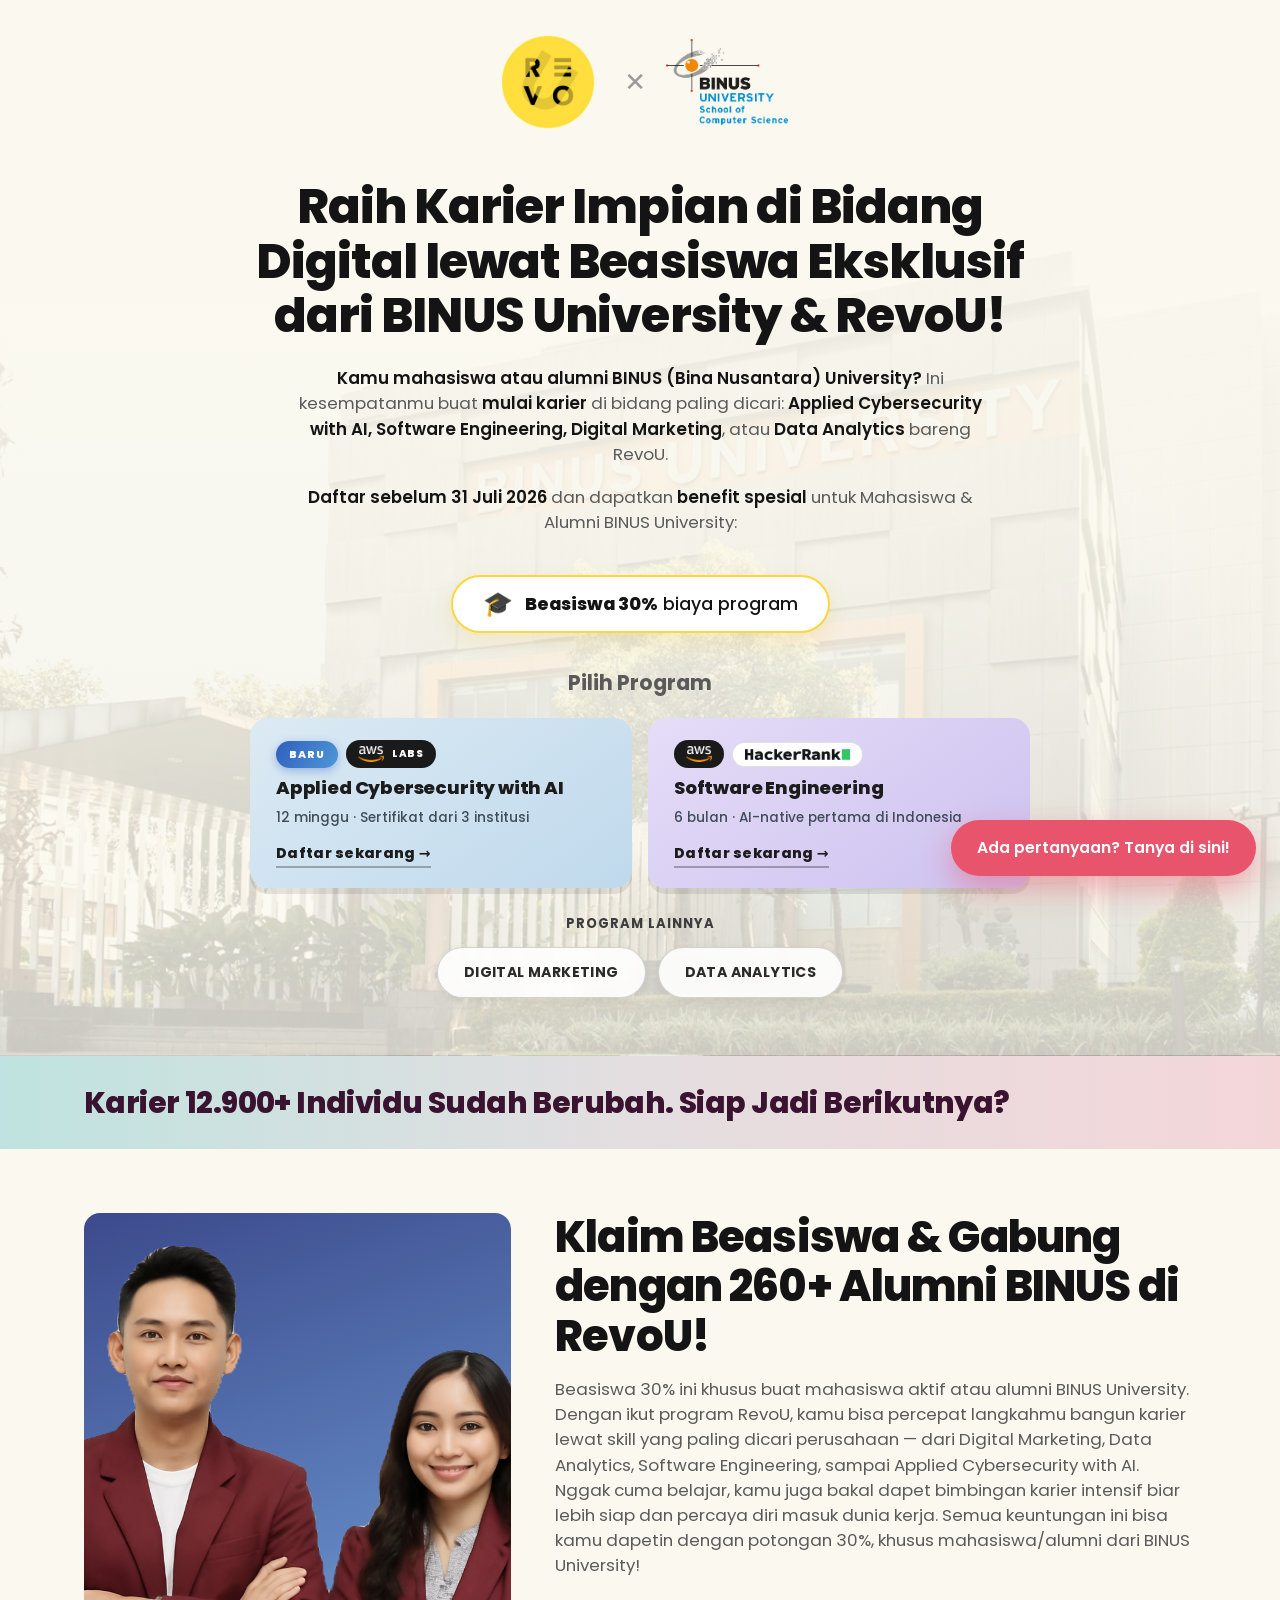
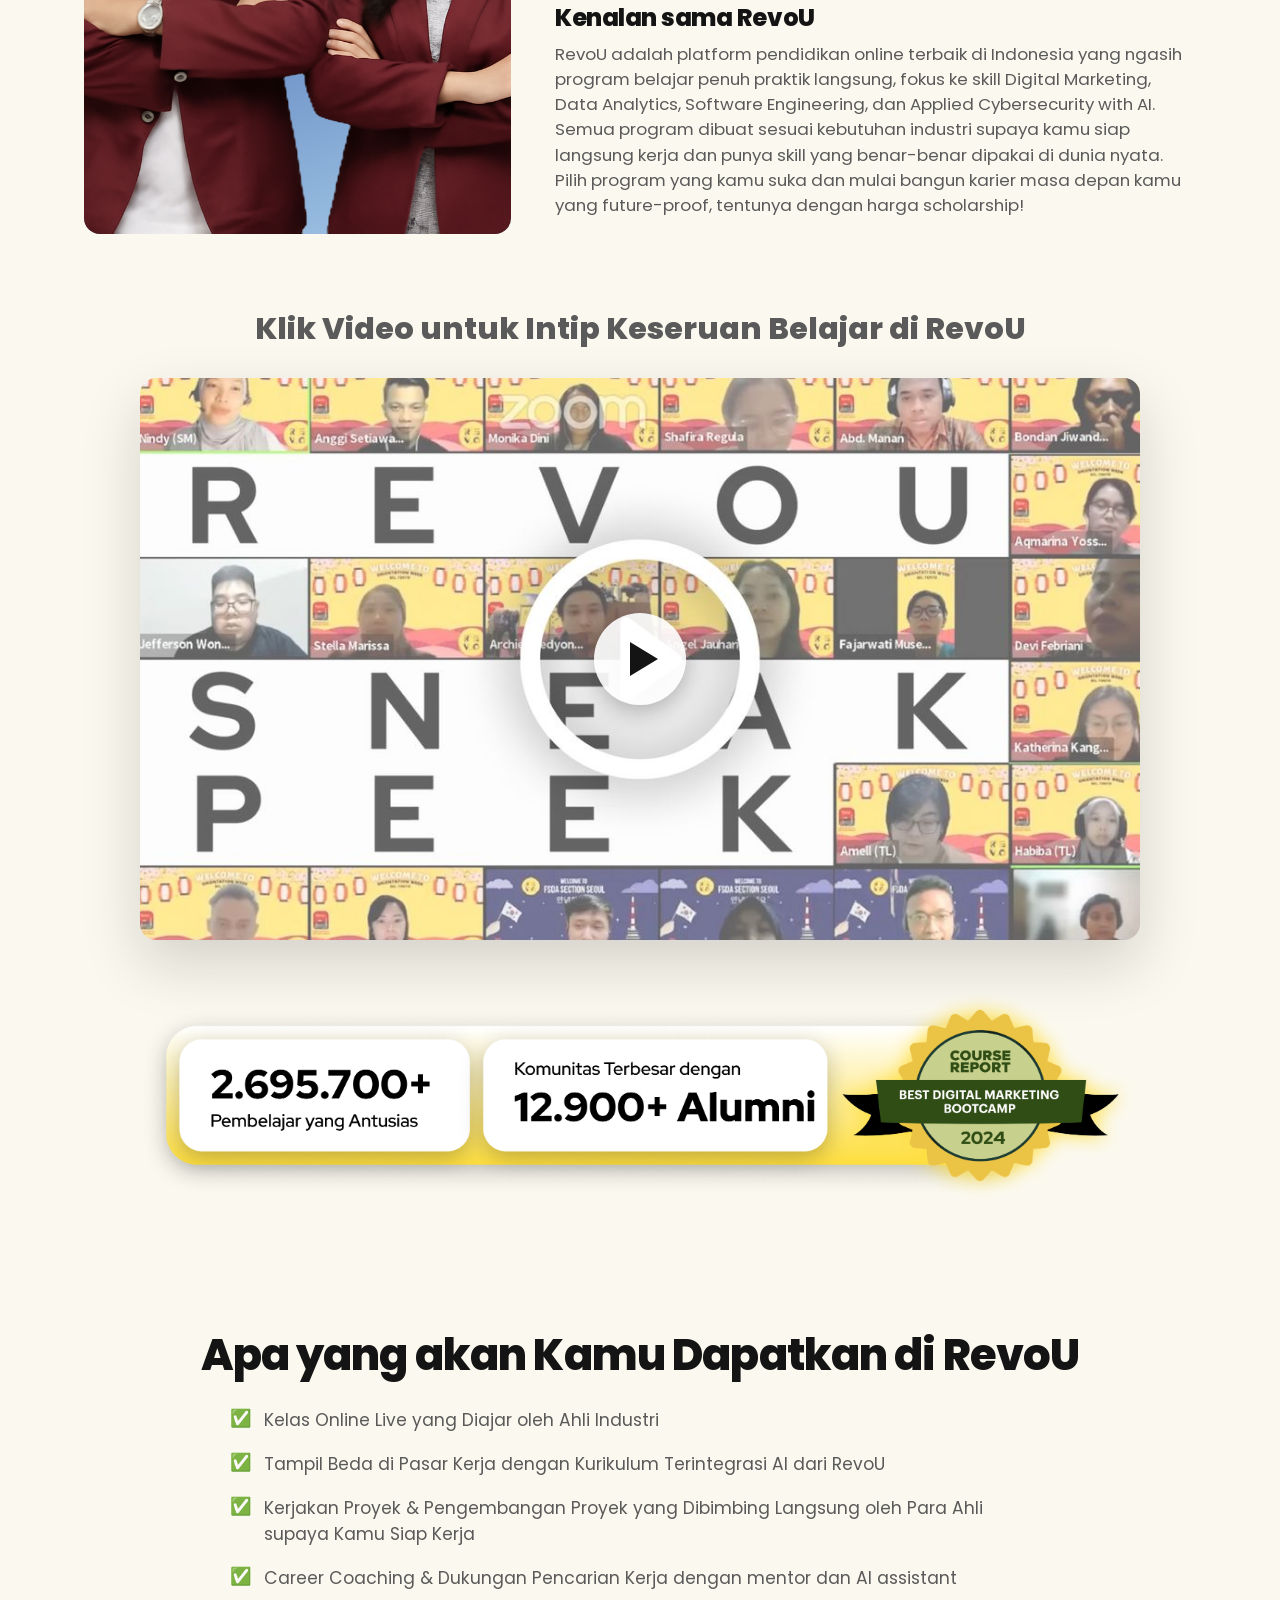
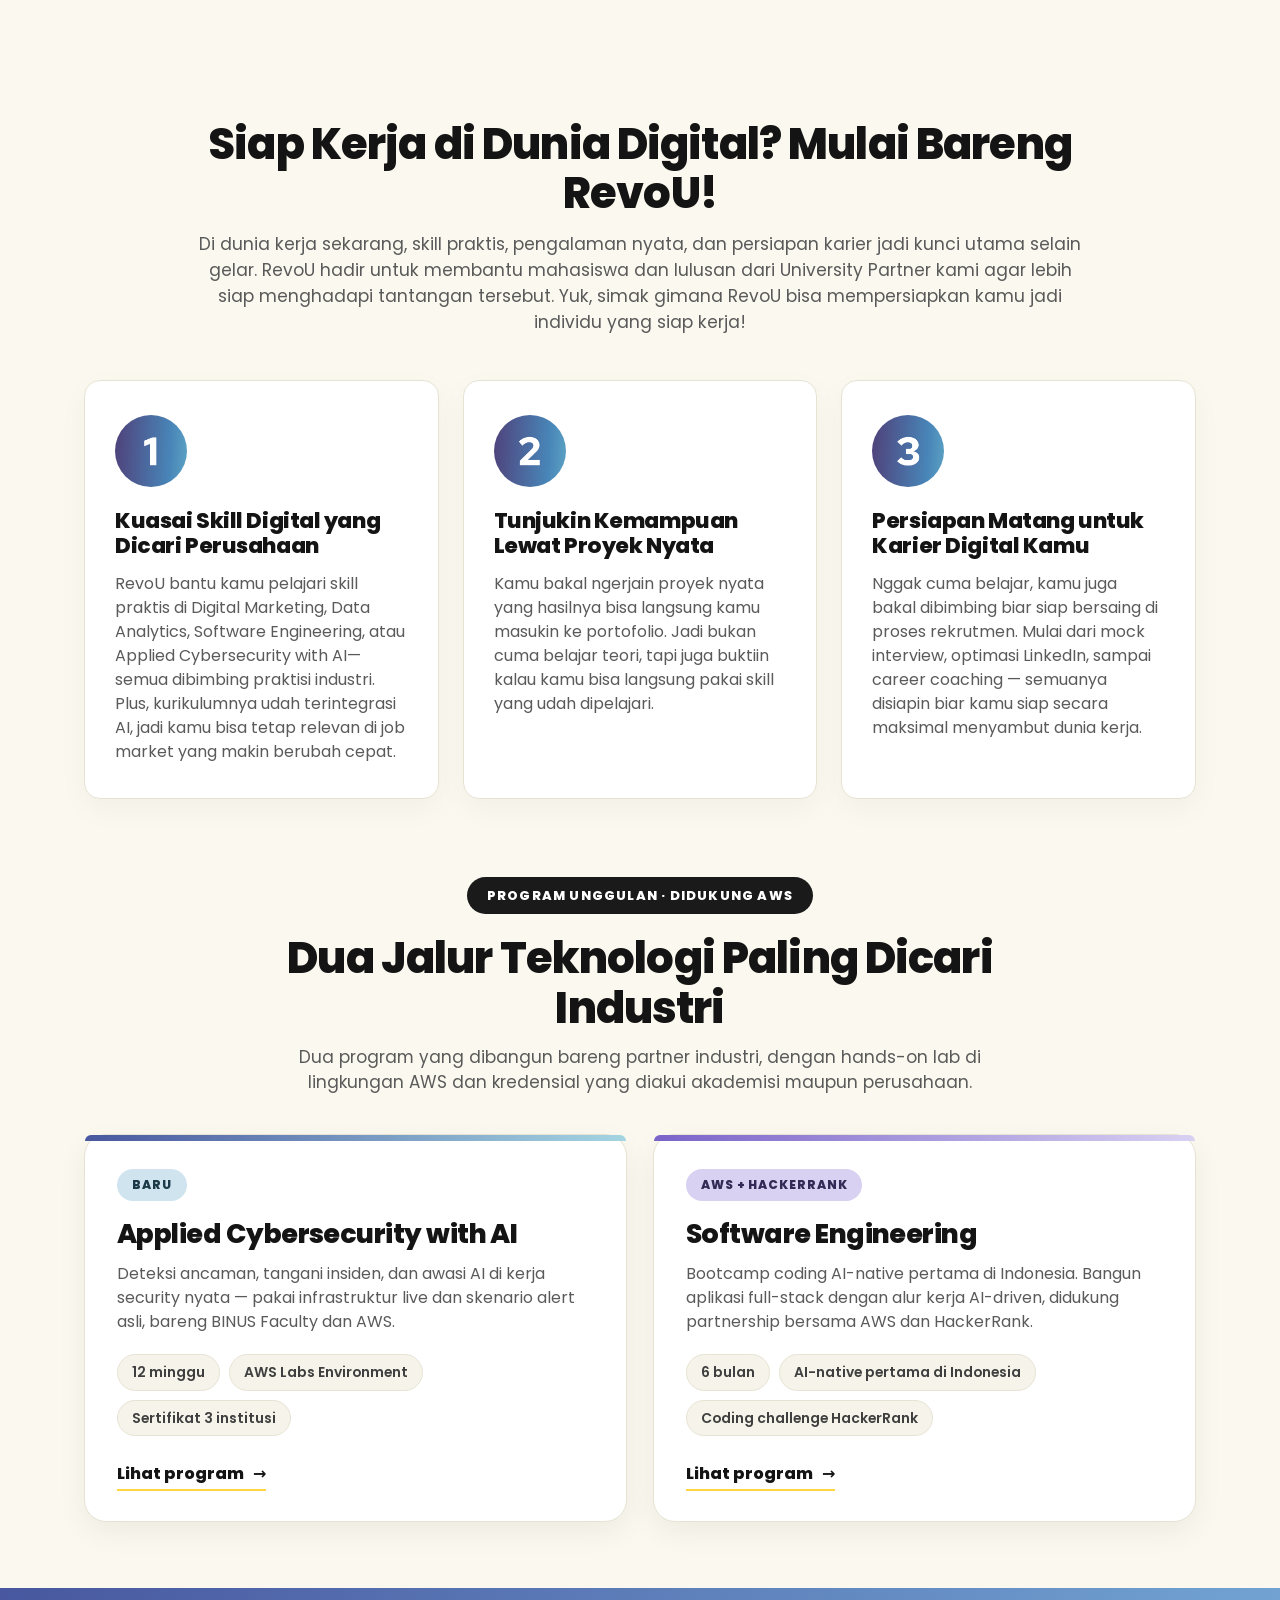
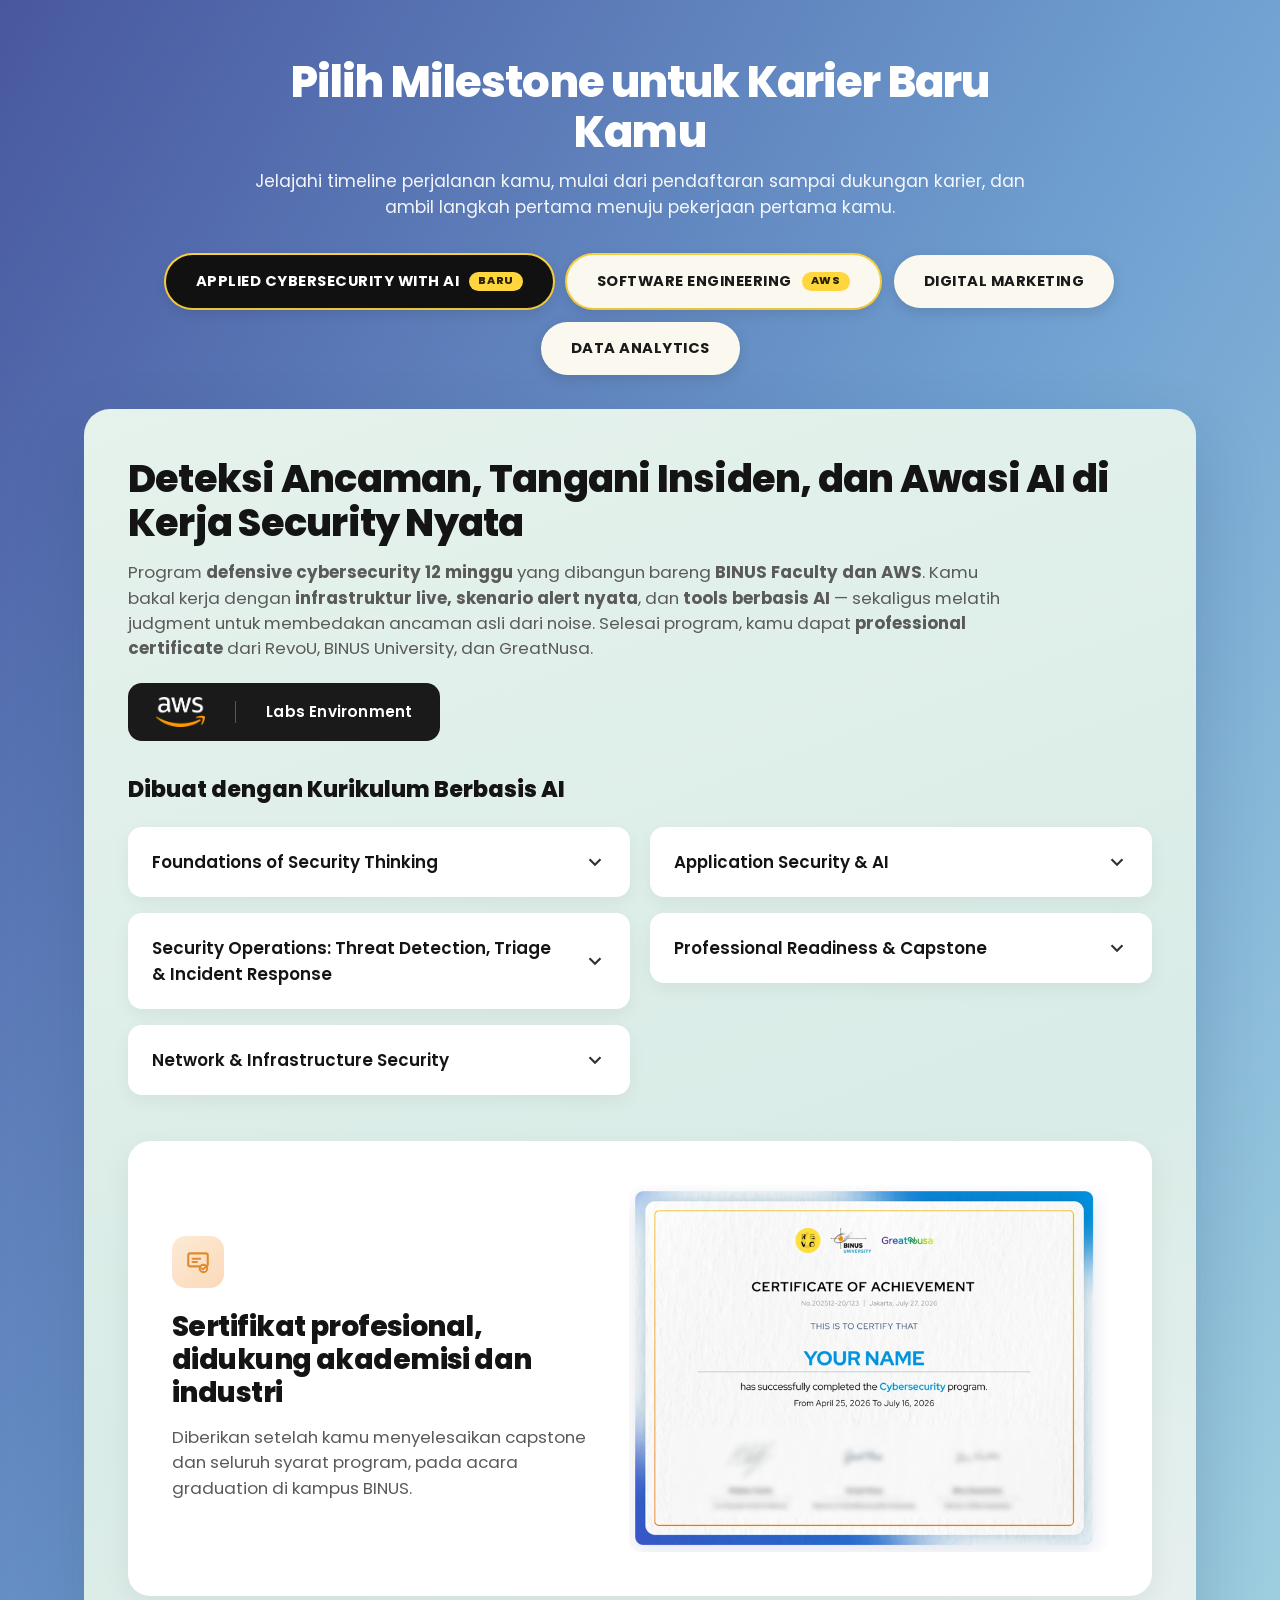
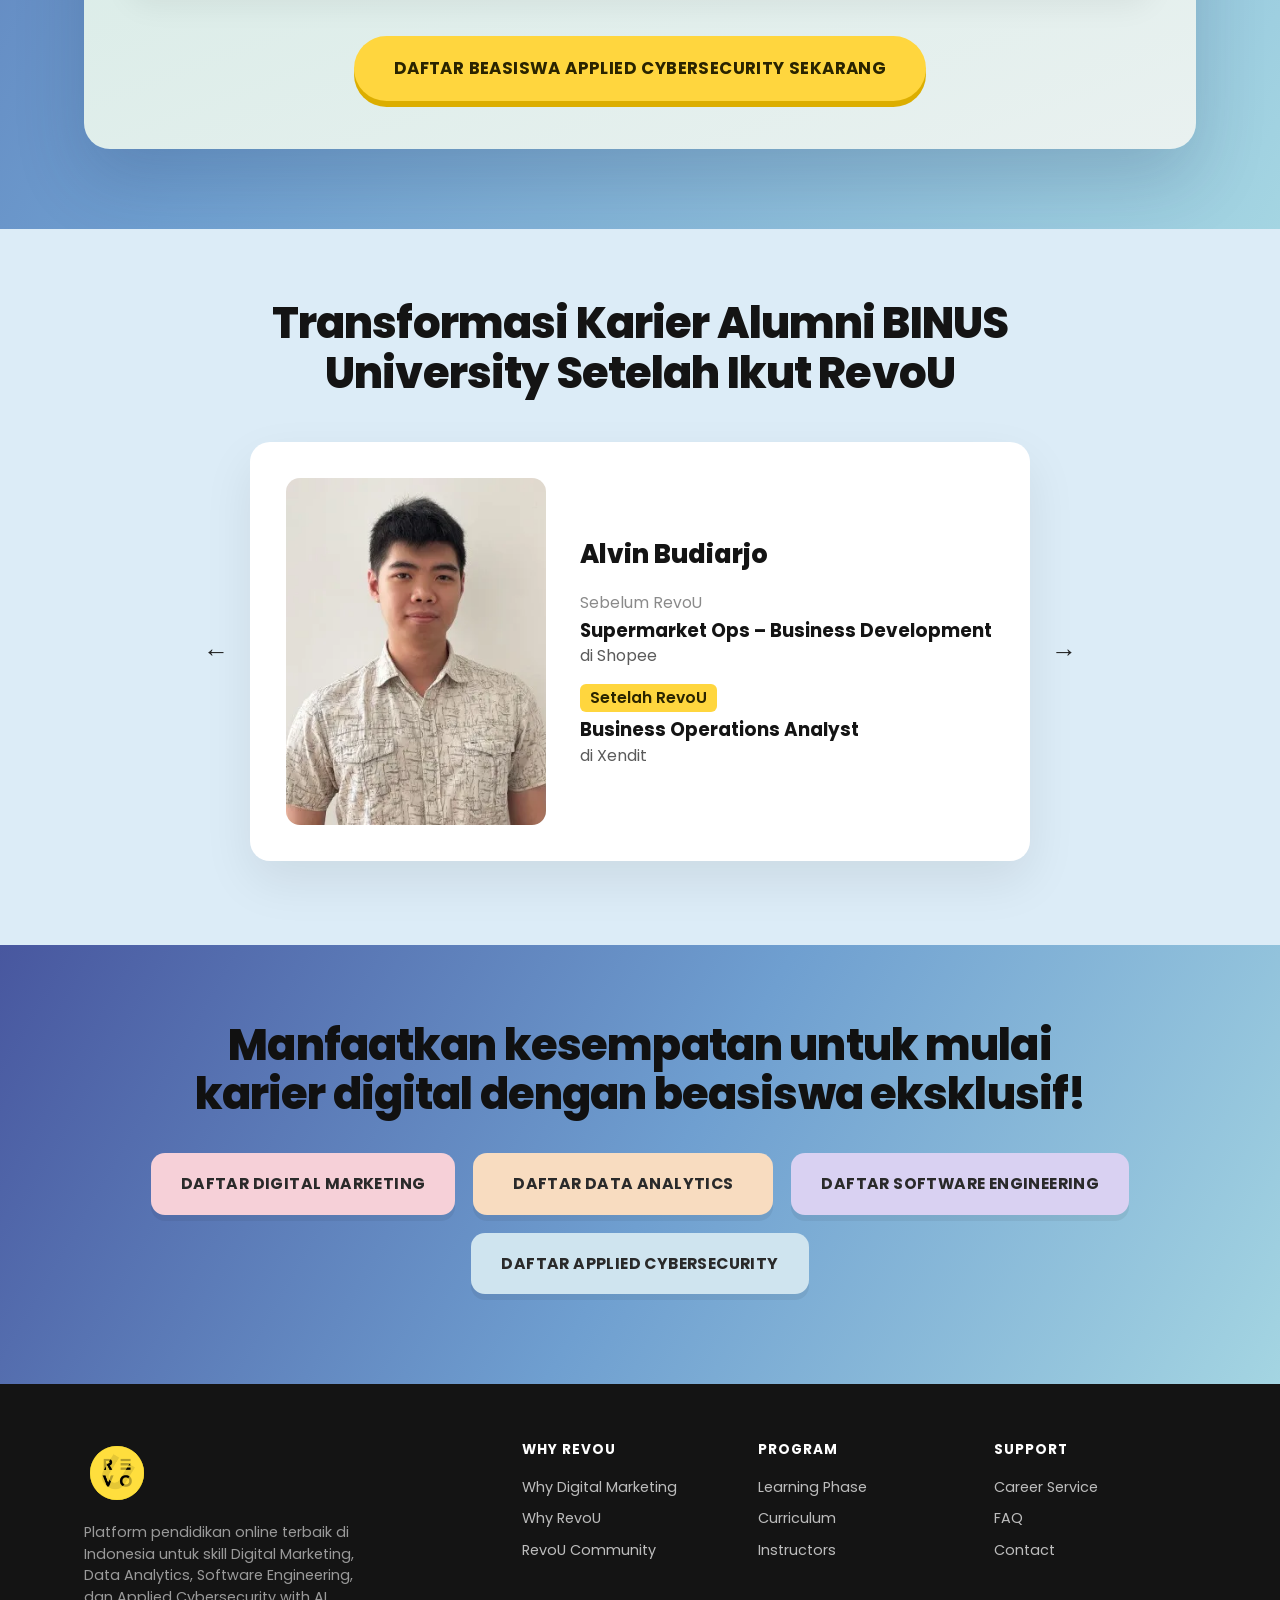
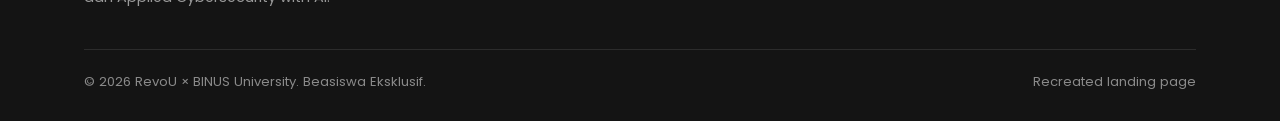
<file: index.html>
<!DOCTYPE html>
<html lang="id">
<head>
<meta charset="UTF-8">
<meta name="viewport" content="width=device-width, initial-scale=1.0">
<title>Beasiswa Eksklusif BINUS University untuk Karier Masa Depan</title>
<link rel="icon" type="image/png" href="images/revou-logo.png">
<link rel="apple-touch-icon" href="images/revou-logo.png">
<link rel="preconnect" href="https://fonts.googleapis.com">
<link rel="preconnect" href="https://fonts.gstatic.com" crossorigin>
<link href="https://fonts.googleapis.com/css2?family=Poppins:wght@400;500;600;700;800&display=swap" rel="stylesheet">
<!-- above-the-fold hero backdrop; as a CSS background it would otherwise not be
     discovered until the stylesheet is parsed and layout begins -->
<link rel="preload" as="image" href="images/BINUS%20Campus.jpg">
<style>
  :root{
    --cream:#fbf9ef;
    --ink:#141414;
    --muted:#5a5a5a;
    --pink:#f6d0d8;
    --peach:#f8dcc0;
    --purple:#d9d1f2;
    --sky:#cfe4ef;
    --red:#e8546b;
    --yellow:#ffd63e;
    --border:#e7e3d4;
    --blue-grad:linear-gradient(120deg,#48579f 0%,#6f9fd0 52%,#a4d5e2 100%);
    --mint-grad:linear-gradient(160deg,#e6f2ec 0%,#d9ece7 60%,#e9f1f0 100%);
    --radius:16px;
    --maxw:1160px;
  }
  *{box-sizing:border-box;margin:0;padding:0}
  html{scroll-behavior:smooth}
  body{font-family:'Poppins',system-ui,-apple-system,sans-serif;background:var(--cream);
    color:var(--ink);line-height:1.5;-webkit-font-smoothing:antialiased;overflow-x:hidden}
  .wrap{max-width:var(--maxw);margin:0 auto;padding:0 24px}
  h1,h2,h3{line-height:1.14;letter-spacing:-.02em}
  h1{font-size:clamp(2rem,4.2vw,3rem);font-weight:800}
  h2{font-size:clamp(1.7rem,3.6vw,2.7rem);font-weight:800}
  h3{font-size:clamp(1.2rem,2.2vw,1.9rem);font-weight:800}
  p{color:var(--muted)}
  .strong{color:var(--ink);font-weight:600}
  section{position:relative}

  /* ---- top logo bar ---- */
  .topbar{padding:26px 0 6px}
  .logos{display:flex;align-items:center;justify-content:center;gap:20px}
  .logo-revou-img{width:112px;height:112px;object-fit:contain;display:block}
  .logo-x{font-size:26px;color:#9a9a9a;font-weight:600}
  .logo-binus-img{height:86px;width:auto;object-fit:contain;display:block}

  /* ---- hero ----
     The campus sits behind the whole section as a faded backdrop, `cover` + bottom
     anchored so it spans the full width (`contain` left hard cream seams down both sides)
     and stays grounded on the section's baseline.
     The cream veil is what every piece of hero text is read against, and it is deliberately
     uneven: heaviest through the top half, where the h1 and the two lead paragraphs sit
     right over the BINUS sign, then thinner past 60% where the only things above the photo
     are the solid CTA cards. If you lighten it, check the borderless ghost buttons at the
     bottom and the sign showing through the paragraphs — those two fail first. */
  .hero{padding:36px 0 58px;text-align:center;background-color:var(--cream);
    background-image:linear-gradient(180deg,rgba(251,249,239,.94) 0%,rgba(251,249,239,.91) 40%,
      rgba(251,249,239,.84) 72%,rgba(251,249,239,.80) 100%),url("images/BINUS Campus.jpg");
    background-repeat:no-repeat,no-repeat;
    background-position:center,center bottom;
    background-size:100% 100%,cover}
  .hero-grid{display:block;max-width:880px;margin:0 auto}
  .hero-actions{margin-top:12px}
  .hero h1{margin-bottom:22px}
  .hero .lead{font-size:1.05rem;max-width:700px;margin:0 auto 18px}
  .benefits{list-style:none;margin:20px auto 6px;display:inline-grid;gap:12px;text-align:left}
  .benefits li{font-size:1.02rem;color:var(--muted);display:flex;gap:10px;align-items:flex-start}
  .benefits li b{color:var(--ink);font-weight:600}
  .hero-highlight{display:inline-flex;align-items:center;gap:12px;margin:22px auto 0;
    padding:15px 30px;border-radius:999px;background:#fff;border:2px solid var(--yellow);
    box-shadow:0 8px 22px rgba(220,174,0,.16);color:var(--ink);
    font-size:1.1rem;font-weight:500;line-height:1.3}
  .hero-highlight .hh-icon{font-size:1.5rem;line-height:1}
  .hero-highlight b{font-weight:800}
  .cta-label{font-weight:700;font-size:1.3rem;margin:34px 0 20px;text-align:center}
  .cta-stack{display:flex;flex-direction:row;flex-wrap:wrap;gap:16px;justify-content:center}

  /* ---- hero tiered CTAs ---- */
  .cta-primary{display:grid;grid-template-columns:1fr 1fr;gap:16px;max-width:780px;margin:0 auto}
  .btn-hero{display:flex;flex-direction:column;align-items:flex-start;gap:9px;text-align:left;
    text-decoration:none;color:#1c1c1c;padding:22px 26px 20px;border-radius:18px;
    box-shadow:0 6px 0 rgba(0,0,0,.09);transition:transform .12s ease,box-shadow .12s ease}
  .btn-hero:hover{transform:translateY(-2px);box-shadow:0 9px 0 rgba(0,0,0,.12)}
  .btn-hero:active{transform:translateY(2px);box-shadow:0 3px 0 rgba(0,0,0,.12)}
  .btn-hero.cs{background:linear-gradient(145deg,#dceaf4 0%,#bfd9ec 100%)}
  .btn-hero.se{background:linear-gradient(145deg,#e5ddf8 0%,#cdc1ef 100%)}
  .bh-tags{display:flex;align-items:center;gap:8px;flex-wrap:wrap}
  .bh-badge{background:linear-gradient(120deg,#2f5fbe 0%,#4f97d6 100%);color:#fff;font-size:.67rem;
    font-weight:800;letter-spacing:.9px;text-transform:uppercase;padding:6px 13px;border-radius:999px;
    line-height:1.4;box-shadow:0 3px 10px rgba(47,95,190,.38)}
  /* AWS mark is white-on-transparent, HackerRank is near-black — each needs its own chip tone */
  .bh-logo{display:inline-flex;align-items:center;gap:8px;border-radius:999px;padding:6px 12px;line-height:1}
  .bh-logo.dark{background:#1a1a1a}
  .bh-logo.light{background:#fff;border:1px solid rgba(0,0,0,.12)}
  .bh-logo img{width:auto;object-fit:contain;display:block}
  .bh-logo .lg-aws{height:16px}
  .bh-logo .lg-hr{height:11px}
  .bh-logo .lbl{color:#fff;font-size:.63rem;font-weight:800;letter-spacing:.8px;text-transform:uppercase}
  .bh-title{font-size:1.14rem;font-weight:800;line-height:1.2;letter-spacing:-.01em}
  .bh-meta{font-size:.85rem;font-weight:500;color:#3f4d59}
  .bh-go{margin-top:5px;font-size:.88rem;font-weight:800;letter-spacing:.3px;
    border-bottom:2px solid rgba(0,0,0,.28);padding-bottom:2px}
  .cta-sub{font-size:.82rem;font-weight:700;letter-spacing:1px;text-transform:uppercase;
    color:#3d3d3d;margin:26px 0 13px;text-align:center}
  .cta-secondary{display:flex;gap:12px;justify-content:center;flex-wrap:wrap}
  /* Secondary tier, but they sit over the campus photo — a bare outline disappears into the
     foliage, so they carry their own translucent fill. Kept flat and single-line so they stay
     visibly quieter than the gradient primary cards above. */
  .btn-ghost{text-decoration:none;font-family:inherit;font-weight:700;font-size:.88rem;
    letter-spacing:.4px;text-transform:uppercase;padding:14px 26px;border-radius:999px;
    background:rgba(255,255,255,.88);-webkit-backdrop-filter:blur(6px);backdrop-filter:blur(6px);
    border:1.5px solid rgba(20,20,20,.18);color:#2b2b2b;
    box-shadow:0 2px 8px rgba(0,0,0,.07);transition:.15s}
  .btn-ghost:hover{background:#fff;border-color:#1a1a1a;color:#111;
    box-shadow:0 4px 14px rgba(0,0,0,.12)}

  /* ---- buttons ---- */
  .btn{border:none;cursor:pointer;font-family:inherit;font-weight:700;font-size:.98rem;
    letter-spacing:.4px;padding:19px 30px;border-radius:14px;color:#2a2a2a;
    box-shadow:0 6px 0 rgba(0,0,0,.06);transition:transform .12s ease,box-shadow .12s ease;
    text-transform:uppercase;text-decoration:none;display:inline-block;text-align:center}
  .btn:hover{transform:translateY(-2px);box-shadow:0 9px 0 rgba(0,0,0,.08)}
  .btn:active{transform:translateY(2px);box-shadow:0 3px 0 rgba(0,0,0,.08)}
  .btn.pink{background:var(--pink)}
  .btn.peach{background:var(--peach)}
  .btn.purple{background:var(--purple)}
  .btn.sky{background:var(--sky)}
  .btn.yellow{background:var(--yellow);color:#2a2400;box-shadow:0 6px 0 #dcae00;font-size:1.05rem;padding:20px 40px;border-radius:40px}
  .btn.yellow:hover{box-shadow:0 9px 0 #dcae00}

  /* ---- stat bar ---- */
  .statbar{margin-top:0;padding:30px 24px;
    background:linear-gradient(90deg,#bfe3e0 0%,#e3dee0 48%,#f4d6d9 100%)}
  .statbar h2{color:#3a1330;text-align:left;font-size:clamp(1.2rem,2.3vw,2rem)}

  /* ---- claim + kenalan ---- */
  .block{padding:64px 0}
  .claim-grid{display:grid;grid-template-columns:.8fr 1.2fr;gap:44px;align-items:stretch}
  .claim-visual{position:relative;border-radius:var(--radius);overflow:hidden;min-height:460px;
    background:linear-gradient(160deg,#3c4a8c 0%,#5f83be 55%,#a6cbe8 100%);
    display:flex;align-items:flex-end;justify-content:center}
  .claim-visual img{width:100%;height:100%;object-fit:cover;object-position:center bottom;display:block}
  .claim-text h2{margin-bottom:16px}
  .claim-text p{font-size:1.05rem;margin-bottom:16px}
  .claim-text h3.sub{font-size:1.5rem;margin:26px 0 10px}

  .video-block{padding:8px 0 64px}
  .video-head{text-align:center;font-size:clamp(1.4rem,2.4vw,1.9rem);font-weight:800;margin:0 0 26px}
  .video{position:relative;width:100%;max-width:1000px;margin:0 auto;aspect-ratio:16/9;border-radius:var(--radius);
    background-size:cover;background-position:center;box-shadow:0 24px 60px rgba(0,0,0,.16);
    display:flex;align-items:center;justify-content:center}
  .play{width:92px;height:92px;border-radius:50%;background:rgba(255,255,255,.9);
    display:flex;align-items:center;justify-content:center;box-shadow:0 8px 24px rgba(0,0,0,.2)}
  .play::after{content:"";border-left:28px solid var(--ink);border-top:17px solid transparent;
    border-bottom:17px solid transparent;margin-left:8px}
  .stats-banner{width:100%;max-width:1000px;height:auto;display:block;margin:48px auto 0}

  /* ---- checklist ---- */
  .get{text-align:center}
  .get h2{margin-bottom:26px}
  .checks{list-style:none;display:grid;gap:16px;max-width:820px;margin:0 auto;text-align:left}
  .checks li{display:flex;gap:12px;align-items:flex-start;font-size:1.08rem;color:var(--muted)}
  .checks li span.tx{padding-top:2px}

  /* ---- feature cards ---- */
  .ready{text-align:center}
  .ready .intro{max-width:900px;margin:0 auto}
  .ready .intro p{font-size:1.08rem;margin-top:14px}
  .cards{display:grid;grid-template-columns:repeat(3,1fr);gap:24px;margin-top:44px;text-align:left}
  .card{background:#fff;border:1px solid var(--border);border-radius:var(--radius);
    padding:34px 30px;box-shadow:0 10px 30px rgba(0,0,0,.04)}
  .num-img{width:72px;height:72px;border-radius:50%;object-fit:cover;display:block;margin-bottom:22px}
  .card h3{font-size:1.35rem;margin-bottom:14px}
  .card p{font-size:1rem}

  /* ---- featured programs ---- */
  .featured{padding:14px 0 66px}
  .feat-head{text-align:center;max-width:760px;margin:0 auto 38px}
  .feat-eyebrow{display:inline-block;background:#1a1a1a;color:#fff;font-size:.8rem;font-weight:800;
    letter-spacing:1.2px;text-transform:uppercase;padding:9px 20px;border-radius:999px;margin-bottom:20px}
  .feat-head p{font-size:1.06rem;margin-top:12px}
  .feat-grid{display:grid;grid-template-columns:1fr 1fr;gap:26px;align-items:stretch}
  .feat-card{position:relative;display:flex;flex-direction:column;background:#fff;border-radius:22px;
    padding:34px 32px 30px;border:1px solid var(--border);box-shadow:0 10px 30px rgba(0,0,0,.06);
    transition:transform .16s ease,box-shadow .16s ease}
  .feat-card:hover{transform:translateY(-4px);box-shadow:0 18px 42px rgba(0,0,0,.10)}
  .feat-card::before{content:"";position:absolute;inset:0 0 auto;height:6px;
    border-radius:22px 22px 0 0}
  .feat-card.cs::before{background:linear-gradient(90deg,#48579f,#a4d5e2)}
  .feat-card.se::before{background:linear-gradient(90deg,#7a63c9,#d9d1f2)}
  .feat-badge{align-self:flex-start;font-size:.76rem;font-weight:800;letter-spacing:.9px;
    text-transform:uppercase;padding:7px 15px;border-radius:999px;margin-bottom:18px}
  .feat-card.cs .feat-badge{background:var(--sky);color:#1d3a49}
  .feat-card.se .feat-badge{background:var(--purple);color:#332a55}
  .feat-card h3{font-size:clamp(1.35rem,2.1vw,1.7rem);margin-bottom:12px}
  .feat-desc{font-size:1rem;margin-bottom:20px}
  .feat-facts{list-style:none;display:flex;flex-wrap:wrap;gap:9px;margin-bottom:26px}
  .feat-facts li{background:#f6f4ea;border:1px solid var(--border);color:#3f3f3f;font-size:.87rem;
    font-weight:600;padding:7px 14px;border-radius:999px}
  .feat-link{margin-top:auto;align-self:flex-start;display:inline-flex;align-items:center;gap:9px;
    font-weight:800;font-size:1rem;color:var(--ink);text-decoration:none;
    border-bottom:2px solid var(--yellow);padding-bottom:3px}
  .feat-link span{transition:transform .16s ease}
  .feat-link:hover span{transform:translateX(5px)}

  /* ---- milestone (blue) ---- */
  .milestone{background:var(--blue-grad);padding:70px 0 80px}
  .milestone .head{text-align:center;max-width:820px;margin:0 auto 34px;color:#fff}
  .milestone .head h2{color:#fff}
  .milestone .head p{color:rgba(255,255,255,.92);font-size:1.08rem;margin-top:12px}
  .tabs{display:flex;flex-wrap:wrap;gap:14px;justify-content:center;margin-bottom:34px}
  .tab{border:none;background:#fbf9ef;font-family:inherit;font-weight:700;cursor:pointer;
    padding:16px 30px;border-radius:44px;font-size:.92rem;letter-spacing:.5px;text-transform:uppercase;
    color:#1a1a1a;transition:.15s;box-shadow:0 4px 14px rgba(0,0,0,.12)}
  .tab{display:inline-flex;align-items:center;gap:10px}
  .tab.active{background:#111;color:#fff}
  .tab .tag{font-size:.68rem;font-weight:800;letter-spacing:.6px;padding:4px 9px;border-radius:999px;
    background:var(--yellow);color:#2a2400;line-height:1}
  .tab.featured{box-shadow:0 4px 14px rgba(0,0,0,.12),0 0 0 2px var(--yellow)}
  .program-panel{background:var(--mint-grad);border-radius:26px;padding:48px 44px;
    box-shadow:0 30px 70px rgba(30,50,90,.2)}
  .panel{display:none}
  .panel.active{display:block;animation:fade .3s ease}
  @keyframes fade{from{opacity:0;transform:translateY(8px)}to{opacity:1;transform:none}}
  .panel h3.p-title{font-size:clamp(1.6rem,3vw,2.4rem);margin-bottom:16px}
  .panel .p-desc{font-size:1.05rem;max-width:900px}
  .panel .badge-line{font-size:1.4rem;font-weight:800;margin:32px 0 20px}

  /* ---- accordion (2-col) ---- */
  .acc-cols{display:grid;grid-template-columns:1fr 1fr;gap:20px;align-items:start}
  .acc-col{display:flex;flex-direction:column;gap:16px}
  .acc-item{background:#fff;border-radius:14px;overflow:hidden;box-shadow:0 6px 18px rgba(0,0,0,.05)}
  .acc-item.open{background:linear-gradient(120deg,#eafaf1 0%,#f7e5ee 60%,#fce3ea 100%)}
  .acc-head{width:100%;text-align:left;background:none;border:none;font-family:inherit;
    font-weight:600;font-size:1.05rem;padding:22px 24px;cursor:pointer;display:flex;
    justify-content:space-between;align-items:center;gap:16px;color:var(--ink)}
  .acc-item.open .acc-head{color:#e8547f;font-weight:700}
  .chev{flex:0 0 auto;transition:transform .25s;color:#333}
  .acc-item.open .chev{transform:rotate(180deg);color:#e8547f}
  .acc-body{max-height:0;overflow:hidden;transition:max-height .3s ease}
  .acc-body .inner{padding:0 24px 22px;color:#4a4a4a;font-size:1rem}
  .acc-body .inner ul{margin:2px 0 0 18px}
  .acc-body .inner li{margin-bottom:8px}

  .timeline-head{font-size:1.6rem;font-weight:800;margin:46px 0 22px}
  .timeline-img{width:100%;max-width:1000px;height:auto;display:block;margin:0 auto;border-radius:12px}
  /* Each partner gets its own chip tone: AWS is white-on-transparent, HackerRank is near-black */
  .partner-logos{display:inline-flex;gap:12px;align-items:center;flex-wrap:wrap;margin-top:22px}
  .partner-logos .chip{display:inline-flex;gap:30px;align-items:center;
    padding:14px 28px;border-radius:14px}
  .partner-logos .chip.dark{background:#1a1a1a}
  .partner-logos .chip.light{background:#fff;border:1px solid rgba(0,0,0,.12)}
  .partner-logos img{height:30px;width:auto;object-fit:contain;display:block}
  .partner-logos .lg-hr{height:20px}
  .partner-note{color:#fff;font-weight:600;font-size:.95rem;letter-spacing:.2px;
    padding-left:30px;border-left:1px solid rgba(255,255,255,.28)}
  .panel-cta{text-align:center;margin-top:40px}

  /* ---- certificate showcase ---- */
  .cert-showcase{display:grid;grid-template-columns:1fr 1.15fr;gap:40px;align-items:center;
    background:#fff;border-radius:22px;padding:44px;margin-top:46px;
    box-shadow:0 10px 30px rgba(0,0,0,.06)}
  .cert-icon{width:52px;height:52px;border-radius:14px;display:flex;align-items:center;
    justify-content:center;background:linear-gradient(140deg,#fdead6 0%,#fbd9b8 100%);
    color:#e08c2e;margin-bottom:22px}
  .cert-copy h4{font-size:clamp(1.3rem,2.2vw,1.75rem);font-weight:800;line-height:1.18;
    letter-spacing:-.02em;margin-bottom:16px;color:var(--ink)}
  .cert-copy p{font-size:1.05rem;color:var(--muted)}
  .cert-visual img{width:100%;height:auto;display:block;border-radius:12px}

  /* ---- testimonials ---- */
  .testi{background:#dcecf7;padding:70px 0 84px}
  .testi h2{text-align:center;max-width:860px;margin:0 auto 44px}
  .carousel{max-width:900px;margin:0 auto;display:flex;align-items:center;gap:8px}
  .car-btn{flex:0 0 auto;width:52px;height:52px;border-radius:50%;border:none;background:transparent;
    cursor:pointer;font-size:1.6rem;color:#222;display:flex;align-items:center;justify-content:center}
  .car-btn:hover{background:rgba(0,0,0,.06)}
  .car-window{flex:1;position:relative;min-height:340px}
  .slide{display:none;background:#fff;border-radius:20px;padding:36px;
    box-shadow:0 20px 50px rgba(0,0,0,.08);grid-template-columns:260px 1fr;gap:34px;align-items:center}
  .slide.active{display:grid;animation:fade .3s ease}
  .slide .avatar-img{width:100%;aspect-ratio:3/4;border-radius:14px;object-fit:cover;object-position:top;display:block}
  .slide .t-name{font-size:1.6rem;font-weight:800;margin-bottom:18px}
  .t-label{font-size:.98rem;color:#8a8a8a;margin-bottom:2px}
  .t-label.after{background:var(--yellow);color:#2a2400;display:inline-block;padding:2px 10px;
    border-radius:6px;font-weight:600;margin:16px 0 4px}
  .t-role{font-size:1.15rem;font-weight:700;color:var(--ink)}
  .t-at{font-size:1rem;color:var(--muted)}

  /* ---- final cta ---- */
  .final{background:var(--blue-grad);padding:76px 0 90px;text-align:center}
  .final h2{max-width:900px;margin:0 auto 34px;color:#111}
  .final .cta-row{display:flex;flex-wrap:wrap;gap:18px;justify-content:center}
  .final .btn{min-width:300px}

  /* ---- footer ---- */
  footer{background:#141414;color:#cfcfcf;padding:56px 0 30px;font-size:.9rem}
  .foot-grid{display:grid;grid-template-columns:2fr 1fr 1fr 1fr;gap:34px}
  footer h4{color:#fff;font-size:.85rem;letter-spacing:1px;text-transform:uppercase;margin-bottom:16px}
  footer a{color:#bdbdbd;text-decoration:none;display:block;margin-bottom:10px}
  footer a:hover{color:#fff}
  .foot-logo-img{width:66px;height:66px;object-fit:contain;display:block;margin-bottom:16px}
  .foot-bottom{border-top:1px solid #2c2c2c;margin-top:40px;padding-top:22px;
    display:flex;justify-content:space-between;flex-wrap:wrap;gap:12px;color:#8a8a8a;font-size:.82rem}

  /* ---- whatsapp float ---- */
  .wa{position:fixed;right:24px;bottom:24px;z-index:50;background:var(--red);color:#fff;
    border-radius:40px;padding:16px 26px;font-weight:600;box-shadow:0 12px 30px rgba(232,84,107,.45);
    text-decoration:none;font-size:.98rem}
  .wa:hover{filter:brightness(1.05)}

  @media(max-width:920px){
    /* on a phone the hero is tall and narrow, so `contain` would shrink the campus to a
       thin strip along the bottom. Oversize it and crop the sides instead, biased to 58%
       across so the crop stays centred on the entrance and the sign rather than the wall. */
    .hero{background-size:100% 100%,190% auto;background-position:center,58% bottom}
    .claim-grid{grid-template-columns:1fr;gap:26px}
    .claim-visual{min-height:360px}
    .cards{grid-template-columns:1fr}
    .acc-cols{grid-template-columns:1fr}
    .feat-grid{grid-template-columns:1fr}
    .cert-showcase{grid-template-columns:1fr;gap:28px;padding:32px 24px;text-align:center}
    .cert-icon{margin-left:auto;margin-right:auto}
    .program-panel{padding:34px 22px}
    .slide.active{grid-template-columns:1fr;text-align:center}
    .slide .avatar-img{max-width:220px;margin:0 auto}
    .foot-grid{grid-template-columns:1fr 1fr}
  }
  @media(max-width:560px){
    .hero-highlight{padding:13px 22px;font-size:1rem;border-radius:20px}
    .cta-primary{grid-template-columns:1fr}
    .btn-ghost{width:100%;text-align:center}
    .cta-stack{max-width:100%}
    .feat-card{padding:28px 22px 26px}
    .tab{padding:14px 20px;font-size:.84rem}
    .cert-showcase{padding:26px 18px}
    .final .btn{width:100%;min-width:0}
    .foot-grid{grid-template-columns:1fr}
  }
</style>
</head>
<body>

<!-- TOP LOGO BAR -->
<header class="topbar">
  <div class="wrap logos">
    <img src="images/revou-logo.png" alt="RevoU" class="logo-revou-img">
    <span class="logo-x">✕</span>
    <img src="images/Binus SoC.png" alt="BINUS University — School of Computer Science" class="logo-binus-img">
  </div>
</header>

<!-- HERO -->
<section class="hero">
  <div class="wrap hero-grid">
    <div class="hero-copy">
      <h1>Raih Karier Impian di Bidang Digital lewat Beasiswa Eksklusif dari BINUS University &amp; RevoU!</h1>
      <p class="lead"><span class="strong">Kamu mahasiswa atau alumni BINUS (Bina Nusantara) University?</span>
        Ini kesempatanmu buat <span class="strong">mulai karier</span> di bidang paling dicari:
        <span class="strong">Applied Cybersecurity with AI, Software Engineering, Digital Marketing</span>,
        atau <span class="strong">Data Analytics</span> bareng RevoU.</p>
      <p class="lead"><span class="strong">Daftar sebelum 31 Juli 2026</span> dan dapatkan
        <span class="strong">benefit spesial</span> untuk Mahasiswa &amp; Alumni BINUS University:</p>
      <p class="hero-highlight"><span class="hh-icon" aria-hidden="true">🎓</span><span><b>Beasiswa 30%</b> biaya program</span></p>
    </div>
    <div class="hero-actions">
      <p class="cta-label">Pilih Program</p>
      <div class="cta-primary">
        <a href="https://www.revou.co/binus-applied-cybersecurity?utm_ops=teaser" target="_blank" rel="noopener" class="btn-hero cs">
          <span class="bh-tags">
            <span class="bh-badge">Baru</span>
            <span class="bh-logo dark"><img src="images/aws-logo.png" alt="AWS" class="lg-aws"><span class="lbl">Labs</span></span>
          </span>
          <span class="bh-title">Applied Cybersecurity with AI</span>
          <span class="bh-meta">12 minggu · Sertifikat dari 3 institusi</span>
          <span class="bh-go">Daftar sekarang →</span>
        </a>
        <a href="https://revou-fsse.paperform.co/?o=binus" target="_blank" rel="noopener" class="btn-hero se">
          <span class="bh-tags">
            <span class="bh-logo dark"><img src="images/aws-logo.png" alt="AWS" class="lg-aws"></span>
            <span class="bh-logo light"><img src="images/hackerrank-logo.png" alt="HackerRank" class="lg-hr"></span>
          </span>
          <span class="bh-title">Software Engineering</span>
          <span class="bh-meta">6 bulan · AI-native pertama di Indonesia</span>
          <span class="bh-go">Daftar sekarang →</span>
        </a>
      </div>
      <p class="cta-sub">Program lainnya</p>
      <div class="cta-secondary">
        <a href="https://fsdm-fb.paperform.co/?o=binus" target="_blank" rel="noopener" class="btn-ghost">Digital Marketing</a>
        <a href="https://revou-fsda.paperform.co/?o=binus" target="_blank" rel="noopener" class="btn-ghost">Data Analytics</a>
      </div>
    </div>
  </div>
</section>

<!-- STAT BAR -->
<section class="statbar">
  <div class="wrap"><h2>Karier 12.900+ Individu Sudah Berubah. Siap Jadi Berikutnya?</h2></div>
</section>

<!-- CLAIM + KENALAN + VIDEO -->
<section class="block">
  <div class="wrap">
    <div class="claim-grid">
      <div class="claim-visual">
        <img src="images/hero-students.png" alt="Mahasiswa &amp; Alumni BINUS University">
      </div>
      <div class="claim-text">
        <h2>Klaim Beasiswa &amp; Gabung dengan 260+ Alumni BINUS di RevoU!</h2>
        <p>Beasiswa 30% ini khusus buat mahasiswa aktif atau alumni BINUS University. Dengan ikut program
          RevoU, kamu bisa percepat langkahmu bangun karier lewat skill yang paling dicari perusahaan — dari
          Digital Marketing, Data Analytics, Software Engineering, sampai Applied Cybersecurity with AI. Nggak
          cuma belajar, kamu juga bakal
          dapet bimbingan karier intensif biar lebih siap dan percaya diri masuk dunia kerja. Semua keuntungan
          ini bisa kamu dapetin dengan potongan 30%, khusus mahasiswa/alumni dari BINUS University!</p>
        <h3 class="sub">Kenalan sama RevoU</h3>
        <p>RevoU adalah platform pendidikan online terbaik di Indonesia yang ngasih program belajar penuh
          praktik langsung, fokus ke skill Digital Marketing, Data Analytics, Software Engineering, dan Applied
          Cybersecurity with AI. Semua
          program dibuat sesuai kebutuhan industri supaya kamu siap langsung kerja dan punya skill yang
          benar-benar dipakai di dunia nyata. Pilih program yang kamu suka dan mulai bangun karier masa depan
          kamu yang future-proof, tentunya dengan harga scholarship!</p>
      </div>
    </div>
  </div>
</section>

<!-- VIDEO + STATS -->
<section class="video-block">
  <div class="wrap">
    <p class="video-head">Klik Video untuk Intip Keseruan Belajar di RevoU</p>
    <div class="video" style="background-image:url('images/video-thumbnail.jpeg')"
         role="img" aria-label="Klik video untuk intip keseruan belajar di RevoU">
      <span class="play"></span>
    </div>
    <img src="images/stats-banner-desktop.png" class="stats-banner"
         alt="2.695.700+ pembelajar, 12.900+ alumni — Best Digital Marketing Bootcamp 2024">
  </div>
</section>

<!-- WHAT YOU GET -->
<section class="block get">
  <div class="wrap">
    <h2>Apa yang akan Kamu Dapatkan di RevoU</h2>
    <ul class="checks">
      <li>✅ <span class="tx">Kelas Online Live yang Diajar oleh Ahli Industri</span></li>
      <li>✅ <span class="tx">Tampil Beda di Pasar Kerja dengan Kurikulum Terintegrasi AI dari RevoU</span></li>
      <li>✅ <span class="tx">Kerjakan Proyek &amp; Pengembangan Proyek yang Dibimbing Langsung oleh Para Ahli supaya Kamu Siap Kerja</span></li>
      <li>✅ <span class="tx">Career Coaching &amp; Dukungan Pencarian Kerja dengan mentor dan AI assistant</span></li>
    </ul>
  </div>
</section>

<!-- READY / CARDS -->
<section class="block ready">
  <div class="wrap">
    <div class="intro">
      <h2>Siap Kerja di Dunia Digital? Mulai Bareng RevoU!</h2>
      <p>Di dunia kerja sekarang, skill praktis, pengalaman nyata, dan persiapan karier jadi kunci utama
        selain gelar. RevoU hadir untuk membantu mahasiswa dan lulusan dari University Partner kami agar lebih
        siap menghadapi tantangan tersebut. Yuk, simak gimana RevoU bisa mempersiapkan kamu jadi individu yang
        siap kerja!</p>
    </div>
    <div class="cards">
      <div class="card">
        <img src="images/card1.png" alt="1" class="num-img">
        <h3>Kuasai Skill Digital yang Dicari Perusahaan</h3>
        <p>RevoU bantu kamu pelajari skill praktis di Digital Marketing, Data Analytics, Software Engineering,
          atau Applied Cybersecurity with AI—semua dibimbing praktisi industri. Plus, kurikulumnya udah
          terintegrasi AI, jadi kamu
          bisa tetap relevan di job market yang makin berubah cepat.</p>
      </div>
      <div class="card">
        <img src="images/card2.png" alt="2" class="num-img">
        <h3>Tunjukin Kemampuan Lewat Proyek Nyata</h3>
        <p>Kamu bakal ngerjain proyek nyata yang hasilnya bisa langsung kamu masukin ke portofolio. Jadi bukan
          cuma belajar teori, tapi juga buktiin kalau kamu bisa langsung pakai skill yang udah dipelajari.</p>
      </div>
      <div class="card">
        <img src="images/card3.png" alt="3" class="num-img">
        <h3>Persiapan Matang untuk Karier Digital Kamu</h3>
        <p>Nggak cuma belajar, kamu juga bakal dibimbing biar siap bersaing di proses rekrutmen. Mulai dari
          mock interview, optimasi LinkedIn, sampai career coaching — semuanya disiapin biar kamu siap secara
          maksimal menyambut dunia kerja.</p>
      </div>
    </div>
  </div>
</section>

<!-- FEATURED PROGRAMS -->
<section class="featured">
  <div class="wrap">
    <div class="feat-head">
      <span class="feat-eyebrow">Program Unggulan · Didukung AWS</span>
      <h2>Dua Jalur Teknologi Paling Dicari Industri</h2>
      <p>Dua program yang dibangun bareng partner industri, dengan hands-on lab di lingkungan AWS dan
        kredensial yang diakui akademisi maupun perusahaan.</p>
    </div>
    <div class="feat-grid">
      <article class="feat-card cs">
        <span class="feat-badge">Baru</span>
        <h3>Applied Cybersecurity with AI</h3>
        <p class="feat-desc">Deteksi ancaman, tangani insiden, dan awasi AI di kerja security nyata — pakai
          infrastruktur live dan skenario alert asli, bareng BINUS Faculty dan AWS.</p>
        <ul class="feat-facts">
          <li>12 minggu</li>
          <li>AWS Labs Environment</li>
          <li>Sertifikat 3 institusi</li>
        </ul>
        <a href="#program" class="feat-link" data-goto="cs">Lihat program <span aria-hidden="true">→</span></a>
      </article>
      <article class="feat-card se">
        <span class="feat-badge">AWS + HackerRank</span>
        <h3>Software Engineering</h3>
        <p class="feat-desc">Bootcamp coding AI-native pertama di Indonesia. Bangun aplikasi full-stack dengan
          alur kerja AI-driven, didukung partnership bersama AWS dan HackerRank.</p>
        <ul class="feat-facts">
          <li>6 bulan</li>
          <li>AI-native pertama di Indonesia</li>
          <li>Coding challenge HackerRank</li>
        </ul>
        <a href="#program" class="feat-link" data-goto="se">Lihat program <span aria-hidden="true">→</span></a>
      </article>
    </div>
  </div>
</section>

<!-- MILESTONE / PROGRAM TABS -->
<section class="milestone" id="program">
  <div class="wrap">
    <div class="head">
      <h2>Pilih Milestone untuk Karier Baru Kamu</h2>
      <p>Jelajahi timeline perjalanan kamu, mulai dari pendaftaran sampai dukungan karier, dan ambil langkah
        pertama menuju pekerjaan pertama kamu.</p>
    </div>

    <div class="tabs" role="tablist">
      <button class="tab featured active" data-tab="cs">Applied Cybersecurity with AI <span class="tag">Baru</span></button>
      <button class="tab featured" data-tab="se">Software Engineering <span class="tag">AWS</span></button>
      <button class="tab" data-tab="dm">Digital Marketing</button>
      <button class="tab" data-tab="da">Data Analytics</button>
    </div>

    <div class="program-panel">
      <!-- DIGITAL MARKETING -->
      <div class="panel" id="dm">
        <h3 class="p-title">Future-Proof Karier Digital Marketing Kamu dengan AI</h3>
        <p class="p-desc">Dirancang dengan <b>kurikulum terintegrasi AI</b>, program Digital Marketing with AI
          dari RevoU siapin kamu dengan <b>skill future-proof</b> yang penting di ekonomi digital. Di program
          ini, kamu bakal <b>belajar digital marketing, ningkatin skill dengan tools AI</b>, dan dapat
          pengalaman langsung buat memulai karier di digital marketing.</p>
        <div class="badge-line">Dibuat dengan Kurikulum Berbasis AI</div>
        <div class="acc-cols">
          <div class="acc-col">
            <div class="acc-item"><button class="acc-head">Measuring Performance and Budget Allocation<svg class="chev" width="22" height="22" viewBox="0 0 24 24" fill="none" stroke="currentColor" stroke-width="2.4"><path d="M6 9l6 6 6-6"/></svg></button><div class="acc-body"><div class="inner">Belajar mengukur performa kampanye dan mengalokasikan budget secara efektif berbasis data.</div></div></div>
            <div class="acc-item"><button class="acc-head">Product Marketing and Landing Page<svg class="chev" width="22" height="22" viewBox="0 0 24 24" fill="none" stroke="currentColor" stroke-width="2.4"><path d="M6 9l6 6 6-6"/></svg></button><div class="acc-body"><div class="inner">Menyusun strategi product marketing dan membangun landing page yang konversif.</div></div></div>
            <div class="acc-item"><button class="acc-head">GenAI Fundamentals<svg class="chev" width="22" height="22" viewBox="0 0 24 24" fill="none" stroke="currentColor" stroke-width="2.4"><path d="M6 9l6 6 6-6"/></svg></button><div class="acc-body"><div class="inner"><ul>
              <li>Understand the basic concepts of AI and prompting for effective communication with AI.</li>
              <li>Learn how to create Custom GPTs for various practical purposes.</li>
              <li>Experiment directly with GPT to complete tasks or projects.</li></ul></div></div></div>
            <div class="acc-item"><button class="acc-head">Google Analytics, UTM, GTM<svg class="chev" width="22" height="22" viewBox="0 0 24 24" fill="none" stroke="currentColor" stroke-width="2.4"><path d="M6 9l6 6 6-6"/></svg></button><div class="acc-body"><div class="inner">Tracking dan pengukuran performa lewat Google Analytics, UTM, dan Google Tag Manager.</div></div></div>
            <div class="acc-item"><button class="acc-head">Basic Analytics &amp; Reporting, Data Visualization<svg class="chev" width="22" height="22" viewBox="0 0 24 24" fill="none" stroke="currentColor" stroke-width="2.4"><path d="M6 9l6 6 6-6"/></svg></button><div class="acc-body"><div class="inner">Menyusun laporan dan memvisualisasikan data marketing agar mudah dipahami.</div></div></div>
            <div class="acc-item"><button class="acc-head">Social Media Organic<svg class="chev" width="22" height="22" viewBox="0 0 24 24" fill="none" stroke="currentColor" stroke-width="2.4"><path d="M6 9l6 6 6-6"/></svg></button><div class="acc-body"><div class="inner">Strategi membangun dan menumbuhkan channel media sosial secara organik.</div></div></div>
          </div>
          <div class="acc-col">
            <div class="acc-item"><button class="acc-head">Influencer Marketing (KOL)<svg class="chev" width="22" height="22" viewBox="0 0 24 24" fill="none" stroke="currentColor" stroke-width="2.4"><path d="M6 9l6 6 6-6"/></svg></button><div class="acc-body"><div class="inner">Merancang dan menjalankan kampanye dengan Key Opinion Leaders.</div></div></div>
            <div class="acc-item"><button class="acc-head">Meta Ads<svg class="chev" width="22" height="22" viewBox="0 0 24 24" fill="none" stroke="currentColor" stroke-width="2.4"><path d="M6 9l6 6 6-6"/></svg></button><div class="acc-body"><div class="inner">Menjalankan iklan berbayar di Facebook &amp; Instagram lewat Meta Ads Manager.</div></div></div>
            <div class="acc-item"><button class="acc-head">TikTok Ads &amp; Marketplace Ads<svg class="chev" width="22" height="22" viewBox="0 0 24 24" fill="none" stroke="currentColor" stroke-width="2.4"><path d="M6 9l6 6 6-6"/></svg></button><div class="acc-body"><div class="inner">Beriklan di TikTok dan platform marketplace untuk menjangkau audiens lebih luas.</div></div></div>
            <div class="acc-item"><button class="acc-head">Google Ads<svg class="chev" width="22" height="22" viewBox="0 0 24 24" fill="none" stroke="currentColor" stroke-width="2.4"><path d="M6 9l6 6 6-6"/></svg></button><div class="acc-body"><div class="inner">Search, display, dan performance campaign menggunakan Google Ads.</div></div></div>
            <div class="acc-item"><button class="acc-head">SEO with AI<svg class="chev" width="22" height="22" viewBox="0 0 24 24" fill="none" stroke="currentColor" stroke-width="2.4"><path d="M6 9l6 6 6-6"/></svg></button><div class="acc-body"><div class="inner">Optimasi mesin pencari dengan bantuan tools AI terbaru.</div></div></div>
            <div class="acc-item"><button class="acc-head">Customer Relationship Management (CRM)<svg class="chev" width="22" height="22" viewBox="0 0 24 24" fill="none" stroke="currentColor" stroke-width="2.4"><path d="M6 9l6 6 6-6"/></svg></button><div class="acc-body"><div class="inner">Mengelola hubungan pelanggan dan retensi lewat strategi CRM.</div></div></div>
          </div>
        </div>
        <div class="timeline-head">Timeline Belajar Kamu</div>
        <img src="images/timeline-desktop-4mo.png" alt="Timeline belajar Digital Marketing" class="timeline-img">
        <div class="panel-cta"><a href="https://fsdm-fb.paperform.co/?o=binus" target="_blank" rel="noopener" class="btn yellow">Daftar Beasiswa Digital Marketing Sekarang</a></div>
      </div>

      <!-- DATA ANALYTICS -->
      <div class="panel" id="da">
        <h3 class="p-title">Jadi Data Analyst yang Siap Kerja Bareng AI</h3>
        <p class="p-desc">Program Data Analytics RevoU membekali kamu dari fundamental sampai analisis tingkat
          lanjut — <b>SQL, Python, hingga visualisasi Tableau</b> — plus capstone project nyata untuk
          portofoliomu.</p>
        <div class="badge-line">Dibuat dengan Kurikulum Berbasis AI</div>
        <div class="acc-cols">
          <div class="acc-col">
            <div class="acc-item"><button class="acc-head">AI &amp; Prompting Fundamentals<svg class="chev" width="22" height="22" viewBox="0 0 24 24" fill="none" stroke="currentColor" stroke-width="2.4"><path d="M6 9l6 6 6-6"/></svg></button><div class="acc-body"><div class="inner">Konsep dasar AI dan prompting untuk bekerja lebih cepat dan efektif.</div></div></div>
            <div class="acc-item"><button class="acc-head">Data Analytics Process &amp; Architecture<svg class="chev" width="22" height="22" viewBox="0 0 24 24" fill="none" stroke="currentColor" stroke-width="2.4"><path d="M6 9l6 6 6-6"/></svg></button><div class="acc-body"><div class="inner">Memahami alur kerja dan arsitektur data end-to-end.</div></div></div>
            <div class="acc-item"><button class="acc-head">Understanding the Business Problem<svg class="chev" width="22" height="22" viewBox="0 0 24 24" fill="none" stroke="currentColor" stroke-width="2.4"><path d="M6 9l6 6 6-6"/></svg></button><div class="acc-body"><div class="inner">Menerjemahkan masalah bisnis menjadi pertanyaan analitis yang tepat.</div></div></div>
            <div class="acc-item"><button class="acc-head">Data Preparation &amp; Exploration<svg class="chev" width="22" height="22" viewBox="0 0 24 24" fill="none" stroke="currentColor" stroke-width="2.4"><path d="M6 9l6 6 6-6"/></svg></button><div class="acc-body"><div class="inner">Membersihkan, menyiapkan, dan mengeksplorasi data sebelum dianalisis.</div></div></div>
            <div class="acc-item"><button class="acc-head">Advanced SQL<svg class="chev" width="22" height="22" viewBox="0 0 24 24" fill="none" stroke="currentColor" stroke-width="2.4"><path d="M6 9l6 6 6-6"/></svg></button><div class="acc-body"><div class="inner">Query kompleks untuk mengambil dan mengolah data dari database.</div></div></div>
          </div>
          <div class="acc-col">
            <div class="acc-item"><button class="acc-head">Python Programming<svg class="chev" width="22" height="22" viewBox="0 0 24 24" fill="none" stroke="currentColor" stroke-width="2.4"><path d="M6 9l6 6 6-6"/></svg></button><div class="acc-body"><div class="inner">Menggunakan Python untuk analisis dan otomasi pengolahan data.</div></div></div>
            <div class="acc-item"><button class="acc-head">Data Visualization with Tableau<svg class="chev" width="22" height="22" viewBox="0 0 24 24" fill="none" stroke="currentColor" stroke-width="2.4"><path d="M6 9l6 6 6-6"/></svg></button><div class="acc-body"><div class="inner">Membangun dashboard dan visualisasi interaktif di Tableau.</div></div></div>
            <div class="acc-item"><button class="acc-head">Communicating Insights<svg class="chev" width="22" height="22" viewBox="0 0 24 24" fill="none" stroke="currentColor" stroke-width="2.4"><path d="M6 9l6 6 6-6"/></svg></button><div class="acc-body"><div class="inner">Menyampaikan insight data secara persuasif kepada stakeholder.</div></div></div>
            <div class="acc-item"><button class="acc-head">Capstone Project &amp; Pitching<svg class="chev" width="22" height="22" viewBox="0 0 24 24" fill="none" stroke="currentColor" stroke-width="2.4"><path d="M6 9l6 6 6-6"/></svg></button><div class="acc-body"><div class="inner">Menyelesaikan proyek akhir nyata dan mempresentasikannya.</div></div></div>
          </div>
        </div>
        <div class="timeline-head">Timeline Belajar Kamu</div>
        <img src="images/timeline-desktop-4mo.png" alt="Timeline belajar Data Analytics" class="timeline-img">
        <div class="panel-cta"><a href="https://revou-fsda.paperform.co/?o=binus" target="_blank" rel="noopener" class="btn yellow">Daftar Beasiswa Data Analytics Sekarang</a></div>
      </div>

      <!-- SOFTWARE ENGINEERING -->
      <div class="panel" id="se">
        <h3 class="p-title">Jadi Software Engineer Bareng AWS &amp; HackerRank</h3>
        <p class="p-desc"><b>Bootcamp coding AI-native pertama di Indonesia.</b> Belajar membangun aplikasi
          full-stack dengan alur kerja AI-driven, didukung partnership bersama AWS dan HackerRank.</p>
        <div class="partner-logos">
          <span class="chip dark"><img src="images/aws-logo.png" alt="AWS"></span>
          <span class="chip light"><img src="images/hackerrank-logo.png" alt="HackerRank" class="lg-hr"></span>
        </div>
        <div class="badge-line">Dibuat dengan Kurikulum Berbasis AI</div>
        <div class="acc-cols">
          <div class="acc-col">
            <div class="acc-item"><button class="acc-head">Algorithm &amp; Programming Logic<svg class="chev" width="22" height="22" viewBox="0 0 24 24" fill="none" stroke="currentColor" stroke-width="2.4"><path d="M6 9l6 6 6-6"/></svg></button><div class="acc-body"><div class="inner">Fondasi logika pemrograman dan algoritma untuk memecahkan masalah.</div></div></div>
            <div class="acc-item"><button class="acc-head">Backend Development (PostgreSQL, Python, Flask)<svg class="chev" width="22" height="22" viewBox="0 0 24 24" fill="none" stroke="currentColor" stroke-width="2.4"><path d="M6 9l6 6 6-6"/></svg></button><div class="acc-body"><div class="inner">Membangun REST API dan database dengan Python, Flask, dan PostgreSQL.</div></div></div>
            <div class="acc-item"><button class="acc-head">Frontend Development (React, Next.js, TypeScript)<svg class="chev" width="22" height="22" viewBox="0 0 24 24" fill="none" stroke="currentColor" stroke-width="2.4"><path d="M6 9l6 6 6-6"/></svg></button><div class="acc-body"><div class="inner">Membangun antarmuka modern dengan React, Next.js, dan TypeScript.</div></div></div>
          </div>
          <div class="acc-col">
            <div class="acc-item"><button class="acc-head">AI-Driven Development<svg class="chev" width="22" height="22" viewBox="0 0 24 24" fill="none" stroke="currentColor" stroke-width="2.4"><path d="M6 9l6 6 6-6"/></svg></button><div class="acc-body"><div class="inner">Memanfaatkan AI untuk mempercepat proses coding dan debugging.</div></div></div>
            <div class="acc-item"><button class="acc-head">HackerRank Coding Challenges<svg class="chev" width="22" height="22" viewBox="0 0 24 24" fill="none" stroke="currentColor" stroke-width="2.4"><path d="M6 9l6 6 6-6"/></svg></button><div class="acc-body"><div class="inner">Latihan coding terintegrasi HackerRank sepanjang program.</div></div></div>
          </div>
        </div>
        <div class="timeline-head">Tech Stack yang Kamu Kuasai</div>
        <img src="images/tech-logos-desktop.png" alt="Tech stack: GitHub, Next.js, Python, React, TypeScript, Vercel, Flask" class="timeline-img">
        <div class="timeline-head">Timeline Belajar Kamu</div>
        <img src="images/timeline-desktop-6mo.png" alt="Timeline belajar Software Engineering" class="timeline-img">
        <div class="panel-cta"><a href="https://revou-fsse.paperform.co/?o=binus" target="_blank" rel="noopener" class="btn yellow">Daftar Beasiswa Software Engineering Sekarang</a></div>
      </div>

      <!-- APPLIED CYBERSECURITY WITH AI -->
      <div class="panel active" id="cs">
        <h3 class="p-title">Deteksi Ancaman, Tangani Insiden, dan Awasi AI di Kerja Security Nyata</h3>
        <p class="p-desc">Program <b>defensive cybersecurity 12 minggu</b> yang dibangun bareng
          <b>BINUS Faculty dan AWS</b>. Kamu bakal kerja dengan <b>infrastruktur live, skenario alert nyata</b>,
          dan <b>tools berbasis AI</b> — sekaligus melatih judgment untuk membedakan ancaman asli dari noise.
          Selesai program, kamu dapat <b>professional certificate</b> dari RevoU, BINUS University, dan GreatNusa.</p>
        <div class="partner-logos">
          <span class="chip dark"><img src="images/aws-logo.png" alt="AWS">
            <span class="partner-note">Labs Environment</span></span>
        </div>
        <div class="badge-line">Dibuat dengan Kurikulum Berbasis AI</div>
        <div class="acc-cols">
          <div class="acc-col">
            <div class="acc-item"><button class="acc-head">Foundations of Security Thinking<svg class="chev" width="22" height="22" viewBox="0 0 24 24" fill="none" stroke="currentColor" stroke-width="2.4"><path d="M6 9l6 6 6-6"/></svg></button><div class="acc-body"><div class="inner">Minggu 1–2 — Membangun pola pikir security: memahami aset, ancaman, dan risiko sebelum masuk ke tools.</div></div></div>
            <div class="acc-item"><button class="acc-head">Security Operations: Threat Detection, Triage &amp; Incident Response<svg class="chev" width="22" height="22" viewBox="0 0 24 24" fill="none" stroke="currentColor" stroke-width="2.4"><path d="M6 9l6 6 6-6"/></svg></button><div class="acc-body"><div class="inner">Minggu 3–5 — Mendeteksi ancaman, melakukan triage alert, dan menjalankan incident response layaknya di SOC.</div></div></div>
            <div class="acc-item"><button class="acc-head">Network &amp; Infrastructure Security<svg class="chev" width="22" height="22" viewBox="0 0 24 24" fill="none" stroke="currentColor" stroke-width="2.4"><path d="M6 9l6 6 6-6"/></svg></button><div class="acc-body"><div class="inner">Minggu 6–7 — Mengamankan jaringan dan infrastruktur cloud, termasuk praktik langsung di lingkungan AWS.</div></div></div>
          </div>
          <div class="acc-col">
            <div class="acc-item"><button class="acc-head">Application Security &amp; AI<svg class="chev" width="22" height="22" viewBox="0 0 24 24" fill="none" stroke="currentColor" stroke-width="2.4"><path d="M6 9l6 6 6-6"/></svg></button><div class="acc-body"><div class="inner">Minggu 8–10 — Mengamankan aplikasi dan memahami risiko baru dari sistem AI, plus cara mengawasi output AI secara kritis.</div></div></div>
            <div class="acc-item"><button class="acc-head">Professional Readiness &amp; Capstone<svg class="chev" width="22" height="22" viewBox="0 0 24 24" fill="none" stroke="currentColor" stroke-width="2.4"><path d="M6 9l6 6 6-6"/></svg></button><div class="acc-body"><div class="inner">Minggu 11–12 — Capstone project berbasis skenario nyata dan persiapan karier untuk masuk peran security.</div></div></div>
          </div>
        </div>
        <div class="cert-showcase">
          <div class="cert-copy">
            <div class="cert-icon" aria-hidden="true">
              <svg width="26" height="26" viewBox="0 0 24 24" fill="none" stroke="currentColor" stroke-width="2" stroke-linecap="round" stroke-linejoin="round">
                <rect x="3" y="4" width="18" height="12" rx="2"/><path d="M7 9h7M7 12h4"/>
                <circle cx="17" cy="18" r="3.4" fill="#fff"/><path d="M15.6 18l1 1 1.8-2"/>
              </svg>
            </div>
            <h4>Sertifikat profesional, didukung akademisi dan industri</h4>
            <p>Diberikan setelah kamu menyelesaikan capstone dan seluruh syarat program, pada acara
              graduation di kampus BINUS.</p>
          </div>
          <div class="cert-visual">
            <img src="images/certificate-cybersecurity.png"
                 alt="Contoh Certificate of Achievement program Cybersecurity dari RevoU, BINUS University, dan GreatNusa">
          </div>
        </div>
        <div class="panel-cta"><a href="https://www.revou.co/binus-applied-cybersecurity?utm_ops=teaser" target="_blank" rel="noopener" class="btn yellow">Daftar Beasiswa Applied Cybersecurity Sekarang</a></div>
      </div>
    </div>
  </div>
</section>

<!-- TESTIMONIALS -->
<section class="testi">
  <div class="wrap">
    <h2>Transformasi Karier Alumni BINUS University Setelah Ikut RevoU</h2>
    <div class="carousel">
      <button class="car-btn" id="prev" aria-label="Sebelumnya">←</button>
      <div class="car-window">
        <div class="slide active">
          <img src="images/testimonial-alvin.webp" alt="Alvin Budiarjo" class="avatar-img">
          <div>
            <div class="t-name">Alvin Budiarjo</div>
            <div class="t-label">Sebelum RevoU</div>
            <div class="t-role">Supermarket Ops – Business Development</div>
            <div class="t-at">di Shopee</div>
            <div class="t-label after">Setelah RevoU</div>
            <div class="t-role">Business Operations Analyst</div>
            <div class="t-at">di Xendit</div>
          </div>
        </div>
        <div class="slide">
          <img src="images/testimonial-mega.jpg" alt="Mega Dewi Larasati" class="avatar-img">
          <div>
            <div class="t-name">Mega Dewi Larasati</div>
            <div class="t-label">Sebelum RevoU</div>
            <div class="t-role">Quality Executive</div>
            <div class="t-at">di Siegwerk</div>
            <div class="t-label after">Setelah RevoU</div>
            <div class="t-role">Performance Marketing</div>
            <div class="t-at">di Virus Media Investara</div>
          </div>
        </div>
        <div class="slide">
          <img src="images/testimonial-nathasya.jpeg" alt="Nathasya Magdalena" class="avatar-img">
          <div>
            <div class="t-name">Nathasya Magdalena</div>
            <div class="t-label">Sebelum RevoU</div>
            <div class="t-role">Hotel Management Student</div>
            <div class="t-at">di BINUS University</div>
            <div class="t-label after">Setelah RevoU</div>
            <div class="t-role">Social Media Executive</div>
            <div class="t-at">di Dentsu Creative</div>
          </div>
        </div>
      </div>
      <button class="car-btn" id="next" aria-label="Berikutnya">→</button>
    </div>
  </div>
</section>

<!-- FINAL CTA -->
<section class="final" id="daftar">
  <div class="wrap">
    <h2>Manfaatkan kesempatan untuk mulai karier digital dengan beasiswa eksklusif!</h2>
    <div class="cta-row">
      <a href="https://fsdm-fb.paperform.co/?o=binus" target="_blank" rel="noopener" class="btn pink">Daftar Digital Marketing</a>
      <a href="https://revou-fsda.paperform.co/?o=binus" target="_blank" rel="noopener" class="btn peach">Daftar Data Analytics</a>
      <a href="https://revou-fsse.paperform.co/?o=binus" target="_blank" rel="noopener" class="btn purple">Daftar Software Engineering</a>
      <a href="https://www.revou.co/binus-applied-cybersecurity?utm_ops=teaser" target="_blank" rel="noopener" class="btn sky">Daftar Applied Cybersecurity</a>
    </div>
  </div>
</section>

<!-- FOOTER -->
<footer>
  <div class="wrap">
    <div class="foot-grid">
      <div class="foot-brand">
        <img src="images/revou-logo.png" alt="RevoU" class="foot-logo-img">
        <p style="color:#9a9a9a;max-width:280px">Platform pendidikan online terbaik di Indonesia untuk skill
          Digital Marketing, Data Analytics, Software Engineering, dan Applied Cybersecurity with AI.</p>
      </div>
      <div>
        <h4>Why RevoU</h4>
        <a href="#">Why Digital Marketing</a>
        <a href="#">Why RevoU</a>
        <a href="#">RevoU Community</a>
      </div>
      <div>
        <h4>Program</h4>
        <a href="#">Learning Phase</a>
        <a href="#">Curriculum</a>
        <a href="#">Instructors</a>
      </div>
      <div>
        <h4>Support</h4>
        <a href="#">Career Service</a>
        <a href="#">FAQ</a>
        <a href="#">Contact</a>
      </div>
    </div>
    <div class="foot-bottom">
      <span>© 2026 RevoU × BINUS University. Beasiswa Eksklusif.</span>
      <span>Recreated landing page</span>
    </div>
  </div>
</footer>

<a class="wa" href="https://api.whatsapp.com/send?phone=6281399100086&amp;text=Halo!%20Saya%20mau%20tanya%20soal%20beasiswa%2030%25%20di%20program%20RevoU%20%F0%9F%91%8B" target="_blank" rel="noopener" aria-label="Tanya via WhatsApp">Ada pertanyaan? Tanya di sini!</a>

<script>
  // Program tabs
  document.querySelectorAll('.tab').forEach(function(tab){
    tab.addEventListener('click', function(){
      document.querySelectorAll('.tab').forEach(t=>t.classList.remove('active'));
      document.querySelectorAll('.panel').forEach(p=>p.classList.remove('active'));
      tab.classList.add('active');
      document.getElementById(tab.dataset.tab).classList.add('active');
    });
  });

  // Featured cards -> open the matching program tab
  document.querySelectorAll('[data-goto]').forEach(function(link){
    link.addEventListener('click', function(){
      var tab = document.querySelector('.tab[data-tab="'+link.dataset.goto+'"]');
      if(tab) tab.click();
    });
  });
  // Accordion
  document.querySelectorAll('.acc-head').forEach(function(head){
    head.addEventListener('click', function(){
      var item = head.parentElement;
      var body = head.nextElementSibling;
      if(item.classList.contains('open')){ item.classList.remove('open'); body.style.maxHeight=null; }
      else { item.classList.add('open'); body.style.maxHeight = body.scrollHeight + 'px'; }
    });
  });
  // Testimonial carousel
  (function(){
    var slides = document.querySelectorAll('.testi .slide');
    var i = 0;
    function show(n){ slides.forEach((s,k)=>s.classList.toggle('active', k===n)); }
    document.getElementById('prev').addEventListener('click', function(){ i=(i-1+slides.length)%slides.length; show(i); });
    document.getElementById('next').addEventListener('click', function(){ i=(i+1)%slides.length; show(i); });
  })();
</script>
</body>
</html>
</file>
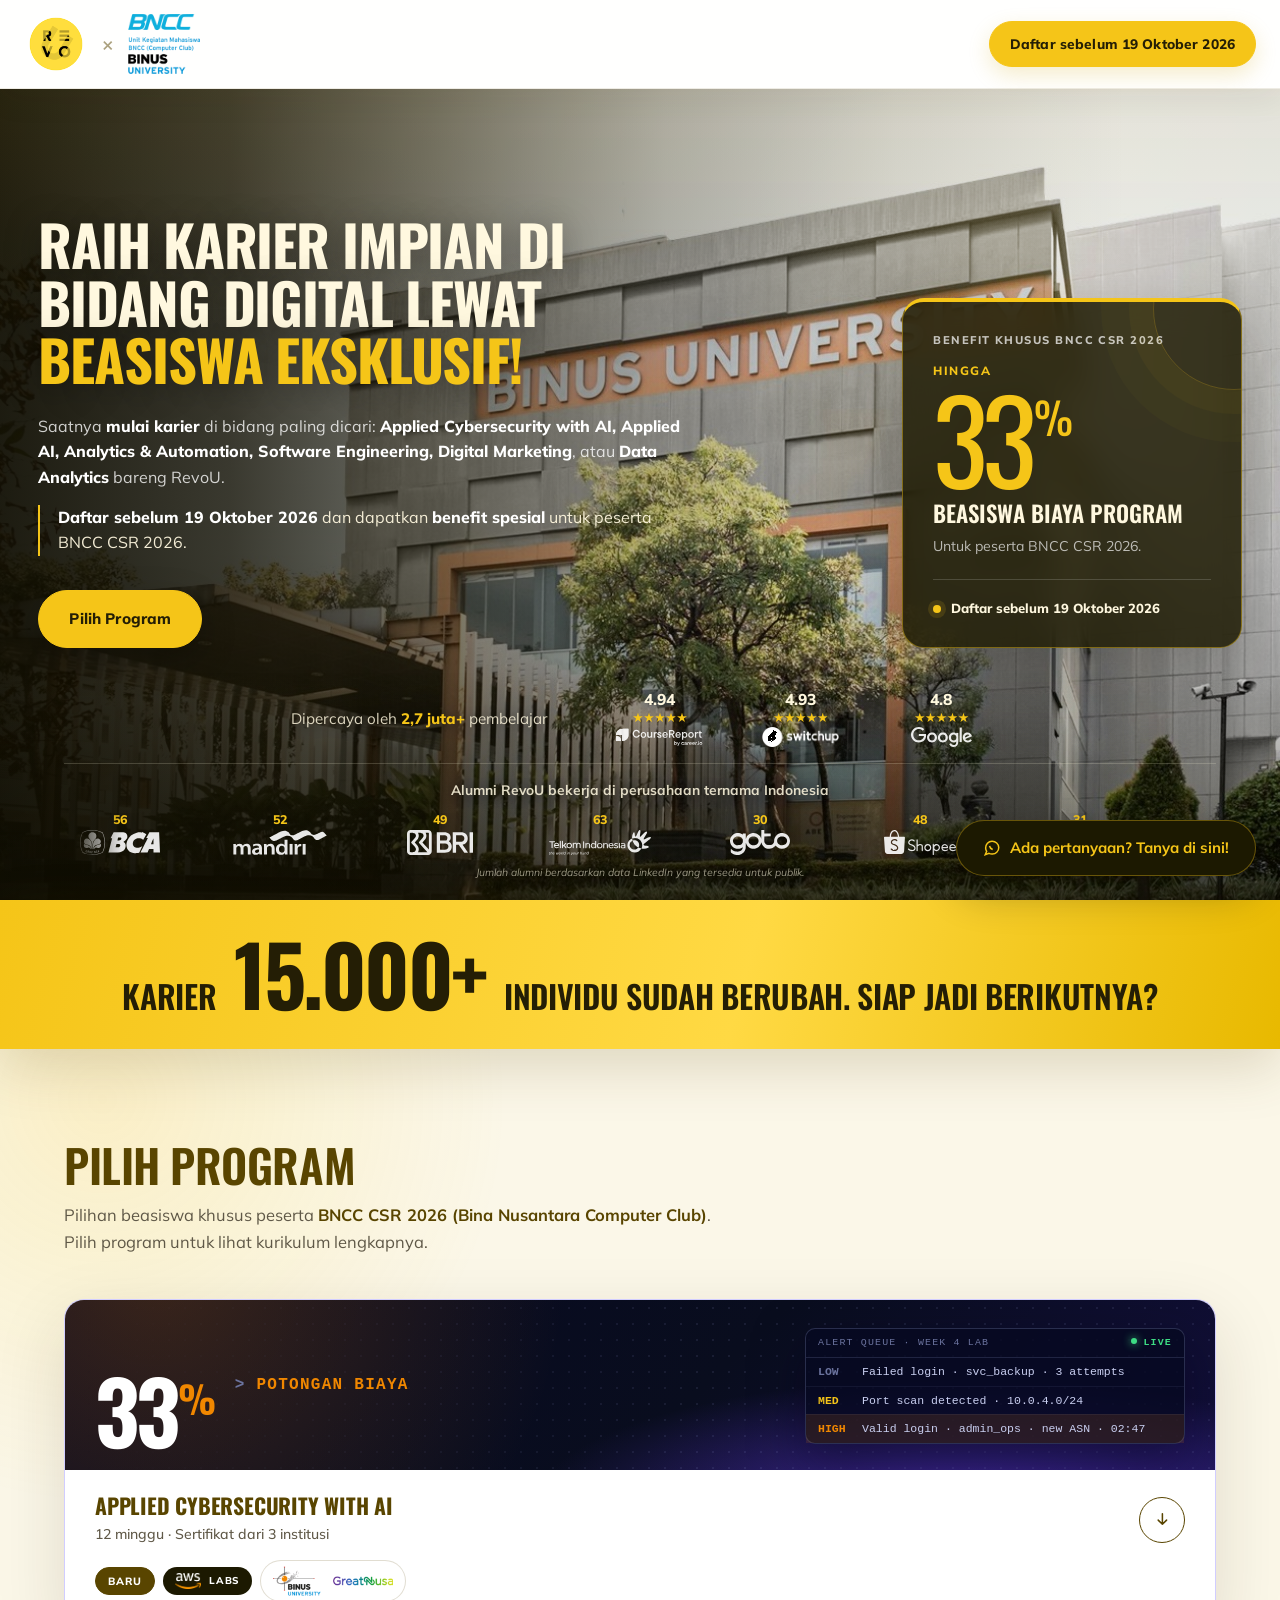
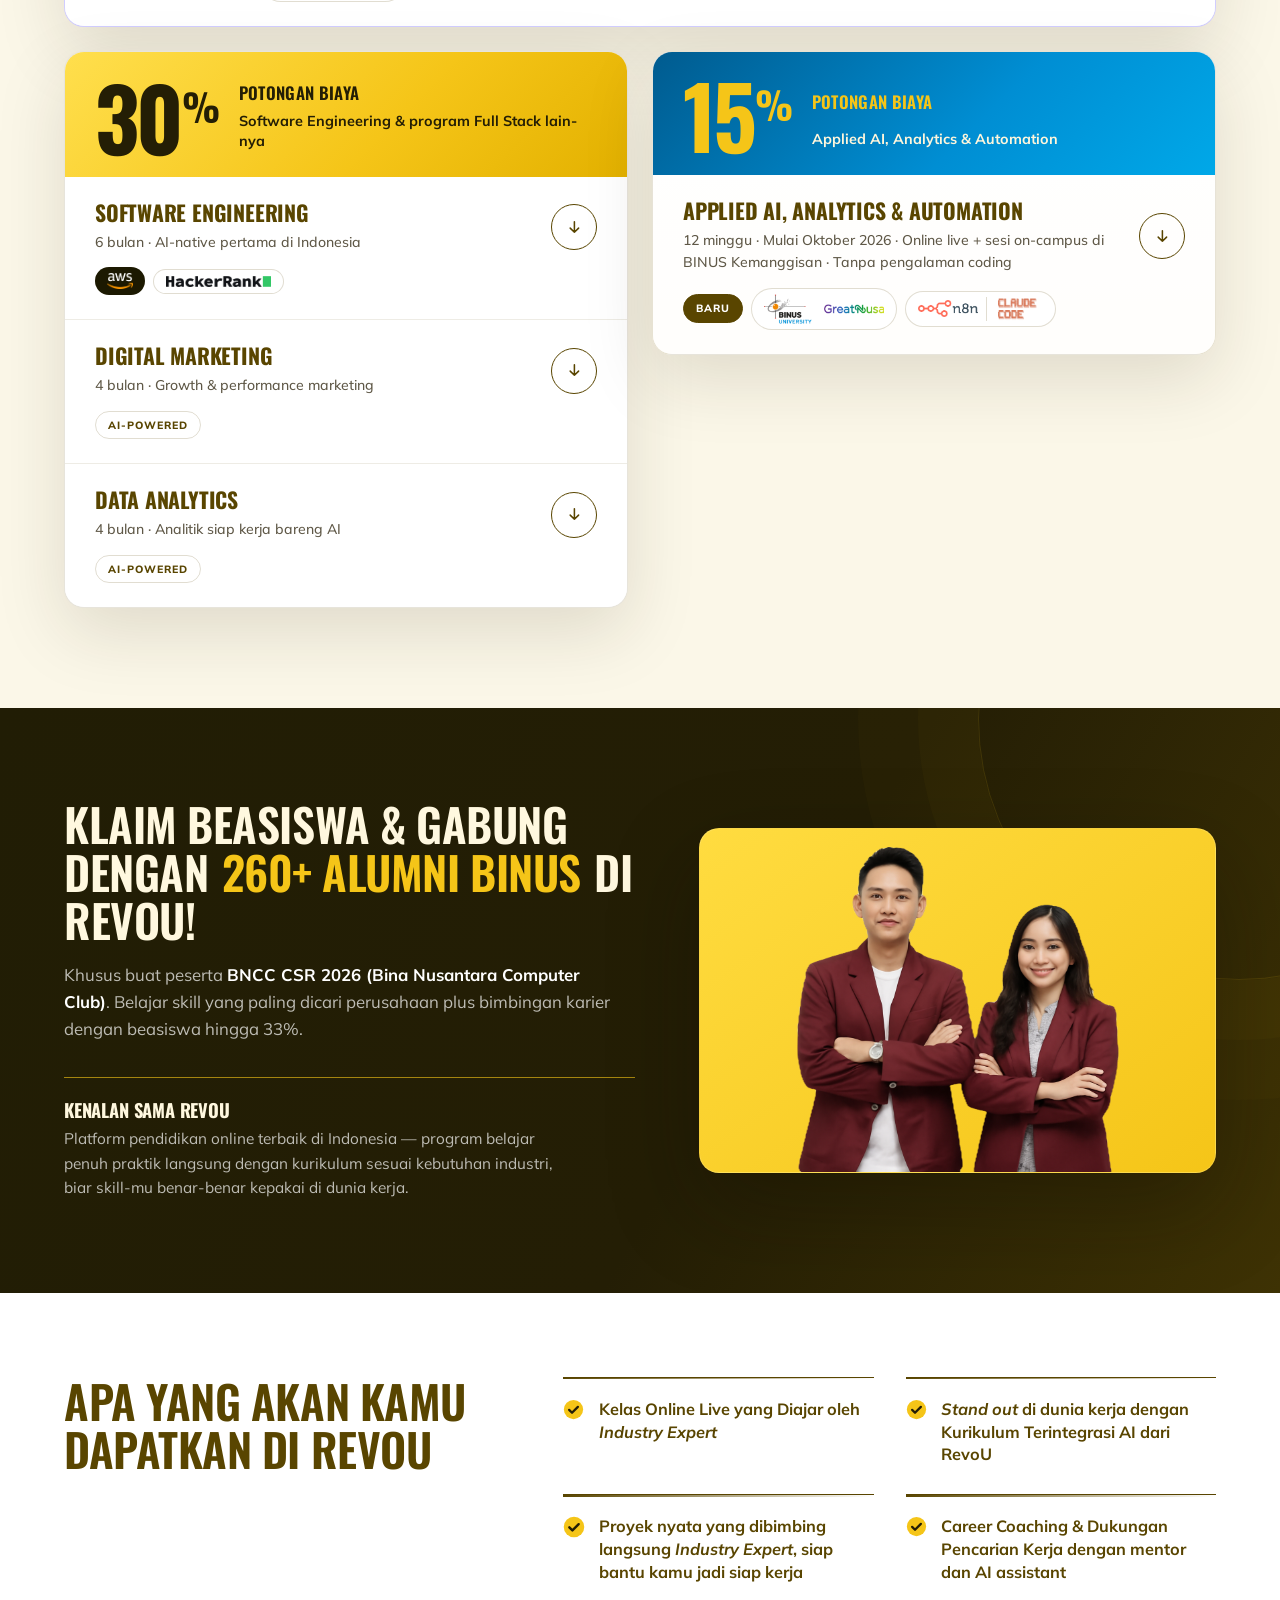
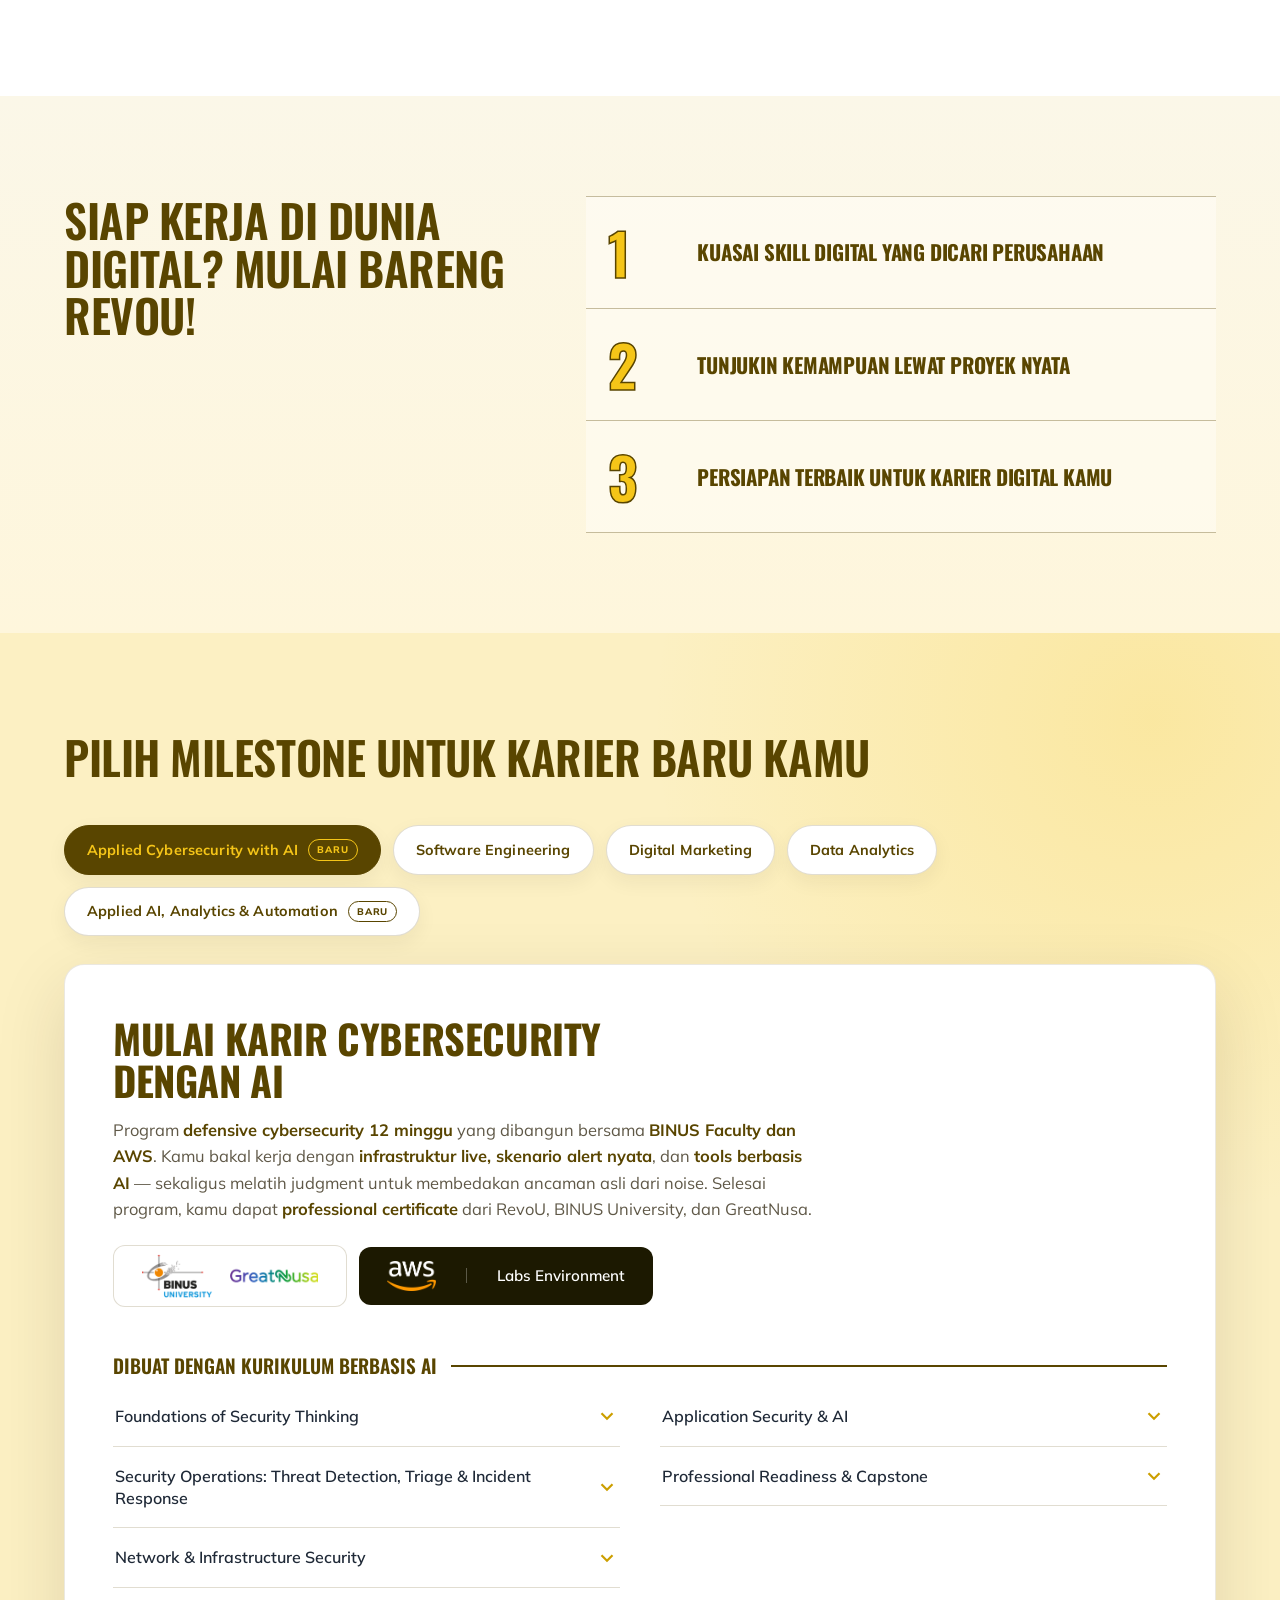
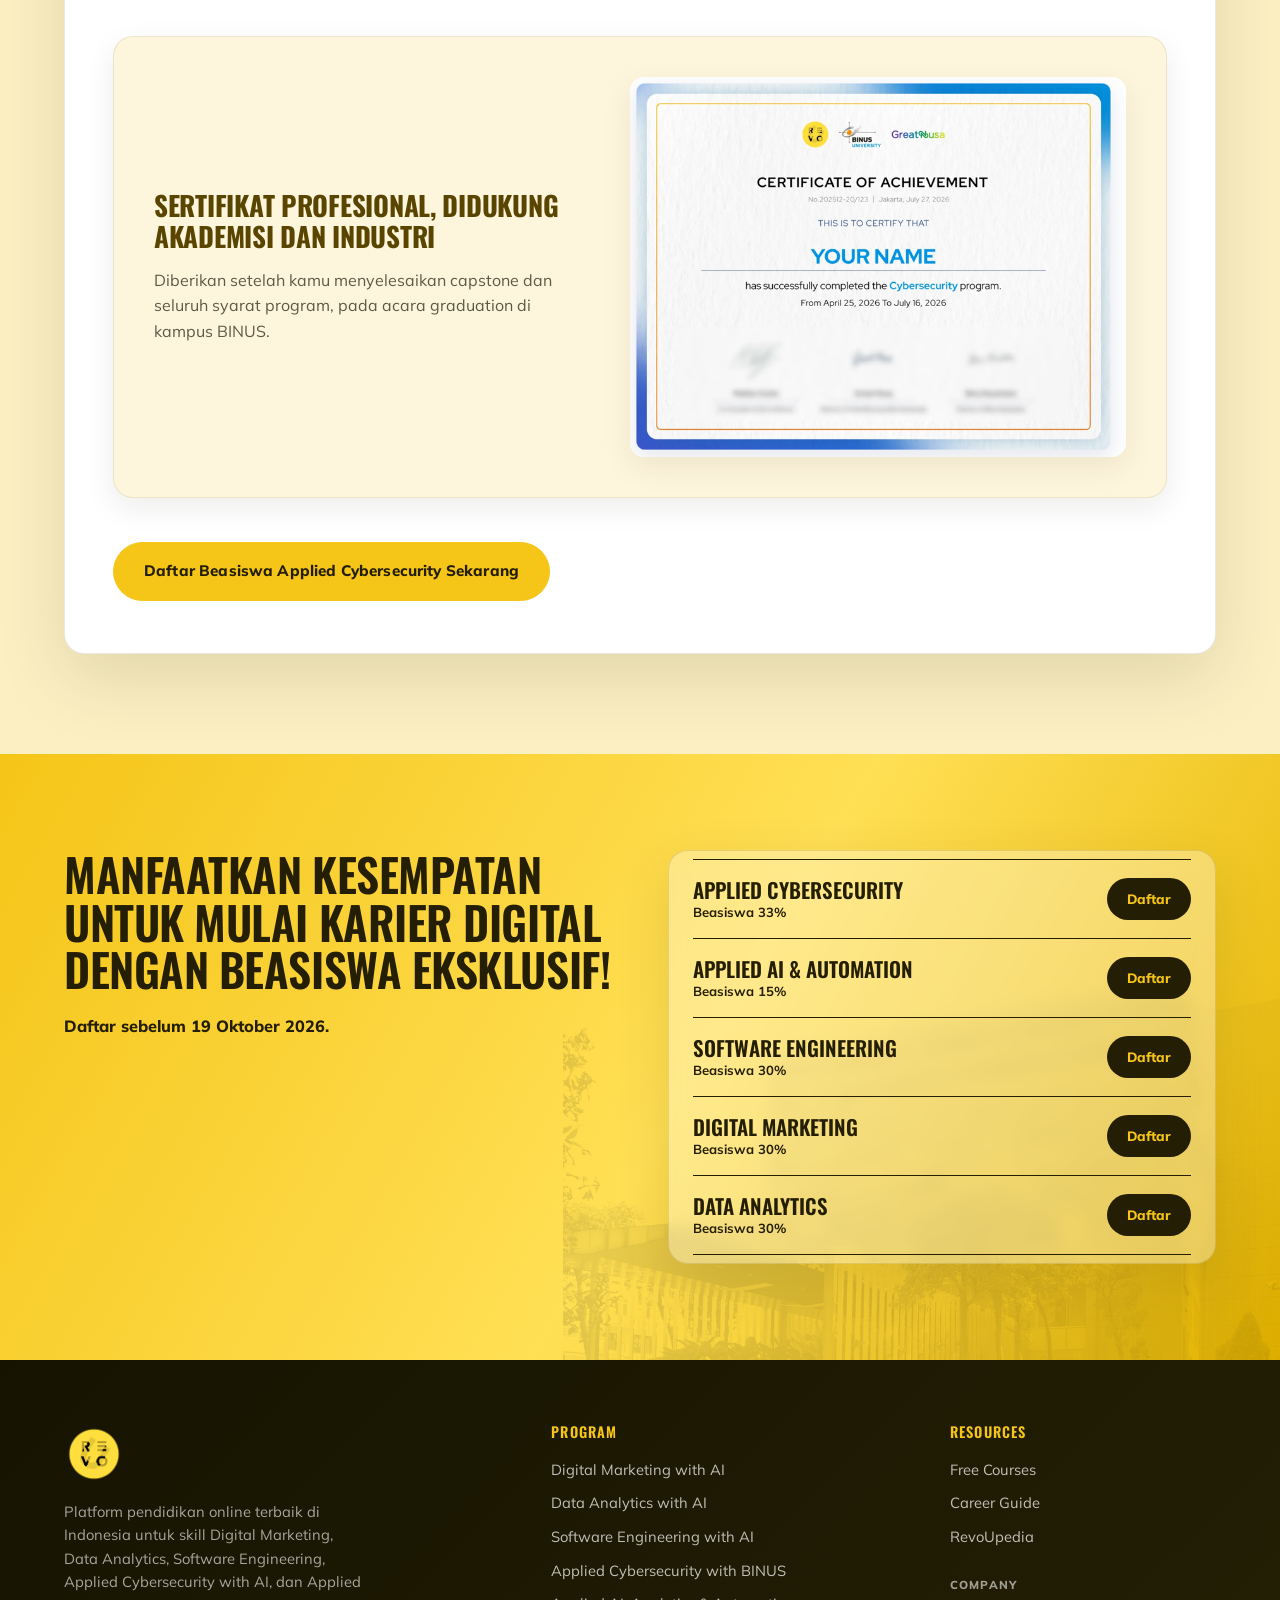
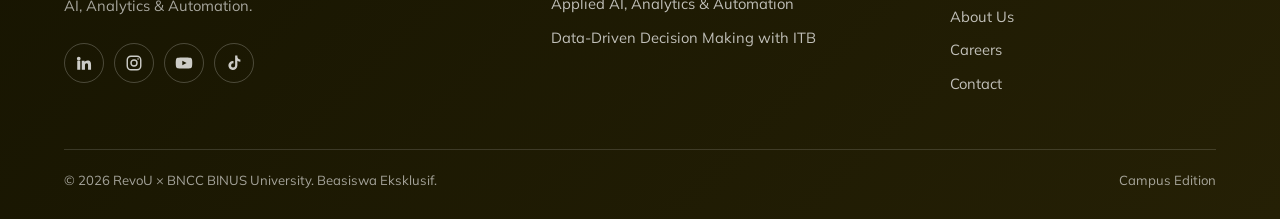
<file: binus-bncc/index.html>
<!DOCTYPE html>
<html lang="id">
<head>
<meta charset="UTF-8">
<meta name="viewport" content="width=device-width, initial-scale=1.0">
<title>Beasiswa Eksklusif BNCC × RevoU — Campus Edition</title>
<meta name="description" content="Raih beasiswa eksklusif hingga 33% untuk peserta BNCC CSR 2026 dari RevoU untuk program Software Engineering, Data Analytics, Digital Marketing, Applied Cybersecurity & Applied AI Automation. Daftar sekarang!">
<link rel="canonical" href="https://offer.revou.co/binus-bncc">
<meta property="og:type" content="website">
<meta property="og:site_name" content="RevoU x BNCC">
<meta property="og:locale" content="id_ID">
<meta property="og:url" content="https://offer.revou.co/binus-bncc">
<meta property="og:title" content="Beasiswa Eksklusif BNCC untuk Karier Masa Depan">
<meta property="og:description" content="Raih beasiswa eksklusif hingga 33% untuk peserta BNCC CSR 2026 dari RevoU. Daftar sebelum 19 Oktober 2026.">
<meta property="og:image" content="https://offer.revou.co/binus-bncc/images/og-image.jpg">
<meta property="og:image:width" content="2253">
<meta property="og:image:height" content="1203">
<meta property="og:image:alt" content="Beasiswa Eksklusif BNCC x RevoU">
<meta name="twitter:card" content="summary_large_image">
<meta name="twitter:title" content="Beasiswa Eksklusif BNCC untuk Karier Masa Depan">
<meta name="twitter:description" content="Raih beasiswa eksklusif hingga 33% untuk peserta BNCC CSR 2026 dari RevoU. Daftar sebelum 19 Oktober 2026.">
<meta name="twitter:image" content="https://offer.revou.co/binus-bncc/images/og-image.jpg">

<link rel="icon" type="image/png" href="/binus-bncc/images/revou-logo.png">
<link rel="apple-touch-icon" href="/binus-bncc/images/revou-logo.png">
<link rel="preconnect" href="https://fonts.googleapis.com">
<link rel="preconnect" href="https://fonts.gstatic.com" crossorigin>
<link href="https://fonts.googleapis.com/css2?family=Mulish:wght@400;500;600;700;800&family=Oswald:wght@500;600;700&display=swap" rel="stylesheet">
<link rel="preload" as="image" href="/binus-bncc/images/binus-campus.jpg">
<style>
  /* ============================================================
     RATE TIERS — a revou.co-faithful variation.
     The brand is a hard constraint here, so every token is revou.co's: cream page,
     one saturated yellow, the dark gold-brown as heading ink and hairline, Oswald
     uppercase for the display voice, Mulish for everything read, full pills for
     every button. What changes is composition:
       - the offer is organised the way it actually works — two scholarship rates,
         each owning its programmes — instead of five look-alike cards with rails
       - every section commits to a left-aligned, asymmetric split; nothing is a
         centred stack
       - hierarchy comes from brand colour blocks (yellow tier, brown tier, yellow
         close) and brown hairlines, not from soft shadows on every surface
     Radius is by role: 20px panels, 14px media, 999px controls. No box-shadows.
     ============================================================ */
  :root{
    --cream:#fef6dc;
    --cream-deep:#fcf0c3;
    --white:#ffffff;
    --yellow:#f5c518;
    --yellow-hover:#ffd233;
    --gold:#cc9f00;
    --brown:#594500;
    --brown-deep:#241e05;
    --night:#1c1901;
    --ink:#1f2937;
    --muted:#5f5847;
    --border:rgba(89,69,0,.18);
    --border-soft:rgba(89,69,0,.10);
    --r-panel:20px;
    --r-media:14px;
    --maxw:1200px;
    --nav-h:89px;           /* 64px logo + 24px padding + 1px border */
  }
  *{box-sizing:border-box;margin:0;padding:0}
  html{scroll-behavior:smooth}
  body{font-family:'Mulish',system-ui,-apple-system,sans-serif;background:var(--cream);color:var(--ink);
    line-height:1.6;-webkit-font-smoothing:antialiased;overflow-x:hidden}
  img{max-width:100%}
  /* components set their own display, which would otherwise beat the `hidden` attribute */
  [hidden]{display:none!important}
  ::selection{background:var(--yellow);color:var(--brown-deep)}
  :focus-visible{outline:3px solid var(--brown);outline-offset:3px;border-radius:6px}
  .wrap{max-width:var(--maxw);margin:0 auto;padding:0 24px}
  .vh{position:absolute;width:1px;height:1px;overflow:hidden;clip:rect(0 0 0 0);clip-path:inset(50%);white-space:nowrap}
  h1,h2,h3,h4{font-family:'Oswald','Arial Narrow',sans-serif;text-transform:uppercase;font-weight:600;
    line-height:1.05;letter-spacing:-.01em;color:var(--brown)}
  h1{font-size:clamp(2.6rem,5.6vw,4.5rem);font-weight:700;letter-spacing:-.02em;line-height:1}
  h2{font-size:clamp(1.9rem,3.8vw,2.85rem)}
  h3{font-size:clamp(1.2rem,2vw,1.6rem);font-weight:700}
  p{color:var(--muted)}
  b{color:var(--brown);font-weight:700}
  /* the highlighter: a hard-stop band of brand yellow behind a phrase — used on the one
     phrase per headline that carries the offer, never as general decoration */
  .mark{background:linear-gradient(transparent 58%,var(--yellow) 58%,var(--yellow) 94%,transparent 94%);
    padding:0 .06em;-webkit-box-decoration-break:clone;box-decoration-break:clone}

  /* ---- buttons: revou.co's one shape, the full pill ---- */
  .btn{display:inline-flex;align-items:center;justify-content:center;gap:10px;font-family:inherit;
    font-weight:800;font-size:.95rem;letter-spacing:.01em;padding:16px 30px;border-radius:999px;
    background:var(--yellow);color:var(--brown-deep);border:1.5px solid var(--yellow);text-decoration:none;
    cursor:pointer;text-align:center;transition:background .15s ease,color .15s ease,border-color .15s ease}
  .btn:hover{background:var(--yellow-hover);border-color:var(--yellow-hover)}
  .btn:active{background:var(--gold);border-color:var(--gold)}
  .btn.line{background:transparent;border-color:var(--brown);color:var(--brown)}
  .btn.line:hover{background:var(--brown);color:var(--cream)}
  .ico{width:1.05em;height:1.05em;flex:0 0 auto;display:block}

  /* ---- top bar ---- */
  /* sticky, so the logos and the deadline CTA stay in reach down the whole page */
  .topbar{position:sticky;top:0;z-index:40;background:var(--white);border-bottom:1px solid var(--border-soft)}
  /* in-page jumps (Pilih Program, tier rows) must land below the bar, not under it */
  [id]{scroll-margin-top:calc(var(--nav-h) + 16px)}
  .topbar .wrap{display:flex;align-items:center;justify-content:space-between;gap:16px;
    padding-top:12px;padding-bottom:12px}
  .logos{display:flex;align-items:center;gap:14px}
  .logo-revou-img{width:64px;height:64px;object-fit:contain;display:block}
  .logo-x{color:var(--brown);opacity:.5;font-weight:700;font-size:1.2rem}
  .logo-bncc-img{height:60px;width:auto;object-fit:contain;display:block}
  .top-cta{padding:11px 20px;font-size:.86rem}

  /* ---- hero: argument left, campus right, the rate as a seal where they meet ---- */
  .hero{padding:64px 0 88px}
  .hero-grid{display:grid;grid-template-columns:1.15fr .85fr;gap:64px;align-items:center}
  .hero h1{margin-bottom:26px}
  .hero .lead{font-size:1.05rem;max-width:58ch}
  .hero .lead+.lead{margin-top:14px}
  .hero-cta{display:flex;flex-wrap:wrap;gap:12px;margin-top:32px}
  .hero-media{position:relative}
  .hero-photo{display:block;width:100%;aspect-ratio:5/4;object-fit:cover;object-position:56% 60%;
    border-radius:var(--r-panel)}
  .seal{position:absolute;left:-44px;bottom:-36px;width:156px;height:156px;border-radius:50%;
    background:var(--yellow);border:4px solid var(--cream);outline:1.5px solid var(--brown);outline-offset:-12px;
    display:flex;flex-direction:column;align-items:center;justify-content:center;text-align:center;
    transform:rotate(-8deg);font-family:'Oswald',sans-serif;text-transform:uppercase;color:var(--brown-deep);
    line-height:1}
  .seal small{font-size:.74rem;font-weight:600;letter-spacing:.08em}
  .seal strong{font-size:3.1rem;font-weight:700;letter-spacing:-.03em;margin-top:4px}

  /* ---- stat bar ---- */
  .statbar{background:var(--yellow);padding:36px 0}
  .statbar h2{display:flex;flex-wrap:wrap;align-items:baseline;gap:4px 18px;color:var(--brown-deep);
    font-size:clamp(1.35rem,2.6vw,2rem)}
  .statbar .big{font-size:clamp(3rem,7vw,5.2rem);line-height:.9;letter-spacing:-.03em;font-weight:700}

  /* ---- section heads: title left, context right, sharing a baseline ---- */
  .sec-head{display:grid;grid-template-columns:1fr 1fr;gap:40px;align-items:end;margin-bottom:44px}
  .sec-head p{font-size:1.03rem;max-width:52ch}

  /* ---- rate tiers: the signature ----
     The two scholarship levels are the real structure of the offer, so they are the
     containers. Deep brown owns 33% (Cybersecurity), yellow owns 30%, blue owns 15% — all from the palette, so the
     split reads as brand, not as a new colour code. Each programme is one row and the
     whole row is the link into its curriculum. */
  .choose{padding:92px 0 100px}
  .tiers{display:grid;grid-template-columns:1fr 1fr;gap:24px;align-items:start}
  .tier{background:var(--white);border:1px solid var(--border);border-radius:var(--r-panel);overflow:hidden}
  .tier-head{display:grid;grid-template-columns:auto 1fr;gap:4px 22px;align-items:end;padding:28px 30px 26px}
  .t30 .tier-head{background:var(--yellow)}
  .t15 .tier-head{background:var(--brown)}
  .t33{grid-column:1/-1}
  .t33 .tier-head{background:var(--brown-deep)}
  .t33 .tier-rate,.t33 .tier-lbl{color:var(--yellow)}
  .t33 .tier-for{color:var(--cream)}
  .tier-rate{grid-row:1/3;font-family:'Oswald',sans-serif;font-weight:700;font-size:clamp(4rem,7vw,5.4rem);
    line-height:.8;letter-spacing:-.04em;color:var(--brown-deep)}
  .tier-rate i{font-style:normal;font-size:.44em;vertical-align:.85em;margin-left:2px}
  .t15 .tier-rate{color:var(--yellow)}
  .tier-lbl{font-family:'Oswald',sans-serif;text-transform:uppercase;font-weight:600;font-size:1.05rem;
    letter-spacing:.02em;color:var(--brown-deep)}
  .t15 .tier-lbl{color:var(--yellow)}
  .tier-for{font-size:.9rem;font-weight:700;line-height:1.4;color:var(--brown-deep)}
  .t15 .tier-for{color:var(--cream)}
  .prog{display:grid;grid-template-columns:1fr auto;gap:6px 18px;align-items:center;padding:24px 30px;
    border-top:1px solid var(--border-soft);text-decoration:none;color:var(--ink);transition:background .15s ease}
  .tier-head+.prog{border-top:0}
  .prog:hover{background:var(--cream)}
  .prog-name{font-family:'Oswald',sans-serif;text-transform:uppercase;font-weight:700;font-size:1.35rem;
    line-height:1.1;letter-spacing:-.01em;color:var(--brown)}
  .prog-meta{font-size:.88rem;font-weight:500;color:var(--muted)}
  .prog-tags{grid-column:1/-1;display:flex;flex-wrap:wrap;align-items:center;gap:8px;margin-top:8px}
  .prog-go{grid-column:2;grid-row:1/3;width:46px;height:46px;border-radius:50%;border:1.5px solid var(--brown);
    color:var(--brown);display:flex;align-items:center;justify-content:center;
    transition:background .15s ease,border-color .15s ease,color .15s ease}
  .prog:hover .prog-go{background:var(--yellow);border-color:var(--yellow);color:var(--brown-deep)}
  .tag{display:inline-flex;align-items:center;font-size:.66rem;font-weight:800;letter-spacing:.09em;
    text-transform:uppercase;padding:6px 12px;border-radius:999px;line-height:1.4;
    color:var(--brown);border:1px solid var(--border)}
  .tag.new{background:var(--brown);border-color:var(--brown);color:#fff}
  /* AWS mark is white-on-transparent, HackerRank is near-black — each needs its own chip tone */
  .chip{display:inline-flex;align-items:center;gap:8px;border-radius:999px;padding:6px 12px;line-height:1}
  .chip.dark{background:var(--night)}
  .chip.light{background:#fff;border:1px solid var(--border)}
  .chip img{width:auto;object-fit:contain;display:block}
  .chip .lbl{color:#fff;font-size:.62rem;font-weight:800;letter-spacing:.08em;text-transform:uppercase}
  .chip .lg-aws{height:16px}.chip .lg-hr{height:11px}.chip .lg-bg{height:30px}
  .chip .lg-n8n{height:17px}.chip .lg-cc{height:24px}
  .chip:has(.lg-bg),.chip:has(.lg-cc){padding:5px 12px}
  .chip .lg-n8n+.lg-cc{border-left:1px solid var(--border);padding-left:10px}

  /* ---- claim ---- */
  .claim{background:var(--cream-deep);padding:92px 0}
  .claim-grid{display:grid;grid-template-columns:1.05fr .95fr;gap:64px;align-items:center}
  .claim h2{margin-bottom:18px}
  .claim .lede{font-size:1.05rem;max-width:56ch}
  .kenalan{margin-top:34px;padding-top:22px;border-top:1.5px solid var(--brown)}
  .kenalan h3{font-size:1.15rem;margin-bottom:8px}
  .kenalan p{font-size:.96rem;max-width:56ch}
  .claim-visual{background:var(--yellow);border-radius:var(--r-panel);overflow:hidden;aspect-ratio:3/2}
  .claim-visual img{width:100%;height:100%;object-fit:cover;object-position:center bottom;display:block}

  /* ---- video ---- */
  .video-sec{padding:92px 0 84px}
  .video{position:relative;width:100%;aspect-ratio:16/9;border-radius:var(--r-panel);overflow:hidden;
    background:var(--night) center/cover no-repeat;cursor:pointer;display:flex;align-items:center;justify-content:center}
  .play{width:92px;height:92px;border-radius:50%;background:var(--yellow);display:flex;align-items:center;
    justify-content:center;transition:transform .2s ease}
  .play::after{content:"";border-left:26px solid var(--brown-deep);border-top:16px solid transparent;
    border-bottom:16px solid transparent;margin-left:8px}
  .video:hover .play{transform:scale(1.06)}
  .stats-banner{width:100%;height:auto;display:block;margin-top:48px}

  /* ---- what you get: a ruled 2×2, no cards ---- */
  .get{background:var(--white);padding:84px 0}
  .get-grid{display:grid;grid-template-columns:.8fr 1.2fr;gap:64px;align-items:start}
  .get-list{list-style:none;display:grid;grid-template-columns:1fr 1fr;gap:0 32px}
  .get-list li{display:flex;gap:14px;align-items:flex-start;border-top:1.5px solid var(--brown);padding:20px 0 28px;
    font-weight:700;color:var(--brown);font-size:1.02rem;line-height:1.4}
  .get-list li>span{display:block;min-width:0}
  .get-list li::before{content:"";flex:0 0 auto;width:1.35rem;height:1.35rem;margin-top:1px;
    background:url("data:image/svg+xml,%3Csvg xmlns='http://www.w3.org/2000/svg' viewBox='0 0 24 24'%3E%3Ccircle cx='12' cy='12' r='11' fill='%23f5c518'/%3E%3Cpath d='M7 12.4l3.3 3.3L17 9' fill='none' stroke='%23241e05' stroke-width='2.6' stroke-linecap='round' stroke-linejoin='round'/%3E%3C/svg%3E") center/contain no-repeat}

  /* ---- why: sticky intro beside three ruled points ---- */
  .why{padding:100px 0}
  .why-grid{display:grid;grid-template-columns:5fr 7fr;gap:72px;align-items:start}
  .why-intro{position:sticky;top:calc(var(--nav-h) + 32px)}
  .why-intro p{margin-top:18px;font-size:1.02rem}
  .why-item{display:grid;grid-template-columns:4.2rem 1fr;gap:22px;align-items:center;padding:32px 0;border-top:1.5px solid var(--brown)}
  .why-item:last-child{border-bottom:1.5px solid var(--brown)}
  .why-n{font-family:'Oswald',sans-serif;font-weight:700;font-size:3.6rem;line-height:.82;
    color:var(--yellow);-webkit-text-stroke:1.5px var(--brown)}
  .why-item h3{font-size:1.3rem}
  .why-item p{font-size:.98rem}

  /* ---- programme tabs ---- */
  .milestone{background:var(--cream-deep);padding:100px 0}
  .tabs{display:flex;flex-wrap:wrap;gap:10px;margin-bottom:28px}
  .tab{display:inline-flex;align-items:center;gap:10px;border:1.5px solid var(--border);background:var(--white);
    font-family:inherit;font-weight:700;font-size:.9rem;letter-spacing:.01em;color:var(--brown);cursor:pointer;
    padding:13px 22px;border-radius:999px;transition:border-color .15s ease,background .15s ease,color .15s ease}
  .tab:hover{border-color:var(--brown)}
  .tab[aria-selected="true"]{background:var(--brown);border-color:var(--brown);color:var(--yellow)}
  .tab .tag{padding:3px 8px;font-size:.6rem;border-color:currentColor;color:inherit}
  .program-panel{background:var(--white);border:1px solid var(--border);border-radius:var(--r-panel);padding:52px 48px}
  .panel{display:none}
  .panel.active{display:block}
  .panel h3.p-title{font-size:clamp(1.7rem,3.2vw,2.5rem);margin-bottom:16px;max-width:26ch}
  .panel .p-desc{font-size:1.03rem;max-width:70ch}
  .panel .badge-line{font-family:'Oswald',sans-serif;text-transform:uppercase;color:var(--brown);font-size:1.2rem;
    font-weight:600;margin:44px 0 6px;display:flex;align-items:center;gap:14px}
  .panel .badge-line::after{content:"";flex:1;height:1.5px;background:var(--brown)}
  .acc-cols{display:grid;grid-template-columns:1fr 1fr;gap:0 40px;align-items:start}
  .acc-item{border-bottom:1px solid var(--border)}
  .acc-head{width:100%;text-align:left;background:none;border:none;font-family:inherit;font-weight:600;
    font-size:1rem;line-height:1.4;padding:18px 2px;cursor:pointer;display:flex;justify-content:space-between;
    align-items:center;gap:16px;color:var(--ink);transition:color .15s ease}
  .acc-head:hover,.acc-item.open .acc-head{color:var(--brown)}
  .acc-item.open .acc-head{font-weight:700}
  .chev{flex:0 0 auto;color:var(--gold);transition:transform .25s ease}
  .acc-item.open .chev{transform:rotate(180deg);color:var(--brown)}
  .acc-body{max-height:0;overflow:hidden;transition:max-height .3s ease}
  .acc-body .inner{padding:0 2px 20px;color:var(--muted);font-size:.96rem}
  .acc-body .inner ul{margin:2px 0 0 18px}
  .acc-body .inner li{margin-bottom:8px}
  .timeline-head{font-family:'Oswald',sans-serif;text-transform:uppercase;color:var(--brown);font-size:1.2rem;
    font-weight:600;margin:48px 0 18px}
  .timeline-img{width:100%;height:auto;display:block;border-radius:var(--r-media)}
  .partner-logos{display:inline-flex;gap:12px;align-items:center;flex-wrap:wrap;margin-top:22px}
  .partner-logos .chip{gap:30px;padding:14px 28px;border-radius:12px}
  .partner-logos img{height:30px;width:auto;object-fit:contain;display:block}
  .partner-logos .lg-hr{height:20px}
  .partner-logos .lg-bg{height:44px}
  .partner-logos .chip.light:has(.lg-bg){padding-top:8px;padding-bottom:8px}
  .partner-note{color:#fff;font-weight:600;font-size:.95rem;padding-left:30px;border-left:1px solid rgba(255,255,255,.28)}
  .tool-row{display:flex;flex-wrap:wrap;align-items:center;gap:16px 30px}
  .tool-logo{width:auto;object-fit:contain;display:block}
  .tool-logo.lg-claude{height:25px}.tool-logo.lg-cc{height:31px}.tool-logo.lg-n8n{height:23px}.tool-logo.lg-gpt{height:26px}
  .cert-showcase{display:grid;grid-template-columns:1fr 1.15fr;gap:44px;align-items:center;margin-top:48px;
    padding:40px;background:var(--cream);border-radius:var(--r-panel)}
  .cert-copy h4{font-size:clamp(1.3rem,2.2vw,1.7rem);font-weight:700;line-height:1.14;margin-bottom:16px}
  .cert-copy h4:last-child{margin-bottom:0}
  .cert-copy p{font-size:1rem}
  .cert-visual img{width:100%;height:auto;display:block;border-radius:var(--r-media)}
  .panel-cta{margin-top:44px}

  /* ---- alumni: before → after as two steps joined by a line ---- */
  .testi{background:var(--white);padding:100px 0}
  .testi-grid{display:grid;grid-template-columns:4fr 8fr;gap:64px;align-items:center}
  .testi-intro h2{margin-bottom:28px}
  .car-nav{display:flex;align-items:center;gap:10px}
  .car-btn{width:50px;height:50px;border-radius:50%;border:1.5px solid var(--brown);background:var(--white);
    color:var(--brown);cursor:pointer;display:flex;align-items:center;justify-content:center;
    transition:background .15s ease,border-color .15s ease,color .15s ease}
  .car-btn:hover{background:var(--yellow);border-color:var(--yellow);color:var(--brown-deep)}
  .car-btn svg{width:20px;height:20px;display:block}
  .car-count{font-family:'Oswald',sans-serif;font-weight:600;font-size:1.05rem;letter-spacing:.04em;
    color:var(--brown);margin-left:10px}
  .slide{display:none}
  .slide.active{display:grid;grid-template-columns:240px 1fr;gap:36px;align-items:center}
  .slide .avatar-img{width:100%;aspect-ratio:3/4;border-radius:var(--r-media);object-fit:cover;object-position:top;display:block}
  .t-name{font-family:'Oswald',sans-serif;text-transform:uppercase;color:var(--brown);font-size:1.9rem;
    font-weight:700;line-height:1.05;margin-bottom:20px}
  .t-step{border-radius:var(--r-media);padding:16px 20px}
  .t-step.before{background:var(--cream)}
  .t-step.after{background:var(--yellow)}
  .t-join{display:block;width:1.5px;height:22px;background:var(--brown);margin-left:30px}
  .t-label{display:block;font-size:.7rem;font-weight:800;letter-spacing:.1em;text-transform:uppercase;
    color:var(--brown);margin-bottom:4px}
  .t-role{display:block;font-size:1.06rem;font-weight:800;color:var(--brown-deep);line-height:1.3}
  .t-at{display:block;font-size:.95rem;color:var(--muted)}
  .t-step.after .t-at{color:var(--brown-deep)}

  /* ---- final: the one full-yellow close ---- */
  .final{background:var(--yellow);padding:96px 0}
  .final-grid{display:grid;grid-template-columns:1fr 1fr;gap:56px;align-items:start}
  .final h2{color:var(--brown-deep)}
  .final .deadline{margin-top:20px;font-weight:800;color:var(--brown-deep);font-size:1.02rem}
  .cta-list{list-style:none}
  .cta-list a{display:flex;align-items:center;justify-content:space-between;gap:16px;padding:18px 0;
    border-top:1.5px solid var(--brown-deep);text-decoration:none;color:var(--brown-deep)}
  .cta-list li:last-child a{border-bottom:1.5px solid var(--brown-deep)}
  .cta-name{font-family:'Oswald',sans-serif;text-transform:uppercase;font-weight:600;font-size:clamp(1.05rem,1.8vw,1.3rem);line-height:1.15}
  .cta-name small{display:block;font-family:'Mulish',sans-serif;text-transform:none;font-weight:700;font-size:.82rem;margin-top:3px}
  .cta-pill{flex:0 0 auto;font-weight:800;font-size:.85rem;padding:10px 20px;border-radius:999px;
    background:var(--brown-deep);color:var(--yellow);transition:background .15s ease,color .15s ease}
  .cta-list a:hover .cta-pill{background:var(--night);color:#fff}
  .cta-list a:focus-visible{outline-color:var(--brown-deep)}

  /* ---- footer ---- */
  footer{background:var(--night);color:rgba(255,255,255,.72);padding:64px 0 28px;font-size:.92rem}
  .foot-grid{display:grid;grid-template-columns:5fr 4fr 3fr;gap:44px}
  footer h4{font-size:.9rem;font-weight:600;letter-spacing:.08em;color:var(--yellow);margin-bottom:14px}
  footer p{color:rgba(255,255,255,.62);max-width:34ch}
  footer a{color:rgba(255,255,255,.72);text-decoration:none;display:block;padding:5px 0}
  footer a:hover{color:var(--yellow)}
  footer :focus-visible{outline-color:var(--yellow)}
  .foot-logo-img{width:60px;height:60px;object-fit:contain;display:block;margin-bottom:16px}
  .foot-sub{font-size:.72rem;font-weight:800;letter-spacing:.1em;text-transform:uppercase;
    color:rgba(255,255,255,.58);margin:22px 0 6px}
  .foot-social{display:flex;gap:10px;margin-top:26px}
  .foot-social a{display:inline-flex;align-items:center;justify-content:center;width:40px;height:40px;padding:0;
    border-radius:50%;border:1px solid rgba(255,255,255,.22);color:rgba(255,255,255,.78);transition:.15s}
  .foot-social a:hover{background:var(--yellow);border-color:var(--yellow);color:var(--brown-deep)}
  .foot-social svg{width:18px;height:18px;display:block}
  .foot-bottom{border-top:1px solid rgba(255,255,255,.14);margin-top:48px;padding-top:20px;display:flex;
    justify-content:space-between;flex-wrap:wrap;gap:12px;color:rgba(255,255,255,.6);font-size:.82rem}

  /* ---- whatsapp: dark, so it never reads as one more yellow CTA ---- */
  .wa{position:fixed;right:24px;bottom:24px;z-index:50;background:var(--night);color:var(--yellow);
    border-radius:999px;padding:15px 26px;font-weight:700;text-decoration:none;font-size:.94rem;
    border:1.5px solid rgba(245,197,24,.35);transition:background .15s ease}
  .wa:hover{background:var(--brown-deep)}
  .wa:focus-visible{outline-color:var(--yellow)}

  @media(max-width:960px){
    .hero{padding:44px 0 72px}
    .hero-grid,.claim-grid,.get-grid,.why-grid,.testi-grid,.final-grid,.sec-head{grid-template-columns:1fr}
    .hero-grid{gap:44px}
    .seal{left:auto;right:18px;bottom:-34px;width:128px;height:128px}
    .seal strong{font-size:2.5rem}
    .sec-head{gap:14px}
    .tiers{grid-template-columns:1fr}
    .claim-grid,.get-grid,.testi-grid,.final-grid{gap:36px}
    .why-grid{gap:28px}
    .why-intro{position:static}
    .acc-cols{grid-template-columns:1fr}
    .acc-col+.acc-col{border-top:0}
    .cert-showcase{grid-template-columns:1fr;gap:26px;padding:28px 22px}
    .program-panel{padding:34px 22px}
    .foot-grid{grid-template-columns:1fr 1fr}
  }
  @media(max-width:560px){
    :root{--nav-h:77px}
    .top-cta{display:none}
    .logo-revou-img{width:52px;height:52px}
    .logo-bncc-img{height:50px}
    .get-list{grid-template-columns:1fr}
    .prog{padding:20px 20px}
    .tier-head{padding:22px 20px}
    .slide.active{grid-template-columns:1fr}
    .slide .avatar-img{max-width:200px}
    .tab{padding:11px 16px;font-size:.84rem}
    .foot-grid{grid-template-columns:1fr}
    .wa{right:14px;bottom:14px;padding:13px 20px;font-size:.86rem}
  }
  @media(prefers-reduced-motion:reduce){
    html{scroll-behavior:auto}
    *,*::before,*::after{transition-duration:.01ms!important;animation-duration:.01ms!important}
  }

  /* ============================================================
     CAMPUS EDITION — premium depth, same RevoU × BINUS system.
     The authentic campus photograph owns the first viewport. The familiar cream,
     yellow and brown palette, Oswald/Mulish pairing and pill CTAs remain unchanged;
     hierarchy now comes from cinematic contrast, warm highlights and restrained
     elevation instead of a sequence of flat colour fields.
     ============================================================ */
  :root{
    --shadow-sm:0 10px 30px rgba(36,30,5,.08);
    --shadow-md:0 24px 70px rgba(36,30,5,.13);
    --shadow-deep:0 34px 90px rgba(15,13,2,.32);
  }
  body{background:#fbf7e8}
  .topbar{background:rgba(255,255,255,.94);border-bottom-color:rgba(89,69,0,.1);
    box-shadow:0 8px 34px rgba(36,30,5,.07);backdrop-filter:blur(18px);-webkit-backdrop-filter:blur(18px)}
  .topbar .wrap{max-width:1320px}
  .top-cta{box-shadow:0 8px 22px rgba(204,159,0,.2)}

  /* Campus-led hero */
  .hero{position:relative;isolation:isolate;min-height:calc(100svh - var(--nav-h));padding:0;
    overflow:hidden;background:var(--night);display:flex;align-items:stretch}
  .hero-media{position:absolute;inset:0;z-index:0}
  .hero-photo{width:100%;height:100%;aspect-ratio:auto;object-fit:cover;object-position:50% 49%;border-radius:0;
    filter:saturate(.92) contrast(1.04)}
  .hero-media::before{content:"";position:absolute;inset:0;z-index:1;background:
    linear-gradient(90deg,rgba(16,14,2,.94) 0%,rgba(20,17,3,.82) 18%,rgba(25,21,3,.58) 34%,rgba(25,21,3,.28) 52%,rgba(25,21,3,.10) 70%,transparent 88%),
    linear-gradient(0deg,rgba(16,14,2,.3) 0%,transparent 42%,rgba(16,14,2,.12) 100%)}
  .hero-media::after{content:"";position:absolute;inset:0;z-index:1;background:
    radial-gradient(circle at 82% 28%,rgba(245,197,24,.2),transparent 28%),
    linear-gradient(180deg,rgba(245,197,24,.06),transparent 30%);mix-blend-mode:screen}
  .hero-grid{width:100%;max-width:1500px;min-height:calc(100svh - var(--nav-h));grid-template-columns:minmax(0,1.15fr) minmax(290px,.48fr);
    gap:clamp(32px,4vw,64px);align-items:end;padding:clamp(72px,10vh,120px) clamp(32px,3vw,48px) clamp(64px,9vh,104px);
    position:relative;z-index:2}
  .hero-copy{max-width:700px}
  .hero h1{font-size:clamp(2.6rem,4.4vw,4rem);line-height:1.02;color:#fff8df;margin-bottom:26px;
    max-width:19ch;text-shadow:0 5px 34px rgba(0,0,0,.38)}
  .hero .mark{color:var(--yellow);background:none;padding:0}
  .hero .lead{color:rgba(255,255,255,.79);font-size:clamp(1rem,1.25vw,1.12rem);max-width:66ch}
  .hero .lead b{color:#fff;font-weight:800}
  .hero .lead+.lead{padding-left:18px;border-left:2px solid var(--yellow);color:rgba(255,248,223,.94)}
  .hero-cta{margin-top:34px}
  .hero .btn{box-shadow:0 12px 34px rgba(0,0,0,.25)}
  .hero .btn.line{border-color:rgba(255,255,255,.7);color:#fff;background:rgba(255,255,255,.04);backdrop-filter:blur(8px)}
  .hero .btn.line:hover{background:#fff;color:var(--brown-deep)}
  .hero-offer{position:relative;align-self:end;padding:30px 30px 28px;background:rgba(28,25,1,.84);
    border:1px solid rgba(245,197,24,.42);border-top:4px solid var(--yellow);border-radius:22px;
    box-shadow:var(--shadow-deep);backdrop-filter:blur(16px);-webkit-backdrop-filter:blur(16px);overflow:hidden}
  .hero-offer::after{content:"";position:absolute;width:160px;height:160px;right:-74px;top:-74px;border-radius:50%;
    border:1px solid rgba(245,197,24,.22);box-shadow:0 0 0 24px rgba(245,197,24,.035),0 0 0 52px rgba(245,197,24,.025)}
  .offer-kicker{color:rgba(255,255,255,.72);font-size:.7rem;font-weight:800;letter-spacing:.13em;text-transform:uppercase}
  .offer-number{display:block;font-family:'Oswald',sans-serif;font-size:clamp(5.6rem,9vw,8rem);
    line-height:.85;letter-spacing:-.055em;color:var(--yellow);margin:16px 0 14px}
  .offer-number small{display:block;font-family:'Mulish',sans-serif;font-size:.75rem;line-height:1;
    letter-spacing:.12em;text-transform:uppercase;font-weight:800;margin-bottom:12px}
  .offer-value{display:flex;align-items:flex-start}
  .offer-value i{font-style:normal;font-size:.38em;line-height:1;margin:.12em 0 0 .08em}
  .offer-title{font-family:'Oswald',sans-serif;text-transform:uppercase;color:#fff8df;font-size:1.42rem;
    font-weight:600;line-height:1.08}
  .offer-copy{color:rgba(255,255,255,.68);font-size:.88rem;line-height:1.5;margin-top:10px}
  .offer-deadline{display:flex;align-items:center;gap:10px;margin-top:22px;padding-top:18px;border-top:1px solid rgba(255,255,255,.16);
    color:#fff8df;font-weight:800;font-size:.82rem}
  .offer-deadline::before{content:"";width:8px;height:8px;border-radius:50%;background:var(--yellow);box-shadow:0 0 0 5px rgba(245,197,24,.13)}

  /* Let the campus remain visible behind the proof content. */
  .hero-grid{padding-bottom:clamp(244px,28vh,280px)}
  .hero-proof{position:absolute;z-index:3;inset:auto 0 0;
    background:linear-gradient(180deg,transparent,rgba(13,12,2,.2) 42%,rgba(13,12,2,.48));
    border:0;box-shadow:none;color:#fff8df;text-shadow:0 2px 12px rgba(0,0,0,.55)}
  .proof-inner{max-width:1352px;margin:0 auto;padding:20px clamp(24px,5vw,64px) 18px}
  .proof-top{display:flex;align-items:center;justify-content:center;gap:clamp(34px,5vw,68px);margin-bottom:16px}
  .proof-title{font-size:.95rem;color:rgba(255,248,223,.84);white-space:nowrap}
  .proof-title b{font-weight:800;color:var(--yellow)}
  .proof-ratings{display:flex;align-items:flex-start;gap:clamp(28px,3.5vw,46px)}
  .proof-rating{display:grid;justify-items:center;gap:3px;min-width:96px}
  .proof-score{font-size:.98rem;font-weight:800;line-height:1;color:#fff8df}
  .proof-stars{color:var(--yellow);font-size:.8rem;line-height:1;letter-spacing:-.04em;text-shadow:0 0 12px rgba(245,197,24,.3)}
  .proof-rating img{display:block;width:auto;height:20px;max-width:96px;filter:brightness(0) invert(1);opacity:.9}
  .proof-rating img.switchup-logo{filter:grayscale(1) invert(1) contrast(100);opacity:1}
  .company-proof{padding-top:15px;border-top:1px solid rgba(255,248,223,.18)}
  .company-proof-title{text-align:center;font-size:.86rem;font-weight:700;color:rgba(255,248,223,.86);margin-bottom:12px}
  .company-marquee{position:relative;overflow:hidden;-webkit-mask-image:linear-gradient(90deg,transparent,#000 5%,#000 95%,transparent);
    mask-image:linear-gradient(90deg,transparent,#000 5%,#000 95%,transparent)}
  .company-track{display:flex;align-items:center;width:max-content}
  .company-track.is-ready{animation:companyMarquee 30s linear infinite}
  .company-set{display:flex;align-items:center;gap:48px;flex:0 0 auto;padding-right:48px}
  .company-item{display:grid;justify-items:center;gap:5px;min-width:112px;flex:0 0 auto}
  .company-count{font-size:.78rem;font-weight:800;line-height:1;color:var(--yellow)}
  .company-item img{display:block;width:auto;height:25px;max-width:132px;filter:brightness(0) invert(1);opacity:.9}
  .company-more{min-width:148px;border-radius:10px;background:rgba(245,197,24,.12);
    border:1px solid rgba(245,197,24,.36);padding:10px 15px;text-align:center;
    font-size:.78rem;font-weight:800;line-height:1.25;color:#fff8df}
  .company-note{text-align:center;margin-top:10px;font-size:.65rem;font-style:italic;color:rgba(255,248,223,.58)}
  @keyframes proofReveal{from{opacity:0;transform:translateY(18px)}to{opacity:1;transform:none}}
  @keyframes companyMarquee{to{transform:translateX(-50%)}}
  .hero-proof{animation:proofReveal .7s cubic-bezier(.16,1,.3,1) .65s both}

  /* Depth and section rhythm */
  .statbar{position:relative;z-index:3;background:linear-gradient(105deg,#f5c518 0%,#ffd943 58%,#e8b900 100%);
    box-shadow:0 18px 55px rgba(89,69,0,.18)}
  .statbar h2{justify-content:center;text-align:center}
  .choose{position:relative;background:
    radial-gradient(circle at 8% 4%,rgba(245,197,24,.16),transparent 24%),#fbf7e8}
  .choose .sec-head{grid-template-columns:1fr;gap:14px}
  .choose .sec-head p{max-width:68ch}
  .tier{border-color:rgba(89,69,0,.14);box-shadow:var(--shadow-md);transition:transform .25s ease,box-shadow .25s ease}
  .tier:hover{transform:translateY(-5px);box-shadow:0 30px 84px rgba(36,30,5,.17)}
  .t30 .tier-head{background:linear-gradient(135deg,#ffdf4d 0%,var(--yellow) 58%,#e3b100 100%)}
  .t15{background:linear-gradient(180deg,#fff 0%,#fffcf3 100%)}
  .t15 .tier-head{background:linear-gradient(135deg,#005b8f 0%,#008ed3 58%,#00a8e8 100%)}
  /* Cybersecurity tier borrows the programme page's SOC look: night-navy console, violet glow,
     orange signal colour and a live-looking alert queue. */
  .t33{border-color:rgba(91,76,255,.28)}
  .t33 .tier-head{position:relative;isolation:isolate;overflow:hidden;grid-template-columns:auto 1fr auto;
    background:radial-gradient(ellipse 60% 120% at 78% 120%,rgba(110,64,255,.55),transparent 62%),
      radial-gradient(circle at 8% -20%,rgba(240,135,0,.22),transparent 38%),
      linear-gradient(135deg,#070922 0%,#090d1e 55%,#120f3a 100%)}
  .t33 .tier-head::before{content:"";position:absolute;inset:0;z-index:-1;opacity:.5;
    background-image:radial-gradient(rgba(160,170,230,.22) 1px,transparent 1.2px);background-size:16px 16px;
    -webkit-mask-image:linear-gradient(90deg,transparent,#000 55%);mask-image:linear-gradient(90deg,transparent,#000 55%)}
  .t33 .tier-rate{color:#fff}
  .t33 .tier-rate i{color:#f08700}
  .t33 .tier-lbl{grid-row:1/3;align-self:center;color:#f08700;font-family:ui-monospace,SFMono-Regular,Menlo,Consolas,monospace;
    font-size:1rem;font-weight:700;letter-spacing:.08em}
  .t33 .tier-lbl::before{content:"> ";color:#6b739e}
  .term{grid-column:3;grid-row:1/3;align-self:center;width:min(380px,36vw);border:1px solid rgba(107,115,158,.35);
    border-radius:10px;background:rgba(7,9,34,.82);font-family:ui-monospace,SFMono-Regular,Menlo,Consolas,monospace;
    font-size:.72rem;line-height:1;color:#c9cff0;box-shadow:0 18px 50px rgba(5,4,30,.5)}
  .term-top{display:flex;justify-content:space-between;padding:9px 12px;border-bottom:1px solid rgba(107,115,158,.25);
    color:#6b739e;letter-spacing:.12em;text-transform:uppercase;font-size:.62rem}
  .term-top b{color:#3ddc84;font-weight:700}
  .term-top b::before{content:"";display:inline-block;width:6px;height:6px;margin-right:6px;border-radius:50%;
    background:#3ddc84;box-shadow:0 0 8px #3ddc84;vertical-align:1px;animation:termPulse 1.6s ease-in-out infinite}
  .term-row{display:grid;grid-template-columns:34px 1fr;gap:10px;padding:8px 12px;white-space:nowrap;overflow:hidden;text-overflow:ellipsis}
  .term-row+.term-row{border-top:1px solid rgba(107,115,158,.12)}
  .term-row em{font-style:normal;font-weight:700;color:#6b739e}
  .term-row.med em{color:var(--yellow)}
  .term-row.hi{background:rgba(240,135,0,.12)}
  .term-row.hi em{color:#f08700}
  @keyframes termPulse{50%{opacity:.35}}
  @media(max-width:760px){.term{display:none}.t33 .tier-head{grid-template-columns:auto 1fr}.t33 .tier-lbl{font-size:.8rem;white-space:nowrap}}
  .prog{background:rgba(255,255,255,.76)}
  .prog:hover{background:#fff9e6}
  .prog-go{box-shadow:inset 0 0 0 0 var(--yellow);transition:background .2s ease,border-color .2s ease,color .2s ease,transform .2s ease}
  .prog:hover .prog-go{transform:translateY(3px)}

  .claim{background:linear-gradient(120deg,#211d05 0%,var(--brown-deep) 58%,#3e3204 100%);position:relative;overflow:hidden}
  .claim::after{content:"";position:absolute;width:520px;height:520px;right:-220px;top:-250px;border-radius:50%;
    border:1px solid rgba(245,197,24,.13);box-shadow:0 0 0 60px rgba(245,197,24,.025),0 0 0 120px rgba(245,197,24,.018)}
  .claim-grid{position:relative;z-index:1}
  .claim h2,.claim h3{color:#fff8df}
  .claim p{color:rgba(255,255,255,.7)}
  .claim b{color:#fff}
  .claim .mark{color:var(--yellow);background:none}
  .kenalan{border-top-color:rgba(245,197,24,.62)}
  .claim-visual{background:linear-gradient(145deg,#ffdc40,var(--yellow));box-shadow:var(--shadow-deep);border:1px solid rgba(255,255,255,.14)}

  .get{background:#fff}
  .get-list li{position:relative;padding-right:12px}
  .get-list li::after{content:"";position:absolute;inset:0 0 auto;height:1.5px;background:linear-gradient(90deg,var(--brown),transparent)}
  .why{background:linear-gradient(180deg,#fbf7e8 0%,#fef6dc 100%)}
  .why-item{background:rgba(255,255,255,.38);padding-left:22px;padding-right:22px;border-top-color:rgba(89,69,0,.34);transition:background .2s ease,transform .2s ease}
  .why-item:hover{background:rgba(255,255,255,.8);transform:translateX(5px)}
  .why-item:last-child{border-bottom-color:rgba(89,69,0,.34)}
  .milestone{background:
    radial-gradient(circle at 90% 5%,rgba(245,197,24,.2),transparent 25%),var(--cream-deep)}
  .milestone .sec-head{grid-template-columns:1fr}
  .tabs{gap:12px}
  .tab{box-shadow:0 7px 20px rgba(36,30,5,.06)}
  .program-panel{border-color:rgba(89,69,0,.12);box-shadow:var(--shadow-md)}
  .cert-showcase{border:1px solid rgba(89,69,0,.1);box-shadow:var(--shadow-sm)}
  .cert-visual img{box-shadow:var(--shadow-sm)}
  .final{background:linear-gradient(120deg,#f5c518 0%,#ffdf54 54%,#e5b400 100%);position:relative;overflow:hidden}
  .final::after{content:"";position:absolute;right:-3%;bottom:-10%;width:min(59vw,880px);aspect-ratio:1257/838;
    background:url('/binus-bncc/images/binus-campus.png') right bottom/contain no-repeat;
    filter:grayscale(1) contrast(1.08);mix-blend-mode:multiply;opacity:.13;pointer-events:none}
  .final-grid{position:relative;z-index:1}
  .cta-list{background:rgba(255,255,255,.32);border:1px solid rgba(89,69,0,.14);padding:8px 24px;border-radius:20px;
    box-shadow:0 18px 52px rgba(89,69,0,.14);backdrop-filter:blur(8px)}
  footer{background:linear-gradient(135deg,#161401 0%,#252005 100%)}
  .wa{display:inline-flex;align-items:center;gap:9px;box-shadow:0 16px 40px rgba(20,18,1,.3)}
  .wa svg{width:18px;height:18px;flex:0 0 auto}

  /* Let the image run edge-to-edge; the overlay handles the copy-to-campus transition. */
  @media(min-width:961px){
    .hero-photo{width:100%;object-position:50% 52%}
  }

  @media(max-width:960px){
    .hero{min-height:auto;flex-direction:column}
    .hero-grid{grid-template-columns:1fr;min-height:auto;padding-top:clamp(110px,18vh,170px);padding-bottom:54px;gap:34px}
    .hero h1{max-width:18ch}
    .hero-copy{max-width:700px}
    .hero-offer{max-width:360px;padding:24px 26px}
    .offer-number{font-size:6rem}
    .hero-media::before{background:linear-gradient(90deg,rgba(16,14,2,.94),rgba(22,19,3,.62)),linear-gradient(0deg,rgba(16,14,2,.75),transparent 55%)}
    .hero-proof{position:relative;inset:auto}
    .proof-inner{padding-left:24px;padding-right:24px}
  }
  @media(max-width:560px){
    .hero-grid{padding-top:92px;padding-bottom:44px;gap:28px}
    .hero h1{font-size:clamp(1.85rem,7.3vw,2.5rem);max-width:22ch;margin-bottom:20px}
    .hero .lead{font-size:.95rem}
    .hero-copy h1 + .lead{display:none}
    .hero-offer{width:100%;max-width:none;display:grid;grid-template-columns:auto 1fr;column-gap:18px;align-items:center}
    .offer-kicker{grid-column:1/-1}
    .offer-number{grid-row:2/5;font-size:5.2rem;margin:15px 0 0}
    .offer-title{font-size:1.12rem;margin-top:14px}
    .offer-copy{font-size:.78rem}
    .offer-deadline{grid-column:2;margin-top:12px;padding-top:12px}
    .proof-inner{padding:16px 0 14px}
    .proof-top{display:grid;justify-items:center;gap:12px;margin-bottom:14px}
    .proof-title{font-size:.78rem}
    .proof-ratings{gap:12px}
    .proof-rating{min-width:72px}
    .proof-rating img{height:17px;max-width:82px}
    .company-proof-title{padding:0 20px;font-size:.7rem}
    .company-set{gap:26px;padding-right:26px}
    .company-item{min-width:86px}
    .company-item img{height:20px;max-width:105px}
    .statbar h2{justify-content:flex-start;text-align:left}
    .tier:hover{transform:none}
    .claim{padding:76px 0}
    .why-item{padding-left:0;padding-right:0}
    .why-item:hover{transform:none;background:transparent}
    .cta-list{padding:6px 18px}
    .final::after{right:-30%;bottom:-2%;width:125vw;opacity:.1}
    .wa{width:54px;height:54px;padding:0;justify-content:center}
    .wa span{display:none}
    .wa svg{width:21px;height:21px}
  }
  @media(prefers-reduced-motion:reduce){
    .company-track.is-ready{animation:none!important}
    .company-marquee{overflow-x:auto;-webkit-mask-image:none;mask-image:none}
  }
</style>
</head>
<body>

<!-- TOP BAR -->
<header class="topbar">
  <div class="wrap">
    <div class="logos">
      <img src="/binus-bncc/images/revou-logo.png" alt="RevoU" class="logo-revou-img">
      <span class="logo-x" aria-hidden="true">×</span>
      <img src="/binus-bncc/images/bncc-logo.png" alt="BNCC — Bina Nusantara Computer Club, BINUS University" class="logo-bncc-img">
    </div>
    <a href="#pilih" class="btn top-cta">Daftar sebelum 19 Oktober 2026</a>
  </div>
</header>

<!-- HERO — the campus is the primary visual, not a supporting thumbnail -->
<section class="hero">
  <div class="hero-media">
    <img src="/binus-bncc/images/binus-campus.jpg" alt="Gedung kampus BINUS University" class="hero-photo">
  </div>
  <div class="wrap hero-grid">
    <div class="hero-copy">
      <h1>Raih Karier Impian di Bidang Digital lewat <span class="mark">Beasiswa Eksklusif!</span></h1>
      <p class="lead">Saatnya <b>mulai karier</b> di bidang paling dicari:
        <b>Applied Cybersecurity with AI, Applied AI, Analytics &amp; Automation,
        Software Engineering, Digital Marketing</b>, atau <b>Data Analytics</b> bareng RevoU.</p>
      <p class="lead"><b>Daftar sebelum 19 Oktober 2026</b> dan dapatkan <b>benefit spesial</b> untuk
        peserta BNCC CSR 2026.</p>
      <div class="hero-cta">
        <a href="#pilih" class="btn">Pilih Program</a>
        <a href="#video" class="btn line" hidden>Intip keseruan belajar</a>
      </div>
    </div>
    <aside class="hero-offer" aria-label="Informasi beasiswa">
      <p class="offer-kicker">Benefit khusus BNCC CSR 2026</p>
      <div class="offer-number"><small>Hingga</small><span class="offer-value">33<i>%</i></span></div>
      <p class="offer-title">Beasiswa biaya program</p>
      <p class="offer-copy">Untuk peserta BNCC CSR 2026.</p>
      <p class="offer-deadline">Daftar sebelum 19 Oktober 2026</p>
    </aside>
  </div>
  <div class="hero-proof" aria-label="Rating RevoU dan perusahaan tempat alumni bekerja">
    <div class="proof-inner">
      <div class="proof-top">
        <p class="proof-title">Dipercaya oleh <b>2,7 juta+</b> pembelajar</p>
        <div class="proof-ratings">
          <div class="proof-rating">
            <span class="proof-score" data-rating="4.94" data-decimals="2" aria-label="Rating 4.94">4.94</span>
            <span class="proof-stars" aria-hidden="true">★★★★★</span>
            <img src="/binus-bncc/images/proof/course-report.C9B26bEi.svg" alt="Course Report" width="69" height="16">
          </div>
          <div class="proof-rating">
            <span class="proof-score" data-rating="4.93" data-decimals="2" aria-label="Rating 4.93">4.93</span>
            <span class="proof-stars" aria-hidden="true">★★★★★</span>
            <img src="/assets/switchup.png" alt="SwitchUp" class="switchup-logo" width="78" height="20">
          </div>
          <div class="proof-rating">
            <span class="proof-score" data-rating="4.8" data-decimals="1" aria-label="Rating 4.8">4.8</span>
            <span class="proof-stars" aria-hidden="true">★★★★★</span>
            <img src="/binus-bncc/images/proof/google.3yJEmnZ5.svg" alt="Google" width="49" height="16">
          </div>
        </div>
      </div>
      <div class="company-proof">
        <p class="company-proof-title">Alumni RevoU bekerja di perusahaan ternama Indonesia</p>
        <div class="company-marquee" aria-label="Perusahaan tempat alumni RevoU bekerja">
          <div class="company-track">
            <div class="company-set">
              <div class="company-item"><span class="company-count">56</span><img src="/binus-bncc/images/proof/bca.DHTQRN5S.svg" alt="BCA" width="72" height="20"></div>
              <div class="company-item"><span class="company-count">52</span><img src="/binus-bncc/images/proof/mandiri.4v4Agjva.svg" alt="Mandiri" width="90" height="20"></div>
              <div class="company-item"><span class="company-count">49</span><img src="/binus-bncc/images/proof/bri.BnVmUcMb.svg" alt="BRI" width="64" height="20"></div>
              <div class="company-item"><span class="company-count">63</span><img src="/binus-bncc/images/proof/telkom.B8SSg6z5.svg" alt="Telkom Indonesia" width="98" height="20"></div>
              <div class="company-item"><span class="company-count">30</span><img src="/binus-bncc/images/proof/goto.D6lZVyP3.svg" alt="GoTo" width="58" height="20"></div>
              <div class="company-item"><span class="company-count">48</span><img src="/binus-bncc/images/proof/shopee.BJSRXtRs.svg" alt="Shopee" width="69" height="20"></div>
              <div class="company-item"><span class="company-count">31</span><img src="/binus-bncc/images/proof/pertamina.7G9agcwj.svg" alt="Pertamina" width="103" height="20"></div>
              <div class="company-item"><span class="company-count">38</span><img src="/binus-bncc/images/proof/tiktok.CittzP-2.svg" alt="TikTok" width="60" height="20"></div>
              <div class="company-item"><span class="company-count">20</span><img src="/binus-bncc/images/proof/grab.DkNU6kWt.svg" alt="Grab" width="68" height="20"></div>
              <div class="company-item"><span class="company-count">20</span><img src="/binus-bncc/images/proof/cimb-niaga.B7Umw-4V.svg" alt="CIMB Niaga" width="131" height="20"></div>
              <div class="company-item"><span class="company-count">23</span><img src="/binus-bncc/images/proof/omnicom.icJ-tc2G.svg" alt="Omnicom Media Group" width="113" height="20"></div>
              <div class="company-more">dan 500+ perusahaan lainnya</div>
            </div>
          </div>
        </div>
        <p class="company-note">Jumlah alumni berdasarkan data LinkedIn yang tersedia untuk publik.</p>
      </div>
    </div>
  </div>
</section>

<!-- STAT BAR -->
<section class="statbar">
  <div class="wrap"><h2><span>Karier</span> <span class="big">15.000+</span> <span>Individu Sudah Berubah. Siap Jadi Berikutnya?</span></h2></div>
</section>

<!-- RATE TIERS -->
<section class="choose" id="pilih">
  <div class="wrap">
    <div class="sec-head">
      <h2>Pilih Program</h2>
      <p>Pilihan beasiswa khusus peserta <b>BNCC CSR 2026 (Bina Nusantara Computer Club)</b>.
        Pilih program untuk lihat kurikulum lengkapnya.</p>
    </div>
    <div class="tiers">
      <div class="tier t33">
        <div class="tier-head">
          <span class="tier-rate">33<i>%</i></span>
          <span class="tier-lbl">Potongan biaya</span>
          <span class="term" aria-hidden="true">
            <span class="term-top">Alert queue · week 4 lab <b>live</b></span>
            <span class="term-row"><em>LOW</em>Failed login · svc_backup · 3 attempts</span>
            <span class="term-row med"><em>MED</em>Port scan detected · 10.0.4.0/24</span>
            <span class="term-row hi"><em>HIGH</em>Valid login · admin_ops · new ASN · 02:47</span>
          </span>
        </div>
        <a href="#program" data-goto="cs" class="prog">
          <span class="prog-name">Applied Cybersecurity with AI</span>
          <span class="prog-meta">12 minggu · Sertifikat dari 3 institusi</span>
          <span class="prog-go" aria-hidden="true"><svg class="ico" viewBox="0 0 24 24" aria-hidden="true" focusable="false"><path d="M12 4v15m-6-6 6 6 6-6" fill="none" stroke="currentColor" stroke-width="2.2" stroke-linecap="round" stroke-linejoin="round"/></svg></span>
          <span class="prog-tags">
            <span class="tag new">Baru</span>
            <span class="chip dark"><img src="/binus-bncc/images/aws-logo.png" alt="AWS" class="lg-aws"><span class="lbl">Labs</span></span>
            <span class="chip light"><img src="/binus-bncc/images/binus-greatnusa.png" alt="BINUS University &amp; GreatNusa" class="lg-bg"></span>
          </span>
          <span class="vh">Lihat kurikulum</span>
        </a>
      </div>
      <div class="tier t30">
        <div class="tier-head">
          <span class="tier-rate">30<i>%</i></span>
          <span class="tier-lbl">Potongan biaya</span>
          <span class="tier-for">Software Engineering &amp; program Full Stack lain-nya</span>
        </div>
        <a href="#program" data-goto="se" class="prog">
          <span class="prog-name">Software Engineering</span>
          <span class="prog-meta">6 bulan · AI-native pertama di Indonesia</span>
          <span class="prog-go" aria-hidden="true"><svg class="ico" viewBox="0 0 24 24" aria-hidden="true" focusable="false"><path d="M12 4v15m-6-6 6 6 6-6" fill="none" stroke="currentColor" stroke-width="2.2" stroke-linecap="round" stroke-linejoin="round"/></svg></span>
          <span class="prog-tags">
            <span class="chip dark"><img src="/binus-bncc/images/aws-logo.png" alt="AWS" class="lg-aws"></span>
            <span class="chip light"><img src="/binus-bncc/images/hackerrank-logo.png" alt="HackerRank" class="lg-hr"></span>
          </span>
          <span class="vh">Lihat kurikulum</span>
        </a>
        <a href="#program" data-goto="dm" class="prog">
          <span class="prog-name">Digital Marketing</span>
          <span class="prog-meta">4 bulan · Growth &amp; performance marketing</span>
          <span class="prog-go" aria-hidden="true"><svg class="ico" viewBox="0 0 24 24" aria-hidden="true" focusable="false"><path d="M12 4v15m-6-6 6 6 6-6" fill="none" stroke="currentColor" stroke-width="2.2" stroke-linecap="round" stroke-linejoin="round"/></svg></span>
          <span class="prog-tags"><span class="tag">AI-powered</span></span>
          <span class="vh">Lihat kurikulum</span>
        </a>
        <a href="#program" data-goto="da" class="prog">
          <span class="prog-name">Data Analytics</span>
          <span class="prog-meta">4 bulan · Analitik siap kerja bareng AI</span>
          <span class="prog-go" aria-hidden="true"><svg class="ico" viewBox="0 0 24 24" aria-hidden="true" focusable="false"><path d="M12 4v15m-6-6 6 6 6-6" fill="none" stroke="currentColor" stroke-width="2.2" stroke-linecap="round" stroke-linejoin="round"/></svg></span>
          <span class="prog-tags"><span class="tag">AI-powered</span></span>
          <span class="vh">Lihat kurikulum</span>
        </a>
      </div>
      <div class="tier t15">
        <div class="tier-head">
          <span class="tier-rate">15<i>%</i></span>
          <span class="tier-lbl">Potongan biaya</span>
          <span class="tier-for">Applied AI, Analytics &amp; Automation</span>
        </div>
        <a href="#program" data-goto="ai" class="prog">
          <span class="prog-name">Applied AI, Analytics &amp; Automation</span>
          <span class="prog-meta">12 minggu · Mulai Oktober 2026 · Online live + sesi on-campus di BINUS Kemanggisan · Tanpa pengalaman coding</span>
          <span class="prog-go" aria-hidden="true"><svg class="ico" viewBox="0 0 24 24" aria-hidden="true" focusable="false"><path d="M12 4v15m-6-6 6 6 6-6" fill="none" stroke="currentColor" stroke-width="2.2" stroke-linecap="round" stroke-linejoin="round"/></svg></span>
          <span class="prog-tags">
            <span class="tag new">Baru</span>
            <span class="chip light"><img src="/binus-bncc/images/binus-greatnusa.png" alt="BINUS University &amp; GreatNusa" class="lg-bg"></span>
            <span class="chip light"><img src="/binus-bncc/images/n8n-logo.png" alt="n8n" class="lg-n8n"><img src="/binus-bncc/images/claude-code-logo.png" alt="Claude Code" class="lg-cc"></span>
          </span>
          <span class="vh">Lihat kurikulum</span>
        </a>
      </div>
    </div>
  </div>
</section>

<!-- CLAIM + KENALAN -->
<section class="claim">
  <div class="wrap claim-grid">
    <div>
      <h2>Klaim Beasiswa &amp; Gabung dengan <span class="mark">260+ Alumni BINUS</span> di RevoU!</h2>
      <p class="lede">Khusus buat peserta <b>BNCC CSR 2026 (Bina Nusantara Computer Club)</b>.
        Belajar skill yang paling dicari perusahaan plus bimbingan karier dengan beasiswa hingga 33%.</p>
      <div class="kenalan">
        <h3>Kenalan sama RevoU</h3>
        <p>Platform pendidikan online terbaik di Indonesia — program belajar penuh praktik langsung dengan
          kurikulum sesuai kebutuhan industri, biar skill-mu benar-benar kepakai di dunia kerja.</p>
      </div>
    </div>
    <div class="claim-visual">
      <img src="/binus-bncc/images/hero-students.png" alt="Peserta BNCC CSR 2026 BINUS University">
    </div>
  </div>
</section>

<!-- VIDEO + STATS — hidden for now; remove the `hidden` attribute to bring it back -->
<section class="video-sec" hidden>
  <div class="wrap">
    <div class="sec-head">
      <h2>Klik Video untuk Intip Keseruan Belajar di RevoU</h2>
      <p>Kelas online live, proyek nyata, dan bimbingan karier — begini rasanya belajar di RevoU.</p>
    </div>
    <div class="video" id="video" data-yt="ZvpJPtOO5fA"
         style="background-image:url('/binus-bncc/images/video-thumbnail.jpeg')"
         role="button" tabindex="0" aria-label="Putar video: intip keseruan belajar di RevoU">
      <span class="play" aria-hidden="true"></span>
    </div>
    <img src="/binus-bncc/images/stats-banner-desktop.png" class="stats-banner"
         alt="2.695.700+ pembelajar, 15.000+ alumni — Best Digital Marketing Bootcamp 2024">
  </div>
</section>

<!-- WHAT YOU GET -->
<section class="get">
  <div class="wrap get-grid">
    <h2>Apa yang akan Kamu Dapatkan di RevoU</h2>
    <ul class="get-list">
      <li><span>Kelas Online Live yang Diajar oleh <em>Industry Expert</em></span></li>
      <li><span><em>Stand out</em> di dunia kerja dengan Kurikulum Terintegrasi AI dari RevoU</span></li>
      <li><span>Proyek nyata yang dibimbing langsung <em>Industry Expert</em>, siap bantu kamu jadi siap kerja</span></li>
      <li><span>Career Coaching &amp; Dukungan Pencarian Kerja dengan mentor dan AI assistant</span></li>
    </ul>
  </div>
</section>

<!-- WHY -->
<section class="why">
  <div class="wrap why-grid">
    <div class="why-intro">
      <h2>Siap Kerja di Dunia Digital? Mulai Bareng RevoU!</h2>
    </div>
    <div>
      <div class="why-item">
        <span class="why-n" aria-hidden="true">1</span>
        <h3>Kuasai Skill Digital yang Dicari Perusahaan</h3>
      </div>
      <div class="why-item">
        <span class="why-n" aria-hidden="true">2</span>
        <h3>Tunjukin Kemampuan Lewat Proyek Nyata</h3>
      </div>
      <div class="why-item">
        <span class="why-n" aria-hidden="true">3</span>
        <h3>Persiapan Terbaik untuk Karier Digital Kamu</h3>
      </div>
    </div>
  </div>
</section>

<!-- MILESTONE / PROGRAM TABS -->
<section class="milestone" id="program">
  <div class="wrap">
    <div class="sec-head">
      <h2>Pilih Milestone untuk Karier Baru Kamu</h2>
    </div>
    <div class="tabs" role="tablist" aria-label="Program">
      <button class="tab" id="tab-cs" role="tab" aria-selected="true" aria-controls="cs" data-tab="cs">Applied Cybersecurity with AI <span class="tag">Baru</span></button>
      <button class="tab" id="tab-se" role="tab" aria-selected="false" aria-controls="se" data-tab="se" tabindex="-1">Software Engineering</button>
      <button class="tab" id="tab-dm" role="tab" aria-selected="false" aria-controls="dm" data-tab="dm" tabindex="-1">Digital Marketing</button>
      <button class="tab" id="tab-da" role="tab" aria-selected="false" aria-controls="da" data-tab="da" tabindex="-1">Data Analytics</button>
      <button class="tab" id="tab-ai" role="tab" aria-selected="false" aria-controls="ai" data-tab="ai" tabindex="-1">Applied AI, Analytics &amp; Automation <span class="tag">Baru</span></button>
    </div>

    <div class="program-panel">
      <!-- DIGITAL MARKETING -->
      <div class="panel" id="dm" role="tabpanel" aria-labelledby="tab-dm" tabindex="0">
        <h3 class="p-title">Future-Proof Karier Digital Marketing Kamu dengan AI</h3>
        <p class="p-desc">Dirancang dengan <b>kurikulum terintegrasi AI</b>, program Digital Marketing with AI
          dari RevoU siapin kamu dengan <b>skill future-proof</b> yang penting di ekonomi digital. Di program
          ini, kamu bakal <b>belajar digital marketing, ningkatin skill dengan tools AI</b>, dan dapat
          pengalaman langsung buat memulai karier di digital marketing.</p>
        <div class="badge-line">Dibuat dengan Kurikulum Berbasis AI</div>
        <div class="acc-cols">
          <div class="acc-col">
            <div class="acc-item"><button class="acc-head" aria-expanded="false">Measuring Performance and Budget Allocation<svg class="chev" width="22" height="22" viewBox="0 0 24 24" fill="none" stroke="currentColor" stroke-width="2.4"><path d="M6 9l6 6 6-6"/></svg></button><div class="acc-body"><div class="inner">Belajar mengukur performa kampanye dan mengalokasikan budget secara efektif berbasis data.</div></div></div>
            <div class="acc-item"><button class="acc-head" aria-expanded="false">Product Marketing and Landing Page<svg class="chev" width="22" height="22" viewBox="0 0 24 24" fill="none" stroke="currentColor" stroke-width="2.4"><path d="M6 9l6 6 6-6"/></svg></button><div class="acc-body"><div class="inner">Menyusun strategi product marketing dan membangun landing page yang konversif.</div></div></div>
            <div class="acc-item"><button class="acc-head" aria-expanded="false">GenAI Fundamentals<svg class="chev" width="22" height="22" viewBox="0 0 24 24" fill="none" stroke="currentColor" stroke-width="2.4"><path d="M6 9l6 6 6-6"/></svg></button><div class="acc-body"><div class="inner"><ul>
              <li>Understand the basic concepts of AI and prompting for effective communication with AI.</li>
              <li>Learn how to create Custom GPTs for various practical purposes.</li>
              <li>Experiment directly with GPT to complete tasks or projects.</li></ul></div></div></div>
            <div class="acc-item"><button class="acc-head" aria-expanded="false">Google Analytics, UTM, GTM<svg class="chev" width="22" height="22" viewBox="0 0 24 24" fill="none" stroke="currentColor" stroke-width="2.4"><path d="M6 9l6 6 6-6"/></svg></button><div class="acc-body"><div class="inner">Tracking dan pengukuran performa lewat Google Analytics, UTM, dan Google Tag Manager.</div></div></div>
            <div class="acc-item"><button class="acc-head" aria-expanded="false">Basic Analytics &amp; Reporting, Data Visualization<svg class="chev" width="22" height="22" viewBox="0 0 24 24" fill="none" stroke="currentColor" stroke-width="2.4"><path d="M6 9l6 6 6-6"/></svg></button><div class="acc-body"><div class="inner">Menyusun laporan dan memvisualisasikan data marketing agar mudah dipahami.</div></div></div>
            <div class="acc-item"><button class="acc-head" aria-expanded="false">Social Media Organic<svg class="chev" width="22" height="22" viewBox="0 0 24 24" fill="none" stroke="currentColor" stroke-width="2.4"><path d="M6 9l6 6 6-6"/></svg></button><div class="acc-body"><div class="inner">Strategi membangun dan menumbuhkan channel media sosial secara organik.</div></div></div>
          </div>
          <div class="acc-col">
            <div class="acc-item"><button class="acc-head" aria-expanded="false">Influencer Marketing (KOL)<svg class="chev" width="22" height="22" viewBox="0 0 24 24" fill="none" stroke="currentColor" stroke-width="2.4"><path d="M6 9l6 6 6-6"/></svg></button><div class="acc-body"><div class="inner">Merancang dan menjalankan kampanye dengan Key Opinion Leaders.</div></div></div>
            <div class="acc-item"><button class="acc-head" aria-expanded="false">Meta Ads<svg class="chev" width="22" height="22" viewBox="0 0 24 24" fill="none" stroke="currentColor" stroke-width="2.4"><path d="M6 9l6 6 6-6"/></svg></button><div class="acc-body"><div class="inner">Menjalankan iklan berbayar di Facebook &amp; Instagram lewat Meta Ads Manager.</div></div></div>
            <div class="acc-item"><button class="acc-head" aria-expanded="false">TikTok Ads &amp; Marketplace Ads<svg class="chev" width="22" height="22" viewBox="0 0 24 24" fill="none" stroke="currentColor" stroke-width="2.4"><path d="M6 9l6 6 6-6"/></svg></button><div class="acc-body"><div class="inner">Beriklan di TikTok dan platform marketplace untuk menjangkau audiens lebih luas.</div></div></div>
            <div class="acc-item"><button class="acc-head" aria-expanded="false">Google Ads<svg class="chev" width="22" height="22" viewBox="0 0 24 24" fill="none" stroke="currentColor" stroke-width="2.4"><path d="M6 9l6 6 6-6"/></svg></button><div class="acc-body"><div class="inner">Search, display, dan performance campaign menggunakan Google Ads.</div></div></div>
            <div class="acc-item"><button class="acc-head" aria-expanded="false">SEO with AI<svg class="chev" width="22" height="22" viewBox="0 0 24 24" fill="none" stroke="currentColor" stroke-width="2.4"><path d="M6 9l6 6 6-6"/></svg></button><div class="acc-body"><div class="inner">Optimasi mesin pencari dengan bantuan tools AI terbaru.</div></div></div>
            <div class="acc-item"><button class="acc-head" aria-expanded="false">Customer Relationship Management (CRM)<svg class="chev" width="22" height="22" viewBox="0 0 24 24" fill="none" stroke="currentColor" stroke-width="2.4"><path d="M6 9l6 6 6-6"/></svg></button><div class="acc-body"><div class="inner">Mengelola hubungan pelanggan dan retensi lewat strategi CRM.</div></div></div>
          </div>
        </div>
        <div class="timeline-head">Timeline Belajar Kamu</div>
        <img src="/binus-bncc/images/timeline-desktop-4mo.png" alt="Timeline belajar Digital Marketing" class="timeline-img">
        <div class="panel-cta"><a href="https://fsdm-fb.paperform.co/?o=bncc" target="_blank" rel="noopener" class="btn">Daftar Beasiswa Digital Marketing Sekarang</a></div>
      </div>

      <!-- DATA ANALYTICS -->
      <div class="panel" id="da" role="tabpanel" aria-labelledby="tab-da" tabindex="0">
        <h3 class="p-title">Jadi Data Analyst yang Siap Kerja Bareng AI</h3>
        <p class="p-desc">Program Data Analytics RevoU membekali kamu dari fundamental sampai analisis tingkat
          lanjut — <b>SQL, Python, hingga visualisasi Tableau</b> — plus capstone project nyata untuk
          portofoliomu.</p>
        <div class="badge-line">Dibuat dengan Kurikulum Berbasis AI</div>
        <div class="acc-cols">
          <div class="acc-col">
            <div class="acc-item"><button class="acc-head" aria-expanded="false">AI &amp; Prompting Fundamentals<svg class="chev" width="22" height="22" viewBox="0 0 24 24" fill="none" stroke="currentColor" stroke-width="2.4"><path d="M6 9l6 6 6-6"/></svg></button><div class="acc-body"><div class="inner">Konsep dasar AI dan prompting untuk bekerja lebih cepat dan efektif.</div></div></div>
            <div class="acc-item"><button class="acc-head" aria-expanded="false">Data Analytics Process &amp; Architecture<svg class="chev" width="22" height="22" viewBox="0 0 24 24" fill="none" stroke="currentColor" stroke-width="2.4"><path d="M6 9l6 6 6-6"/></svg></button><div class="acc-body"><div class="inner">Memahami alur kerja dan arsitektur data end-to-end.</div></div></div>
            <div class="acc-item"><button class="acc-head" aria-expanded="false">Understanding the Business Problem<svg class="chev" width="22" height="22" viewBox="0 0 24 24" fill="none" stroke="currentColor" stroke-width="2.4"><path d="M6 9l6 6 6-6"/></svg></button><div class="acc-body"><div class="inner">Menerjemahkan masalah bisnis menjadi pertanyaan analitis yang tepat.</div></div></div>
            <div class="acc-item"><button class="acc-head" aria-expanded="false">Data Preparation &amp; Exploration<svg class="chev" width="22" height="22" viewBox="0 0 24 24" fill="none" stroke="currentColor" stroke-width="2.4"><path d="M6 9l6 6 6-6"/></svg></button><div class="acc-body"><div class="inner">Membersihkan, menyiapkan, dan mengeksplorasi data sebelum dianalisis.</div></div></div>
            <div class="acc-item"><button class="acc-head" aria-expanded="false">Advanced SQL<svg class="chev" width="22" height="22" viewBox="0 0 24 24" fill="none" stroke="currentColor" stroke-width="2.4"><path d="M6 9l6 6 6-6"/></svg></button><div class="acc-body"><div class="inner">Query kompleks untuk mengambil dan mengolah data dari database.</div></div></div>
          </div>
          <div class="acc-col">
            <div class="acc-item"><button class="acc-head" aria-expanded="false">Python Programming<svg class="chev" width="22" height="22" viewBox="0 0 24 24" fill="none" stroke="currentColor" stroke-width="2.4"><path d="M6 9l6 6 6-6"/></svg></button><div class="acc-body"><div class="inner">Menggunakan Python untuk analisis dan otomasi pengolahan data.</div></div></div>
            <div class="acc-item"><button class="acc-head" aria-expanded="false">Data Visualization with Tableau<svg class="chev" width="22" height="22" viewBox="0 0 24 24" fill="none" stroke="currentColor" stroke-width="2.4"><path d="M6 9l6 6 6-6"/></svg></button><div class="acc-body"><div class="inner">Membangun dashboard dan visualisasi interaktif di Tableau.</div></div></div>
            <div class="acc-item"><button class="acc-head" aria-expanded="false">Communicating Insights<svg class="chev" width="22" height="22" viewBox="0 0 24 24" fill="none" stroke="currentColor" stroke-width="2.4"><path d="M6 9l6 6 6-6"/></svg></button><div class="acc-body"><div class="inner">Menyampaikan insight data secara persuasif kepada stakeholder.</div></div></div>
            <div class="acc-item"><button class="acc-head" aria-expanded="false">Capstone Project &amp; Pitching<svg class="chev" width="22" height="22" viewBox="0 0 24 24" fill="none" stroke="currentColor" stroke-width="2.4"><path d="M6 9l6 6 6-6"/></svg></button><div class="acc-body"><div class="inner">Menyelesaikan proyek akhir nyata dan mempresentasikannya.</div></div></div>
          </div>
        </div>
        <div class="timeline-head">Timeline Belajar Kamu</div>
        <img src="/binus-bncc/images/timeline-desktop-4mo.png" alt="Timeline belajar Data Analytics" class="timeline-img">
        <div class="panel-cta"><a href="https://revou-fsda.paperform.co/?o=bncc" target="_blank" rel="noopener" class="btn">Daftar Beasiswa Data Analytics Sekarang</a></div>
      </div>

      <!-- SOFTWARE ENGINEERING -->
      <div class="panel" id="se" role="tabpanel" aria-labelledby="tab-se" tabindex="0">
        <h3 class="p-title">Jadi Software Engineer Bareng AWS &amp; HackerRank</h3>
        <p class="p-desc"><b>Bootcamp coding AI-native pertama di Indonesia.</b> Belajar membangun aplikasi
          full-stack dengan alur kerja AI-driven, didukung partnership bersama AWS dan HackerRank.</p>
        <div class="partner-logos">
          <span class="chip dark"><img src="/binus-bncc/images/aws-logo.png" alt="AWS"></span>
          <span class="chip light"><img src="/binus-bncc/images/hackerrank-logo.png" alt="HackerRank" class="lg-hr"></span>
        </div>
        <div class="badge-line">Dibuat dengan Kurikulum Berbasis AI</div>
        <div class="acc-cols">
          <div class="acc-col">
            <div class="acc-item"><button class="acc-head" aria-expanded="false">Algorithm &amp; Programming Logic<svg class="chev" width="22" height="22" viewBox="0 0 24 24" fill="none" stroke="currentColor" stroke-width="2.4"><path d="M6 9l6 6 6-6"/></svg></button><div class="acc-body"><div class="inner">Fondasi logika pemrograman dan algoritma untuk memecahkan masalah.</div></div></div>
            <div class="acc-item"><button class="acc-head" aria-expanded="false">Backend Development (PostgreSQL, Python, Flask)<svg class="chev" width="22" height="22" viewBox="0 0 24 24" fill="none" stroke="currentColor" stroke-width="2.4"><path d="M6 9l6 6 6-6"/></svg></button><div class="acc-body"><div class="inner">Membangun REST API dan database dengan Python, Flask, dan PostgreSQL.</div></div></div>
            <div class="acc-item"><button class="acc-head" aria-expanded="false">Frontend Development (React, Next.js, TypeScript)<svg class="chev" width="22" height="22" viewBox="0 0 24 24" fill="none" stroke="currentColor" stroke-width="2.4"><path d="M6 9l6 6 6-6"/></svg></button><div class="acc-body"><div class="inner">Membangun antarmuka modern dengan React, Next.js, dan TypeScript.</div></div></div>
          </div>
          <div class="acc-col">
            <div class="acc-item"><button class="acc-head" aria-expanded="false">AI-Driven Development<svg class="chev" width="22" height="22" viewBox="0 0 24 24" fill="none" stroke="currentColor" stroke-width="2.4"><path d="M6 9l6 6 6-6"/></svg></button><div class="acc-body"><div class="inner">Memanfaatkan AI untuk mempercepat proses coding dan debugging.</div></div></div>
            <div class="acc-item"><button class="acc-head" aria-expanded="false">HackerRank Coding Challenges<svg class="chev" width="22" height="22" viewBox="0 0 24 24" fill="none" stroke="currentColor" stroke-width="2.4"><path d="M6 9l6 6 6-6"/></svg></button><div class="acc-body"><div class="inner">Latihan coding terintegrasi HackerRank sepanjang program.</div></div></div>
          </div>
        </div>
        <div class="timeline-head">Tech Stack yang Kamu Kuasai</div>
        <img src="/binus-bncc/images/tech-logos-desktop.png" alt="Tech stack: GitHub, Next.js, Python, React, TypeScript, Vercel, Flask" class="timeline-img">
        <div class="timeline-head">Timeline Belajar Kamu</div>
        <img src="/binus-bncc/images/timeline-desktop-6mo.png" alt="Timeline belajar Software Engineering" class="timeline-img">
        <div class="panel-cta"><a href="https://revou-fsse.paperform.co/?o=bncc" target="_blank" rel="noopener" class="btn">Daftar Beasiswa Software Engineering Sekarang</a></div>
      </div>

      <!-- APPLIED CYBERSECURITY WITH AI -->
      <div class="panel active" id="cs" role="tabpanel" aria-labelledby="tab-cs" tabindex="0">
        <h3 class="p-title">Mulai karir Cybersecurity dengan AI</h3>
        <p class="p-desc">Program <b>defensive cybersecurity 12 minggu</b> yang dibangun bersama
          <b>BINUS Faculty dan AWS</b>. Kamu bakal kerja dengan <b>infrastruktur live, skenario alert nyata</b>,
          dan <b>tools berbasis AI</b> — sekaligus melatih judgment untuk membedakan ancaman asli dari noise.
          Selesai program, kamu dapat <b>professional certificate</b> dari RevoU, BINUS University, dan GreatNusa.</p>
        <div class="partner-logos">
          <span class="chip light"><img src="/binus-bncc/images/binus-greatnusa.png" alt="BINUS University &amp; GreatNusa" class="lg-bg"></span>
          <span class="chip dark"><img src="/binus-bncc/images/aws-logo.png" alt="AWS">
            <span class="partner-note">Labs Environment</span></span>
        </div>
        <div class="badge-line">Dibuat dengan Kurikulum Berbasis AI</div>
        <div class="acc-cols">
          <div class="acc-col">
            <div class="acc-item"><button class="acc-head" aria-expanded="false">Foundations of Security Thinking<svg class="chev" width="22" height="22" viewBox="0 0 24 24" fill="none" stroke="currentColor" stroke-width="2.4"><path d="M6 9l6 6 6-6"/></svg></button><div class="acc-body"><div class="inner">Minggu 1–2 — Membangun pola pikir security: memahami aset, ancaman, dan risiko sebelum masuk ke tools.</div></div></div>
            <div class="acc-item"><button class="acc-head" aria-expanded="false">Security Operations: Threat Detection, Triage &amp; Incident Response<svg class="chev" width="22" height="22" viewBox="0 0 24 24" fill="none" stroke="currentColor" stroke-width="2.4"><path d="M6 9l6 6 6-6"/></svg></button><div class="acc-body"><div class="inner">Minggu 3–5 — Mendeteksi ancaman, melakukan triage alert, dan menjalankan incident response layaknya di SOC.</div></div></div>
            <div class="acc-item"><button class="acc-head" aria-expanded="false">Network &amp; Infrastructure Security<svg class="chev" width="22" height="22" viewBox="0 0 24 24" fill="none" stroke="currentColor" stroke-width="2.4"><path d="M6 9l6 6 6-6"/></svg></button><div class="acc-body"><div class="inner">Minggu 6–7 — Mengamankan jaringan dan infrastruktur cloud, termasuk praktik langsung di lingkungan AWS.</div></div></div>
          </div>
          <div class="acc-col">
            <div class="acc-item"><button class="acc-head" aria-expanded="false">Application Security &amp; AI<svg class="chev" width="22" height="22" viewBox="0 0 24 24" fill="none" stroke="currentColor" stroke-width="2.4"><path d="M6 9l6 6 6-6"/></svg></button><div class="acc-body"><div class="inner">Minggu 8–10 — Mengamankan aplikasi dan memahami risiko baru dari sistem AI, plus cara mengawasi output AI secara kritis.</div></div></div>
            <div class="acc-item"><button class="acc-head" aria-expanded="false">Professional Readiness &amp; Capstone<svg class="chev" width="22" height="22" viewBox="0 0 24 24" fill="none" stroke="currentColor" stroke-width="2.4"><path d="M6 9l6 6 6-6"/></svg></button><div class="acc-body"><div class="inner">Minggu 11–12 — Capstone project berbasis skenario nyata dan persiapan karier untuk masuk peran security.</div></div></div>
          </div>
        </div>
        <div class="cert-showcase">
          <div class="cert-copy">
            <h4>Sertifikat profesional, didukung akademisi dan industri</h4>
            <p>Diberikan setelah kamu menyelesaikan capstone dan seluruh syarat program, pada acara
              graduation di kampus BINUS.</p>
          </div>
          <div class="cert-visual">
            <img src="/binus-bncc/images/certificate-cybersecurity.png"
                 alt="Contoh Certificate of Achievement program Cybersecurity dari RevoU, BINUS University, dan GreatNusa">
          </div>
        </div>
        <div class="panel-cta"><a href="https://cybersecurity-fp.paperform.co/?page=binus-socs" target="_blank" rel="noopener" class="btn">Daftar Beasiswa Applied Cybersecurity Sekarang</a></div>
      </div>

      <!-- APPLIED AI, ANALYTICS & AUTOMATION -->
      <div class="panel" id="ai" role="tabpanel" aria-labelledby="tab-ai" tabindex="0">
        <h3 class="p-title">Bangun AI Agent &amp; Automation untuk Kerjaan Kamu</h3>
        <p class="p-desc">Program <b>12 minggu hybrid</b> yang mulai <b>Oktober 2026</b>, dibangun bareng
          <b>BINUS Faculty dan praktisi industri</b>: kelas online live 3× seminggu (19.00–21.00 WIB) plus
          <b>tiga sesi on-campus di BINUS Kemanggisan</b>. Kamu bakal
          bangun <b>AI workflow, AI agent, dan sistem automation</b> pakai <b>n8n dan Claude Code</b> —
          <b>tanpa perlu pengalaman coding</b>. Dirancang buat yang sambil kerja: sesi malam hari dan semuanya
          direkam. Selesai program, kamu dapat <b>professional certificate</b> dari RevoU, BINUS University,
          dan GreatNusa.</p>
        <div class="partner-logos">
          <span class="chip light"><img src="/binus-bncc/images/binus-greatnusa.png" alt="BINUS University &amp; GreatNusa" class="lg-bg"></span>
        </div>
        <div class="badge-line">Dibuat dengan Kurikulum Berbasis AI</div>
        <div class="acc-cols">
          <div class="acc-col">
            <div class="acc-item"><button class="acc-head" aria-expanded="false">Foundations of Data-Driven Problem Solving<svg class="chev" width="22" height="22" viewBox="0 0 24 24" fill="none" stroke="currentColor" stroke-width="2.4"><path d="M6 9l6 6 6-6"/></svg></button><div class="acc-body"><div class="inner">Minggu 1–2 — Framework problem solving seperti 5 Whys dan hypothesis-driven thinking, plus cara menerjemahkan masalah bisnis jadi metrik yang bisa diukur.</div></div></div>
            <div class="acc-item"><button class="acc-head" aria-expanded="false">Data Analytics Foundation &amp; Communication<svg class="chev" width="22" height="22" viewBox="0 0 24 24" fill="none" stroke="currentColor" stroke-width="2.4"><path d="M6 9l6 6 6-6"/></svg></button><div class="acc-body"><div class="inner">Minggu 3–4 — Exploratory data analysis, prinsip visualisasi, dan data storytelling untuk meyakinkan stakeholder.</div></div></div>
            <div class="acc-item"><button class="acc-head" aria-expanded="false">AI Foundations<svg class="chev" width="22" height="22" viewBox="0 0 24 24" fill="none" stroke="currentColor" stroke-width="2.4"><path d="M6 9l6 6 6-6"/></svg></button><div class="acc-body"><div class="inner">Minggu 5 — Cara kerja Large Language Model: token, embedding, dan context window, plus etika AI soal bias, halusinasi, dan privasi data.</div></div></div>
          </div>
          <div class="acc-col">
            <div class="acc-item"><button class="acc-head" aria-expanded="false">Custom AI &amp; Analytics<svg class="chev" width="22" height="22" viewBox="0 0 24 24" fill="none" stroke="currentColor" stroke-width="2.4"><path d="M6 9l6 6 6-6"/></svg></button><div class="acc-body"><div class="inner">Minggu 6–7 — Prompt engineering dasar sampai lanjutan, bikin chatbot dan asisten AI no-code, dan mengintegrasikan AI ke workflow kerja yang sudah jalan.</div></div></div>
            <div class="acc-item"><button class="acc-head" aria-expanded="false">Automation &amp; Agentic AI<svg class="chev" width="22" height="22" viewBox="0 0 24 24" fill="none" stroke="currentColor" stroke-width="2.4"><path d="M6 9l6 6 6-6"/></svg></button><div class="acc-body"><div class="inner">Minggu 8–10 — Merancang workflow otomatis dan multi-agent system pakai n8n dan Claude Code, termasuk kapan workflow terkontrol lebih aman daripada agent otonom.</div></div></div>
            <div class="acc-item"><button class="acc-head" aria-expanded="false">Capstone: AI-First Solution<svg class="chev" width="22" height="22" viewBox="0 0 24 24" fill="none" stroke="currentColor" stroke-width="2.4"><path d="M6 9l6 6 6-6"/></svg></button><div class="acc-body"><div class="inner">Minggu 11–12 — Bangun satu solusi AI end-to-end — dari masalah bisnis, data, workflow, sampai dampaknya — lalu pitch prototype-nya ke panel industri di Demo Day.</div></div></div>
          </div>
        </div>
        <div class="timeline-head">Tools yang Kamu Pakai</div>
        <div class="tool-row">
          <img src="/binus-bncc/images/claude-logo.png" alt="Claude" class="tool-logo lg-claude">
          <img src="/binus-bncc/images/claude-code-logo.png" alt="Claude Code" class="tool-logo lg-cc">
          <img src="/binus-bncc/images/n8n-logo.png" alt="n8n" class="tool-logo lg-n8n">
          <img src="/binus-bncc/images/chatgpt-logo.png" alt="ChatGPT" class="tool-logo lg-gpt">
        </div>
        <div class="cert-showcase">
          <div class="cert-copy">
            <h4>Sertifikat profesional, didukung akademisi dan industri</h4>
          </div>
          <div class="cert-visual">
            <img src="/binus-bncc/images/certificate-applied-ai.webp"
                 alt="Contoh Certificate of Achievement program Applied AI, Analytics &amp; Automation dari RevoU, BINUS University, dan GreatNusa">
          </div>
        </div>
        <div class="panel-cta"><a href="https://revou-applied-ai.paperform.co/?o=bncc" target="_blank" rel="noopener" class="btn">Daftar Applied AI, Analytics &amp; Automation Sekarang</a></div>
      </div>
    </div>
  </div>
</section>

<!-- TESTIMONIALS — hidden for now; remove the `hidden` attribute to bring it back -->
<section class="testi" hidden>
  <div class="wrap testi-grid">
    <div class="testi-intro">
      <h2>Transformasi Karier Alumni BINUS University Setelah Ikut RevoU</h2>
      <div class="car-nav">
        <button class="car-btn" id="prev" aria-label="Alumni sebelumnya"><svg viewBox="0 0 24 24" aria-hidden="true"><path d="M20 12H5m6-6-6 6 6 6" fill="none" stroke="currentColor" stroke-width="2.2" stroke-linecap="round" stroke-linejoin="round"/></svg></button>
        <button class="car-btn" id="next" aria-label="Alumni berikutnya"><svg viewBox="0 0 24 24" aria-hidden="true"><path d="M4 12h15m-6-6 6 6-6 6" fill="none" stroke="currentColor" stroke-width="2.2" stroke-linecap="round" stroke-linejoin="round"/></svg></button>
        <span class="car-count" id="car-count" aria-live="polite">1 / 3</span>
      </div>
    </div>
    <div class="car-window">
      <div class="slide active">
        <img src="/binus-bncc/images/testimonial-alvin.webp" alt="Alvin Budiarjo" class="avatar-img">
        <div>
          <p class="t-name">Alvin Budiarjo</p>
          <div class="t-step before"><span class="t-label">Sebelum RevoU</span><span class="t-role">Supermarket Ops – Business Development</span><span class="t-at">di Shopee</span></div>
          <span class="t-join" aria-hidden="true"></span>
          <div class="t-step after"><span class="t-label">Setelah RevoU</span><span class="t-role">Business Operations Analyst</span><span class="t-at">di Xendit</span></div>
        </div>
      </div>
      <div class="slide">
        <img src="/binus-bncc/images/testimonial-mega.jpg" alt="Mega Dewi Larasati" class="avatar-img">
        <div>
          <p class="t-name">Mega Dewi Larasati</p>
          <div class="t-step before"><span class="t-label">Sebelum RevoU</span><span class="t-role">Quality Executive</span><span class="t-at">di Siegwerk</span></div>
          <span class="t-join" aria-hidden="true"></span>
          <div class="t-step after"><span class="t-label">Setelah RevoU</span><span class="t-role">Performance Marketing</span><span class="t-at">di Virus Media Investara</span></div>
        </div>
      </div>
      <div class="slide">
        <img src="/binus-bncc/images/testimonial-nathasya.jpeg" alt="Nathasya Magdalena" class="avatar-img">
        <div>
          <p class="t-name">Nathasya Magdalena</p>
          <div class="t-step before"><span class="t-label">Sebelum RevoU</span><span class="t-role">Hotel Management Student</span><span class="t-at">di BINUS University</span></div>
          <span class="t-join" aria-hidden="true"></span>
          <div class="t-step after"><span class="t-label">Setelah RevoU</span><span class="t-role">Social Media Executive</span><span class="t-at">di Dentsu Creative</span></div>
        </div>
      </div>
    </div>
  </div>
</section>

<!-- FINAL CTA -->
<section class="final" id="daftar">
  <div class="wrap final-grid">
    <div>
      <h2>Manfaatkan kesempatan untuk mulai karier digital dengan beasiswa eksklusif!</h2>
      <p class="deadline">Daftar sebelum 19 Oktober 2026.</p>
    </div>
    <ul class="cta-list">
      <li><a href="https://cybersecurity-fp.paperform.co/?page=binus-socs" target="_blank" rel="noopener"><span class="cta-name">Applied Cybersecurity<small>Beasiswa 33%</small></span><span class="cta-pill">Daftar</span></a></li>
      <li><a href="https://revou-applied-ai.paperform.co/?o=bncc" target="_blank" rel="noopener"><span class="cta-name">Applied AI &amp; Automation<small>Beasiswa 15%</small></span><span class="cta-pill">Daftar</span></a></li>
      <li><a href="https://revou-fsse.paperform.co/?o=bncc" target="_blank" rel="noopener"><span class="cta-name">Software Engineering<small>Beasiswa 30%</small></span><span class="cta-pill">Daftar</span></a></li>
      <li><a href="https://fsdm-fb.paperform.co/?o=bncc" target="_blank" rel="noopener"><span class="cta-name">Digital Marketing<small>Beasiswa 30%</small></span><span class="cta-pill">Daftar</span></a></li>
      <li><a href="https://revou-fsda.paperform.co/?o=bncc" target="_blank" rel="noopener"><span class="cta-name">Data Analytics<small>Beasiswa 30%</small></span><span class="cta-pill">Daftar</span></a></li>
    </ul>
  </div>
</section>

<!-- FOOTER -->
<footer>
  <div class="wrap">
    <div class="foot-grid">
      <div>
        <img src="/binus-bncc/images/revou-logo.png" alt="RevoU" class="foot-logo-img">
        <p>Platform pendidikan online terbaik di Indonesia untuk skill Digital Marketing, Data Analytics,
          Software Engineering, Applied Cybersecurity with AI, dan Applied AI, Analytics &amp; Automation.</p>
        <div class="foot-social">
      <a href="https://www.linkedin.com/school/revou/" target="_blank" rel="noopener" aria-label="RevoU di LinkedIn">
        <svg viewBox="0 0 24 24" fill="currentColor" aria-hidden="true"><path d="M4.98 3.5a2.5 2.5 0 1 1 0 5 2.5 2.5 0 0 1 0-5zM3 9h4v12H3zM9 9h3.8v1.7h.05c.53-.95 1.83-1.95 3.77-1.95 4.03 0 4.78 2.5 4.78 5.76V21h-4v-5.6c0-1.34-.03-3.07-1.9-3.07-1.9 0-2.2 1.46-2.2 2.97V21H9z"/></svg>
      </a>
      <a href="https://www.instagram.com/revou_id/" target="_blank" rel="noopener" aria-label="RevoU di Instagram">
        <svg viewBox="0 0 24 24" fill="none" stroke="currentColor" stroke-width="1.9" aria-hidden="true"><rect x="3" y="3" width="18" height="18" rx="5"/><circle cx="12" cy="12" r="4"/><circle cx="17.4" cy="6.6" r="1.1" fill="currentColor" stroke="none"/></svg>
      </a>
      <a href="https://www.youtube.com/c/revoudotco" target="_blank" rel="noopener" aria-label="RevoU di YouTube">
        <svg viewBox="0 0 24 24" fill="currentColor" aria-hidden="true"><path d="M23 12s0-3.4-.44-5.03a2.6 2.6 0 0 0-1.83-1.84C19.1 4.7 12 4.7 12 4.7s-7.1 0-8.73.43a2.6 2.6 0 0 0-1.83 1.84C1 8.6 1 12 1 12s0 3.4.44 5.03c.24.9.95 1.6 1.83 1.84 1.63.43 8.73.43 8.73.43s7.1 0 8.73-.43a2.6 2.6 0 0 0 1.83-1.84C23 15.4 23 12 23 12zM9.75 15.02V8.98L15.5 12z"/></svg>
      </a>
      <a href="https://www.tiktok.com/@revou_id" target="_blank" rel="noopener" aria-label="RevoU di TikTok">
        <svg viewBox="0 0 24 24" fill="currentColor" aria-hidden="true"><path d="M16.5 2h-3v13.2a2.7 2.7 0 1 1-2.2-2.65V9.4a6 6 0 1 0 5.2 5.94V9.02a7 7 0 0 0 4 1.27V7.2a4.2 4.2 0 0 1-4-4.2z"/></svg>
      </a>
    </div>
      </div>
      <!-- destinations mirror the live revou.co footer; absolute URLs because this page is
           served from offer.revou.co, where /digital-marketing would 404 -->
      <div>
        <h4>Program</h4>
        <a href="https://www.revou.co/digital-marketing">Digital Marketing with AI</a>
        <a href="https://www.revou.co/data-analytics">Data Analytics with AI</a>
        <a href="https://www.revou.co/software-engineering">Software Engineering with AI</a>
        <a href="https://www.revou.co/binus-applied-cybersecurity">Applied Cybersecurity with BINUS</a>
        <a href="https://www.revou.co/applied-ai-automation">Applied AI, Analytics &amp; Automation</a>
        <a href="https://www.revou.co/itb-data-ai-decision-making">Data-Driven Decision Making with ITB</a>
      </div>
      <div>
        <h4>Resources</h4>
        <a href="https://www.revou.co/important-links">Free Courses</a>
        <a href="https://www.revou.co/panduan-karir">Career Guide</a>
        <a href="https://www.revou.co/revoupedia">RevoUpedia</a>
        <p class="foot-sub">Company</p>
        <a href="https://www.revou.co/lifeatrevou">About Us</a>
        <a href="https://www.revou.co/career">Careers</a>
        <a href="https://api.whatsapp.com/send/?phone=6281399100086&amp;text=Halo+Kak%2C+aku+habis+explore+website+RevoU+dan+ingin+tanya+beberapa+hal&amp;type=phone_number&amp;app_absent=0"
           target="_blank" rel="noopener">Contact</a>
      </div>
    </div>
    <div class="foot-bottom">
      <span>© 2026 RevoU × BNCC BINUS University. Beasiswa Eksklusif.</span>
      <span>Campus Edition</span>
    </div>
  </div>
</footer>

<a class="wa" href="https://api.whatsapp.com/send?phone=6281399100086&amp;text=Halo!%20Saya%20mau%20tanya%20soal%20beasiswa%20hingga%2033%25%20di%20program%20RevoU%20%F0%9F%91%8B" target="_blank" rel="noopener" aria-label="Tanya tentang beasiswa lewat WhatsApp">
  <svg viewBox="0 0 24 24" fill="none" stroke="currentColor" stroke-width="2" aria-hidden="true"><path d="M21 11.5a8.4 8.4 0 0 1-9 8.5 9.5 9.5 0 0 1-4-.9L3 21l1.9-4.6A8.3 8.3 0 0 1 3.5 12a8.5 8.5 0 0 1 17.5-.5Z"/><path d="M8.7 9.3c.5 2.4 1.8 3.8 4.2 4.7"/></svg>
  <span>Ada pertanyaan? Tanya di sini!</span>
</a>

<script>
  // ---- ATF social proof: seamless logo rail plus a short rating count-up.
  (function(){
    var track = document.querySelector('.company-track');
    var set = track && track.querySelector('.company-set');
    if(track && set){
      var clone = set.cloneNode(true);
      clone.setAttribute('aria-hidden', 'true');
      track.appendChild(clone);
      track.classList.add('is-ready');
    }

    if(window.matchMedia && window.matchMedia('(prefers-reduced-motion: reduce)').matches) return;
    document.querySelectorAll('[data-rating]').forEach(function(score){
      var target = Number(score.dataset.rating);
      var decimals = Number(score.dataset.decimals || 1);
      var duration = 720;
      score.textContent = (0).toFixed(decimals);
      window.setTimeout(function(){
        var started = performance.now();
        function tick(now){
          var progress = Math.min((now - started) / duration, 1);
          var eased = 1 - Math.pow(1 - progress, 3);
          score.textContent = (target * eased).toFixed(decimals);
          if(progress < 1) requestAnimationFrame(tick);
        }
        requestAnimationFrame(tick);
      }, 650);
    });
  })();

  // ---- programme tabs: click, arrow keys, and the aria state the markup declares
  var tabs = Array.prototype.slice.call(document.querySelectorAll('.tab'));
  function selectTab(tab, moveFocus){
    tabs.forEach(function(t){
      var on = t === tab;
      t.setAttribute('aria-selected', on ? 'true' : 'false');
      t.tabIndex = on ? 0 : -1;
      var panel = document.getElementById(t.getAttribute('aria-controls'));
      if(panel) panel.classList.toggle('active', on);
    });
    if(moveFocus) tab.focus();
  }
  tabs.forEach(function(tab, i){
    tab.addEventListener('click', function(){ selectTab(tab, false); });
    tab.addEventListener('keydown', function(e){
      var n = null;
      if(e.key === 'ArrowRight') n = tabs[(i + 1) % tabs.length];
      else if(e.key === 'ArrowLeft') n = tabs[(i - 1 + tabs.length) % tabs.length];
      else if(e.key === 'Home') n = tabs[0];
      else if(e.key === 'End') n = tabs[tabs.length - 1];
      if(n){ e.preventDefault(); selectTab(n, true); }
    });
  });

  // ---- tier rows open the matching programme and scroll to the curriculum.
  // Scrolling here rather than via the #program href: once the hash is already
  // #program, a second click wouldn't move the page on its own.
  document.querySelectorAll('[data-goto]').forEach(function(link){
    link.addEventListener('click', function(e){
      var tab = document.getElementById('tab-' + link.dataset.goto);
      var target = document.getElementById('program');
      if(tab) selectTab(tab, false);
      if(target){ e.preventDefault(); target.scrollIntoView({behavior:'smooth', block:'start'}); }
    });
  });

  // ---- accordion
  document.querySelectorAll('.acc-head').forEach(function(head){
    head.addEventListener('click', function(){
      var item = head.parentElement, body = head.nextElementSibling;
      var open = !item.classList.contains('open');
      item.classList.toggle('open', open);
      head.setAttribute('aria-expanded', open ? 'true' : 'false');
      body.style.maxHeight = open ? body.scrollHeight + 'px' : null;
    });
  });
  // open items are pinned to a pixel height, so a width change must re-measure them
  var reflow;
  window.addEventListener('resize', function(){
    clearTimeout(reflow);
    reflow = setTimeout(function(){
      document.querySelectorAll('.acc-item.open .acc-body').forEach(function(b){
        b.style.maxHeight = b.scrollHeight + 'px';
      });
    }, 120);
  });

  // ---- video: click-to-play YouTube embed (player loads only on interaction)
  (function(){
    var v = document.getElementById('video');
    if(!v) return;
    function play(){
      var f = document.createElement('iframe');
      f.src = 'https://www.youtube-nocookie.com/embed/' + v.dataset.yt + '?autoplay=1&rel=0';
      f.title = 'Video RevoU';
      f.allow = 'accelerometer; autoplay; clipboard-write; encrypted-media; gyroscope; picture-in-picture; web-share';
      f.allowFullscreen = true;
      f.style.cssText = 'position:absolute;inset:0;width:100%;height:100%;border:0';
      v.innerHTML = '';
      v.style.cursor = 'default';
      v.removeAttribute('role');
      v.removeAttribute('tabindex');
      v.appendChild(f);
    }
    v.addEventListener('click', play);
    v.addEventListener('keydown', function(e){ if(e.key === 'Enter' || e.key === ' '){ e.preventDefault(); play(); } });
  })();

  // ---- alumni carousel
  (function(){
    var slides = Array.prototype.slice.call(document.querySelectorAll('.testi .slide'));
    var count = document.getElementById('car-count');
    var i = 0;
    function show(n){
      slides.forEach(function(s, k){ s.classList.toggle('active', k === n); });
      count.textContent = (n + 1) + ' / ' + slides.length;
    }
    document.getElementById('prev').addEventListener('click', function(){ i = (i - 1 + slides.length) % slides.length; show(i); });
    document.getElementById('next').addEventListener('click', function(){ i = (i + 1) % slides.length; show(i); });
  })();
</script>
</body>
</html>
</file>
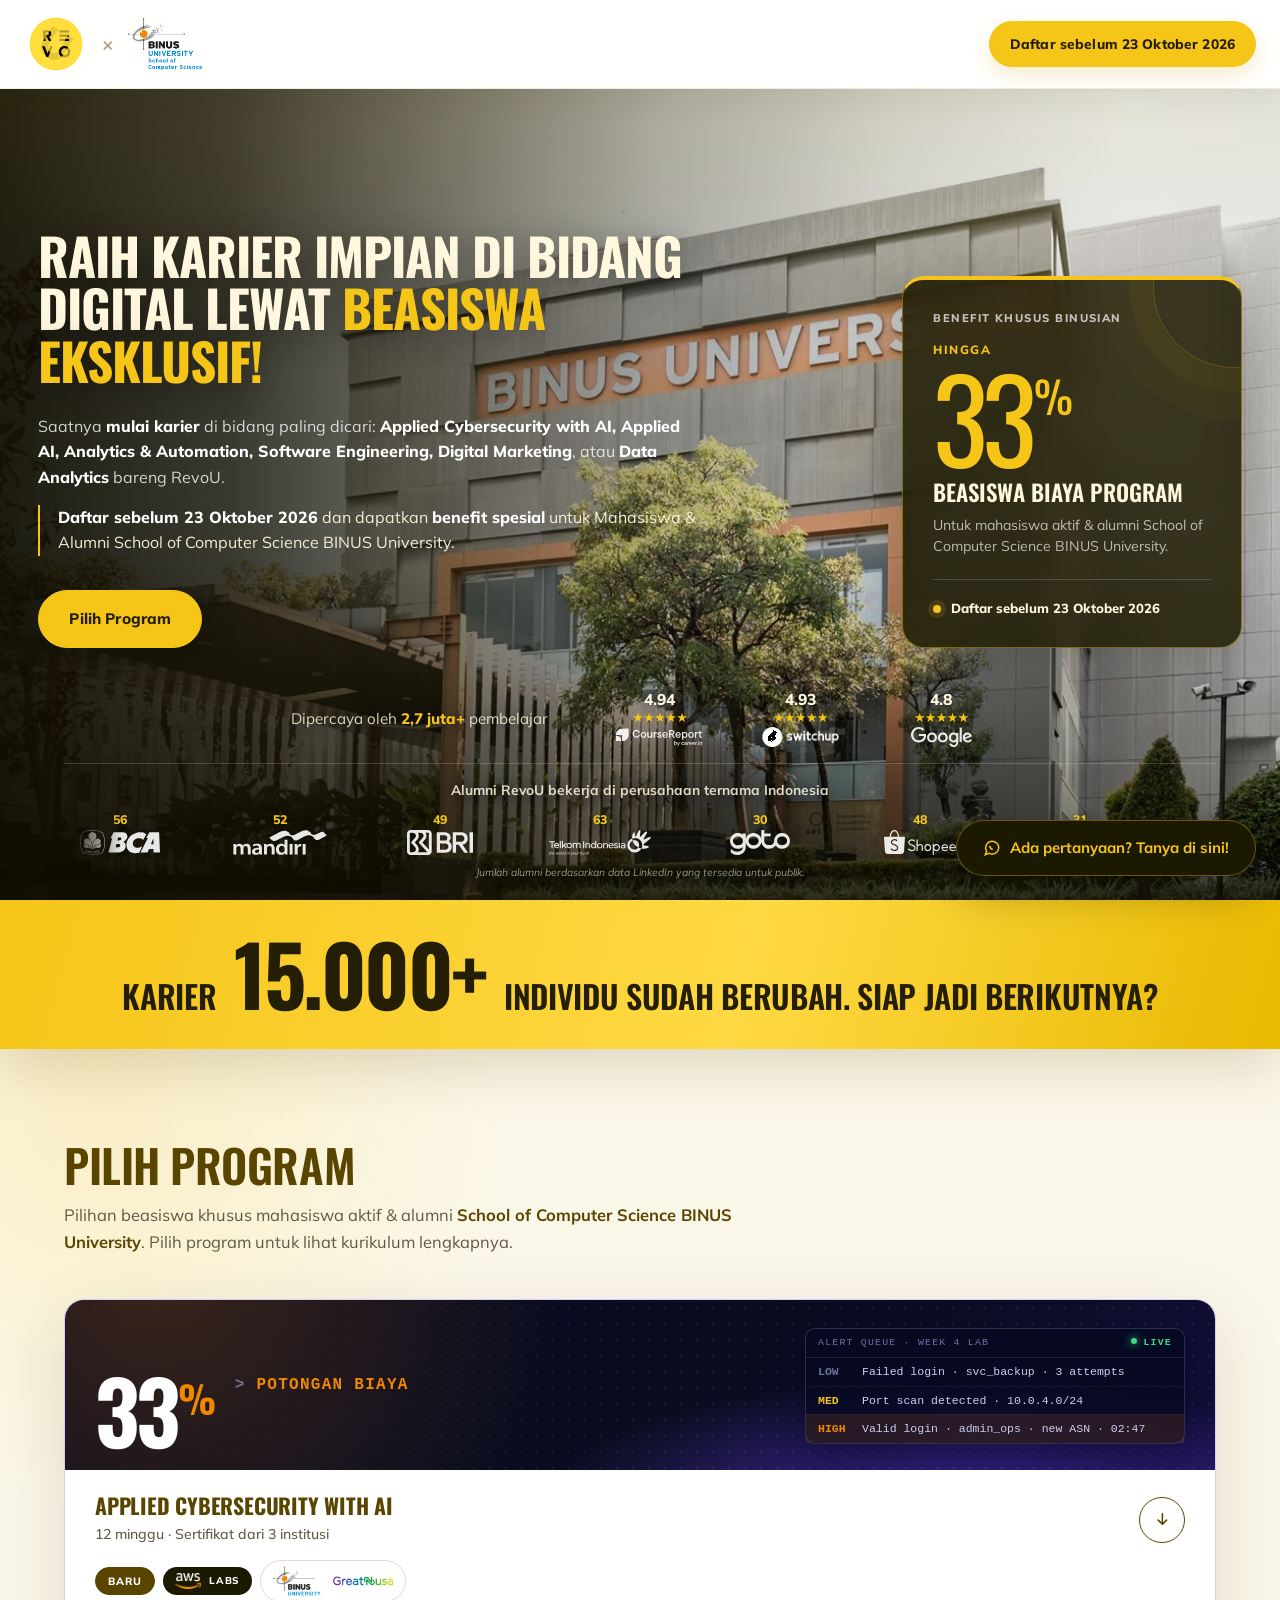
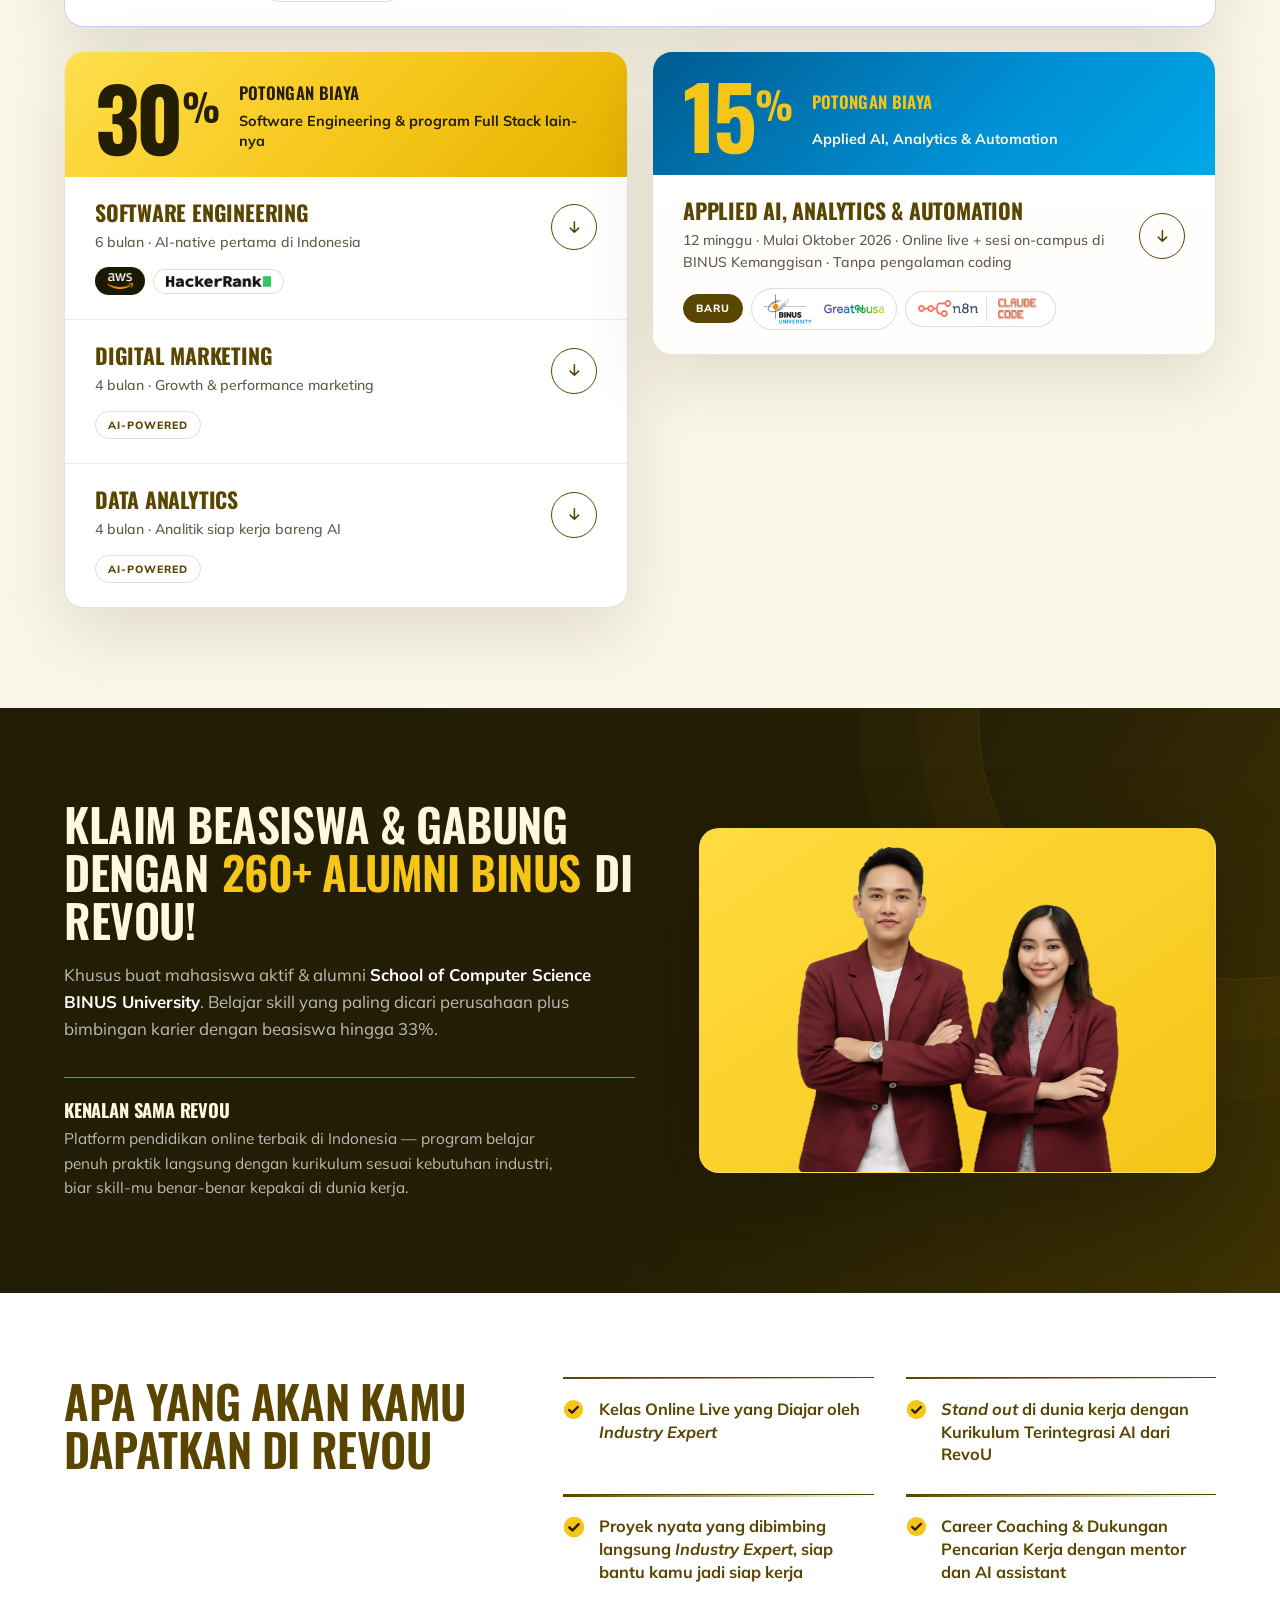
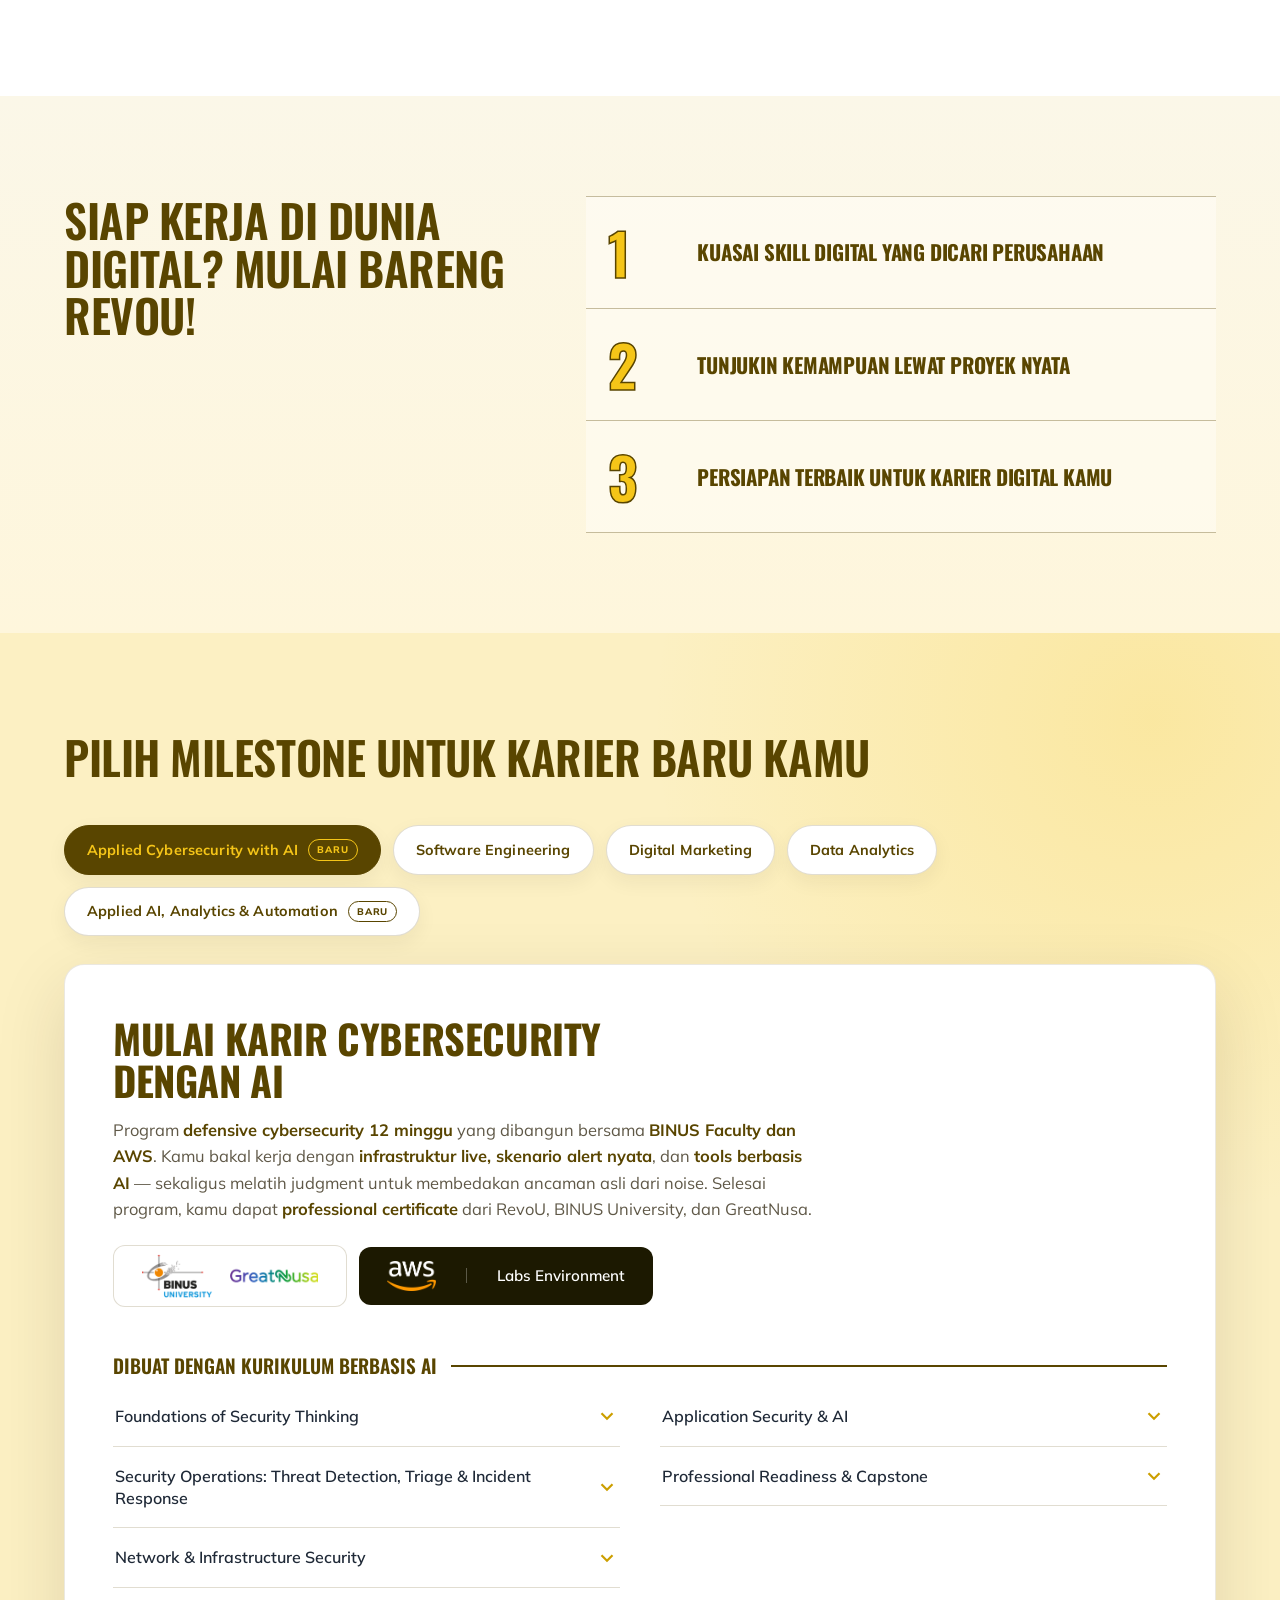
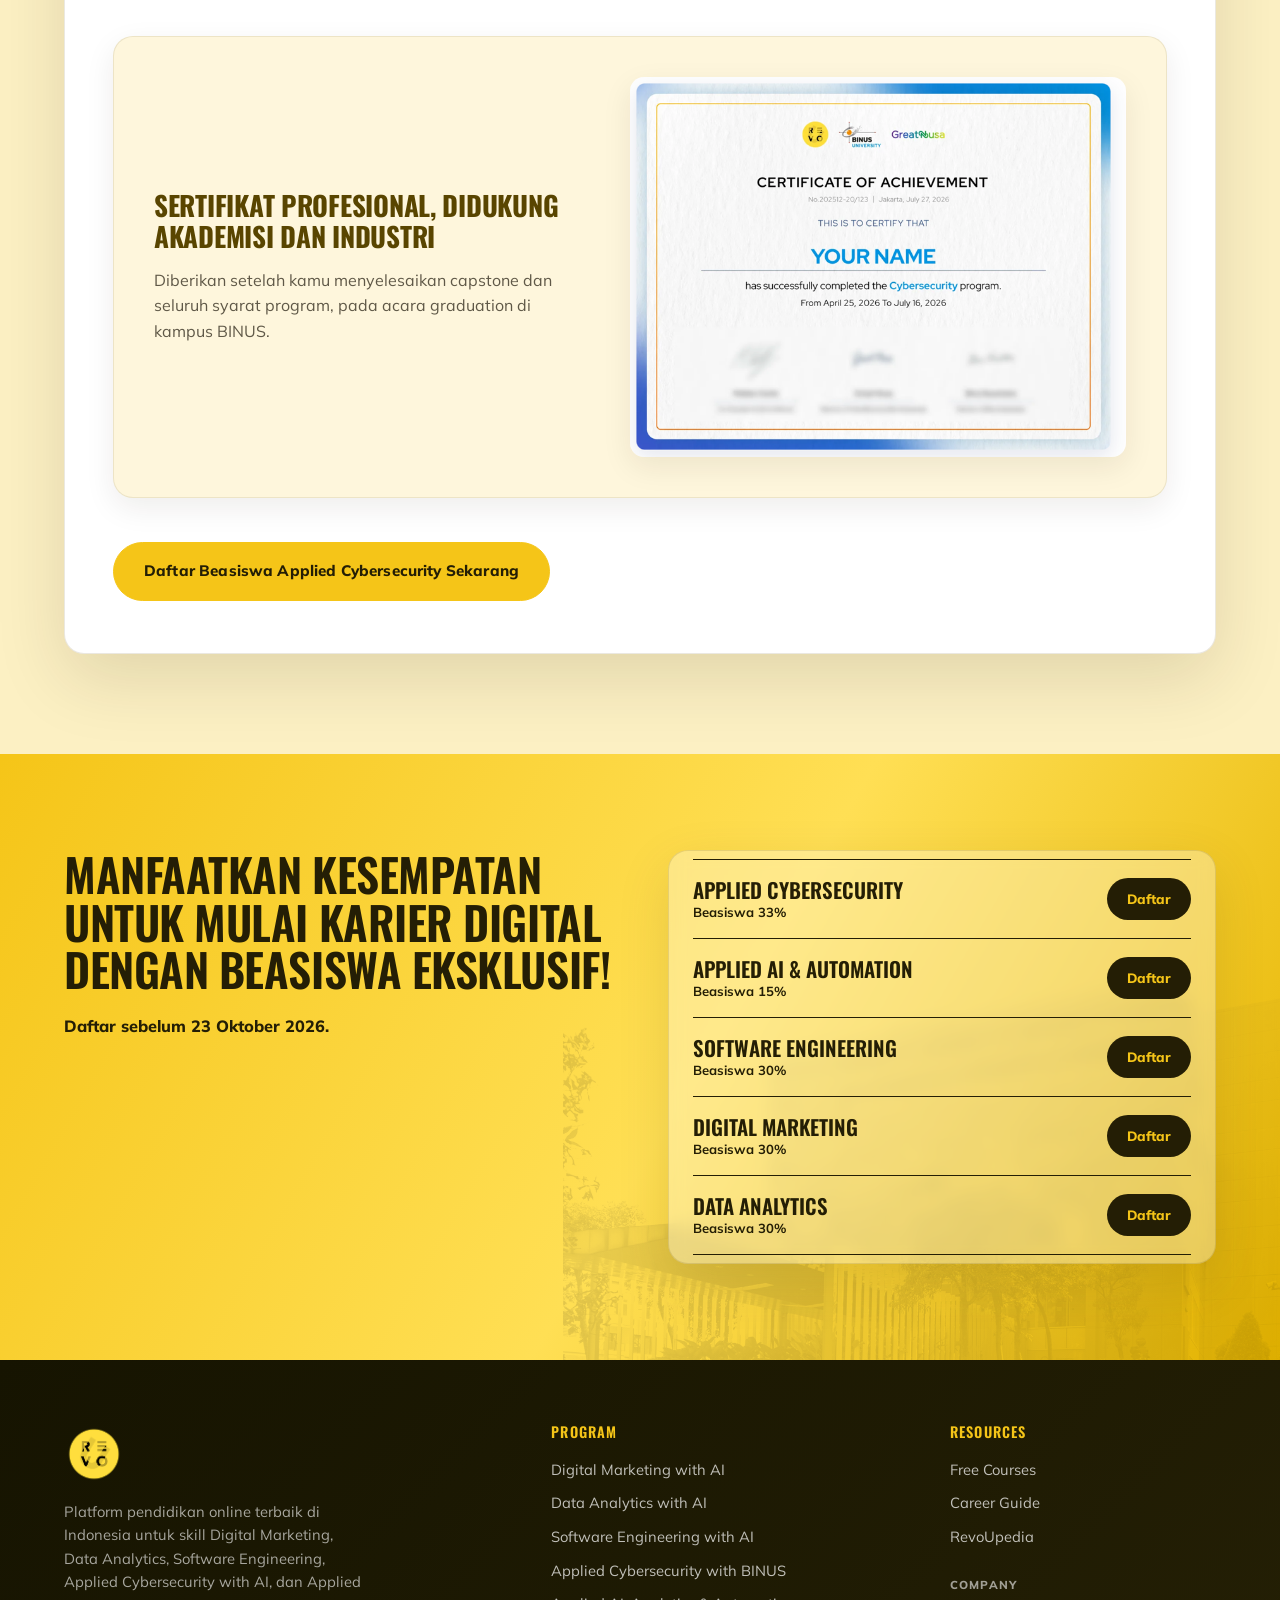
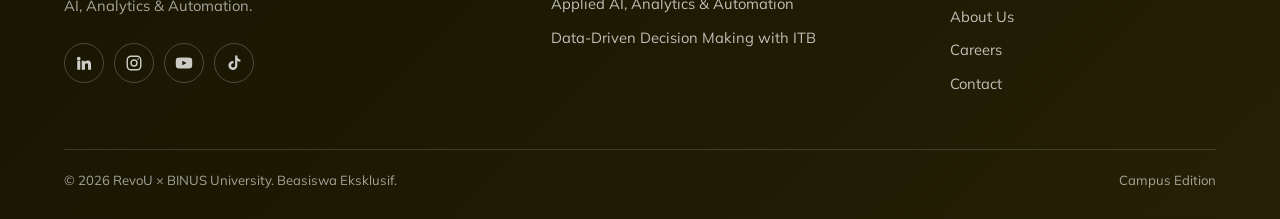
<file: binus-university-offer/index.html>
<!DOCTYPE html>
<html lang="id">
<head>
<meta charset="UTF-8">
<meta name="viewport" content="width=device-width, initial-scale=1.0">
<title>Beasiswa Eksklusif BINUS University × RevoU — Campus Edition</title>
<meta name="description" content="Raih beasiswa eksklusif hingga 33% dari BINUS University & RevoU untuk program Software Engineering, Data Analytics, Digital Marketing, Applied Cybersecurity & Applied AI Automation. Daftar sekarang!">
<link rel="canonical" href="https://offer.revou.co/binus-university-offer">
<meta property="og:type" content="website">
<meta property="og:site_name" content="RevoU x BINUS University">
<meta property="og:locale" content="id_ID">
<meta property="og:url" content="https://offer.revou.co/binus-university-offer">
<meta property="og:title" content="Beasiswa Eksklusif BINUS University untuk Karier Masa Depan">
<meta property="og:description" content="Raih beasiswa eksklusif hingga 33% dari BINUS University & RevoU. Daftar sebelum 23 Oktober 2026.">
<meta property="og:image" content="https://offer.revou.co/binus-university-offer/images/og-image.jpg">
<meta property="og:image:width" content="2253">
<meta property="og:image:height" content="1203">
<meta property="og:image:alt" content="Beasiswa Eksklusif BINUS University x RevoU">
<meta name="twitter:card" content="summary_large_image">
<meta name="twitter:title" content="Beasiswa Eksklusif BINUS University untuk Karier Masa Depan">
<meta name="twitter:description" content="Raih beasiswa eksklusif hingga 33% dari BINUS University & RevoU. Daftar sebelum 23 Oktober 2026.">
<meta name="twitter:image" content="https://offer.revou.co/binus-university-offer/images/og-image.jpg">

<link rel="icon" type="image/png" href="/binus-university-offer/images/revou-logo.png">
<link rel="apple-touch-icon" href="/binus-university-offer/images/revou-logo.png">
<link rel="preconnect" href="https://fonts.googleapis.com">
<link rel="preconnect" href="https://fonts.gstatic.com" crossorigin>
<link href="https://fonts.googleapis.com/css2?family=Mulish:wght@400;500;600;700;800&family=Oswald:wght@500;600;700&display=swap" rel="stylesheet">
<link rel="preload" as="image" href="/binus-university-offer/images/binus-campus.jpg">
<style>
  /* ============================================================
     RATE TIERS — a revou.co-faithful variation.
     The brand is a hard constraint here, so every token is revou.co's: cream page,
     one saturated yellow, the dark gold-brown as heading ink and hairline, Oswald
     uppercase for the display voice, Mulish for everything read, full pills for
     every button. What changes is composition:
       - the offer is organised the way it actually works — two scholarship rates,
         each owning its programmes — instead of five look-alike cards with rails
       - every section commits to a left-aligned, asymmetric split; nothing is a
         centred stack
       - hierarchy comes from brand colour blocks (yellow tier, brown tier, yellow
         close) and brown hairlines, not from soft shadows on every surface
     Radius is by role: 20px panels, 14px media, 999px controls. No box-shadows.
     ============================================================ */
  :root{
    --cream:#fef6dc;
    --cream-deep:#fcf0c3;
    --white:#ffffff;
    --yellow:#f5c518;
    --yellow-hover:#ffd233;
    --gold:#cc9f00;
    --brown:#594500;
    --brown-deep:#241e05;
    --night:#1c1901;
    --ink:#1f2937;
    --muted:#5f5847;
    --border:rgba(89,69,0,.18);
    --border-soft:rgba(89,69,0,.10);
    --r-panel:20px;
    --r-media:14px;
    --maxw:1200px;
    --nav-h:89px;           /* 64px logo + 24px padding + 1px border */
  }
  *{box-sizing:border-box;margin:0;padding:0}
  html{scroll-behavior:smooth}
  body{font-family:'Mulish',system-ui,-apple-system,sans-serif;background:var(--cream);color:var(--ink);
    line-height:1.6;-webkit-font-smoothing:antialiased;overflow-x:hidden}
  img{max-width:100%}
  /* components set their own display, which would otherwise beat the `hidden` attribute */
  [hidden]{display:none!important}
  ::selection{background:var(--yellow);color:var(--brown-deep)}
  :focus-visible{outline:3px solid var(--brown);outline-offset:3px;border-radius:6px}
  .wrap{max-width:var(--maxw);margin:0 auto;padding:0 24px}
  .vh{position:absolute;width:1px;height:1px;overflow:hidden;clip:rect(0 0 0 0);clip-path:inset(50%);white-space:nowrap}
  h1,h2,h3,h4{font-family:'Oswald','Arial Narrow',sans-serif;text-transform:uppercase;font-weight:600;
    line-height:1.05;letter-spacing:-.01em;color:var(--brown)}
  h1{font-size:clamp(2.6rem,5.6vw,4.5rem);font-weight:700;letter-spacing:-.02em;line-height:1}
  h2{font-size:clamp(1.9rem,3.8vw,2.85rem)}
  h3{font-size:clamp(1.2rem,2vw,1.6rem);font-weight:700}
  p{color:var(--muted)}
  b{color:var(--brown);font-weight:700}
  /* the highlighter: a hard-stop band of brand yellow behind a phrase — used on the one
     phrase per headline that carries the offer, never as general decoration */
  .mark{background:linear-gradient(transparent 58%,var(--yellow) 58%,var(--yellow) 94%,transparent 94%);
    padding:0 .06em;-webkit-box-decoration-break:clone;box-decoration-break:clone}

  /* ---- buttons: revou.co's one shape, the full pill ---- */
  .btn{display:inline-flex;align-items:center;justify-content:center;gap:10px;font-family:inherit;
    font-weight:800;font-size:.95rem;letter-spacing:.01em;padding:16px 30px;border-radius:999px;
    background:var(--yellow);color:var(--brown-deep);border:1.5px solid var(--yellow);text-decoration:none;
    cursor:pointer;text-align:center;transition:background .15s ease,color .15s ease,border-color .15s ease}
  .btn:hover{background:var(--yellow-hover);border-color:var(--yellow-hover)}
  .btn:active{background:var(--gold);border-color:var(--gold)}
  .btn.line{background:transparent;border-color:var(--brown);color:var(--brown)}
  .btn.line:hover{background:var(--brown);color:var(--cream)}
  .ico{width:1.05em;height:1.05em;flex:0 0 auto;display:block}

  /* ---- top bar ---- */
  /* sticky, so the logos and the deadline CTA stay in reach down the whole page */
  .topbar{position:sticky;top:0;z-index:40;background:var(--white);border-bottom:1px solid var(--border-soft)}
  /* in-page jumps (Pilih Program, tier rows) must land below the bar, not under it */
  [id]{scroll-margin-top:calc(var(--nav-h) + 16px)}
  .topbar .wrap{display:flex;align-items:center;justify-content:space-between;gap:16px;
    padding-top:12px;padding-bottom:12px}
  .logos{display:flex;align-items:center;gap:14px}
  .logo-revou-img{width:64px;height:64px;object-fit:contain;display:block}
  .logo-x{color:var(--brown);opacity:.5;font-weight:700;font-size:1.2rem}
  .logo-binus-img{height:52px;width:auto;object-fit:contain;display:block}
  .top-cta{padding:11px 20px;font-size:.86rem}

  /* ---- hero: argument left, campus right, the rate as a seal where they meet ---- */
  .hero{padding:64px 0 88px}
  .hero-grid{display:grid;grid-template-columns:1.15fr .85fr;gap:64px;align-items:center}
  .hero h1{margin-bottom:26px}
  .hero .lead{font-size:1.05rem;max-width:58ch}
  .hero .lead+.lead{margin-top:14px}
  .hero-cta{display:flex;flex-wrap:wrap;gap:12px;margin-top:32px}
  .hero-media{position:relative}
  .hero-photo{display:block;width:100%;aspect-ratio:5/4;object-fit:cover;object-position:56% 60%;
    border-radius:var(--r-panel)}
  .seal{position:absolute;left:-44px;bottom:-36px;width:156px;height:156px;border-radius:50%;
    background:var(--yellow);border:4px solid var(--cream);outline:1.5px solid var(--brown);outline-offset:-12px;
    display:flex;flex-direction:column;align-items:center;justify-content:center;text-align:center;
    transform:rotate(-8deg);font-family:'Oswald',sans-serif;text-transform:uppercase;color:var(--brown-deep);
    line-height:1}
  .seal small{font-size:.74rem;font-weight:600;letter-spacing:.08em}
  .seal strong{font-size:3.1rem;font-weight:700;letter-spacing:-.03em;margin-top:4px}

  /* ---- stat bar ---- */
  .statbar{background:var(--yellow);padding:36px 0}
  .statbar h2{display:flex;flex-wrap:wrap;align-items:baseline;gap:4px 18px;color:var(--brown-deep);
    font-size:clamp(1.35rem,2.6vw,2rem)}
  .statbar .big{font-size:clamp(3rem,7vw,5.2rem);line-height:.9;letter-spacing:-.03em;font-weight:700}

  /* ---- section heads: title left, context right, sharing a baseline ---- */
  .sec-head{display:grid;grid-template-columns:1fr 1fr;gap:40px;align-items:end;margin-bottom:44px}
  .sec-head p{font-size:1.03rem;max-width:52ch}

  /* ---- rate tiers: the signature ----
     The two scholarship levels are the real structure of the offer, so they are the
     containers. Deep brown owns 33% (Cybersecurity), yellow owns 30%, blue owns 15% — all from the palette, so the
     split reads as brand, not as a new colour code. Each programme is one row and the
     whole row is the link into its curriculum. */
  .choose{padding:92px 0 100px}
  .tiers{display:grid;grid-template-columns:1fr 1fr;gap:24px;align-items:start}
  .tier{background:var(--white);border:1px solid var(--border);border-radius:var(--r-panel);overflow:hidden}
  .tier-head{display:grid;grid-template-columns:auto 1fr;gap:4px 22px;align-items:end;padding:28px 30px 26px}
  .t30 .tier-head{background:var(--yellow)}
  .t15 .tier-head{background:var(--brown)}
  .t33{grid-column:1/-1}
  .t33 .tier-head{background:var(--brown-deep)}
  .t33 .tier-rate,.t33 .tier-lbl{color:var(--yellow)}
  .t33 .tier-for{color:var(--cream)}
  .tier-rate{grid-row:1/3;font-family:'Oswald',sans-serif;font-weight:700;font-size:clamp(4rem,7vw,5.4rem);
    line-height:.8;letter-spacing:-.04em;color:var(--brown-deep)}
  .tier-rate i{font-style:normal;font-size:.44em;vertical-align:.85em;margin-left:2px}
  .t15 .tier-rate{color:var(--yellow)}
  .tier-lbl{font-family:'Oswald',sans-serif;text-transform:uppercase;font-weight:600;font-size:1.05rem;
    letter-spacing:.02em;color:var(--brown-deep)}
  .t15 .tier-lbl{color:var(--yellow)}
  .tier-for{font-size:.9rem;font-weight:700;line-height:1.4;color:var(--brown-deep)}
  .t15 .tier-for{color:var(--cream)}
  .prog{display:grid;grid-template-columns:1fr auto;gap:6px 18px;align-items:center;padding:24px 30px;
    border-top:1px solid var(--border-soft);text-decoration:none;color:var(--ink);transition:background .15s ease}
  .tier-head+.prog{border-top:0}
  .prog:hover{background:var(--cream)}
  .prog-name{font-family:'Oswald',sans-serif;text-transform:uppercase;font-weight:700;font-size:1.35rem;
    line-height:1.1;letter-spacing:-.01em;color:var(--brown)}
  .prog-meta{font-size:.88rem;font-weight:500;color:var(--muted)}
  .prog-tags{grid-column:1/-1;display:flex;flex-wrap:wrap;align-items:center;gap:8px;margin-top:8px}
  .prog-go{grid-column:2;grid-row:1/3;width:46px;height:46px;border-radius:50%;border:1.5px solid var(--brown);
    color:var(--brown);display:flex;align-items:center;justify-content:center;
    transition:background .15s ease,border-color .15s ease,color .15s ease}
  .prog:hover .prog-go{background:var(--yellow);border-color:var(--yellow);color:var(--brown-deep)}
  .tag{display:inline-flex;align-items:center;font-size:.66rem;font-weight:800;letter-spacing:.09em;
    text-transform:uppercase;padding:6px 12px;border-radius:999px;line-height:1.4;
    color:var(--brown);border:1px solid var(--border)}
  .tag.new{background:var(--brown);border-color:var(--brown);color:#fff}
  /* AWS mark is white-on-transparent, HackerRank is near-black — each needs its own chip tone */
  .chip{display:inline-flex;align-items:center;gap:8px;border-radius:999px;padding:6px 12px;line-height:1}
  .chip.dark{background:var(--night)}
  .chip.light{background:#fff;border:1px solid var(--border)}
  .chip img{width:auto;object-fit:contain;display:block}
  .chip .lbl{color:#fff;font-size:.62rem;font-weight:800;letter-spacing:.08em;text-transform:uppercase}
  .chip .lg-aws{height:16px}.chip .lg-hr{height:11px}.chip .lg-bg{height:30px}
  .chip .lg-n8n{height:17px}.chip .lg-cc{height:24px}
  .chip:has(.lg-bg),.chip:has(.lg-cc){padding:5px 12px}
  .chip .lg-n8n+.lg-cc{border-left:1px solid var(--border);padding-left:10px}

  /* ---- claim ---- */
  .claim{background:var(--cream-deep);padding:92px 0}
  .claim-grid{display:grid;grid-template-columns:1.05fr .95fr;gap:64px;align-items:center}
  .claim h2{margin-bottom:18px}
  .claim .lede{font-size:1.05rem;max-width:56ch}
  .kenalan{margin-top:34px;padding-top:22px;border-top:1.5px solid var(--brown)}
  .kenalan h3{font-size:1.15rem;margin-bottom:8px}
  .kenalan p{font-size:.96rem;max-width:56ch}
  .claim-visual{background:var(--yellow);border-radius:var(--r-panel);overflow:hidden;aspect-ratio:3/2}
  .claim-visual img{width:100%;height:100%;object-fit:cover;object-position:center bottom;display:block}

  /* ---- video ---- */
  .video-sec{padding:92px 0 84px}
  .video{position:relative;width:100%;aspect-ratio:16/9;border-radius:var(--r-panel);overflow:hidden;
    background:var(--night) center/cover no-repeat;cursor:pointer;display:flex;align-items:center;justify-content:center}
  .play{width:92px;height:92px;border-radius:50%;background:var(--yellow);display:flex;align-items:center;
    justify-content:center;transition:transform .2s ease}
  .play::after{content:"";border-left:26px solid var(--brown-deep);border-top:16px solid transparent;
    border-bottom:16px solid transparent;margin-left:8px}
  .video:hover .play{transform:scale(1.06)}
  .stats-banner{width:100%;height:auto;display:block;margin-top:48px}

  /* ---- what you get: a ruled 2×2, no cards ---- */
  .get{background:var(--white);padding:84px 0}
  .get-grid{display:grid;grid-template-columns:.8fr 1.2fr;gap:64px;align-items:start}
  .get-list{list-style:none;display:grid;grid-template-columns:1fr 1fr;gap:0 32px}
  .get-list li{display:flex;gap:14px;align-items:flex-start;border-top:1.5px solid var(--brown);padding:20px 0 28px;
    font-weight:700;color:var(--brown);font-size:1.02rem;line-height:1.4}
  .get-list li>span{display:block;min-width:0}
  .get-list li::before{content:"";flex:0 0 auto;width:1.35rem;height:1.35rem;margin-top:1px;
    background:url("data:image/svg+xml,%3Csvg xmlns='http://www.w3.org/2000/svg' viewBox='0 0 24 24'%3E%3Ccircle cx='12' cy='12' r='11' fill='%23f5c518'/%3E%3Cpath d='M7 12.4l3.3 3.3L17 9' fill='none' stroke='%23241e05' stroke-width='2.6' stroke-linecap='round' stroke-linejoin='round'/%3E%3C/svg%3E") center/contain no-repeat}

  /* ---- why: sticky intro beside three ruled points ---- */
  .why{padding:100px 0}
  .why-grid{display:grid;grid-template-columns:5fr 7fr;gap:72px;align-items:start}
  .why-intro{position:sticky;top:calc(var(--nav-h) + 32px)}
  .why-intro p{margin-top:18px;font-size:1.02rem}
  .why-item{display:grid;grid-template-columns:4.2rem 1fr;gap:22px;align-items:center;padding:32px 0;border-top:1.5px solid var(--brown)}
  .why-item:last-child{border-bottom:1.5px solid var(--brown)}
  .why-n{font-family:'Oswald',sans-serif;font-weight:700;font-size:3.6rem;line-height:.82;
    color:var(--yellow);-webkit-text-stroke:1.5px var(--brown)}
  .why-item h3{font-size:1.3rem}
  .why-item p{font-size:.98rem}

  /* ---- programme tabs ---- */
  .milestone{background:var(--cream-deep);padding:100px 0}
  .tabs{display:flex;flex-wrap:wrap;gap:10px;margin-bottom:28px}
  .tab{display:inline-flex;align-items:center;gap:10px;border:1.5px solid var(--border);background:var(--white);
    font-family:inherit;font-weight:700;font-size:.9rem;letter-spacing:.01em;color:var(--brown);cursor:pointer;
    padding:13px 22px;border-radius:999px;transition:border-color .15s ease,background .15s ease,color .15s ease}
  .tab:hover{border-color:var(--brown)}
  .tab[aria-selected="true"]{background:var(--brown);border-color:var(--brown);color:var(--yellow)}
  .tab .tag{padding:3px 8px;font-size:.6rem;border-color:currentColor;color:inherit}
  .program-panel{background:var(--white);border:1px solid var(--border);border-radius:var(--r-panel);padding:52px 48px}
  .panel{display:none}
  .panel.active{display:block}
  .panel h3.p-title{font-size:clamp(1.7rem,3.2vw,2.5rem);margin-bottom:16px;max-width:26ch}
  .panel .p-desc{font-size:1.03rem;max-width:70ch}
  .panel .badge-line{font-family:'Oswald',sans-serif;text-transform:uppercase;color:var(--brown);font-size:1.2rem;
    font-weight:600;margin:44px 0 6px;display:flex;align-items:center;gap:14px}
  .panel .badge-line::after{content:"";flex:1;height:1.5px;background:var(--brown)}
  .acc-cols{display:grid;grid-template-columns:1fr 1fr;gap:0 40px;align-items:start}
  .acc-item{border-bottom:1px solid var(--border)}
  .acc-head{width:100%;text-align:left;background:none;border:none;font-family:inherit;font-weight:600;
    font-size:1rem;line-height:1.4;padding:18px 2px;cursor:pointer;display:flex;justify-content:space-between;
    align-items:center;gap:16px;color:var(--ink);transition:color .15s ease}
  .acc-head:hover,.acc-item.open .acc-head{color:var(--brown)}
  .acc-item.open .acc-head{font-weight:700}
  .chev{flex:0 0 auto;color:var(--gold);transition:transform .25s ease}
  .acc-item.open .chev{transform:rotate(180deg);color:var(--brown)}
  .acc-body{max-height:0;overflow:hidden;transition:max-height .3s ease}
  .acc-body .inner{padding:0 2px 20px;color:var(--muted);font-size:.96rem}
  .acc-body .inner ul{margin:2px 0 0 18px}
  .acc-body .inner li{margin-bottom:8px}
  .timeline-head{font-family:'Oswald',sans-serif;text-transform:uppercase;color:var(--brown);font-size:1.2rem;
    font-weight:600;margin:48px 0 18px}
  .timeline-img{width:100%;height:auto;display:block;border-radius:var(--r-media)}
  .partner-logos{display:inline-flex;gap:12px;align-items:center;flex-wrap:wrap;margin-top:22px}
  .partner-logos .chip{gap:30px;padding:14px 28px;border-radius:12px}
  .partner-logos img{height:30px;width:auto;object-fit:contain;display:block}
  .partner-logos .lg-hr{height:20px}
  .partner-logos .lg-bg{height:44px}
  .partner-logos .chip.light:has(.lg-bg){padding-top:8px;padding-bottom:8px}
  .partner-note{color:#fff;font-weight:600;font-size:.95rem;padding-left:30px;border-left:1px solid rgba(255,255,255,.28)}
  .tool-row{display:flex;flex-wrap:wrap;align-items:center;gap:16px 30px}
  .tool-logo{width:auto;object-fit:contain;display:block}
  .tool-logo.lg-claude{height:25px}.tool-logo.lg-cc{height:31px}.tool-logo.lg-n8n{height:23px}.tool-logo.lg-gpt{height:26px}
  .cert-showcase{display:grid;grid-template-columns:1fr 1.15fr;gap:44px;align-items:center;margin-top:48px;
    padding:40px;background:var(--cream);border-radius:var(--r-panel)}
  .cert-copy h4{font-size:clamp(1.3rem,2.2vw,1.7rem);font-weight:700;line-height:1.14;margin-bottom:16px}
  .cert-copy h4:last-child{margin-bottom:0}
  .cert-copy p{font-size:1rem}
  .cert-visual img{width:100%;height:auto;display:block;border-radius:var(--r-media)}
  .panel-cta{margin-top:44px}

  /* ---- alumni: before → after as two steps joined by a line ---- */
  .testi{background:var(--white);padding:100px 0}
  .testi-grid{display:grid;grid-template-columns:4fr 8fr;gap:64px;align-items:center}
  .testi-intro h2{margin-bottom:28px}
  .car-nav{display:flex;align-items:center;gap:10px}
  .car-btn{width:50px;height:50px;border-radius:50%;border:1.5px solid var(--brown);background:var(--white);
    color:var(--brown);cursor:pointer;display:flex;align-items:center;justify-content:center;
    transition:background .15s ease,border-color .15s ease,color .15s ease}
  .car-btn:hover{background:var(--yellow);border-color:var(--yellow);color:var(--brown-deep)}
  .car-btn svg{width:20px;height:20px;display:block}
  .car-count{font-family:'Oswald',sans-serif;font-weight:600;font-size:1.05rem;letter-spacing:.04em;
    color:var(--brown);margin-left:10px}
  .slide{display:none}
  .slide.active{display:grid;grid-template-columns:240px 1fr;gap:36px;align-items:center}
  .slide .avatar-img{width:100%;aspect-ratio:3/4;border-radius:var(--r-media);object-fit:cover;object-position:top;display:block}
  .t-name{font-family:'Oswald',sans-serif;text-transform:uppercase;color:var(--brown);font-size:1.9rem;
    font-weight:700;line-height:1.05;margin-bottom:20px}
  .t-step{border-radius:var(--r-media);padding:16px 20px}
  .t-step.before{background:var(--cream)}
  .t-step.after{background:var(--yellow)}
  .t-join{display:block;width:1.5px;height:22px;background:var(--brown);margin-left:30px}
  .t-label{display:block;font-size:.7rem;font-weight:800;letter-spacing:.1em;text-transform:uppercase;
    color:var(--brown);margin-bottom:4px}
  .t-role{display:block;font-size:1.06rem;font-weight:800;color:var(--brown-deep);line-height:1.3}
  .t-at{display:block;font-size:.95rem;color:var(--muted)}
  .t-step.after .t-at{color:var(--brown-deep)}

  /* ---- final: the one full-yellow close ---- */
  .final{background:var(--yellow);padding:96px 0}
  .final-grid{display:grid;grid-template-columns:1fr 1fr;gap:56px;align-items:start}
  .final h2{color:var(--brown-deep)}
  .final .deadline{margin-top:20px;font-weight:800;color:var(--brown-deep);font-size:1.02rem}
  .cta-list{list-style:none}
  .cta-list a{display:flex;align-items:center;justify-content:space-between;gap:16px;padding:18px 0;
    border-top:1.5px solid var(--brown-deep);text-decoration:none;color:var(--brown-deep)}
  .cta-list li:last-child a{border-bottom:1.5px solid var(--brown-deep)}
  .cta-name{font-family:'Oswald',sans-serif;text-transform:uppercase;font-weight:600;font-size:clamp(1.05rem,1.8vw,1.3rem);line-height:1.15}
  .cta-name small{display:block;font-family:'Mulish',sans-serif;text-transform:none;font-weight:700;font-size:.82rem;margin-top:3px}
  .cta-pill{flex:0 0 auto;font-weight:800;font-size:.85rem;padding:10px 20px;border-radius:999px;
    background:var(--brown-deep);color:var(--yellow);transition:background .15s ease,color .15s ease}
  .cta-list a:hover .cta-pill{background:var(--night);color:#fff}
  .cta-list a:focus-visible{outline-color:var(--brown-deep)}

  /* ---- footer ---- */
  footer{background:var(--night);color:rgba(255,255,255,.72);padding:64px 0 28px;font-size:.92rem}
  .foot-grid{display:grid;grid-template-columns:5fr 4fr 3fr;gap:44px}
  footer h4{font-size:.9rem;font-weight:600;letter-spacing:.08em;color:var(--yellow);margin-bottom:14px}
  footer p{color:rgba(255,255,255,.62);max-width:34ch}
  footer a{color:rgba(255,255,255,.72);text-decoration:none;display:block;padding:5px 0}
  footer a:hover{color:var(--yellow)}
  footer :focus-visible{outline-color:var(--yellow)}
  .foot-logo-img{width:60px;height:60px;object-fit:contain;display:block;margin-bottom:16px}
  .foot-sub{font-size:.72rem;font-weight:800;letter-spacing:.1em;text-transform:uppercase;
    color:rgba(255,255,255,.58);margin:22px 0 6px}
  .foot-social{display:flex;gap:10px;margin-top:26px}
  .foot-social a{display:inline-flex;align-items:center;justify-content:center;width:40px;height:40px;padding:0;
    border-radius:50%;border:1px solid rgba(255,255,255,.22);color:rgba(255,255,255,.78);transition:.15s}
  .foot-social a:hover{background:var(--yellow);border-color:var(--yellow);color:var(--brown-deep)}
  .foot-social svg{width:18px;height:18px;display:block}
  .foot-bottom{border-top:1px solid rgba(255,255,255,.14);margin-top:48px;padding-top:20px;display:flex;
    justify-content:space-between;flex-wrap:wrap;gap:12px;color:rgba(255,255,255,.6);font-size:.82rem}

  /* ---- whatsapp: dark, so it never reads as one more yellow CTA ---- */
  .wa{position:fixed;right:24px;bottom:24px;z-index:50;background:var(--night);color:var(--yellow);
    border-radius:999px;padding:15px 26px;font-weight:700;text-decoration:none;font-size:.94rem;
    border:1.5px solid rgba(245,197,24,.35);transition:background .15s ease}
  .wa:hover{background:var(--brown-deep)}
  .wa:focus-visible{outline-color:var(--yellow)}

  @media(max-width:960px){
    .hero{padding:44px 0 72px}
    .hero-grid,.claim-grid,.get-grid,.why-grid,.testi-grid,.final-grid,.sec-head{grid-template-columns:1fr}
    .hero-grid{gap:44px}
    .seal{left:auto;right:18px;bottom:-34px;width:128px;height:128px}
    .seal strong{font-size:2.5rem}
    .sec-head{gap:14px}
    .tiers{grid-template-columns:1fr}
    .claim-grid,.get-grid,.testi-grid,.final-grid{gap:36px}
    .why-grid{gap:28px}
    .why-intro{position:static}
    .acc-cols{grid-template-columns:1fr}
    .acc-col+.acc-col{border-top:0}
    .cert-showcase{grid-template-columns:1fr;gap:26px;padding:28px 22px}
    .program-panel{padding:34px 22px}
    .foot-grid{grid-template-columns:1fr 1fr}
  }
  @media(max-width:560px){
    :root{--nav-h:77px}
    .top-cta{display:none}
    .logo-revou-img{width:52px;height:52px}
    .logo-binus-img{height:42px}
    .get-list{grid-template-columns:1fr}
    .prog{padding:20px 20px}
    .tier-head{padding:22px 20px}
    .slide.active{grid-template-columns:1fr}
    .slide .avatar-img{max-width:200px}
    .tab{padding:11px 16px;font-size:.84rem}
    .foot-grid{grid-template-columns:1fr}
    .wa{right:14px;bottom:14px;padding:13px 20px;font-size:.86rem}
  }
  @media(prefers-reduced-motion:reduce){
    html{scroll-behavior:auto}
    *,*::before,*::after{transition-duration:.01ms!important;animation-duration:.01ms!important}
  }

  /* ============================================================
     CAMPUS EDITION — premium depth, same RevoU × BINUS system.
     The authentic campus photograph owns the first viewport. The familiar cream,
     yellow and brown palette, Oswald/Mulish pairing and pill CTAs remain unchanged;
     hierarchy now comes from cinematic contrast, warm highlights and restrained
     elevation instead of a sequence of flat colour fields.
     ============================================================ */
  :root{
    --shadow-sm:0 10px 30px rgba(36,30,5,.08);
    --shadow-md:0 24px 70px rgba(36,30,5,.13);
    --shadow-deep:0 34px 90px rgba(15,13,2,.32);
  }
  body{background:#fbf7e8}
  .topbar{background:rgba(255,255,255,.94);border-bottom-color:rgba(89,69,0,.1);
    box-shadow:0 8px 34px rgba(36,30,5,.07);backdrop-filter:blur(18px);-webkit-backdrop-filter:blur(18px)}
  .topbar .wrap{max-width:1320px}
  .top-cta{box-shadow:0 8px 22px rgba(204,159,0,.2)}

  /* Campus-led hero */
  .hero{position:relative;isolation:isolate;min-height:calc(100svh - var(--nav-h));padding:0;
    overflow:hidden;background:var(--night);display:flex;align-items:stretch}
  .hero-media{position:absolute;inset:0;z-index:0}
  .hero-photo{width:100%;height:100%;aspect-ratio:auto;object-fit:cover;object-position:50% 49%;border-radius:0;
    filter:saturate(.92) contrast(1.04)}
  .hero-media::before{content:"";position:absolute;inset:0;z-index:1;background:
    linear-gradient(90deg,rgba(16,14,2,.94) 0%,rgba(20,17,3,.82) 18%,rgba(25,21,3,.58) 34%,rgba(25,21,3,.28) 52%,rgba(25,21,3,.10) 70%,transparent 88%),
    linear-gradient(0deg,rgba(16,14,2,.3) 0%,transparent 42%,rgba(16,14,2,.12) 100%)}
  .hero-media::after{content:"";position:absolute;inset:0;z-index:1;background:
    radial-gradient(circle at 82% 28%,rgba(245,197,24,.2),transparent 28%),
    linear-gradient(180deg,rgba(245,197,24,.06),transparent 30%);mix-blend-mode:screen}
  .hero-grid{width:100%;max-width:1500px;min-height:calc(100svh - var(--nav-h));grid-template-columns:minmax(0,1.15fr) minmax(290px,.48fr);
    gap:clamp(32px,4vw,64px);align-items:end;padding:clamp(72px,10vh,120px) clamp(32px,3vw,48px) clamp(64px,9vh,104px);
    position:relative;z-index:2}
  .hero-copy{max-width:700px}
  .hero h1{font-size:clamp(2.8rem,4vw,3.75rem);line-height:1.02;color:#fff8df;margin-bottom:28px;
    max-width:700px;text-shadow:0 5px 34px rgba(0,0,0,.38)}
  .hero .mark{color:var(--yellow);background:none;padding:0}
  .hero .lead{color:rgba(255,255,255,.79);font-size:clamp(1rem,1.25vw,1.12rem);max-width:66ch}
  .hero .lead b{color:#fff;font-weight:800}
  .hero .lead+.lead{padding-left:18px;border-left:2px solid var(--yellow);color:rgba(255,248,223,.94)}
  .hero-cta{margin-top:34px}
  .hero .btn{box-shadow:0 12px 34px rgba(0,0,0,.25)}
  .hero .btn.line{border-color:rgba(255,255,255,.7);color:#fff;background:rgba(255,255,255,.04);backdrop-filter:blur(8px)}
  .hero .btn.line:hover{background:#fff;color:var(--brown-deep)}
  .hero-offer{position:relative;align-self:end;padding:30px 30px 28px;background:rgba(28,25,1,.84);
    border:1px solid rgba(245,197,24,.42);border-top:4px solid var(--yellow);border-radius:22px;
    box-shadow:var(--shadow-deep);backdrop-filter:blur(16px);-webkit-backdrop-filter:blur(16px);overflow:hidden}
  .hero-offer::after{content:"";position:absolute;width:160px;height:160px;right:-74px;top:-74px;border-radius:50%;
    border:1px solid rgba(245,197,24,.22);box-shadow:0 0 0 24px rgba(245,197,24,.035),0 0 0 52px rgba(245,197,24,.025)}
  .offer-kicker{color:rgba(255,255,255,.72);font-size:.7rem;font-weight:800;letter-spacing:.13em;text-transform:uppercase}
  .offer-number{display:block;font-family:'Oswald',sans-serif;font-size:clamp(5.6rem,9vw,8rem);
    line-height:.85;letter-spacing:-.055em;color:var(--yellow);margin:16px 0 14px}
  .offer-number small{display:block;font-family:'Mulish',sans-serif;font-size:.75rem;line-height:1;
    letter-spacing:.12em;text-transform:uppercase;font-weight:800;margin-bottom:12px}
  .offer-value{display:flex;align-items:flex-start}
  .offer-value i{font-style:normal;font-size:.38em;line-height:1;margin:.12em 0 0 .08em}
  .offer-title{font-family:'Oswald',sans-serif;text-transform:uppercase;color:#fff8df;font-size:1.42rem;
    font-weight:600;line-height:1.08}
  .offer-copy{color:rgba(255,255,255,.68);font-size:.88rem;line-height:1.5;margin-top:10px}
  .offer-deadline{display:flex;align-items:center;gap:10px;margin-top:22px;padding-top:18px;border-top:1px solid rgba(255,255,255,.16);
    color:#fff8df;font-weight:800;font-size:.82rem}
  .offer-deadline::before{content:"";width:8px;height:8px;border-radius:50%;background:var(--yellow);box-shadow:0 0 0 5px rgba(245,197,24,.13)}

  /* Let the campus remain visible behind the proof content. */
  .hero-grid{padding-bottom:clamp(244px,28vh,280px)}
  .hero-proof{position:absolute;z-index:3;inset:auto 0 0;
    background:linear-gradient(180deg,transparent,rgba(13,12,2,.2) 42%,rgba(13,12,2,.48));
    border:0;box-shadow:none;color:#fff8df;text-shadow:0 2px 12px rgba(0,0,0,.55)}
  .proof-inner{max-width:1352px;margin:0 auto;padding:20px clamp(24px,5vw,64px) 18px}
  .proof-top{display:flex;align-items:center;justify-content:center;gap:clamp(34px,5vw,68px);margin-bottom:16px}
  .proof-title{font-size:.95rem;color:rgba(255,248,223,.84);white-space:nowrap}
  .proof-title b{font-weight:800;color:var(--yellow)}
  .proof-ratings{display:flex;align-items:flex-start;gap:clamp(28px,3.5vw,46px)}
  .proof-rating{display:grid;justify-items:center;gap:3px;min-width:96px}
  .proof-score{font-size:.98rem;font-weight:800;line-height:1;color:#fff8df}
  .proof-stars{color:var(--yellow);font-size:.8rem;line-height:1;letter-spacing:-.04em;text-shadow:0 0 12px rgba(245,197,24,.3)}
  .proof-rating img{display:block;width:auto;height:20px;max-width:96px;filter:brightness(0) invert(1);opacity:.9}
  .proof-rating img.switchup-logo{filter:grayscale(1) invert(1) contrast(100);opacity:1}
  .company-proof{padding-top:15px;border-top:1px solid rgba(255,248,223,.18)}
  .company-proof-title{text-align:center;font-size:.86rem;font-weight:700;color:rgba(255,248,223,.86);margin-bottom:12px}
  .company-marquee{position:relative;overflow:hidden;-webkit-mask-image:linear-gradient(90deg,transparent,#000 5%,#000 95%,transparent);
    mask-image:linear-gradient(90deg,transparent,#000 5%,#000 95%,transparent)}
  .company-track{display:flex;align-items:center;width:max-content}
  .company-track.is-ready{animation:companyMarquee 30s linear infinite}
  .company-set{display:flex;align-items:center;gap:48px;flex:0 0 auto;padding-right:48px}
  .company-item{display:grid;justify-items:center;gap:5px;min-width:112px;flex:0 0 auto}
  .company-count{font-size:.78rem;font-weight:800;line-height:1;color:var(--yellow)}
  .company-item img{display:block;width:auto;height:25px;max-width:132px;filter:brightness(0) invert(1);opacity:.9}
  .company-more{min-width:148px;border-radius:10px;background:rgba(245,197,24,.12);
    border:1px solid rgba(245,197,24,.36);padding:10px 15px;text-align:center;
    font-size:.78rem;font-weight:800;line-height:1.25;color:#fff8df}
  .company-note{text-align:center;margin-top:10px;font-size:.65rem;font-style:italic;color:rgba(255,248,223,.58)}
  @keyframes proofReveal{from{opacity:0;transform:translateY(18px)}to{opacity:1;transform:none}}
  @keyframes companyMarquee{to{transform:translateX(-50%)}}
  .hero-proof{animation:proofReveal .7s cubic-bezier(.16,1,.3,1) .65s both}

  /* Depth and section rhythm */
  .statbar{position:relative;z-index:3;background:linear-gradient(105deg,#f5c518 0%,#ffd943 58%,#e8b900 100%);
    box-shadow:0 18px 55px rgba(89,69,0,.18)}
  .statbar h2{justify-content:center;text-align:center}
  .choose{position:relative;background:
    radial-gradient(circle at 8% 4%,rgba(245,197,24,.16),transparent 24%),#fbf7e8}
  .choose .sec-head{grid-template-columns:1fr;gap:14px}
  .choose .sec-head p{max-width:68ch}
  .tier{border-color:rgba(89,69,0,.14);box-shadow:var(--shadow-md);transition:transform .25s ease,box-shadow .25s ease}
  .tier:hover{transform:translateY(-5px);box-shadow:0 30px 84px rgba(36,30,5,.17)}
  .t30 .tier-head{background:linear-gradient(135deg,#ffdf4d 0%,var(--yellow) 58%,#e3b100 100%)}
  .t15{background:linear-gradient(180deg,#fff 0%,#fffcf3 100%)}
  .t15 .tier-head{background:linear-gradient(135deg,#005b8f 0%,#008ed3 58%,#00a8e8 100%)}
  /* Cybersecurity tier borrows the programme page's SOC look: night-navy console, violet glow,
     orange signal colour and a live-looking alert queue. */
  .t33{border-color:rgba(91,76,255,.28)}
  .t33 .tier-head{position:relative;isolation:isolate;overflow:hidden;grid-template-columns:auto 1fr auto;
    background:radial-gradient(ellipse 60% 120% at 78% 120%,rgba(110,64,255,.55),transparent 62%),
      radial-gradient(circle at 8% -20%,rgba(240,135,0,.22),transparent 38%),
      linear-gradient(135deg,#070922 0%,#090d1e 55%,#120f3a 100%)}
  .t33 .tier-head::before{content:"";position:absolute;inset:0;z-index:-1;opacity:.5;
    background-image:radial-gradient(rgba(160,170,230,.22) 1px,transparent 1.2px);background-size:16px 16px;
    -webkit-mask-image:linear-gradient(90deg,transparent,#000 55%);mask-image:linear-gradient(90deg,transparent,#000 55%)}
  .t33 .tier-rate{color:#fff}
  .t33 .tier-rate i{color:#f08700}
  .t33 .tier-lbl{grid-row:1/3;align-self:center;color:#f08700;font-family:ui-monospace,SFMono-Regular,Menlo,Consolas,monospace;
    font-size:1rem;font-weight:700;letter-spacing:.08em}
  .t33 .tier-lbl::before{content:"> ";color:#6b739e}
  .term{grid-column:3;grid-row:1/3;align-self:center;width:min(380px,36vw);border:1px solid rgba(107,115,158,.35);
    border-radius:10px;background:rgba(7,9,34,.82);font-family:ui-monospace,SFMono-Regular,Menlo,Consolas,monospace;
    font-size:.72rem;line-height:1;color:#c9cff0;box-shadow:0 18px 50px rgba(5,4,30,.5)}
  .term-top{display:flex;justify-content:space-between;padding:9px 12px;border-bottom:1px solid rgba(107,115,158,.25);
    color:#6b739e;letter-spacing:.12em;text-transform:uppercase;font-size:.62rem}
  .term-top b{color:#3ddc84;font-weight:700}
  .term-top b::before{content:"";display:inline-block;width:6px;height:6px;margin-right:6px;border-radius:50%;
    background:#3ddc84;box-shadow:0 0 8px #3ddc84;vertical-align:1px;animation:termPulse 1.6s ease-in-out infinite}
  .term-row{display:grid;grid-template-columns:34px 1fr;gap:10px;padding:8px 12px;white-space:nowrap;overflow:hidden;text-overflow:ellipsis}
  .term-row+.term-row{border-top:1px solid rgba(107,115,158,.12)}
  .term-row em{font-style:normal;font-weight:700;color:#6b739e}
  .term-row.med em{color:var(--yellow)}
  .term-row.hi{background:rgba(240,135,0,.12)}
  .term-row.hi em{color:#f08700}
  @keyframes termPulse{50%{opacity:.35}}
  @media(max-width:760px){.term{display:none}.t33 .tier-head{grid-template-columns:auto 1fr}.t33 .tier-lbl{font-size:.8rem;white-space:nowrap}}
  .prog{background:rgba(255,255,255,.76)}
  .prog:hover{background:#fff9e6}
  .prog-go{box-shadow:inset 0 0 0 0 var(--yellow);transition:background .2s ease,border-color .2s ease,color .2s ease,transform .2s ease}
  .prog:hover .prog-go{transform:translateY(3px)}

  .claim{background:linear-gradient(120deg,#211d05 0%,var(--brown-deep) 58%,#3e3204 100%);position:relative;overflow:hidden}
  .claim::after{content:"";position:absolute;width:520px;height:520px;right:-220px;top:-250px;border-radius:50%;
    border:1px solid rgba(245,197,24,.13);box-shadow:0 0 0 60px rgba(245,197,24,.025),0 0 0 120px rgba(245,197,24,.018)}
  .claim-grid{position:relative;z-index:1}
  .claim h2,.claim h3{color:#fff8df}
  .claim p{color:rgba(255,255,255,.7)}
  .claim b{color:#fff}
  .claim .mark{color:var(--yellow);background:none}
  .kenalan{border-top-color:rgba(245,197,24,.62)}
  .claim-visual{background:linear-gradient(145deg,#ffdc40,var(--yellow));box-shadow:var(--shadow-deep);border:1px solid rgba(255,255,255,.14)}

  .get{background:#fff}
  .get-list li{position:relative;padding-right:12px}
  .get-list li::after{content:"";position:absolute;inset:0 0 auto;height:1.5px;background:linear-gradient(90deg,var(--brown),transparent)}
  .why{background:linear-gradient(180deg,#fbf7e8 0%,#fef6dc 100%)}
  .why-item{background:rgba(255,255,255,.38);padding-left:22px;padding-right:22px;border-top-color:rgba(89,69,0,.34);transition:background .2s ease,transform .2s ease}
  .why-item:hover{background:rgba(255,255,255,.8);transform:translateX(5px)}
  .why-item:last-child{border-bottom-color:rgba(89,69,0,.34)}
  .milestone{background:
    radial-gradient(circle at 90% 5%,rgba(245,197,24,.2),transparent 25%),var(--cream-deep)}
  .milestone .sec-head{grid-template-columns:1fr}
  .tabs{gap:12px}
  .tab{box-shadow:0 7px 20px rgba(36,30,5,.06)}
  .program-panel{border-color:rgba(89,69,0,.12);box-shadow:var(--shadow-md)}
  .cert-showcase{border:1px solid rgba(89,69,0,.1);box-shadow:var(--shadow-sm)}
  .cert-visual img{box-shadow:var(--shadow-sm)}
  .final{background:linear-gradient(120deg,#f5c518 0%,#ffdf54 54%,#e5b400 100%);position:relative;overflow:hidden}
  .final::after{content:"";position:absolute;right:-3%;bottom:-10%;width:min(59vw,880px);aspect-ratio:1257/838;
    background:url('/binus-university-offer/images/binus-campus.png') right bottom/contain no-repeat;
    filter:grayscale(1) contrast(1.08);mix-blend-mode:multiply;opacity:.13;pointer-events:none}
  .final-grid{position:relative;z-index:1}
  .cta-list{background:rgba(255,255,255,.32);border:1px solid rgba(89,69,0,.14);padding:8px 24px;border-radius:20px;
    box-shadow:0 18px 52px rgba(89,69,0,.14);backdrop-filter:blur(8px)}
  footer{background:linear-gradient(135deg,#161401 0%,#252005 100%)}
  .wa{display:inline-flex;align-items:center;gap:9px;box-shadow:0 16px 40px rgba(20,18,1,.3)}
  .wa svg{width:18px;height:18px;flex:0 0 auto}

  /* Let the image run edge-to-edge; the overlay handles the copy-to-campus transition. */
  @media(min-width:961px){
    .hero-photo{width:100%;object-position:50% 52%}
  }

  @media(max-width:960px){
    .hero{min-height:auto;flex-direction:column}
    .hero-grid{grid-template-columns:1fr;min-height:auto;padding-top:clamp(110px,18vh,170px);padding-bottom:54px;gap:34px}
    .hero h1{max-width:700px}
    .hero-copy{max-width:700px}
    .hero-offer{max-width:360px;padding:24px 26px}
    .offer-number{font-size:6rem}
    .hero-media::before{background:linear-gradient(90deg,rgba(16,14,2,.94),rgba(22,19,3,.62)),linear-gradient(0deg,rgba(16,14,2,.75),transparent 55%)}
    .hero-proof{position:relative;inset:auto}
    .proof-inner{padding-left:24px;padding-right:24px}
  }
  @media(max-width:560px){
    .hero-grid{padding-top:92px;padding-bottom:44px;gap:28px}
    .hero h1{font-size:clamp(2.55rem,10vw,3.2rem);margin-bottom:22px}
    .hero .lead{font-size:.95rem}
    .hero-offer{width:100%;max-width:none;display:grid;grid-template-columns:auto 1fr;column-gap:18px;align-items:center}
    .offer-kicker{grid-column:1/-1}
    .offer-number{grid-row:2/5;font-size:5.2rem;margin:15px 0 0}
    .offer-title{font-size:1.12rem;margin-top:14px}
    .offer-copy{font-size:.78rem}
    .offer-deadline{grid-column:2;margin-top:12px;padding-top:12px}
    .proof-inner{padding:16px 0 14px}
    .proof-top{display:grid;justify-items:center;gap:12px;margin-bottom:14px}
    .proof-title{font-size:.78rem}
    .proof-ratings{gap:12px}
    .proof-rating{min-width:72px}
    .proof-rating img{height:17px;max-width:82px}
    .company-proof-title{padding:0 20px;font-size:.7rem}
    .company-set{gap:26px;padding-right:26px}
    .company-item{min-width:86px}
    .company-item img{height:20px;max-width:105px}
    .statbar h2{justify-content:flex-start;text-align:left}
    .tier:hover{transform:none}
    .claim{padding:76px 0}
    .why-item{padding-left:0;padding-right:0}
    .why-item:hover{transform:none;background:transparent}
    .cta-list{padding:6px 18px}
    .final::after{right:-30%;bottom:-2%;width:125vw;opacity:.1}
    .wa{width:54px;height:54px;padding:0;justify-content:center}
    .wa span{display:none}
    .wa svg{width:21px;height:21px}
  }
  @media(prefers-reduced-motion:reduce){
    .company-track.is-ready{animation:none!important}
    .company-marquee{overflow-x:auto;-webkit-mask-image:none;mask-image:none}
  }
</style>
</head>
<body>

<!-- TOP BAR -->
<header class="topbar">
  <div class="wrap">
    <div class="logos">
      <img src="/binus-university-offer/images/revou-logo.png" alt="RevoU" class="logo-revou-img">
      <span class="logo-x" aria-hidden="true">×</span>
      <img src="/binus-university-offer/images/binus-soc.png" alt="BINUS University — School of Computer Science" class="logo-binus-img">
    </div>
    <a href="#pilih" class="btn top-cta">Daftar sebelum 23 Oktober 2026</a>
  </div>
</header>

<!-- HERO — the campus is the primary visual, not a supporting thumbnail -->
<section class="hero">
  <div class="hero-media">
    <img src="/binus-university-offer/images/binus-campus.jpg" alt="Gedung kampus BINUS University" class="hero-photo">
  </div>
  <div class="wrap hero-grid">
    <div class="hero-copy">
      <h1>Raih Karier Impian di Bidang Digital lewat <span class="mark">Beasiswa Eksklusif!</span></h1>
      <p class="lead">Saatnya <b>mulai karier</b> di bidang paling dicari:
        <b>Applied Cybersecurity with AI, Applied AI, Analytics &amp; Automation,
        Software Engineering, Digital Marketing</b>, atau <b>Data Analytics</b> bareng RevoU.</p>
      <p class="lead"><b>Daftar sebelum 23 Oktober 2026</b> dan dapatkan <b>benefit spesial</b> untuk
        Mahasiswa &amp; Alumni School of Computer Science BINUS University.</p>
      <div class="hero-cta">
        <a href="#pilih" class="btn">Pilih Program</a>
        <a href="#video" class="btn line" hidden>Intip keseruan belajar</a>
      </div>
    </div>
    <aside class="hero-offer" aria-label="Informasi beasiswa">
      <p class="offer-kicker">Benefit khusus BINUSIAN</p>
      <div class="offer-number"><small>Hingga</small><span class="offer-value">33<i>%</i></span></div>
      <p class="offer-title">Beasiswa biaya program</p>
      <p class="offer-copy">Untuk mahasiswa aktif &amp; alumni School of Computer Science BINUS University.</p>
      <p class="offer-deadline">Daftar sebelum 23 Oktober 2026</p>
    </aside>
  </div>
  <div class="hero-proof" aria-label="Rating RevoU dan perusahaan tempat alumni bekerja">
    <div class="proof-inner">
      <div class="proof-top">
        <p class="proof-title">Dipercaya oleh <b>2,7 juta+</b> pembelajar</p>
        <div class="proof-ratings">
          <div class="proof-rating">
            <span class="proof-score" data-rating="4.94" data-decimals="2" aria-label="Rating 4.94">4.94</span>
            <span class="proof-stars" aria-hidden="true">★★★★★</span>
            <img src="/binus-university-offer/images/proof/course-report.C9B26bEi.svg" alt="Course Report" width="69" height="16">
          </div>
          <div class="proof-rating">
            <span class="proof-score" data-rating="4.93" data-decimals="2" aria-label="Rating 4.93">4.93</span>
            <span class="proof-stars" aria-hidden="true">★★★★★</span>
            <img src="/assets/switchup.png" alt="SwitchUp" class="switchup-logo" width="78" height="20">
          </div>
          <div class="proof-rating">
            <span class="proof-score" data-rating="4.8" data-decimals="1" aria-label="Rating 4.8">4.8</span>
            <span class="proof-stars" aria-hidden="true">★★★★★</span>
            <img src="/binus-university-offer/images/proof/google.3yJEmnZ5.svg" alt="Google" width="49" height="16">
          </div>
        </div>
      </div>
      <div class="company-proof">
        <p class="company-proof-title">Alumni RevoU bekerja di perusahaan ternama Indonesia</p>
        <div class="company-marquee" aria-label="Perusahaan tempat alumni RevoU bekerja">
          <div class="company-track">
            <div class="company-set">
              <div class="company-item"><span class="company-count">56</span><img src="/binus-university-offer/images/proof/bca.DHTQRN5S.svg" alt="BCA" width="72" height="20"></div>
              <div class="company-item"><span class="company-count">52</span><img src="/binus-university-offer/images/proof/mandiri.4v4Agjva.svg" alt="Mandiri" width="90" height="20"></div>
              <div class="company-item"><span class="company-count">49</span><img src="/binus-university-offer/images/proof/bri.BnVmUcMb.svg" alt="BRI" width="64" height="20"></div>
              <div class="company-item"><span class="company-count">63</span><img src="/binus-university-offer/images/proof/telkom.B8SSg6z5.svg" alt="Telkom Indonesia" width="98" height="20"></div>
              <div class="company-item"><span class="company-count">30</span><img src="/binus-university-offer/images/proof/goto.D6lZVyP3.svg" alt="GoTo" width="58" height="20"></div>
              <div class="company-item"><span class="company-count">48</span><img src="/binus-university-offer/images/proof/shopee.BJSRXtRs.svg" alt="Shopee" width="69" height="20"></div>
              <div class="company-item"><span class="company-count">31</span><img src="/binus-university-offer/images/proof/pertamina.7G9agcwj.svg" alt="Pertamina" width="103" height="20"></div>
              <div class="company-item"><span class="company-count">38</span><img src="/binus-university-offer/images/proof/tiktok.CittzP-2.svg" alt="TikTok" width="60" height="20"></div>
              <div class="company-item"><span class="company-count">20</span><img src="/binus-university-offer/images/proof/grab.DkNU6kWt.svg" alt="Grab" width="68" height="20"></div>
              <div class="company-item"><span class="company-count">20</span><img src="/binus-university-offer/images/proof/cimb-niaga.B7Umw-4V.svg" alt="CIMB Niaga" width="131" height="20"></div>
              <div class="company-item"><span class="company-count">23</span><img src="/binus-university-offer/images/proof/omnicom.icJ-tc2G.svg" alt="Omnicom Media Group" width="113" height="20"></div>
              <div class="company-more">dan 500+ perusahaan lainnya</div>
            </div>
          </div>
        </div>
        <p class="company-note">Jumlah alumni berdasarkan data LinkedIn yang tersedia untuk publik.</p>
      </div>
    </div>
  </div>
</section>

<!-- STAT BAR -->
<section class="statbar">
  <div class="wrap"><h2><span>Karier</span> <span class="big">15.000+</span> <span>Individu Sudah Berubah. Siap Jadi Berikutnya?</span></h2></div>
</section>

<!-- RATE TIERS -->
<section class="choose" id="pilih">
  <div class="wrap">
    <div class="sec-head">
      <h2>Pilih Program</h2>
      <p>Pilihan beasiswa khusus mahasiswa aktif &amp; alumni <b>School of Computer Science BINUS University</b>.
        Pilih program untuk lihat kurikulum lengkapnya.</p>
    </div>
    <div class="tiers">
      <div class="tier t33">
        <div class="tier-head">
          <span class="tier-rate">33<i>%</i></span>
          <span class="tier-lbl">Potongan biaya</span>
          <span class="term" aria-hidden="true">
            <span class="term-top">Alert queue · week 4 lab <b>live</b></span>
            <span class="term-row"><em>LOW</em>Failed login · svc_backup · 3 attempts</span>
            <span class="term-row med"><em>MED</em>Port scan detected · 10.0.4.0/24</span>
            <span class="term-row hi"><em>HIGH</em>Valid login · admin_ops · new ASN · 02:47</span>
          </span>
        </div>
        <a href="#program" data-goto="cs" class="prog">
          <span class="prog-name">Applied Cybersecurity with AI</span>
          <span class="prog-meta">12 minggu · Sertifikat dari 3 institusi</span>
          <span class="prog-go" aria-hidden="true"><svg class="ico" viewBox="0 0 24 24" aria-hidden="true" focusable="false"><path d="M12 4v15m-6-6 6 6 6-6" fill="none" stroke="currentColor" stroke-width="2.2" stroke-linecap="round" stroke-linejoin="round"/></svg></span>
          <span class="prog-tags">
            <span class="tag new">Baru</span>
            <span class="chip dark"><img src="/binus-university-offer/images/aws-logo.png" alt="AWS" class="lg-aws"><span class="lbl">Labs</span></span>
            <span class="chip light"><img src="/binus-university-offer/images/binus-greatnusa.png" alt="BINUS University &amp; GreatNusa" class="lg-bg"></span>
          </span>
          <span class="vh">Lihat kurikulum</span>
        </a>
      </div>
      <div class="tier t30">
        <div class="tier-head">
          <span class="tier-rate">30<i>%</i></span>
          <span class="tier-lbl">Potongan biaya</span>
          <span class="tier-for">Software Engineering &amp; program Full Stack lain-nya</span>
        </div>
        <a href="#program" data-goto="se" class="prog">
          <span class="prog-name">Software Engineering</span>
          <span class="prog-meta">6 bulan · AI-native pertama di Indonesia</span>
          <span class="prog-go" aria-hidden="true"><svg class="ico" viewBox="0 0 24 24" aria-hidden="true" focusable="false"><path d="M12 4v15m-6-6 6 6 6-6" fill="none" stroke="currentColor" stroke-width="2.2" stroke-linecap="round" stroke-linejoin="round"/></svg></span>
          <span class="prog-tags">
            <span class="chip dark"><img src="/binus-university-offer/images/aws-logo.png" alt="AWS" class="lg-aws"></span>
            <span class="chip light"><img src="/binus-university-offer/images/hackerrank-logo.png" alt="HackerRank" class="lg-hr"></span>
          </span>
          <span class="vh">Lihat kurikulum</span>
        </a>
        <a href="#program" data-goto="dm" class="prog">
          <span class="prog-name">Digital Marketing</span>
          <span class="prog-meta">4 bulan · Growth &amp; performance marketing</span>
          <span class="prog-go" aria-hidden="true"><svg class="ico" viewBox="0 0 24 24" aria-hidden="true" focusable="false"><path d="M12 4v15m-6-6 6 6 6-6" fill="none" stroke="currentColor" stroke-width="2.2" stroke-linecap="round" stroke-linejoin="round"/></svg></span>
          <span class="prog-tags"><span class="tag">AI-powered</span></span>
          <span class="vh">Lihat kurikulum</span>
        </a>
        <a href="#program" data-goto="da" class="prog">
          <span class="prog-name">Data Analytics</span>
          <span class="prog-meta">4 bulan · Analitik siap kerja bareng AI</span>
          <span class="prog-go" aria-hidden="true"><svg class="ico" viewBox="0 0 24 24" aria-hidden="true" focusable="false"><path d="M12 4v15m-6-6 6 6 6-6" fill="none" stroke="currentColor" stroke-width="2.2" stroke-linecap="round" stroke-linejoin="round"/></svg></span>
          <span class="prog-tags"><span class="tag">AI-powered</span></span>
          <span class="vh">Lihat kurikulum</span>
        </a>
      </div>
      <div class="tier t15">
        <div class="tier-head">
          <span class="tier-rate">15<i>%</i></span>
          <span class="tier-lbl">Potongan biaya</span>
          <span class="tier-for">Applied AI, Analytics &amp; Automation</span>
        </div>
        <a href="#program" data-goto="ai" class="prog">
          <span class="prog-name">Applied AI, Analytics &amp; Automation</span>
          <span class="prog-meta">12 minggu · Mulai Oktober 2026 · Online live + sesi on-campus di BINUS Kemanggisan · Tanpa pengalaman coding</span>
          <span class="prog-go" aria-hidden="true"><svg class="ico" viewBox="0 0 24 24" aria-hidden="true" focusable="false"><path d="M12 4v15m-6-6 6 6 6-6" fill="none" stroke="currentColor" stroke-width="2.2" stroke-linecap="round" stroke-linejoin="round"/></svg></span>
          <span class="prog-tags">
            <span class="tag new">Baru</span>
            <span class="chip light"><img src="/binus-university-offer/images/binus-greatnusa.png" alt="BINUS University &amp; GreatNusa" class="lg-bg"></span>
            <span class="chip light"><img src="/binus-university-offer/images/n8n-logo.png" alt="n8n" class="lg-n8n"><img src="/binus-university-offer/images/claude-code-logo.png" alt="Claude Code" class="lg-cc"></span>
          </span>
          <span class="vh">Lihat kurikulum</span>
        </a>
      </div>
    </div>
  </div>
</section>

<!-- CLAIM + KENALAN -->
<section class="claim">
  <div class="wrap claim-grid">
    <div>
      <h2>Klaim Beasiswa &amp; Gabung dengan <span class="mark">260+ Alumni BINUS</span> di RevoU!</h2>
      <p class="lede">Khusus buat mahasiswa aktif &amp; alumni <b>School of Computer Science BINUS University</b>.
        Belajar skill yang paling dicari perusahaan plus bimbingan karier dengan beasiswa hingga 33%.</p>
      <div class="kenalan">
        <h3>Kenalan sama RevoU</h3>
        <p>Platform pendidikan online terbaik di Indonesia — program belajar penuh praktik langsung dengan
          kurikulum sesuai kebutuhan industri, biar skill-mu benar-benar kepakai di dunia kerja.</p>
      </div>
    </div>
    <div class="claim-visual">
      <img src="/binus-university-offer/images/hero-students.png" alt="Mahasiswa &amp; Alumni BINUS University">
    </div>
  </div>
</section>

<!-- VIDEO + STATS — hidden for now; remove the `hidden` attribute to bring it back -->
<section class="video-sec" hidden>
  <div class="wrap">
    <div class="sec-head">
      <h2>Klik Video untuk Intip Keseruan Belajar di RevoU</h2>
      <p>Kelas online live, proyek nyata, dan bimbingan karier — begini rasanya belajar di RevoU.</p>
    </div>
    <div class="video" id="video" data-yt="ZvpJPtOO5fA"
         style="background-image:url('/binus-university-offer/images/video-thumbnail.jpeg')"
         role="button" tabindex="0" aria-label="Putar video: intip keseruan belajar di RevoU">
      <span class="play" aria-hidden="true"></span>
    </div>
    <img src="/binus-university-offer/images/stats-banner-desktop.png" class="stats-banner"
         alt="2.695.700+ pembelajar, 15.000+ alumni — Best Digital Marketing Bootcamp 2024">
  </div>
</section>

<!-- WHAT YOU GET -->
<section class="get">
  <div class="wrap get-grid">
    <h2>Apa yang akan Kamu Dapatkan di RevoU</h2>
    <ul class="get-list">
      <li><span>Kelas Online Live yang Diajar oleh <em>Industry Expert</em></span></li>
      <li><span><em>Stand out</em> di dunia kerja dengan Kurikulum Terintegrasi AI dari RevoU</span></li>
      <li><span>Proyek nyata yang dibimbing langsung <em>Industry Expert</em>, siap bantu kamu jadi siap kerja</span></li>
      <li><span>Career Coaching &amp; Dukungan Pencarian Kerja dengan mentor dan AI assistant</span></li>
    </ul>
  </div>
</section>

<!-- WHY -->
<section class="why">
  <div class="wrap why-grid">
    <div class="why-intro">
      <h2>Siap Kerja di Dunia Digital? Mulai Bareng RevoU!</h2>
    </div>
    <div>
      <div class="why-item">
        <span class="why-n" aria-hidden="true">1</span>
        <h3>Kuasai Skill Digital yang Dicari Perusahaan</h3>
      </div>
      <div class="why-item">
        <span class="why-n" aria-hidden="true">2</span>
        <h3>Tunjukin Kemampuan Lewat Proyek Nyata</h3>
      </div>
      <div class="why-item">
        <span class="why-n" aria-hidden="true">3</span>
        <h3>Persiapan Terbaik untuk Karier Digital Kamu</h3>
      </div>
    </div>
  </div>
</section>

<!-- MILESTONE / PROGRAM TABS -->
<section class="milestone" id="program">
  <div class="wrap">
    <div class="sec-head">
      <h2>Pilih Milestone untuk Karier Baru Kamu</h2>
    </div>
    <div class="tabs" role="tablist" aria-label="Program">
      <button class="tab" id="tab-cs" role="tab" aria-selected="true" aria-controls="cs" data-tab="cs">Applied Cybersecurity with AI <span class="tag">Baru</span></button>
      <button class="tab" id="tab-se" role="tab" aria-selected="false" aria-controls="se" data-tab="se" tabindex="-1">Software Engineering</button>
      <button class="tab" id="tab-dm" role="tab" aria-selected="false" aria-controls="dm" data-tab="dm" tabindex="-1">Digital Marketing</button>
      <button class="tab" id="tab-da" role="tab" aria-selected="false" aria-controls="da" data-tab="da" tabindex="-1">Data Analytics</button>
      <button class="tab" id="tab-ai" role="tab" aria-selected="false" aria-controls="ai" data-tab="ai" tabindex="-1">Applied AI, Analytics &amp; Automation <span class="tag">Baru</span></button>
    </div>

    <div class="program-panel">
      <!-- DIGITAL MARKETING -->
      <div class="panel" id="dm" role="tabpanel" aria-labelledby="tab-dm" tabindex="0">
        <h3 class="p-title">Future-Proof Karier Digital Marketing Kamu dengan AI</h3>
        <p class="p-desc">Dirancang dengan <b>kurikulum terintegrasi AI</b>, program Digital Marketing with AI
          dari RevoU siapin kamu dengan <b>skill future-proof</b> yang penting di ekonomi digital. Di program
          ini, kamu bakal <b>belajar digital marketing, ningkatin skill dengan tools AI</b>, dan dapat
          pengalaman langsung buat memulai karier di digital marketing.</p>
        <div class="badge-line">Dibuat dengan Kurikulum Berbasis AI</div>
        <div class="acc-cols">
          <div class="acc-col">
            <div class="acc-item"><button class="acc-head" aria-expanded="false">Measuring Performance and Budget Allocation<svg class="chev" width="22" height="22" viewBox="0 0 24 24" fill="none" stroke="currentColor" stroke-width="2.4"><path d="M6 9l6 6 6-6"/></svg></button><div class="acc-body"><div class="inner">Belajar mengukur performa kampanye dan mengalokasikan budget secara efektif berbasis data.</div></div></div>
            <div class="acc-item"><button class="acc-head" aria-expanded="false">Product Marketing and Landing Page<svg class="chev" width="22" height="22" viewBox="0 0 24 24" fill="none" stroke="currentColor" stroke-width="2.4"><path d="M6 9l6 6 6-6"/></svg></button><div class="acc-body"><div class="inner">Menyusun strategi product marketing dan membangun landing page yang konversif.</div></div></div>
            <div class="acc-item"><button class="acc-head" aria-expanded="false">GenAI Fundamentals<svg class="chev" width="22" height="22" viewBox="0 0 24 24" fill="none" stroke="currentColor" stroke-width="2.4"><path d="M6 9l6 6 6-6"/></svg></button><div class="acc-body"><div class="inner"><ul>
              <li>Understand the basic concepts of AI and prompting for effective communication with AI.</li>
              <li>Learn how to create Custom GPTs for various practical purposes.</li>
              <li>Experiment directly with GPT to complete tasks or projects.</li></ul></div></div></div>
            <div class="acc-item"><button class="acc-head" aria-expanded="false">Google Analytics, UTM, GTM<svg class="chev" width="22" height="22" viewBox="0 0 24 24" fill="none" stroke="currentColor" stroke-width="2.4"><path d="M6 9l6 6 6-6"/></svg></button><div class="acc-body"><div class="inner">Tracking dan pengukuran performa lewat Google Analytics, UTM, dan Google Tag Manager.</div></div></div>
            <div class="acc-item"><button class="acc-head" aria-expanded="false">Basic Analytics &amp; Reporting, Data Visualization<svg class="chev" width="22" height="22" viewBox="0 0 24 24" fill="none" stroke="currentColor" stroke-width="2.4"><path d="M6 9l6 6 6-6"/></svg></button><div class="acc-body"><div class="inner">Menyusun laporan dan memvisualisasikan data marketing agar mudah dipahami.</div></div></div>
            <div class="acc-item"><button class="acc-head" aria-expanded="false">Social Media Organic<svg class="chev" width="22" height="22" viewBox="0 0 24 24" fill="none" stroke="currentColor" stroke-width="2.4"><path d="M6 9l6 6 6-6"/></svg></button><div class="acc-body"><div class="inner">Strategi membangun dan menumbuhkan channel media sosial secara organik.</div></div></div>
          </div>
          <div class="acc-col">
            <div class="acc-item"><button class="acc-head" aria-expanded="false">Influencer Marketing (KOL)<svg class="chev" width="22" height="22" viewBox="0 0 24 24" fill="none" stroke="currentColor" stroke-width="2.4"><path d="M6 9l6 6 6-6"/></svg></button><div class="acc-body"><div class="inner">Merancang dan menjalankan kampanye dengan Key Opinion Leaders.</div></div></div>
            <div class="acc-item"><button class="acc-head" aria-expanded="false">Meta Ads<svg class="chev" width="22" height="22" viewBox="0 0 24 24" fill="none" stroke="currentColor" stroke-width="2.4"><path d="M6 9l6 6 6-6"/></svg></button><div class="acc-body"><div class="inner">Menjalankan iklan berbayar di Facebook &amp; Instagram lewat Meta Ads Manager.</div></div></div>
            <div class="acc-item"><button class="acc-head" aria-expanded="false">TikTok Ads &amp; Marketplace Ads<svg class="chev" width="22" height="22" viewBox="0 0 24 24" fill="none" stroke="currentColor" stroke-width="2.4"><path d="M6 9l6 6 6-6"/></svg></button><div class="acc-body"><div class="inner">Beriklan di TikTok dan platform marketplace untuk menjangkau audiens lebih luas.</div></div></div>
            <div class="acc-item"><button class="acc-head" aria-expanded="false">Google Ads<svg class="chev" width="22" height="22" viewBox="0 0 24 24" fill="none" stroke="currentColor" stroke-width="2.4"><path d="M6 9l6 6 6-6"/></svg></button><div class="acc-body"><div class="inner">Search, display, dan performance campaign menggunakan Google Ads.</div></div></div>
            <div class="acc-item"><button class="acc-head" aria-expanded="false">SEO with AI<svg class="chev" width="22" height="22" viewBox="0 0 24 24" fill="none" stroke="currentColor" stroke-width="2.4"><path d="M6 9l6 6 6-6"/></svg></button><div class="acc-body"><div class="inner">Optimasi mesin pencari dengan bantuan tools AI terbaru.</div></div></div>
            <div class="acc-item"><button class="acc-head" aria-expanded="false">Customer Relationship Management (CRM)<svg class="chev" width="22" height="22" viewBox="0 0 24 24" fill="none" stroke="currentColor" stroke-width="2.4"><path d="M6 9l6 6 6-6"/></svg></button><div class="acc-body"><div class="inner">Mengelola hubungan pelanggan dan retensi lewat strategi CRM.</div></div></div>
          </div>
        </div>
        <div class="timeline-head">Timeline Belajar Kamu</div>
        <img src="/binus-university-offer/images/timeline-desktop-4mo.png" alt="Timeline belajar Digital Marketing" class="timeline-img">
        <div class="panel-cta"><a href="https://fsdm-fb.paperform.co/?o=binus" target="_blank" rel="noopener" class="btn">Daftar Beasiswa Digital Marketing Sekarang</a></div>
      </div>

      <!-- DATA ANALYTICS -->
      <div class="panel" id="da" role="tabpanel" aria-labelledby="tab-da" tabindex="0">
        <h3 class="p-title">Jadi Data Analyst yang Siap Kerja Bareng AI</h3>
        <p class="p-desc">Program Data Analytics RevoU membekali kamu dari fundamental sampai analisis tingkat
          lanjut — <b>SQL, Python, hingga visualisasi Tableau</b> — plus capstone project nyata untuk
          portofoliomu.</p>
        <div class="badge-line">Dibuat dengan Kurikulum Berbasis AI</div>
        <div class="acc-cols">
          <div class="acc-col">
            <div class="acc-item"><button class="acc-head" aria-expanded="false">AI &amp; Prompting Fundamentals<svg class="chev" width="22" height="22" viewBox="0 0 24 24" fill="none" stroke="currentColor" stroke-width="2.4"><path d="M6 9l6 6 6-6"/></svg></button><div class="acc-body"><div class="inner">Konsep dasar AI dan prompting untuk bekerja lebih cepat dan efektif.</div></div></div>
            <div class="acc-item"><button class="acc-head" aria-expanded="false">Data Analytics Process &amp; Architecture<svg class="chev" width="22" height="22" viewBox="0 0 24 24" fill="none" stroke="currentColor" stroke-width="2.4"><path d="M6 9l6 6 6-6"/></svg></button><div class="acc-body"><div class="inner">Memahami alur kerja dan arsitektur data end-to-end.</div></div></div>
            <div class="acc-item"><button class="acc-head" aria-expanded="false">Understanding the Business Problem<svg class="chev" width="22" height="22" viewBox="0 0 24 24" fill="none" stroke="currentColor" stroke-width="2.4"><path d="M6 9l6 6 6-6"/></svg></button><div class="acc-body"><div class="inner">Menerjemahkan masalah bisnis menjadi pertanyaan analitis yang tepat.</div></div></div>
            <div class="acc-item"><button class="acc-head" aria-expanded="false">Data Preparation &amp; Exploration<svg class="chev" width="22" height="22" viewBox="0 0 24 24" fill="none" stroke="currentColor" stroke-width="2.4"><path d="M6 9l6 6 6-6"/></svg></button><div class="acc-body"><div class="inner">Membersihkan, menyiapkan, dan mengeksplorasi data sebelum dianalisis.</div></div></div>
            <div class="acc-item"><button class="acc-head" aria-expanded="false">Advanced SQL<svg class="chev" width="22" height="22" viewBox="0 0 24 24" fill="none" stroke="currentColor" stroke-width="2.4"><path d="M6 9l6 6 6-6"/></svg></button><div class="acc-body"><div class="inner">Query kompleks untuk mengambil dan mengolah data dari database.</div></div></div>
          </div>
          <div class="acc-col">
            <div class="acc-item"><button class="acc-head" aria-expanded="false">Python Programming<svg class="chev" width="22" height="22" viewBox="0 0 24 24" fill="none" stroke="currentColor" stroke-width="2.4"><path d="M6 9l6 6 6-6"/></svg></button><div class="acc-body"><div class="inner">Menggunakan Python untuk analisis dan otomasi pengolahan data.</div></div></div>
            <div class="acc-item"><button class="acc-head" aria-expanded="false">Data Visualization with Tableau<svg class="chev" width="22" height="22" viewBox="0 0 24 24" fill="none" stroke="currentColor" stroke-width="2.4"><path d="M6 9l6 6 6-6"/></svg></button><div class="acc-body"><div class="inner">Membangun dashboard dan visualisasi interaktif di Tableau.</div></div></div>
            <div class="acc-item"><button class="acc-head" aria-expanded="false">Communicating Insights<svg class="chev" width="22" height="22" viewBox="0 0 24 24" fill="none" stroke="currentColor" stroke-width="2.4"><path d="M6 9l6 6 6-6"/></svg></button><div class="acc-body"><div class="inner">Menyampaikan insight data secara persuasif kepada stakeholder.</div></div></div>
            <div class="acc-item"><button class="acc-head" aria-expanded="false">Capstone Project &amp; Pitching<svg class="chev" width="22" height="22" viewBox="0 0 24 24" fill="none" stroke="currentColor" stroke-width="2.4"><path d="M6 9l6 6 6-6"/></svg></button><div class="acc-body"><div class="inner">Menyelesaikan proyek akhir nyata dan mempresentasikannya.</div></div></div>
          </div>
        </div>
        <div class="timeline-head">Timeline Belajar Kamu</div>
        <img src="/binus-university-offer/images/timeline-desktop-4mo.png" alt="Timeline belajar Data Analytics" class="timeline-img">
        <div class="panel-cta"><a href="https://revou-fsda.paperform.co/?o=binus" target="_blank" rel="noopener" class="btn">Daftar Beasiswa Data Analytics Sekarang</a></div>
      </div>

      <!-- SOFTWARE ENGINEERING -->
      <div class="panel" id="se" role="tabpanel" aria-labelledby="tab-se" tabindex="0">
        <h3 class="p-title">Jadi Software Engineer Bareng AWS &amp; HackerRank</h3>
        <p class="p-desc"><b>Bootcamp coding AI-native pertama di Indonesia.</b> Belajar membangun aplikasi
          full-stack dengan alur kerja AI-driven, didukung partnership bersama AWS dan HackerRank.</p>
        <div class="partner-logos">
          <span class="chip dark"><img src="/binus-university-offer/images/aws-logo.png" alt="AWS"></span>
          <span class="chip light"><img src="/binus-university-offer/images/hackerrank-logo.png" alt="HackerRank" class="lg-hr"></span>
        </div>
        <div class="badge-line">Dibuat dengan Kurikulum Berbasis AI</div>
        <div class="acc-cols">
          <div class="acc-col">
            <div class="acc-item"><button class="acc-head" aria-expanded="false">Algorithm &amp; Programming Logic<svg class="chev" width="22" height="22" viewBox="0 0 24 24" fill="none" stroke="currentColor" stroke-width="2.4"><path d="M6 9l6 6 6-6"/></svg></button><div class="acc-body"><div class="inner">Fondasi logika pemrograman dan algoritma untuk memecahkan masalah.</div></div></div>
            <div class="acc-item"><button class="acc-head" aria-expanded="false">Backend Development (PostgreSQL, Python, Flask)<svg class="chev" width="22" height="22" viewBox="0 0 24 24" fill="none" stroke="currentColor" stroke-width="2.4"><path d="M6 9l6 6 6-6"/></svg></button><div class="acc-body"><div class="inner">Membangun REST API dan database dengan Python, Flask, dan PostgreSQL.</div></div></div>
            <div class="acc-item"><button class="acc-head" aria-expanded="false">Frontend Development (React, Next.js, TypeScript)<svg class="chev" width="22" height="22" viewBox="0 0 24 24" fill="none" stroke="currentColor" stroke-width="2.4"><path d="M6 9l6 6 6-6"/></svg></button><div class="acc-body"><div class="inner">Membangun antarmuka modern dengan React, Next.js, dan TypeScript.</div></div></div>
          </div>
          <div class="acc-col">
            <div class="acc-item"><button class="acc-head" aria-expanded="false">AI-Driven Development<svg class="chev" width="22" height="22" viewBox="0 0 24 24" fill="none" stroke="currentColor" stroke-width="2.4"><path d="M6 9l6 6 6-6"/></svg></button><div class="acc-body"><div class="inner">Memanfaatkan AI untuk mempercepat proses coding dan debugging.</div></div></div>
            <div class="acc-item"><button class="acc-head" aria-expanded="false">HackerRank Coding Challenges<svg class="chev" width="22" height="22" viewBox="0 0 24 24" fill="none" stroke="currentColor" stroke-width="2.4"><path d="M6 9l6 6 6-6"/></svg></button><div class="acc-body"><div class="inner">Latihan coding terintegrasi HackerRank sepanjang program.</div></div></div>
          </div>
        </div>
        <div class="timeline-head">Tech Stack yang Kamu Kuasai</div>
        <img src="/binus-university-offer/images/tech-logos-desktop.png" alt="Tech stack: GitHub, Next.js, Python, React, TypeScript, Vercel, Flask" class="timeline-img">
        <div class="timeline-head">Timeline Belajar Kamu</div>
        <img src="/binus-university-offer/images/timeline-desktop-6mo.png" alt="Timeline belajar Software Engineering" class="timeline-img">
        <div class="panel-cta"><a href="https://revou-fsse.paperform.co/?o=binus" target="_blank" rel="noopener" class="btn">Daftar Beasiswa Software Engineering Sekarang</a></div>
      </div>

      <!-- APPLIED CYBERSECURITY WITH AI -->
      <div class="panel active" id="cs" role="tabpanel" aria-labelledby="tab-cs" tabindex="0">
        <h3 class="p-title">Mulai karir Cybersecurity dengan AI</h3>
        <p class="p-desc">Program <b>defensive cybersecurity 12 minggu</b> yang dibangun bersama
          <b>BINUS Faculty dan AWS</b>. Kamu bakal kerja dengan <b>infrastruktur live, skenario alert nyata</b>,
          dan <b>tools berbasis AI</b> — sekaligus melatih judgment untuk membedakan ancaman asli dari noise.
          Selesai program, kamu dapat <b>professional certificate</b> dari RevoU, BINUS University, dan GreatNusa.</p>
        <div class="partner-logos">
          <span class="chip light"><img src="/binus-university-offer/images/binus-greatnusa.png" alt="BINUS University &amp; GreatNusa" class="lg-bg"></span>
          <span class="chip dark"><img src="/binus-university-offer/images/aws-logo.png" alt="AWS">
            <span class="partner-note">Labs Environment</span></span>
        </div>
        <div class="badge-line">Dibuat dengan Kurikulum Berbasis AI</div>
        <div class="acc-cols">
          <div class="acc-col">
            <div class="acc-item"><button class="acc-head" aria-expanded="false">Foundations of Security Thinking<svg class="chev" width="22" height="22" viewBox="0 0 24 24" fill="none" stroke="currentColor" stroke-width="2.4"><path d="M6 9l6 6 6-6"/></svg></button><div class="acc-body"><div class="inner">Minggu 1–2 — Membangun pola pikir security: memahami aset, ancaman, dan risiko sebelum masuk ke tools.</div></div></div>
            <div class="acc-item"><button class="acc-head" aria-expanded="false">Security Operations: Threat Detection, Triage &amp; Incident Response<svg class="chev" width="22" height="22" viewBox="0 0 24 24" fill="none" stroke="currentColor" stroke-width="2.4"><path d="M6 9l6 6 6-6"/></svg></button><div class="acc-body"><div class="inner">Minggu 3–5 — Mendeteksi ancaman, melakukan triage alert, dan menjalankan incident response layaknya di SOC.</div></div></div>
            <div class="acc-item"><button class="acc-head" aria-expanded="false">Network &amp; Infrastructure Security<svg class="chev" width="22" height="22" viewBox="0 0 24 24" fill="none" stroke="currentColor" stroke-width="2.4"><path d="M6 9l6 6 6-6"/></svg></button><div class="acc-body"><div class="inner">Minggu 6–7 — Mengamankan jaringan dan infrastruktur cloud, termasuk praktik langsung di lingkungan AWS.</div></div></div>
          </div>
          <div class="acc-col">
            <div class="acc-item"><button class="acc-head" aria-expanded="false">Application Security &amp; AI<svg class="chev" width="22" height="22" viewBox="0 0 24 24" fill="none" stroke="currentColor" stroke-width="2.4"><path d="M6 9l6 6 6-6"/></svg></button><div class="acc-body"><div class="inner">Minggu 8–10 — Mengamankan aplikasi dan memahami risiko baru dari sistem AI, plus cara mengawasi output AI secara kritis.</div></div></div>
            <div class="acc-item"><button class="acc-head" aria-expanded="false">Professional Readiness &amp; Capstone<svg class="chev" width="22" height="22" viewBox="0 0 24 24" fill="none" stroke="currentColor" stroke-width="2.4"><path d="M6 9l6 6 6-6"/></svg></button><div class="acc-body"><div class="inner">Minggu 11–12 — Capstone project berbasis skenario nyata dan persiapan karier untuk masuk peran security.</div></div></div>
          </div>
        </div>
        <div class="cert-showcase">
          <div class="cert-copy">
            <h4>Sertifikat profesional, didukung akademisi dan industri</h4>
            <p>Diberikan setelah kamu menyelesaikan capstone dan seluruh syarat program, pada acara
              graduation di kampus BINUS.</p>
          </div>
          <div class="cert-visual">
            <img src="/binus-university-offer/images/certificate-cybersecurity.png"
                 alt="Contoh Certificate of Achievement program Cybersecurity dari RevoU, BINUS University, dan GreatNusa">
          </div>
        </div>
        <div class="panel-cta"><a href="https://cybersecurity-fp.paperform.co/?page=binus-socs" target="_blank" rel="noopener" class="btn">Daftar Beasiswa Applied Cybersecurity Sekarang</a></div>
      </div>

      <!-- APPLIED AI, ANALYTICS & AUTOMATION -->
      <div class="panel" id="ai" role="tabpanel" aria-labelledby="tab-ai" tabindex="0">
        <h3 class="p-title">Bangun AI Agent &amp; Automation untuk Kerjaan Kamu</h3>
        <p class="p-desc">Program <b>12 minggu hybrid</b> yang mulai <b>Oktober 2026</b>, dibangun bareng
          <b>BINUS Faculty dan praktisi industri</b>: kelas online live 3× seminggu (19.00–21.00 WIB) plus
          <b>tiga sesi on-campus di BINUS Kemanggisan</b>. Kamu bakal
          bangun <b>AI workflow, AI agent, dan sistem automation</b> pakai <b>n8n dan Claude Code</b> —
          <b>tanpa perlu pengalaman coding</b>. Dirancang buat yang sambil kerja: sesi malam hari dan semuanya
          direkam. Selesai program, kamu dapat <b>professional certificate</b> dari RevoU, BINUS University,
          dan GreatNusa.</p>
        <div class="partner-logos">
          <span class="chip light"><img src="/binus-university-offer/images/binus-greatnusa.png" alt="BINUS University &amp; GreatNusa" class="lg-bg"></span>
        </div>
        <div class="badge-line">Dibuat dengan Kurikulum Berbasis AI</div>
        <div class="acc-cols">
          <div class="acc-col">
            <div class="acc-item"><button class="acc-head" aria-expanded="false">Foundations of Data-Driven Problem Solving<svg class="chev" width="22" height="22" viewBox="0 0 24 24" fill="none" stroke="currentColor" stroke-width="2.4"><path d="M6 9l6 6 6-6"/></svg></button><div class="acc-body"><div class="inner">Minggu 1–2 — Framework problem solving seperti 5 Whys dan hypothesis-driven thinking, plus cara menerjemahkan masalah bisnis jadi metrik yang bisa diukur.</div></div></div>
            <div class="acc-item"><button class="acc-head" aria-expanded="false">Data Analytics Foundation &amp; Communication<svg class="chev" width="22" height="22" viewBox="0 0 24 24" fill="none" stroke="currentColor" stroke-width="2.4"><path d="M6 9l6 6 6-6"/></svg></button><div class="acc-body"><div class="inner">Minggu 3–4 — Exploratory data analysis, prinsip visualisasi, dan data storytelling untuk meyakinkan stakeholder.</div></div></div>
            <div class="acc-item"><button class="acc-head" aria-expanded="false">AI Foundations<svg class="chev" width="22" height="22" viewBox="0 0 24 24" fill="none" stroke="currentColor" stroke-width="2.4"><path d="M6 9l6 6 6-6"/></svg></button><div class="acc-body"><div class="inner">Minggu 5 — Cara kerja Large Language Model: token, embedding, dan context window, plus etika AI soal bias, halusinasi, dan privasi data.</div></div></div>
          </div>
          <div class="acc-col">
            <div class="acc-item"><button class="acc-head" aria-expanded="false">Custom AI &amp; Analytics<svg class="chev" width="22" height="22" viewBox="0 0 24 24" fill="none" stroke="currentColor" stroke-width="2.4"><path d="M6 9l6 6 6-6"/></svg></button><div class="acc-body"><div class="inner">Minggu 6–7 — Prompt engineering dasar sampai lanjutan, bikin chatbot dan asisten AI no-code, dan mengintegrasikan AI ke workflow kerja yang sudah jalan.</div></div></div>
            <div class="acc-item"><button class="acc-head" aria-expanded="false">Automation &amp; Agentic AI<svg class="chev" width="22" height="22" viewBox="0 0 24 24" fill="none" stroke="currentColor" stroke-width="2.4"><path d="M6 9l6 6 6-6"/></svg></button><div class="acc-body"><div class="inner">Minggu 8–10 — Merancang workflow otomatis dan multi-agent system pakai n8n dan Claude Code, termasuk kapan workflow terkontrol lebih aman daripada agent otonom.</div></div></div>
            <div class="acc-item"><button class="acc-head" aria-expanded="false">Capstone: AI-First Solution<svg class="chev" width="22" height="22" viewBox="0 0 24 24" fill="none" stroke="currentColor" stroke-width="2.4"><path d="M6 9l6 6 6-6"/></svg></button><div class="acc-body"><div class="inner">Minggu 11–12 — Bangun satu solusi AI end-to-end — dari masalah bisnis, data, workflow, sampai dampaknya — lalu pitch prototype-nya ke panel industri di Demo Day.</div></div></div>
          </div>
        </div>
        <div class="timeline-head">Tools yang Kamu Pakai</div>
        <div class="tool-row">
          <img src="/binus-university-offer/images/claude-logo.png" alt="Claude" class="tool-logo lg-claude">
          <img src="/binus-university-offer/images/claude-code-logo.png" alt="Claude Code" class="tool-logo lg-cc">
          <img src="/binus-university-offer/images/n8n-logo.png" alt="n8n" class="tool-logo lg-n8n">
          <img src="/binus-university-offer/images/chatgpt-logo.png" alt="ChatGPT" class="tool-logo lg-gpt">
        </div>
        <div class="cert-showcase">
          <div class="cert-copy">
            <h4>Sertifikat profesional, didukung akademisi dan industri</h4>
          </div>
          <div class="cert-visual">
            <img src="/binus-university-offer/images/certificate-applied-ai.webp"
                 alt="Contoh Certificate of Achievement program Applied AI, Analytics &amp; Automation dari RevoU, BINUS University, dan GreatNusa">
          </div>
        </div>
        <div class="panel-cta"><a href="https://revou-applied-ai.paperform.co/?o=binus" target="_blank" rel="noopener" class="btn">Daftar Applied AI, Analytics &amp; Automation Sekarang</a></div>
      </div>
    </div>
  </div>
</section>

<!-- TESTIMONIALS — hidden for now; remove the `hidden` attribute to bring it back -->
<section class="testi" hidden>
  <div class="wrap testi-grid">
    <div class="testi-intro">
      <h2>Transformasi Karier Alumni BINUS University Setelah Ikut RevoU</h2>
      <div class="car-nav">
        <button class="car-btn" id="prev" aria-label="Alumni sebelumnya"><svg viewBox="0 0 24 24" aria-hidden="true"><path d="M20 12H5m6-6-6 6 6 6" fill="none" stroke="currentColor" stroke-width="2.2" stroke-linecap="round" stroke-linejoin="round"/></svg></button>
        <button class="car-btn" id="next" aria-label="Alumni berikutnya"><svg viewBox="0 0 24 24" aria-hidden="true"><path d="M4 12h15m-6-6 6 6-6 6" fill="none" stroke="currentColor" stroke-width="2.2" stroke-linecap="round" stroke-linejoin="round"/></svg></button>
        <span class="car-count" id="car-count" aria-live="polite">1 / 3</span>
      </div>
    </div>
    <div class="car-window">
      <div class="slide active">
        <img src="/binus-university-offer/images/testimonial-alvin.webp" alt="Alvin Budiarjo" class="avatar-img">
        <div>
          <p class="t-name">Alvin Budiarjo</p>
          <div class="t-step before"><span class="t-label">Sebelum RevoU</span><span class="t-role">Supermarket Ops – Business Development</span><span class="t-at">di Shopee</span></div>
          <span class="t-join" aria-hidden="true"></span>
          <div class="t-step after"><span class="t-label">Setelah RevoU</span><span class="t-role">Business Operations Analyst</span><span class="t-at">di Xendit</span></div>
        </div>
      </div>
      <div class="slide">
        <img src="/binus-university-offer/images/testimonial-mega.jpg" alt="Mega Dewi Larasati" class="avatar-img">
        <div>
          <p class="t-name">Mega Dewi Larasati</p>
          <div class="t-step before"><span class="t-label">Sebelum RevoU</span><span class="t-role">Quality Executive</span><span class="t-at">di Siegwerk</span></div>
          <span class="t-join" aria-hidden="true"></span>
          <div class="t-step after"><span class="t-label">Setelah RevoU</span><span class="t-role">Performance Marketing</span><span class="t-at">di Virus Media Investara</span></div>
        </div>
      </div>
      <div class="slide">
        <img src="/binus-university-offer/images/testimonial-nathasya.jpeg" alt="Nathasya Magdalena" class="avatar-img">
        <div>
          <p class="t-name">Nathasya Magdalena</p>
          <div class="t-step before"><span class="t-label">Sebelum RevoU</span><span class="t-role">Hotel Management Student</span><span class="t-at">di BINUS University</span></div>
          <span class="t-join" aria-hidden="true"></span>
          <div class="t-step after"><span class="t-label">Setelah RevoU</span><span class="t-role">Social Media Executive</span><span class="t-at">di Dentsu Creative</span></div>
        </div>
      </div>
    </div>
  </div>
</section>

<!-- FINAL CTA -->
<section class="final" id="daftar">
  <div class="wrap final-grid">
    <div>
      <h2>Manfaatkan kesempatan untuk mulai karier digital dengan beasiswa eksklusif!</h2>
      <p class="deadline">Daftar sebelum 23 Oktober 2026.</p>
    </div>
    <ul class="cta-list">
      <li><a href="https://cybersecurity-fp.paperform.co/?page=binus-socs" target="_blank" rel="noopener"><span class="cta-name">Applied Cybersecurity<small>Beasiswa 33%</small></span><span class="cta-pill">Daftar</span></a></li>
      <li><a href="https://revou-applied-ai.paperform.co/?o=binus" target="_blank" rel="noopener"><span class="cta-name">Applied AI &amp; Automation<small>Beasiswa 15%</small></span><span class="cta-pill">Daftar</span></a></li>
      <li><a href="https://revou-fsse.paperform.co/?o=binus" target="_blank" rel="noopener"><span class="cta-name">Software Engineering<small>Beasiswa 30%</small></span><span class="cta-pill">Daftar</span></a></li>
      <li><a href="https://fsdm-fb.paperform.co/?o=binus" target="_blank" rel="noopener"><span class="cta-name">Digital Marketing<small>Beasiswa 30%</small></span><span class="cta-pill">Daftar</span></a></li>
      <li><a href="https://revou-fsda.paperform.co/?o=binus" target="_blank" rel="noopener"><span class="cta-name">Data Analytics<small>Beasiswa 30%</small></span><span class="cta-pill">Daftar</span></a></li>
    </ul>
  </div>
</section>

<!-- FOOTER -->
<footer>
  <div class="wrap">
    <div class="foot-grid">
      <div>
        <img src="/binus-university-offer/images/revou-logo.png" alt="RevoU" class="foot-logo-img">
        <p>Platform pendidikan online terbaik di Indonesia untuk skill Digital Marketing, Data Analytics,
          Software Engineering, Applied Cybersecurity with AI, dan Applied AI, Analytics &amp; Automation.</p>
        <div class="foot-social">
      <a href="https://www.linkedin.com/school/revou/" target="_blank" rel="noopener" aria-label="RevoU di LinkedIn">
        <svg viewBox="0 0 24 24" fill="currentColor" aria-hidden="true"><path d="M4.98 3.5a2.5 2.5 0 1 1 0 5 2.5 2.5 0 0 1 0-5zM3 9h4v12H3zM9 9h3.8v1.7h.05c.53-.95 1.83-1.95 3.77-1.95 4.03 0 4.78 2.5 4.78 5.76V21h-4v-5.6c0-1.34-.03-3.07-1.9-3.07-1.9 0-2.2 1.46-2.2 2.97V21H9z"/></svg>
      </a>
      <a href="https://www.instagram.com/revou_id/" target="_blank" rel="noopener" aria-label="RevoU di Instagram">
        <svg viewBox="0 0 24 24" fill="none" stroke="currentColor" stroke-width="1.9" aria-hidden="true"><rect x="3" y="3" width="18" height="18" rx="5"/><circle cx="12" cy="12" r="4"/><circle cx="17.4" cy="6.6" r="1.1" fill="currentColor" stroke="none"/></svg>
      </a>
      <a href="https://www.youtube.com/c/revoudotco" target="_blank" rel="noopener" aria-label="RevoU di YouTube">
        <svg viewBox="0 0 24 24" fill="currentColor" aria-hidden="true"><path d="M23 12s0-3.4-.44-5.03a2.6 2.6 0 0 0-1.83-1.84C19.1 4.7 12 4.7 12 4.7s-7.1 0-8.73.43a2.6 2.6 0 0 0-1.83 1.84C1 8.6 1 12 1 12s0 3.4.44 5.03c.24.9.95 1.6 1.83 1.84 1.63.43 8.73.43 8.73.43s7.1 0 8.73-.43a2.6 2.6 0 0 0 1.83-1.84C23 15.4 23 12 23 12zM9.75 15.02V8.98L15.5 12z"/></svg>
      </a>
      <a href="https://www.tiktok.com/@revou_id" target="_blank" rel="noopener" aria-label="RevoU di TikTok">
        <svg viewBox="0 0 24 24" fill="currentColor" aria-hidden="true"><path d="M16.5 2h-3v13.2a2.7 2.7 0 1 1-2.2-2.65V9.4a6 6 0 1 0 5.2 5.94V9.02a7 7 0 0 0 4 1.27V7.2a4.2 4.2 0 0 1-4-4.2z"/></svg>
      </a>
    </div>
      </div>
      <!-- destinations mirror the live revou.co footer; absolute URLs because this page is
           served from offer.revou.co, where /digital-marketing would 404 -->
      <div>
        <h4>Program</h4>
        <a href="https://www.revou.co/digital-marketing">Digital Marketing with AI</a>
        <a href="https://www.revou.co/data-analytics">Data Analytics with AI</a>
        <a href="https://www.revou.co/software-engineering">Software Engineering with AI</a>
        <a href="https://www.revou.co/binus-applied-cybersecurity">Applied Cybersecurity with BINUS</a>
        <a href="https://www.revou.co/applied-ai-automation">Applied AI, Analytics &amp; Automation</a>
        <a href="https://www.revou.co/itb-data-ai-decision-making">Data-Driven Decision Making with ITB</a>
      </div>
      <div>
        <h4>Resources</h4>
        <a href="https://www.revou.co/important-links">Free Courses</a>
        <a href="https://www.revou.co/panduan-karir">Career Guide</a>
        <a href="https://www.revou.co/revoupedia">RevoUpedia</a>
        <p class="foot-sub">Company</p>
        <a href="https://www.revou.co/lifeatrevou">About Us</a>
        <a href="https://www.revou.co/career">Careers</a>
        <a href="https://api.whatsapp.com/send/?phone=6281399100086&amp;text=Halo+Kak%2C+aku+habis+explore+website+RevoU+dan+ingin+tanya+beberapa+hal&amp;type=phone_number&amp;app_absent=0"
           target="_blank" rel="noopener">Contact</a>
      </div>
    </div>
    <div class="foot-bottom">
      <span>© 2026 RevoU × BINUS University. Beasiswa Eksklusif.</span>
      <span>Campus Edition</span>
    </div>
  </div>
</footer>

<a class="wa" href="https://api.whatsapp.com/send?phone=6281399100086&amp;text=Halo!%20Saya%20mau%20tanya%20soal%20beasiswa%20hingga%2033%25%20di%20program%20RevoU%20%F0%9F%91%8B" target="_blank" rel="noopener" aria-label="Tanya tentang beasiswa lewat WhatsApp">
  <svg viewBox="0 0 24 24" fill="none" stroke="currentColor" stroke-width="2" aria-hidden="true"><path d="M21 11.5a8.4 8.4 0 0 1-9 8.5 9.5 9.5 0 0 1-4-.9L3 21l1.9-4.6A8.3 8.3 0 0 1 3.5 12a8.5 8.5 0 0 1 17.5-.5Z"/><path d="M8.7 9.3c.5 2.4 1.8 3.8 4.2 4.7"/></svg>
  <span>Ada pertanyaan? Tanya di sini!</span>
</a>

<script>
  // ---- ATF social proof: seamless logo rail plus a short rating count-up.
  (function(){
    var track = document.querySelector('.company-track');
    var set = track && track.querySelector('.company-set');
    if(track && set){
      var clone = set.cloneNode(true);
      clone.setAttribute('aria-hidden', 'true');
      track.appendChild(clone);
      track.classList.add('is-ready');
    }

    if(window.matchMedia && window.matchMedia('(prefers-reduced-motion: reduce)').matches) return;
    document.querySelectorAll('[data-rating]').forEach(function(score){
      var target = Number(score.dataset.rating);
      var decimals = Number(score.dataset.decimals || 1);
      var duration = 720;
      score.textContent = (0).toFixed(decimals);
      window.setTimeout(function(){
        var started = performance.now();
        function tick(now){
          var progress = Math.min((now - started) / duration, 1);
          var eased = 1 - Math.pow(1 - progress, 3);
          score.textContent = (target * eased).toFixed(decimals);
          if(progress < 1) requestAnimationFrame(tick);
        }
        requestAnimationFrame(tick);
      }, 650);
    });
  })();

  // ---- programme tabs: click, arrow keys, and the aria state the markup declares
  var tabs = Array.prototype.slice.call(document.querySelectorAll('.tab'));
  function selectTab(tab, moveFocus){
    tabs.forEach(function(t){
      var on = t === tab;
      t.setAttribute('aria-selected', on ? 'true' : 'false');
      t.tabIndex = on ? 0 : -1;
      var panel = document.getElementById(t.getAttribute('aria-controls'));
      if(panel) panel.classList.toggle('active', on);
    });
    if(moveFocus) tab.focus();
  }
  tabs.forEach(function(tab, i){
    tab.addEventListener('click', function(){ selectTab(tab, false); });
    tab.addEventListener('keydown', function(e){
      var n = null;
      if(e.key === 'ArrowRight') n = tabs[(i + 1) % tabs.length];
      else if(e.key === 'ArrowLeft') n = tabs[(i - 1 + tabs.length) % tabs.length];
      else if(e.key === 'Home') n = tabs[0];
      else if(e.key === 'End') n = tabs[tabs.length - 1];
      if(n){ e.preventDefault(); selectTab(n, true); }
    });
  });

  // ---- tier rows open the matching programme and scroll to the curriculum.
  // Scrolling here rather than via the #program href: once the hash is already
  // #program, a second click wouldn't move the page on its own.
  document.querySelectorAll('[data-goto]').forEach(function(link){
    link.addEventListener('click', function(e){
      var tab = document.getElementById('tab-' + link.dataset.goto);
      var target = document.getElementById('program');
      if(tab) selectTab(tab, false);
      if(target){ e.preventDefault(); target.scrollIntoView({behavior:'smooth', block:'start'}); }
    });
  });

  // ---- accordion
  document.querySelectorAll('.acc-head').forEach(function(head){
    head.addEventListener('click', function(){
      var item = head.parentElement, body = head.nextElementSibling;
      var open = !item.classList.contains('open');
      item.classList.toggle('open', open);
      head.setAttribute('aria-expanded', open ? 'true' : 'false');
      body.style.maxHeight = open ? body.scrollHeight + 'px' : null;
    });
  });
  // open items are pinned to a pixel height, so a width change must re-measure them
  var reflow;
  window.addEventListener('resize', function(){
    clearTimeout(reflow);
    reflow = setTimeout(function(){
      document.querySelectorAll('.acc-item.open .acc-body').forEach(function(b){
        b.style.maxHeight = b.scrollHeight + 'px';
      });
    }, 120);
  });

  // ---- video: click-to-play YouTube embed (player loads only on interaction)
  (function(){
    var v = document.getElementById('video');
    if(!v) return;
    function play(){
      var f = document.createElement('iframe');
      f.src = 'https://www.youtube-nocookie.com/embed/' + v.dataset.yt + '?autoplay=1&rel=0';
      f.title = 'Video RevoU';
      f.allow = 'accelerometer; autoplay; clipboard-write; encrypted-media; gyroscope; picture-in-picture; web-share';
      f.allowFullscreen = true;
      f.style.cssText = 'position:absolute;inset:0;width:100%;height:100%;border:0';
      v.innerHTML = '';
      v.style.cursor = 'default';
      v.removeAttribute('role');
      v.removeAttribute('tabindex');
      v.appendChild(f);
    }
    v.addEventListener('click', play);
    v.addEventListener('keydown', function(e){ if(e.key === 'Enter' || e.key === ' '){ e.preventDefault(); play(); } });
  })();

  // ---- alumni carousel
  (function(){
    var slides = Array.prototype.slice.call(document.querySelectorAll('.testi .slide'));
    var count = document.getElementById('car-count');
    var i = 0;
    function show(n){
      slides.forEach(function(s, k){ s.classList.toggle('active', k === n); });
      count.textContent = (n + 1) + ' / ' + slides.length;
    }
    document.getElementById('prev').addEventListener('click', function(){ i = (i - 1 + slides.length) % slides.length; show(i); });
    document.getElementById('next').addEventListener('click', function(){ i = (i + 1) % slides.length; show(i); });
  })();
</script>
</body>
</html>
</file>
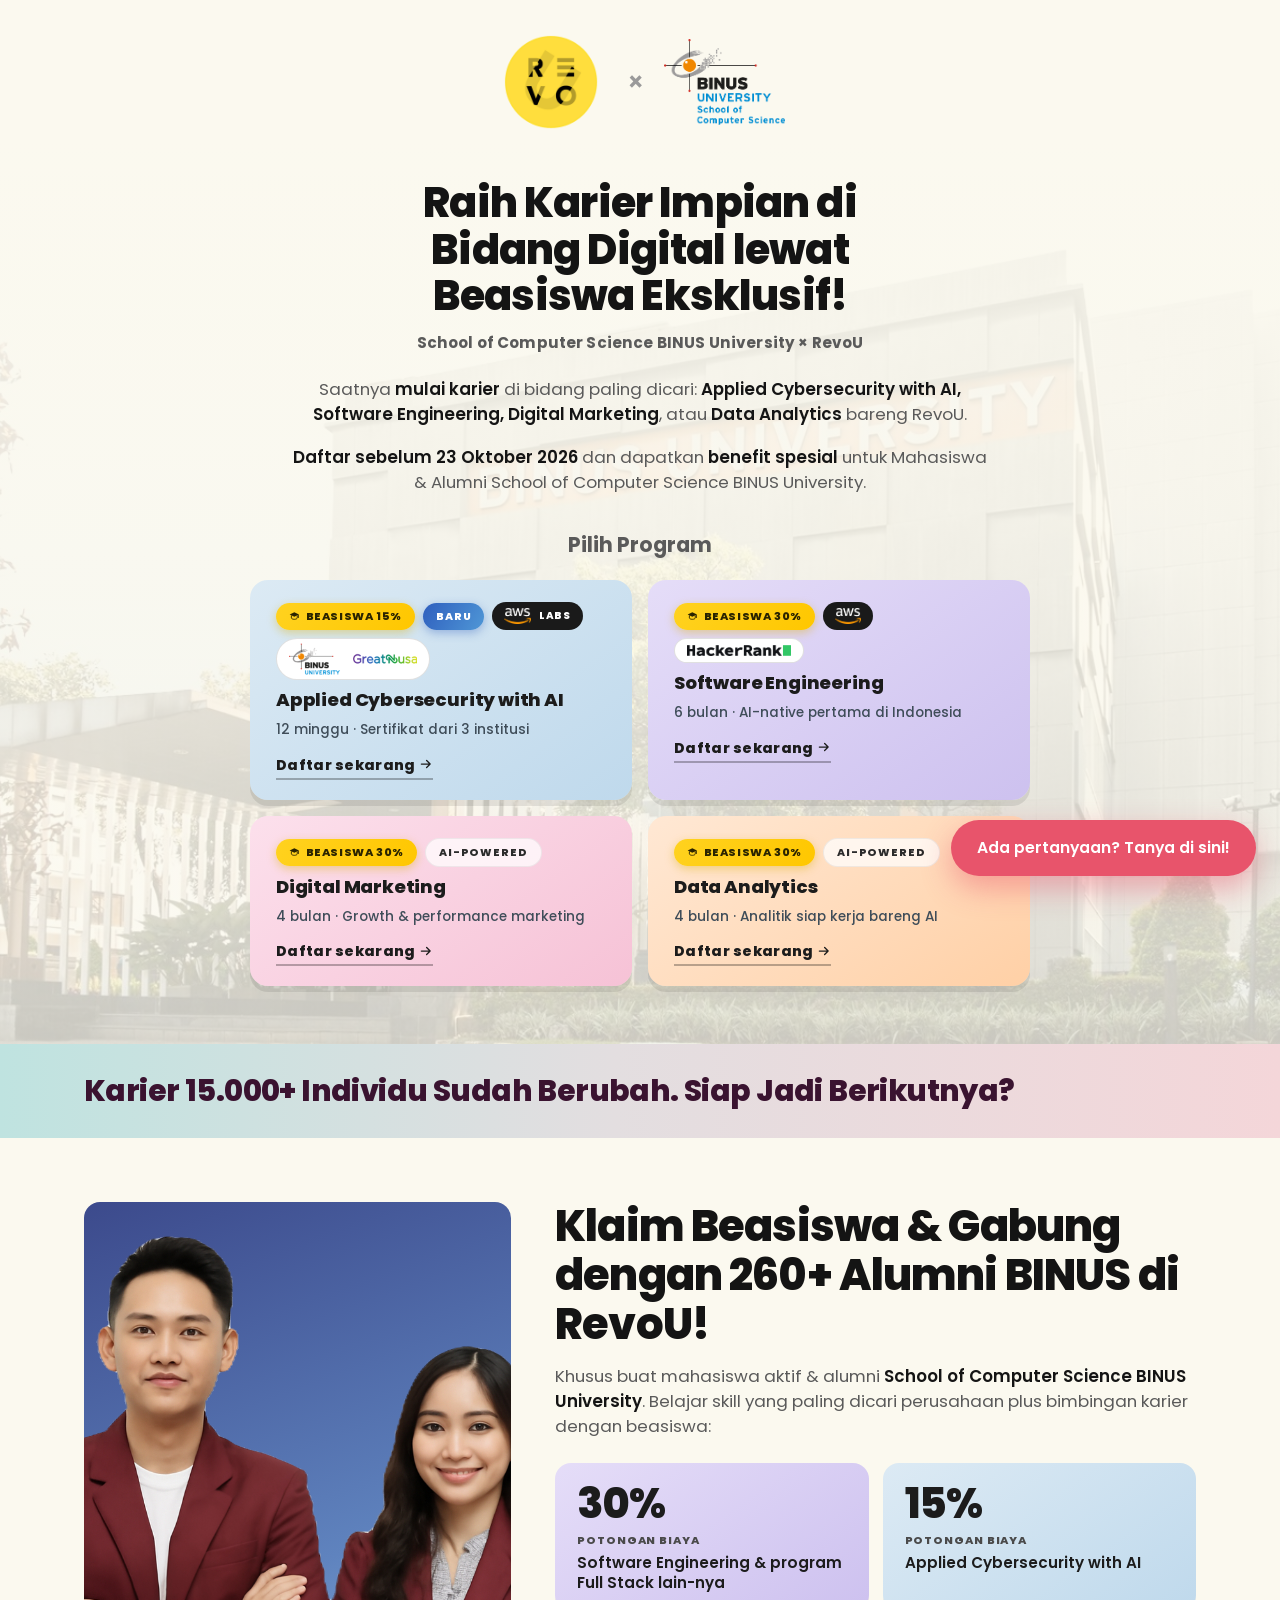
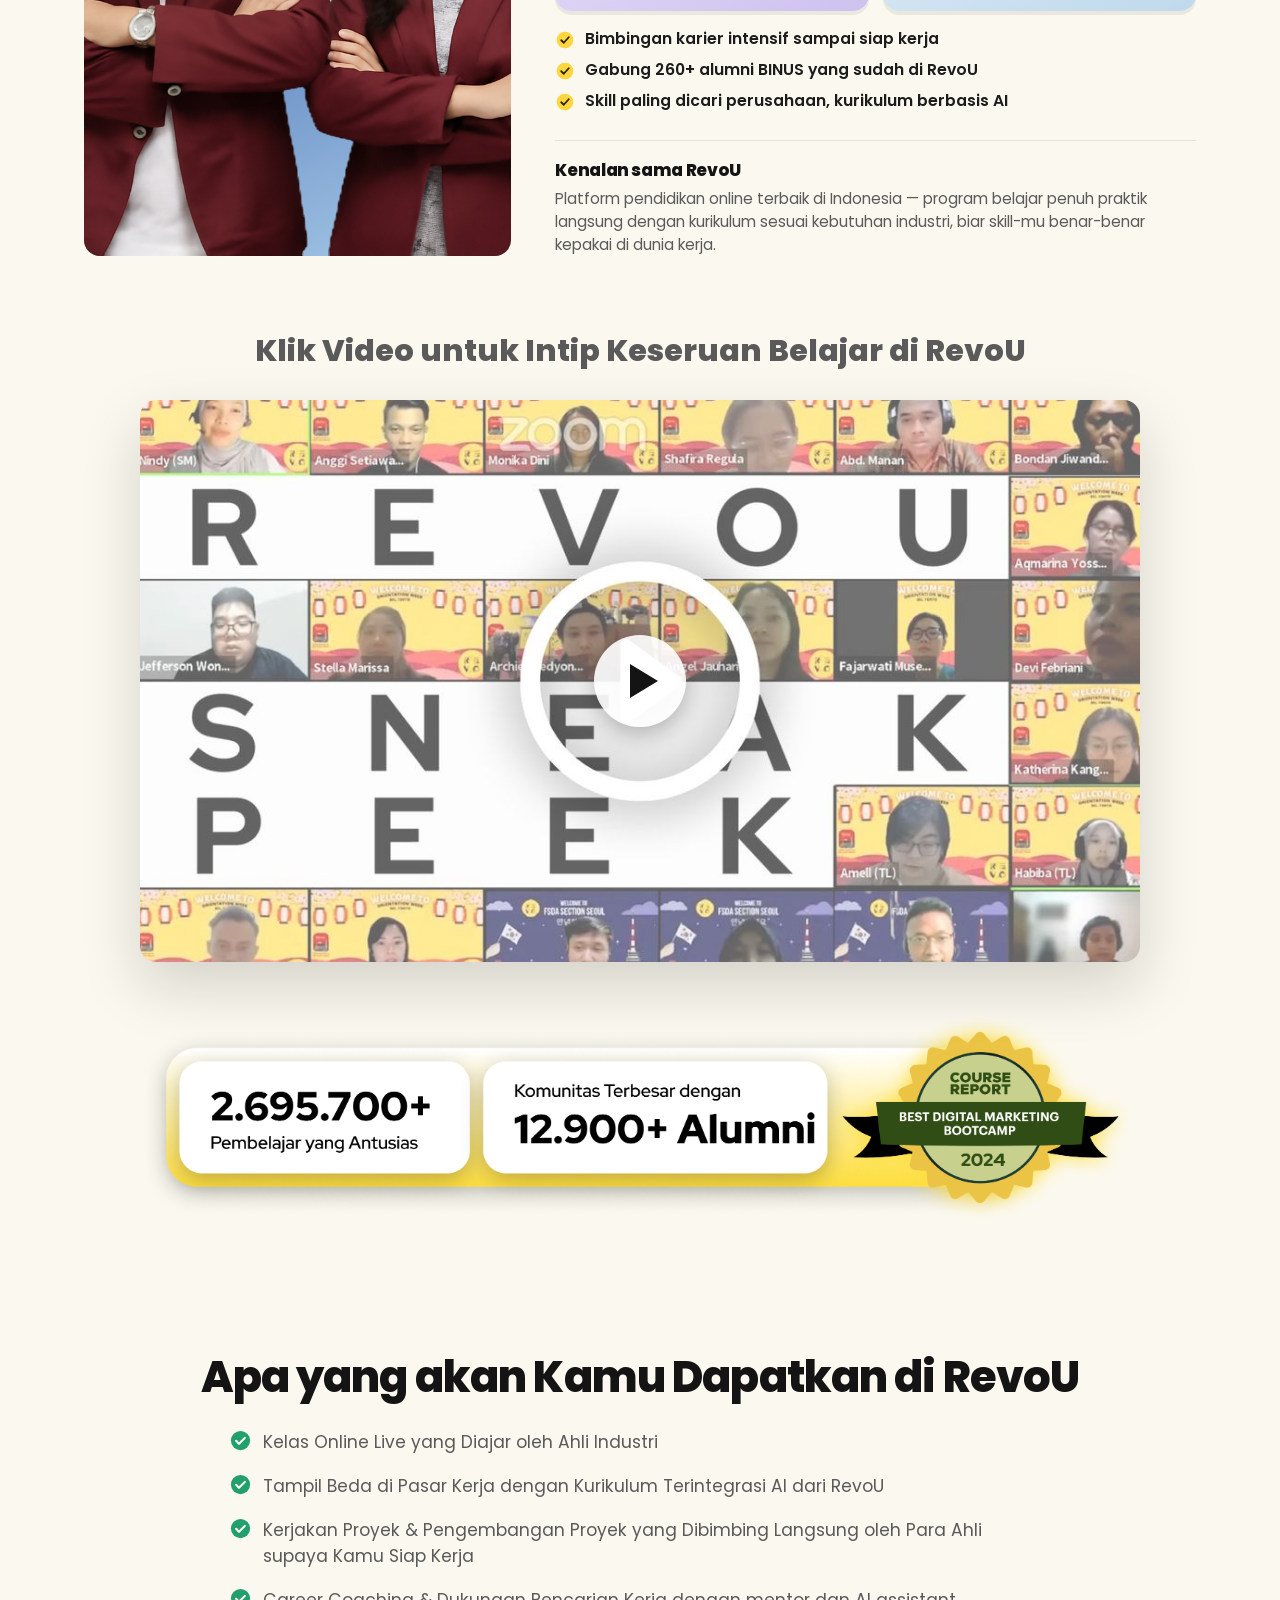
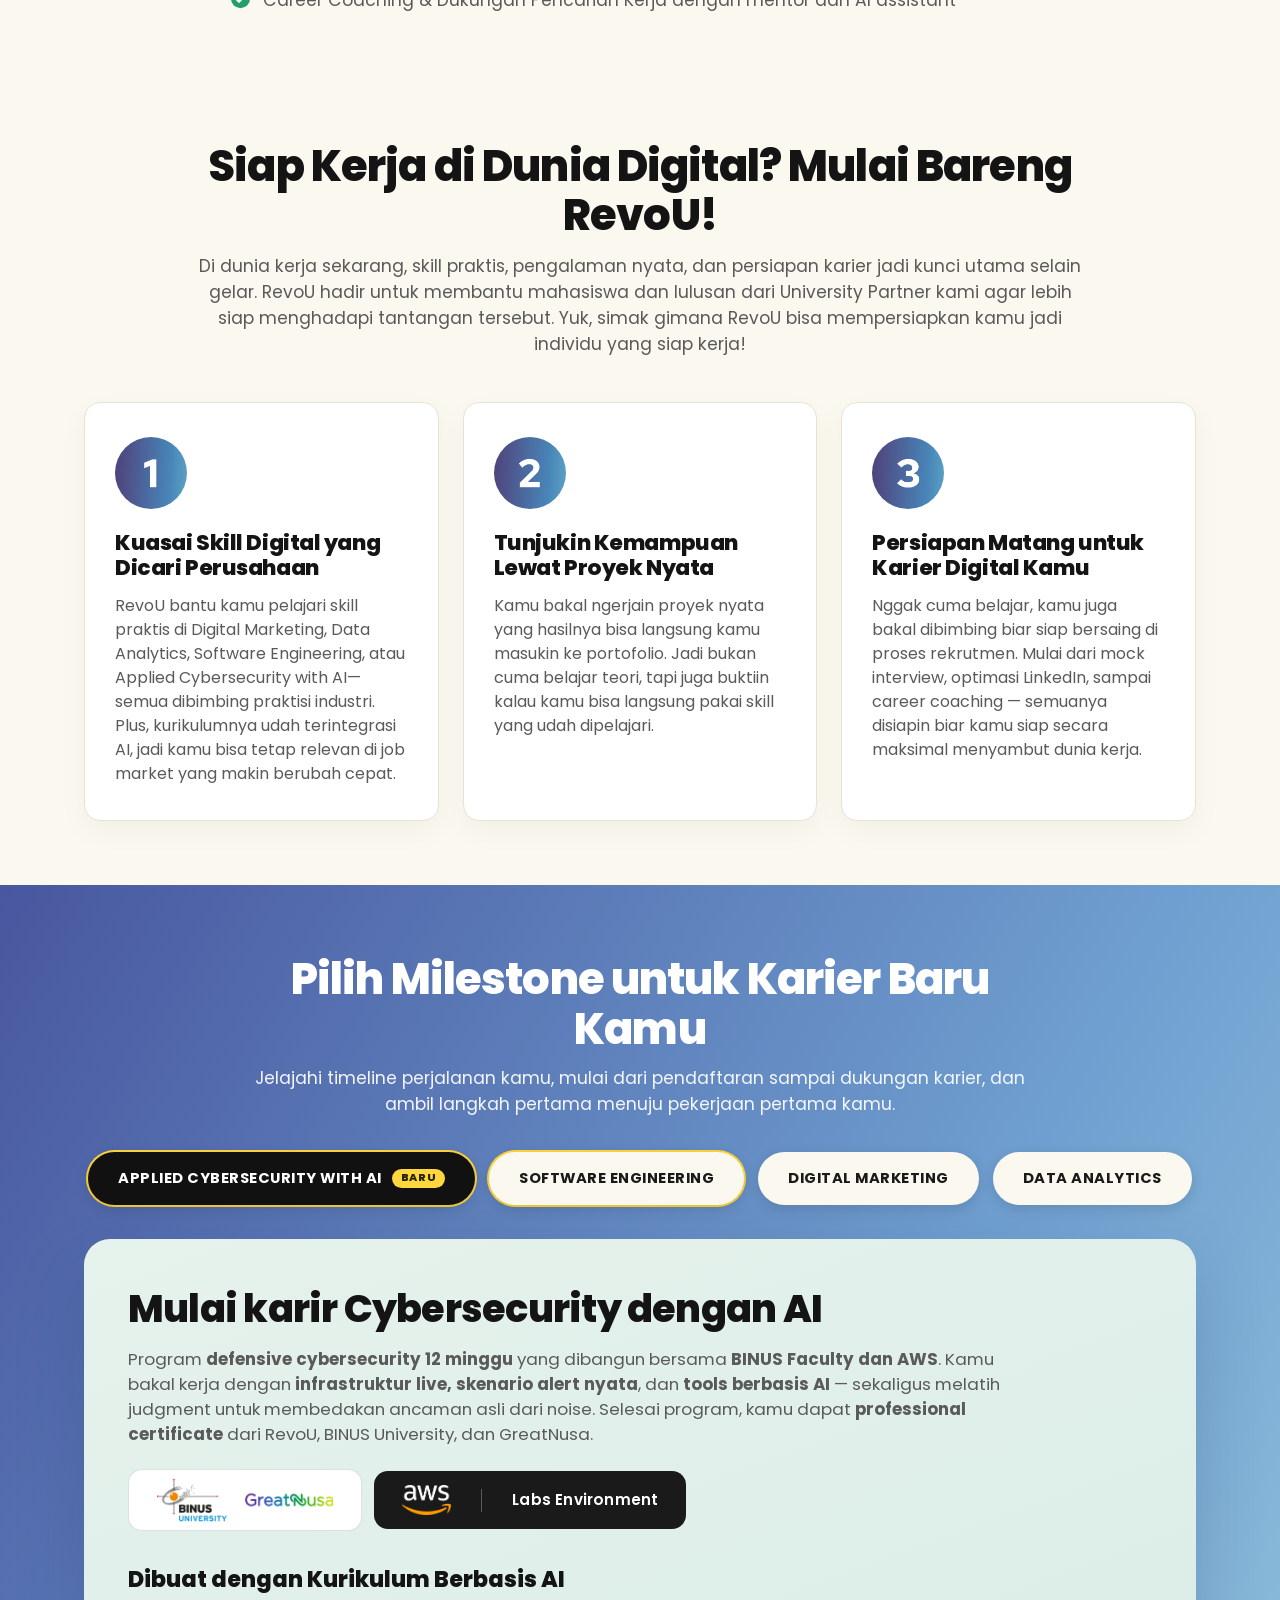
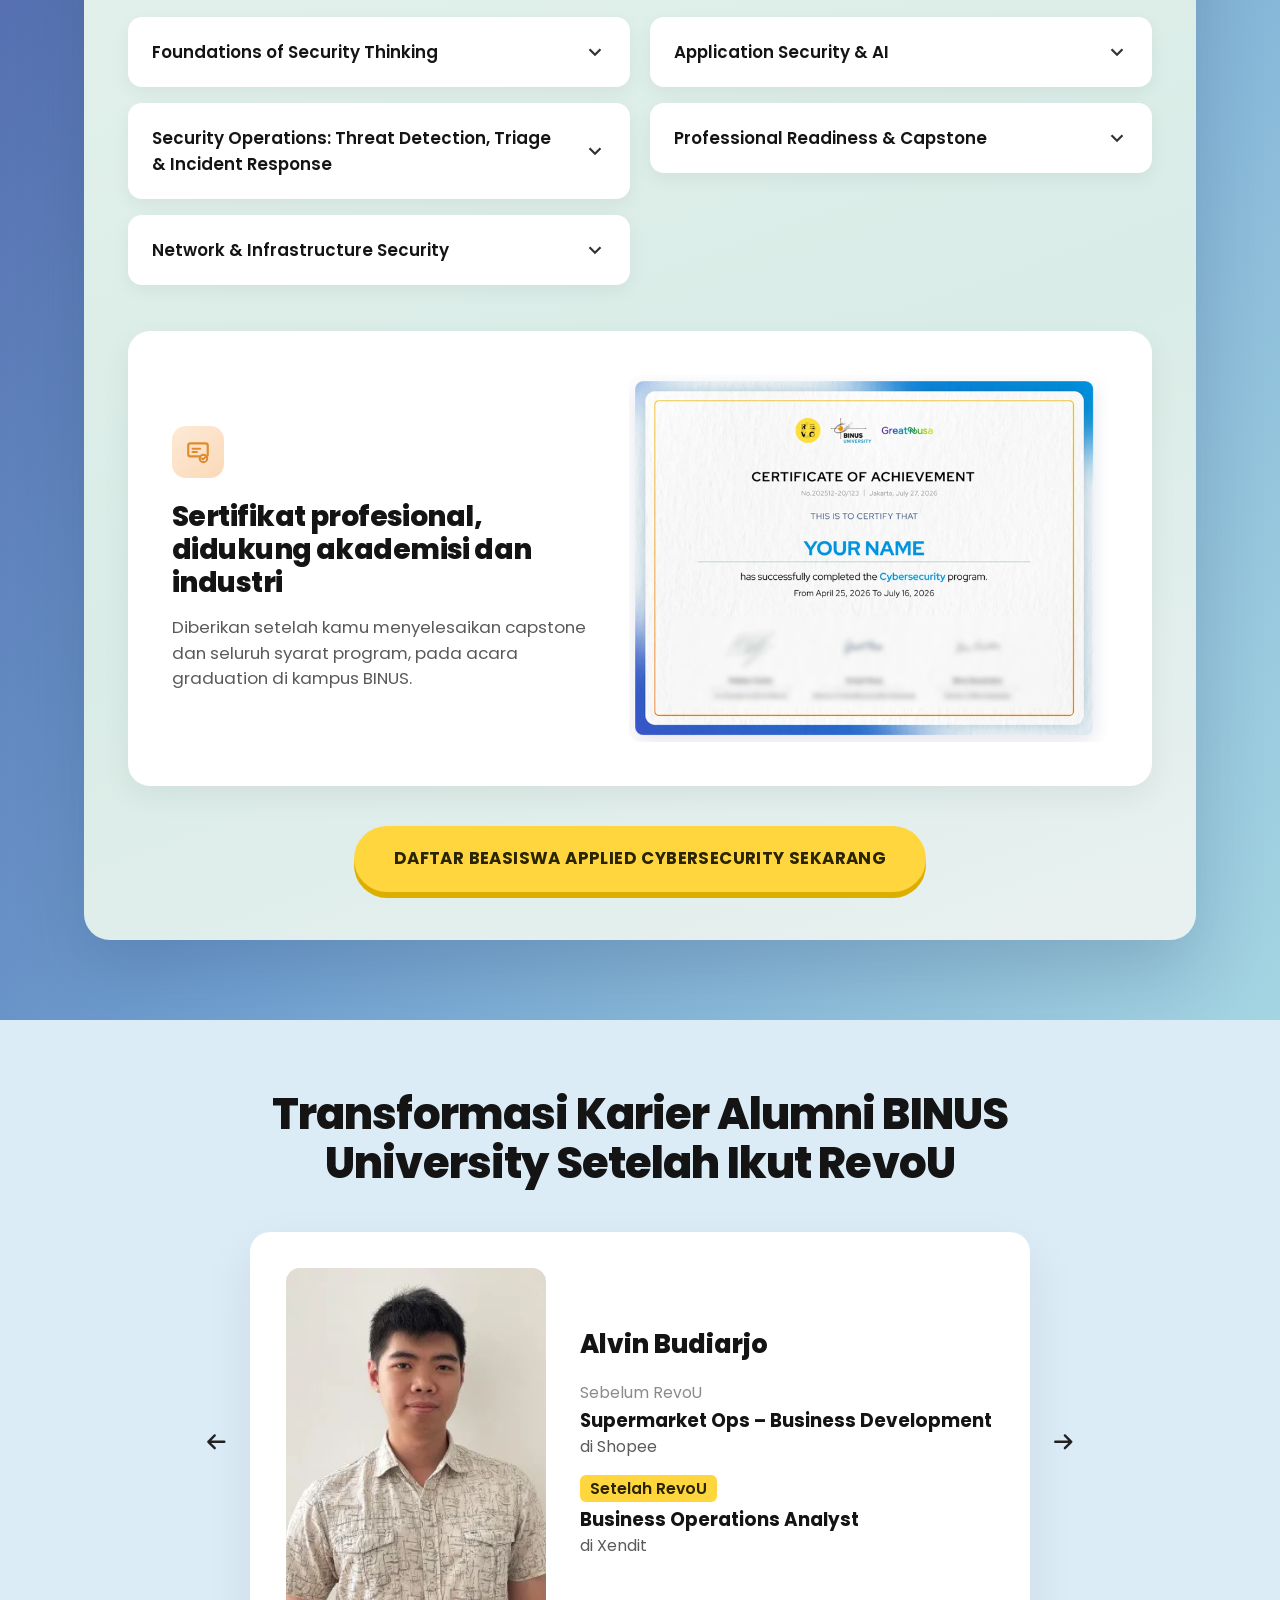
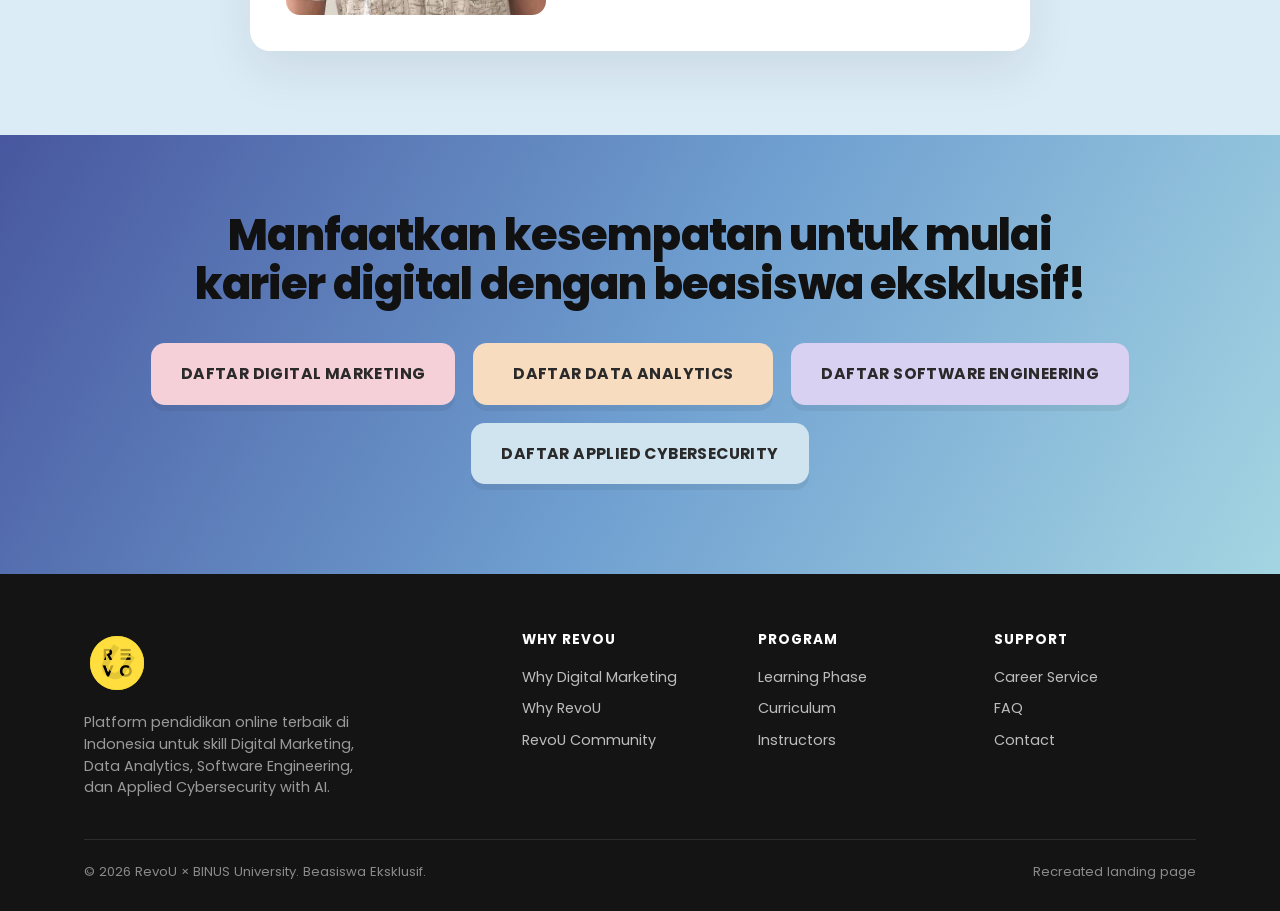
<file: binus-university/index.html>
<!DOCTYPE html>
<html lang="id">
<head>
<meta charset="UTF-8">
<meta name="viewport" content="width=device-width, initial-scale=1.0">
<title>Beasiswa Eksklusif BINUS University untuk Karier Masa Depan</title>
<meta name="description" content="Raih beasiswa eksklusif 30% dari BINUS University & RevoU untuk program Software Engineering, Data Analytics, Digital Marketing & Cybersecurity with AI. Daftar sekarang!">
<link rel="canonical" href="https://offer.revou.co/binus-university">

<!-- Open Graph (WhatsApp, Facebook, LinkedIn) -->
<meta property="og:type" content="website">
<meta property="og:site_name" content="RevoU x BINUS University">
<meta property="og:locale" content="id_ID">
<meta property="og:url" content="https://offer.revou.co/binus-university">
<meta property="og:title" content="Beasiswa Eksklusif BINUS University untuk Karier Masa Depan">
<meta property="og:description" content="Raih beasiswa eksklusif 30% dari BINUS University & RevoU untuk program Software Engineering, Data Analytics, Digital Marketing & Cybersecurity with AI. Daftar sekarang!">
<meta property="og:image" content="https://offer.revou.co/binus-university/images/og-image.jpg">
<meta property="og:image:width" content="2253">
<meta property="og:image:height" content="1203">
<meta property="og:image:alt" content="Beasiswa Eksklusif BINUS University x RevoU">

<!-- Twitter Card -->
<meta name="twitter:card" content="summary_large_image">
<meta name="twitter:title" content="Beasiswa Eksklusif BINUS University untuk Karier Masa Depan">
<meta name="twitter:description" content="Raih beasiswa eksklusif 30% dari BINUS University & RevoU untuk program Software Engineering, Data Analytics, Digital Marketing & Cybersecurity with AI. Daftar sekarang!">
<meta name="twitter:image" content="https://offer.revou.co/binus-university/images/og-image.jpg">

<link rel="icon" type="image/png" href="/binus-university/images/revou-logo.png">
<link rel="apple-touch-icon" href="/binus-university/images/revou-logo.png">
<link rel="preconnect" href="https://fonts.googleapis.com">
<link rel="preconnect" href="https://fonts.gstatic.com" crossorigin>
<link href="https://fonts.googleapis.com/css2?family=Poppins:wght@400;500;600;700;800&display=swap" rel="stylesheet">
<!-- above-the-fold hero backdrop; as a CSS background it would otherwise not be
     discovered until the stylesheet is parsed and layout begins -->
<link rel="preload" as="image" href="/binus-university/images/binus-campus.jpg">
<style>
  :root{
    --cream:#fbf9ef;
    --ink:#141414;
    --muted:#5a5a5a;
    --pink:#f6d0d8;
    --peach:#f8dcc0;
    --purple:#d9d1f2;
    --sky:#cfe4ef;
    --red:#e8546b;
    --yellow:#ffd63e;
    --border:#e7e3d4;
    --blue-grad:linear-gradient(120deg,#48579f 0%,#6f9fd0 52%,#a4d5e2 100%);
    --mint-grad:linear-gradient(160deg,#e6f2ec 0%,#d9ece7 60%,#e9f1f0 100%);
    --radius:16px;
    --maxw:1160px;
  }
  *{box-sizing:border-box;margin:0;padding:0}
  html{scroll-behavior:smooth}
  body{font-family:'Poppins',system-ui,-apple-system,sans-serif,
    'Apple Color Emoji','Segoe UI Emoji','Segoe UI Symbol','Noto Color Emoji';background:var(--cream);
    color:var(--ink);line-height:1.5;-webkit-font-smoothing:antialiased;overflow-x:hidden}
  .wrap{max-width:var(--maxw);margin:0 auto;padding:0 24px}
  h1,h2,h3{line-height:1.14;letter-spacing:-.02em}
  h1{font-size:clamp(2rem,4.2vw,3rem);font-weight:800}
  h2{font-size:clamp(1.7rem,3.6vw,2.7rem);font-weight:800}
  h3{font-size:clamp(1.2rem,2.2vw,1.9rem);font-weight:800}
  p{color:var(--muted)}
  .strong{color:var(--ink);font-weight:600}
  section{position:relative}

  /* ---- top logo bar ---- */
  .topbar{padding:26px 0 6px}
  .logos{display:flex;align-items:center;justify-content:center;gap:20px}
  .logo-revou-img{width:112px;height:112px;object-fit:contain;display:block}
  .logo-x{font-size:26px;color:#9a9a9a;font-weight:600}
  .logo-binus-img{height:86px;width:auto;object-fit:contain;display:block}

  /* ---- hero ----
     The campus sits behind the whole section as a faded backdrop, `cover` + bottom
     anchored so it spans the full width (`contain` left hard cream seams down both sides)
     and stays grounded on the section's baseline.
     The cream veil is what every piece of hero text is read against, and it is deliberately
     uneven: heaviest through the top half, where the h1 and the two lead paragraphs sit
     right over the BINUS sign, then thinner past 60% where the only things above the photo
     are the solid CTA cards. If you lighten it, check the borderless ghost buttons at the
     bottom and the sign showing through the paragraphs — those two fail first. */
  .hero{padding:36px 0 58px;text-align:center;background-color:var(--cream);
    background-image:linear-gradient(180deg,rgba(251,249,239,.94) 0%,rgba(251,249,239,.91) 40%,
      rgba(251,249,239,.84) 72%,rgba(251,249,239,.80) 100%),url("/binus-university/images/binus-campus.jpg");
    background-repeat:no-repeat,no-repeat;
    background-position:center,center bottom;
    background-size:100% 100%,cover}
  .hero-grid{display:block;max-width:880px;margin:0 auto}
  .hero-actions{margin-top:12px}
  .hero h1{font-size:clamp(1.9rem,3.6vw,2.6rem);line-height:1.12;max-width:20ch;
    margin:0 auto 12px}
  .hero-partner{font-size:.95rem;font-weight:700;letter-spacing:.01em;color:var(--muted);
    margin:0 auto 22px;text-transform:none}
  .hero .lead{font-size:1.05rem;max-width:700px;margin:0 auto 18px}
  .benefits{list-style:none;margin:20px auto 6px;display:inline-grid;gap:12px;text-align:left}
  .benefits li{font-size:1.02rem;color:var(--muted);display:flex;gap:10px;align-items:flex-start}
  .benefits li b{color:var(--ink);font-weight:600}
  .hero-highlight{display:inline-flex;align-items:center;gap:12px;margin:22px auto 0;
    padding:15px 30px;border-radius:999px;background:#fff;border:2px solid var(--yellow);
    box-shadow:0 8px 22px rgba(220,174,0,.16);color:var(--ink);
    font-size:1.1rem;font-weight:500;line-height:1.3}
  .hero-highlight .hh-icon{font-size:1.5rem;line-height:1}
  .hero-highlight b{font-weight:800}
  .cta-label{font-weight:700;font-size:1.3rem;margin:34px 0 20px;text-align:center}
  .cta-stack{display:flex;flex-direction:row;flex-wrap:wrap;gap:16px;justify-content:center}

  /* ---- hero tiered CTAs ---- */
  .cta-primary{display:grid;grid-template-columns:1fr 1fr;gap:16px;max-width:780px;margin:0 auto}
  .btn-hero{display:flex;flex-direction:column;align-items:flex-start;gap:9px;text-align:left;
    text-decoration:none;color:#1c1c1c;padding:22px 26px 20px;border-radius:18px;
    box-shadow:0 6px 0 rgba(0,0,0,.09);transition:transform .12s ease,box-shadow .12s ease}
  .btn-hero:hover{transform:translateY(-2px);box-shadow:0 9px 0 rgba(0,0,0,.12)}
  .btn-hero:active{transform:translateY(2px);box-shadow:0 3px 0 rgba(0,0,0,.12)}
  .btn-hero.cs{background:linear-gradient(145deg,#dceaf4 0%,#bfd9ec 100%)}
  .btn-hero.se{background:linear-gradient(145deg,#e5ddf8 0%,#cdc1ef 100%)}
  .btn-hero.dm{background:linear-gradient(145deg,#fce0ec 0%,#f6c2d6 100%)}
  .btn-hero.da{background:linear-gradient(145deg,#ffe8d4 0%,#ffd0a6 100%)}
  .bh-tag{display:inline-flex;align-items:center;background:rgba(255,255,255,.72);color:#2b2b2b;
    font-size:.67rem;font-weight:800;letter-spacing:.9px;text-transform:uppercase;padding:6px 13px;
    border-radius:999px;line-height:1.4;border:1px solid rgba(0,0,0,.06)}
  .bh-tags{display:flex;align-items:center;gap:8px;flex-wrap:wrap}
  .bh-badge{background:linear-gradient(120deg,#2f5fbe 0%,#4f97d6 100%);color:#fff;font-size:.67rem;
    font-weight:800;letter-spacing:.9px;text-transform:uppercase;padding:6px 13px;border-radius:999px;
    line-height:1.4;box-shadow:0 3px 10px rgba(47,95,190,.38)}
  /* AWS mark is white-on-transparent, HackerRank is near-black — each needs its own chip tone */
  .bh-logo{display:inline-flex;align-items:center;gap:8px;border-radius:999px;padding:6px 12px;line-height:1}
  .bh-logo.dark{background:#1a1a1a}
  .bh-logo.light{background:#fff;border:1px solid rgba(0,0,0,.12)}
  .bh-logo img{width:auto;object-fit:contain;display:block}
  .bh-logo .lg-aws{height:16px}
  .bh-logo .lg-hr{height:11px}
  /* BINUS × GreatNusa is a two-mark lockup, so it needs more height than the single
     marks to stay legible; the chip trims its padding to keep the row height sane. */
  .bh-logo .lg-bg{height:32px}
  .bh-logo.light:has(.lg-bg){padding:4px 12px}
  .bh-logo .lbl{color:#fff;font-size:.63rem;font-weight:800;letter-spacing:.8px;text-transform:uppercase}
  .bh-scholar{display:inline-flex;align-items:center;gap:6px;
    background:linear-gradient(120deg,#ffd21f 0%,#ffc700 100%);color:#2a2400;font-size:.7rem;
    font-weight:800;letter-spacing:.6px;text-transform:uppercase;padding:6px 13px;border-radius:999px;
    line-height:1.4;box-shadow:0 3px 10px rgba(220,174,0,.4)}
  .bh-scholar svg{width:.95em;height:.95em;display:block}
  .bh-title{font-size:1.14rem;font-weight:800;line-height:1.2;letter-spacing:-.01em}
  .bh-meta{font-size:.85rem;font-weight:500;color:#3f4d59}
  .bh-go{margin-top:5px;font-size:.88rem;font-weight:800;letter-spacing:.3px;
    border-bottom:2px solid rgba(0,0,0,.28);padding-bottom:2px}
  .cta-sub{font-size:.82rem;font-weight:700;letter-spacing:1px;text-transform:uppercase;
    color:#3d3d3d;margin:26px 0 13px;text-align:center}
  .cta-sub .scholar-tag{display:inline-block;margin-left:6px;background:linear-gradient(120deg,#ffd21f 0%,#ffc700 100%);
    color:#2a2400;padding:3px 10px;border-radius:999px;letter-spacing:.5px;
    box-shadow:0 2px 8px rgba(220,174,0,.35)}
  .cta-secondary{display:flex;gap:12px;justify-content:center;flex-wrap:wrap}
  /* Secondary tier, but they sit over the campus photo — a bare outline disappears into the
     foliage, so they carry their own translucent fill. Kept flat and single-line so they stay
     visibly quieter than the gradient primary cards above. */
  .btn-ghost{text-decoration:none;font-family:inherit;font-weight:700;font-size:.88rem;
    letter-spacing:.4px;text-transform:uppercase;padding:14px 26px;border-radius:999px;
    background:rgba(255,255,255,.88);-webkit-backdrop-filter:blur(6px);backdrop-filter:blur(6px);
    border:1.5px solid rgba(20,20,20,.18);color:#2b2b2b;
    box-shadow:0 2px 8px rgba(0,0,0,.07);transition:.15s}
  .btn-ghost:hover{background:#fff;border-color:#1a1a1a;color:#111;
    box-shadow:0 4px 14px rgba(0,0,0,.12)}

  /* ---- buttons ---- */
  .btn{border:none;cursor:pointer;font-family:inherit;font-weight:700;font-size:.98rem;
    letter-spacing:.4px;padding:19px 30px;border-radius:14px;color:#2a2a2a;
    box-shadow:0 6px 0 rgba(0,0,0,.06);transition:transform .12s ease,box-shadow .12s ease;
    text-transform:uppercase;text-decoration:none;display:inline-block;text-align:center}
  .btn:hover{transform:translateY(-2px);box-shadow:0 9px 0 rgba(0,0,0,.08)}
  .btn:active{transform:translateY(2px);box-shadow:0 3px 0 rgba(0,0,0,.08)}
  .btn.pink{background:var(--pink)}
  .btn.peach{background:var(--peach)}
  .btn.purple{background:var(--purple)}
  .btn.sky{background:var(--sky)}
  .btn.yellow{background:var(--yellow);color:#2a2400;box-shadow:0 6px 0 #dcae00;font-size:1.05rem;padding:20px 40px;border-radius:40px}
  .btn.yellow:hover{box-shadow:0 9px 0 #dcae00}

  /* ---- stat bar ---- */
  .statbar{margin-top:0;padding:30px 24px;
    background:linear-gradient(90deg,#bfe3e0 0%,#e3dee0 48%,#f4d6d9 100%)}
  .statbar h2{color:#3a1330;text-align:left;font-size:clamp(1.2rem,2.3vw,2rem)}

  /* ---- claim + kenalan ---- */
  .block{padding:64px 0}
  .claim-grid{display:grid;grid-template-columns:.8fr 1.2fr;gap:44px;align-items:stretch}
  .claim-visual{position:relative;border-radius:var(--radius);overflow:hidden;min-height:460px;
    background:linear-gradient(160deg,#3c4a8c 0%,#5f83be 55%,#a6cbe8 100%);
    display:flex;align-items:flex-end;justify-content:center}
  .claim-visual img{width:100%;height:100%;object-fit:cover;object-position:center bottom;display:block}
  .claim-text{display:flex;flex-direction:column;justify-content:center}
  .claim-text h2{margin-bottom:14px}
  .claim-text .lede{font-size:1.05rem;margin-bottom:24px}

  /* Two discount tiles carry the same colour mapping as the hero CTAs — blue = Applied
     Cybersecurity, purple = the fullstack family — so the rate a visitor reads here matches
     the card they clicked (or are about to click) up top. */
  .claim-tiles{display:grid;grid-template-columns:1fr 1fr;gap:14px}
  .c-tile{border-radius:16px;padding:20px 22px 18px;box-shadow:0 4px 0 rgba(0,0,0,.07)}
  .c-tile.se{background:linear-gradient(145deg,#e5ddf8 0%,#cdc1ef 100%)}
  .c-tile.cs{background:linear-gradient(145deg,#dceaf4 0%,#bfd9ec 100%)}
  .c-off{display:block;font-size:clamp(2rem,3.4vw,2.6rem);font-weight:800;letter-spacing:-.03em;
    line-height:1;color:#1c1c1c}
  .c-lbl{display:block;font-size:.7rem;font-weight:800;letter-spacing:.9px;text-transform:uppercase;
    color:#4a4a4a;margin:7px 0 5px}
  .c-for{display:block;font-size:.95rem;font-weight:600;color:#1c1c1c;line-height:1.3}

  /* Non-price benefits — a compact row so the value beyond the discount stays scannable */
  .claim-perks{list-style:none;margin:18px 0 0;padding:0;display:grid;gap:10px}
  .claim-perks li{display:flex;align-items:flex-start;gap:10px;font-size:.98rem;
    font-weight:600;color:#1c1c1c;line-height:1.3}
  .claim-perks svg{flex:0 0 auto;width:20px;height:20px;margin-top:1px;color:var(--yellow)}

  /* Context, not the offer — a hairline rule and small type keep it from competing with the tiles */
  .kenalan{margin-top:28px;padding-top:20px;border-top:1px solid var(--border)}
  .kenalan h3{font-size:1.05rem;margin-bottom:7px}
  .kenalan p{font-size:.96rem;margin:0}

  .video-block{padding:8px 0 64px}
  .video-head{text-align:center;font-size:clamp(1.4rem,2.4vw,1.9rem);font-weight:800;margin:0 0 26px}
  .video{position:relative;width:100%;max-width:1000px;margin:0 auto;aspect-ratio:16/9;border-radius:var(--radius);
    background-size:cover;background-position:center;box-shadow:0 24px 60px rgba(0,0,0,.16);
    display:flex;align-items:center;justify-content:center}
  .play{width:92px;height:92px;border-radius:50%;background:rgba(255,255,255,.9);
    display:flex;align-items:center;justify-content:center;box-shadow:0 8px 24px rgba(0,0,0,.2)}
  .play::after{content:"";border-left:28px solid var(--ink);border-top:17px solid transparent;
    border-bottom:17px solid transparent;margin-left:8px}
  .stats-banner{width:100%;max-width:1000px;height:auto;display:block;margin:48px auto 0}

  /* ---- icons ----
     drawn as SVG rather than emoji/dingbat characters: Poppins has no glyphs for
     these, and systems without a colour-emoji font fall back to tofu boxes. */
  .ico-arr{width:1em;height:1em;display:inline-block;vertical-align:-.12em;flex:0 0 auto}
  .hero-highlight .hh-icon svg{width:1em;height:1em;display:block}

  /* ---- checklist ---- */
  .get{text-align:center}
  .get h2{margin-bottom:26px}
  .checks{list-style:none;display:grid;gap:16px;max-width:820px;margin:0 auto;text-align:left}
  .checks li{display:flex;gap:12px;align-items:flex-start;font-size:1.08rem;color:var(--muted)}
  .checks li::before{content:"";flex:0 0 auto;width:1.32rem;height:1.32rem;margin-top:2px;
    background:url("data:image/svg+xml,%3Csvg xmlns='http://www.w3.org/2000/svg' viewBox='0 0 24 24'%3E%3Ccircle cx='12' cy='12' r='11' fill='%2322a06b'/%3E%3Cpath d='M7 12.4l3.3 3.3L17 9' fill='none' stroke='%23fff' stroke-width='2.4' stroke-linecap='round' stroke-linejoin='round'/%3E%3C/svg%3E") center/contain no-repeat}
  .checks li span.tx{padding-top:2px}

  /* ---- feature cards ---- */
  .ready{text-align:center}
  .ready .intro{max-width:900px;margin:0 auto}
  .ready .intro p{font-size:1.08rem;margin-top:14px}
  .cards{display:grid;grid-template-columns:repeat(3,1fr);gap:24px;margin-top:44px;text-align:left}
  .card{background:#fff;border:1px solid var(--border);border-radius:var(--radius);
    padding:34px 30px;box-shadow:0 10px 30px rgba(0,0,0,.04)}
  .num-img{width:72px;height:72px;border-radius:50%;object-fit:cover;display:block;margin-bottom:22px}
  .card h3{font-size:1.35rem;margin-bottom:14px}
  .card p{font-size:1rem}

  /* ---- featured programs ---- */
  .featured{padding:14px 0 66px}
  .feat-head{text-align:center;max-width:760px;margin:0 auto 38px}
  .feat-eyebrow{display:inline-block;background:#1a1a1a;color:#fff;font-size:.8rem;font-weight:800;
    letter-spacing:1.2px;text-transform:uppercase;padding:9px 20px;border-radius:999px;margin-bottom:20px}
  .feat-head p{font-size:1.06rem;margin-top:12px}
  .feat-grid{display:grid;grid-template-columns:1fr 1fr;gap:26px;align-items:stretch}
  .feat-card{position:relative;display:flex;flex-direction:column;background:#fff;border-radius:22px;
    padding:34px 32px 30px;border:1px solid var(--border);box-shadow:0 10px 30px rgba(0,0,0,.06);
    transition:transform .16s ease,box-shadow .16s ease}
  .feat-card:hover{transform:translateY(-4px);box-shadow:0 18px 42px rgba(0,0,0,.10)}
  .feat-card::before{content:"";position:absolute;inset:0 0 auto;height:6px;
    border-radius:22px 22px 0 0}
  .feat-card.cs::before{background:linear-gradient(90deg,#48579f,#a4d5e2)}
  .feat-card.se::before{background:linear-gradient(90deg,#7a63c9,#d9d1f2)}
  .feat-badge{align-self:flex-start;font-size:.76rem;font-weight:800;letter-spacing:.9px;
    text-transform:uppercase;padding:7px 15px;border-radius:999px;margin-bottom:18px}
  .feat-card.cs .feat-badge{background:var(--sky);color:#1d3a49}
  .feat-card.se .feat-badge{background:var(--purple);color:#332a55}
  .feat-card h3{font-size:clamp(1.35rem,2.1vw,1.7rem);margin-bottom:12px}
  .feat-desc{font-size:1rem;margin-bottom:20px}
  .feat-facts{list-style:none;display:flex;flex-wrap:wrap;gap:9px;margin-bottom:26px}
  .feat-facts li{background:#f6f4ea;border:1px solid var(--border);color:#3f3f3f;font-size:.87rem;
    font-weight:600;padding:7px 14px;border-radius:999px}
  .feat-link{margin-top:auto;align-self:flex-start;display:inline-flex;align-items:center;gap:9px;
    font-weight:800;font-size:1rem;color:var(--ink);text-decoration:none;
    border-bottom:2px solid var(--yellow);padding-bottom:3px}
  .feat-link span{transition:transform .16s ease}
  .feat-link:hover span{transform:translateX(5px)}

  /* ---- milestone (blue) ---- */
  .milestone{background:var(--blue-grad);padding:70px 0 80px}
  .milestone .head{text-align:center;max-width:820px;margin:0 auto 34px;color:#fff}
  .milestone .head h2{color:#fff}
  .milestone .head p{color:rgba(255,255,255,.92);font-size:1.08rem;margin-top:12px}
  .tabs{display:flex;flex-wrap:wrap;gap:14px;justify-content:center;margin-bottom:34px}
  .tab{border:none;background:#fbf9ef;font-family:inherit;font-weight:700;cursor:pointer;
    padding:16px 30px;border-radius:44px;font-size:.92rem;letter-spacing:.5px;text-transform:uppercase;
    color:#1a1a1a;transition:.15s;box-shadow:0 4px 14px rgba(0,0,0,.12)}
  .tab{display:inline-flex;align-items:center;gap:10px}
  .tab.active{background:#111;color:#fff}
  .tab .tag{font-size:.68rem;font-weight:800;letter-spacing:.6px;padding:4px 9px;border-radius:999px;
    background:var(--yellow);color:#2a2400;line-height:1}
  .tab.featured{box-shadow:0 4px 14px rgba(0,0,0,.12),0 0 0 2px var(--yellow)}
  .program-panel{background:var(--mint-grad);border-radius:26px;padding:48px 44px;
    box-shadow:0 30px 70px rgba(30,50,90,.2)}
  .panel{display:none}
  .panel.active{display:block;animation:fade .3s ease}
  @keyframes fade{from{opacity:0;transform:translateY(8px)}to{opacity:1;transform:none}}
  .panel h3.p-title{font-size:clamp(1.6rem,3vw,2.4rem);margin-bottom:16px}
  .panel .p-desc{font-size:1.05rem;max-width:900px}
  .panel .badge-line{font-size:1.4rem;font-weight:800;margin:32px 0 20px}

  /* ---- accordion (2-col) ---- */
  .acc-cols{display:grid;grid-template-columns:1fr 1fr;gap:20px;align-items:start}
  .acc-col{display:flex;flex-direction:column;gap:16px}
  .acc-item{background:#fff;border-radius:14px;overflow:hidden;box-shadow:0 6px 18px rgba(0,0,0,.05)}
  .acc-item.open{background:linear-gradient(120deg,#eafaf1 0%,#f7e5ee 60%,#fce3ea 100%)}
  .acc-head{width:100%;text-align:left;background:none;border:none;font-family:inherit;
    font-weight:600;font-size:1.05rem;padding:22px 24px;cursor:pointer;display:flex;
    justify-content:space-between;align-items:center;gap:16px;color:var(--ink)}
  .acc-item.open .acc-head{color:#e8547f;font-weight:700}
  .chev{flex:0 0 auto;transition:transform .25s;color:#333}
  .acc-item.open .chev{transform:rotate(180deg);color:#e8547f}
  .acc-body{max-height:0;overflow:hidden;transition:max-height .3s ease}
  .acc-body .inner{padding:0 24px 22px;color:#4a4a4a;font-size:1rem}
  .acc-body .inner ul{margin:2px 0 0 18px}
  .acc-body .inner li{margin-bottom:8px}

  .timeline-head{font-size:1.6rem;font-weight:800;margin:46px 0 22px}
  .timeline-img{width:100%;max-width:1000px;height:auto;display:block;margin:0 auto;border-radius:12px}
  /* Each partner gets its own chip tone: AWS is white-on-transparent, HackerRank is near-black */
  .partner-logos{display:inline-flex;gap:12px;align-items:center;flex-wrap:wrap;margin-top:22px}
  .partner-logos .chip{display:inline-flex;gap:30px;align-items:center;
    padding:14px 28px;border-radius:14px}
  .partner-logos .chip.dark{background:#1a1a1a}
  .partner-logos .chip.light{background:#fff;border:1px solid rgba(0,0,0,.12)}
  .partner-logos img{height:30px;width:auto;object-fit:contain;display:block}
  .partner-logos .lg-hr{height:20px}
  .partner-logos .chip.light:has(.lg-bg){padding-top:8px;padding-bottom:8px}
  .partner-logos .lg-bg{height:44px}
  .partner-note{color:#fff;font-weight:600;font-size:.95rem;letter-spacing:.2px;
    padding-left:30px;border-left:1px solid rgba(255,255,255,.28)}
  .panel-cta{text-align:center;margin-top:40px}

  /* ---- certificate showcase ---- */
  .cert-showcase{display:grid;grid-template-columns:1fr 1.15fr;gap:40px;align-items:center;
    background:#fff;border-radius:22px;padding:44px;margin-top:46px;
    box-shadow:0 10px 30px rgba(0,0,0,.06)}
  .cert-icon{width:52px;height:52px;border-radius:14px;display:flex;align-items:center;
    justify-content:center;background:linear-gradient(140deg,#fdead6 0%,#fbd9b8 100%);
    color:#e08c2e;margin-bottom:22px}
  .cert-copy h4{font-size:clamp(1.3rem,2.2vw,1.75rem);font-weight:800;line-height:1.18;
    letter-spacing:-.02em;margin-bottom:16px;color:var(--ink)}
  .cert-copy p{font-size:1.05rem;color:var(--muted)}
  .cert-visual img{width:100%;height:auto;display:block;border-radius:12px}

  /* ---- testimonials ---- */
  .testi{background:#dcecf7;padding:70px 0 84px}
  .testi h2{text-align:center;max-width:860px;margin:0 auto 44px}
  .carousel{max-width:900px;margin:0 auto;display:flex;align-items:center;gap:8px}
  .car-btn{flex:0 0 auto;width:52px;height:52px;border-radius:50%;border:none;background:transparent;
    cursor:pointer;font-size:1.6rem;color:#222;display:flex;align-items:center;justify-content:center}
  .car-btn:hover{background:rgba(0,0,0,.06)}
  .car-window{flex:1;position:relative;min-height:340px}
  .slide{display:none;background:#fff;border-radius:20px;padding:36px;
    box-shadow:0 20px 50px rgba(0,0,0,.08);grid-template-columns:260px 1fr;gap:34px;align-items:center}
  .slide.active{display:grid;animation:fade .3s ease}
  .slide .avatar-img{width:100%;aspect-ratio:3/4;border-radius:14px;object-fit:cover;object-position:top;display:block}
  .slide .t-name{font-size:1.6rem;font-weight:800;margin-bottom:18px}
  .t-label{font-size:.98rem;color:#8a8a8a;margin-bottom:2px}
  .t-label.after{background:var(--yellow);color:#2a2400;display:inline-block;padding:2px 10px;
    border-radius:6px;font-weight:600;margin:16px 0 4px}
  .t-role{font-size:1.15rem;font-weight:700;color:var(--ink)}
  .t-at{font-size:1rem;color:var(--muted)}

  /* ---- final cta ---- */
  .final{background:var(--blue-grad);padding:76px 0 90px;text-align:center}
  .final h2{max-width:900px;margin:0 auto 34px;color:#111}
  .final .cta-row{display:flex;flex-wrap:wrap;gap:18px;justify-content:center}
  .final .btn{min-width:300px}

  /* ---- footer ---- */
  footer{background:#141414;color:#cfcfcf;padding:56px 0 30px;font-size:.9rem}
  .foot-grid{display:grid;grid-template-columns:2fr 1fr 1fr 1fr;gap:34px}
  footer h4{color:#fff;font-size:.85rem;letter-spacing:1px;text-transform:uppercase;margin-bottom:16px}
  footer a{color:#bdbdbd;text-decoration:none;display:block;margin-bottom:10px}
  footer a:hover{color:#fff}
  .foot-logo-img{width:66px;height:66px;object-fit:contain;display:block;margin-bottom:16px}
  .foot-bottom{border-top:1px solid #2c2c2c;margin-top:40px;padding-top:22px;
    display:flex;justify-content:space-between;flex-wrap:wrap;gap:12px;color:#8a8a8a;font-size:.82rem}

  /* ---- whatsapp float ---- */
  .wa{position:fixed;right:24px;bottom:24px;z-index:50;background:var(--red);color:#fff;
    border-radius:40px;padding:16px 26px;font-weight:600;box-shadow:0 12px 30px rgba(232,84,107,.45);
    text-decoration:none;font-size:.98rem}
  .wa:hover{filter:brightness(1.05)}

  @media(max-width:920px){
    /* on a phone the hero is tall and narrow, so `contain` would shrink the campus to a
       thin strip along the bottom. Oversize it and crop the sides instead, biased to 58%
       across so the crop stays centred on the entrance and the sign rather than the wall. */
    .hero{background-size:100% 100%,190% auto;background-position:center,58% bottom}
    .claim-grid{grid-template-columns:1fr;gap:26px}
    .claim-visual{min-height:360px}
    .cards{grid-template-columns:1fr}
    .acc-cols{grid-template-columns:1fr}
    .feat-grid{grid-template-columns:1fr}
    .cert-showcase{grid-template-columns:1fr;gap:28px;padding:32px 24px;text-align:center}
    .cert-icon{margin-left:auto;margin-right:auto}
    .program-panel{padding:34px 22px}
    .slide.active{grid-template-columns:1fr;text-align:center}
    .slide .avatar-img{max-width:220px;margin:0 auto}
    .foot-grid{grid-template-columns:1fr 1fr}
  }
  @media(max-width:560px){
    .hero-highlight{padding:13px 22px;font-size:1rem;border-radius:20px}
    .cta-primary{grid-template-columns:1fr}
    /* the two rates stay side by side even on a phone — seeing 30% next to 15% is the point */
    .claim-tiles{gap:10px}
    .c-tile{padding:16px 15px 15px}
    .c-for{font-size:.87rem}
    .btn-ghost{width:100%;text-align:center}
    .cta-stack{max-width:100%}
    .feat-card{padding:28px 22px 26px}
    .tab{padding:14px 20px;font-size:.84rem}
    .cert-showcase{padding:26px 18px}
    .final .btn{width:100%;min-width:0}
    .foot-grid{grid-template-columns:1fr}
  }
</style>
</head>
<body>

<!-- TOP LOGO BAR -->
<header class="topbar">
  <div class="wrap logos">
    <img src="/binus-university/images/revou-logo.png" alt="RevoU" class="logo-revou-img">
    <span class="logo-x">×</span>
    <img src="/binus-university/images/binus-soc.png" alt="BINUS University — School of Computer Science" class="logo-binus-img">
  </div>
</header>

<!-- HERO -->
<section class="hero">
  <div class="wrap hero-grid">
    <div class="hero-copy">
      <h1>Raih Karier Impian di Bidang Digital lewat Beasiswa Eksklusif!</h1>
      <p class="hero-partner">School of Computer Science BINUS University × RevoU</p>
      <p class="lead">Saatnya <span class="strong">mulai karier</span> di bidang paling dicari:
        <span class="strong">Applied Cybersecurity with AI, Software Engineering, Digital Marketing</span>,
        atau <span class="strong">Data Analytics</span> bareng RevoU.</p>
      <p class="lead"><span class="strong">Daftar sebelum 23 Oktober 2026</span> dan dapatkan
        <span class="strong">benefit spesial</span> untuk Mahasiswa &amp; Alumni School of Computer Science BINUS University.</p>
    </div>
    <div class="hero-actions">
      <p class="cta-label">Pilih Program</p>
      <div class="cta-primary">
        <a href="https://www.revou.co/binus-applied-cybersecurity?o=binus" target="_blank" rel="noopener" class="btn-hero cs">
          <span class="bh-tags">
            <span class="bh-scholar"><svg viewBox="0 0 24 24" aria-hidden="true" focusable="false"><path d="M12 3 1.5 8.1 12 13.2l10.5-5.1z" fill="currentColor"/><path d="M5.4 10.8v4.7c0 1.8 2.9 3.3 6.6 3.3s6.6-1.5 6.6-3.3v-4.7" fill="none" stroke="currentColor" stroke-width="2" stroke-linecap="round"/><path d="M21.2 9.2v5.6" fill="none" stroke="currentColor" stroke-width="2" stroke-linecap="round"/></svg>Beasiswa 15%</span>
            <span class="bh-badge">Baru</span>
            <span class="bh-logo dark"><img src="/binus-university/images/aws-logo.png" alt="AWS" class="lg-aws"><span class="lbl">Labs</span></span>
            <span class="bh-logo light"><img src="/binus-university/images/binus-greatnusa.png" alt="BINUS University &amp; GreatNusa" class="lg-bg"></span>
          </span>
          <span class="bh-title">Applied Cybersecurity with AI</span>
          <span class="bh-meta">12 minggu · Sertifikat dari 3 institusi</span>
          <span class="bh-go">Daftar sekarang <svg class="ico-arr" viewBox="0 0 24 24" aria-hidden="true" focusable="false"><path d="M4 12h15m-6-6 6 6-6 6" fill="none" stroke="currentColor" stroke-width="2.2" stroke-linecap="round" stroke-linejoin="round"/></svg></span>
        </a>
        <a href="https://revou-fsse.paperform.co/?o=binus" target="_blank" rel="noopener" class="btn-hero se">
          <span class="bh-tags">
            <span class="bh-scholar"><svg viewBox="0 0 24 24" aria-hidden="true" focusable="false"><path d="M12 3 1.5 8.1 12 13.2l10.5-5.1z" fill="currentColor"/><path d="M5.4 10.8v4.7c0 1.8 2.9 3.3 6.6 3.3s6.6-1.5 6.6-3.3v-4.7" fill="none" stroke="currentColor" stroke-width="2" stroke-linecap="round"/><path d="M21.2 9.2v5.6" fill="none" stroke="currentColor" stroke-width="2" stroke-linecap="round"/></svg>Beasiswa 30%</span>
            <span class="bh-logo dark"><img src="/binus-university/images/aws-logo.png" alt="AWS" class="lg-aws"></span>
            <span class="bh-logo light"><img src="/binus-university/images/hackerrank-logo.png" alt="HackerRank" class="lg-hr"></span>
          </span>
          <span class="bh-title">Software Engineering</span>
          <span class="bh-meta">6 bulan · AI-native pertama di Indonesia</span>
          <span class="bh-go">Daftar sekarang <svg class="ico-arr" viewBox="0 0 24 24" aria-hidden="true" focusable="false"><path d="M4 12h15m-6-6 6 6-6 6" fill="none" stroke="currentColor" stroke-width="2.2" stroke-linecap="round" stroke-linejoin="round"/></svg></span>
        </a>
        <a href="https://fsdm-fb.paperform.co/?o=binus" target="_blank" rel="noopener" class="btn-hero dm">
          <span class="bh-tags">
            <span class="bh-scholar"><svg viewBox="0 0 24 24" aria-hidden="true" focusable="false"><path d="M12 3 1.5 8.1 12 13.2l10.5-5.1z" fill="currentColor"/><path d="M5.4 10.8v4.7c0 1.8 2.9 3.3 6.6 3.3s6.6-1.5 6.6-3.3v-4.7" fill="none" stroke="currentColor" stroke-width="2" stroke-linecap="round"/><path d="M21.2 9.2v5.6" fill="none" stroke="currentColor" stroke-width="2" stroke-linecap="round"/></svg>Beasiswa 30%</span>
            <span class="bh-tag">AI-powered</span>
          </span>
          <span class="bh-title">Digital Marketing</span>
          <span class="bh-meta">4 bulan · Growth &amp; performance marketing</span>
          <span class="bh-go">Daftar sekarang <svg class="ico-arr" viewBox="0 0 24 24" aria-hidden="true" focusable="false"><path d="M4 12h15m-6-6 6 6-6 6" fill="none" stroke="currentColor" stroke-width="2.2" stroke-linecap="round" stroke-linejoin="round"/></svg></span>
        </a>
        <a href="https://revou-fsda.paperform.co/?o=binus" target="_blank" rel="noopener" class="btn-hero da">
          <span class="bh-tags">
            <span class="bh-scholar"><svg viewBox="0 0 24 24" aria-hidden="true" focusable="false"><path d="M12 3 1.5 8.1 12 13.2l10.5-5.1z" fill="currentColor"/><path d="M5.4 10.8v4.7c0 1.8 2.9 3.3 6.6 3.3s6.6-1.5 6.6-3.3v-4.7" fill="none" stroke="currentColor" stroke-width="2" stroke-linecap="round"/><path d="M21.2 9.2v5.6" fill="none" stroke="currentColor" stroke-width="2" stroke-linecap="round"/></svg>Beasiswa 30%</span>
            <span class="bh-tag">AI-powered</span>
          </span>
          <span class="bh-title">Data Analytics</span>
          <span class="bh-meta">4 bulan · Analitik siap kerja bareng AI</span>
          <span class="bh-go">Daftar sekarang <svg class="ico-arr" viewBox="0 0 24 24" aria-hidden="true" focusable="false"><path d="M4 12h15m-6-6 6 6-6 6" fill="none" stroke="currentColor" stroke-width="2.2" stroke-linecap="round" stroke-linejoin="round"/></svg></span>
        </a>
      </div>
    </div>
  </div>
</section>

<!-- STAT BAR -->
<section class="statbar">
  <div class="wrap"><h2>Karier 15.000+ Individu Sudah Berubah. Siap Jadi Berikutnya?</h2></div>
</section>

<!-- CLAIM + KENALAN + VIDEO -->
<section class="block">
  <div class="wrap">
    <div class="claim-grid">
      <div class="claim-visual">
        <img src="/binus-university/images/hero-students.png" alt="Mahasiswa &amp; Alumni BINUS University">
      </div>
      <div class="claim-text">
        <h2>Klaim Beasiswa &amp; Gabung dengan 260+ Alumni BINUS di RevoU!</h2>
        <p class="lede">Khusus buat mahasiswa aktif &amp; alumni <span class="strong">School of Computer Science
          BINUS University</span>. Belajar skill yang paling dicari perusahaan plus bimbingan karier dengan
          beasiswa:</p>
        <div class="claim-tiles">
          <div class="c-tile se">
            <span class="c-off">30%</span>
            <span class="c-lbl">Potongan biaya</span>
            <span class="c-for">Software Engineering &amp; program Full Stack lain-nya</span>
          </div>
          <div class="c-tile cs">
            <span class="c-off">15%</span>
            <span class="c-lbl">Potongan biaya</span>
            <span class="c-for">Applied Cybersecurity with AI</span>
          </div>
        </div>
        <ul class="claim-perks">
          <li><svg viewBox="0 0 24 24" aria-hidden="true" focusable="false"><circle cx="12" cy="12" r="10" fill="currentColor"/><path d="m7.5 12.3 3 3 6-6.6" fill="none" stroke="#2a2400" stroke-width="2.2" stroke-linecap="round" stroke-linejoin="round"/></svg>Bimbingan karier intensif sampai siap kerja</li>
          <li><svg viewBox="0 0 24 24" aria-hidden="true" focusable="false"><circle cx="12" cy="12" r="10" fill="currentColor"/><path d="m7.5 12.3 3 3 6-6.6" fill="none" stroke="#2a2400" stroke-width="2.2" stroke-linecap="round" stroke-linejoin="round"/></svg>Gabung 260+ alumni BINUS yang sudah di RevoU</li>
          <li><svg viewBox="0 0 24 24" aria-hidden="true" focusable="false"><circle cx="12" cy="12" r="10" fill="currentColor"/><path d="m7.5 12.3 3 3 6-6.6" fill="none" stroke="#2a2400" stroke-width="2.2" stroke-linecap="round" stroke-linejoin="round"/></svg>Skill paling dicari perusahaan, kurikulum berbasis AI</li>
        </ul>
        <div class="kenalan">
          <h3>Kenalan sama RevoU</h3>
          <p>Platform pendidikan online terbaik di Indonesia — program belajar penuh praktik langsung dengan
            kurikulum sesuai kebutuhan industri, biar skill-mu benar-benar kepakai di dunia kerja.</p>
        </div>
      </div>
    </div>
  </div>
</section>

<!-- VIDEO + STATS -->
<section class="video-block">
  <div class="wrap">
    <p class="video-head">Klik Video untuk Intip Keseruan Belajar di RevoU</p>
    <div class="video" id="video" data-yt="ZvpJPtOO5fA"
         style="background-image:url('/binus-university/images/video-thumbnail.jpeg');cursor:pointer"
         role="button" tabindex="0" aria-label="Putar video: intip keseruan belajar di RevoU">
      <span class="play"></span>
    </div>
    <img src="/binus-university/images/stats-banner-desktop.png" class="stats-banner"
         alt="2.695.700+ pembelajar, 15.000+ alumni — Best Digital Marketing Bootcamp 2024">
  </div>
</section>

<!-- WHAT YOU GET -->
<section class="block get">
  <div class="wrap">
    <h2>Apa yang akan Kamu Dapatkan di RevoU</h2>
    <ul class="checks">
      <li><span class="tx">Kelas Online Live yang Diajar oleh Ahli Industri</span></li>
      <li><span class="tx">Tampil Beda di Pasar Kerja dengan Kurikulum Terintegrasi AI dari RevoU</span></li>
      <li><span class="tx">Kerjakan Proyek &amp; Pengembangan Proyek yang Dibimbing Langsung oleh Para Ahli supaya Kamu Siap Kerja</span></li>
      <li><span class="tx">Career Coaching &amp; Dukungan Pencarian Kerja dengan mentor dan AI assistant</span></li>
    </ul>
  </div>
</section>

<!-- READY / CARDS -->
<section class="block ready">
  <div class="wrap">
    <div class="intro">
      <h2>Siap Kerja di Dunia Digital? Mulai Bareng RevoU!</h2>
      <p>Di dunia kerja sekarang, skill praktis, pengalaman nyata, dan persiapan karier jadi kunci utama
        selain gelar. RevoU hadir untuk membantu mahasiswa dan lulusan dari University Partner kami agar lebih
        siap menghadapi tantangan tersebut. Yuk, simak gimana RevoU bisa mempersiapkan kamu jadi individu yang
        siap kerja!</p>
    </div>
    <div class="cards">
      <div class="card">
        <img src="/binus-university/images/card1.png" alt="1" class="num-img">
        <h3>Kuasai Skill Digital yang Dicari Perusahaan</h3>
        <p>RevoU bantu kamu pelajari skill praktis di Digital Marketing, Data Analytics, Software Engineering,
          atau Applied Cybersecurity with AI—semua dibimbing praktisi industri. Plus, kurikulumnya udah
          terintegrasi AI, jadi kamu
          bisa tetap relevan di job market yang makin berubah cepat.</p>
      </div>
      <div class="card">
        <img src="/binus-university/images/card2.png" alt="2" class="num-img">
        <h3>Tunjukin Kemampuan Lewat Proyek Nyata</h3>
        <p>Kamu bakal ngerjain proyek nyata yang hasilnya bisa langsung kamu masukin ke portofolio. Jadi bukan
          cuma belajar teori, tapi juga buktiin kalau kamu bisa langsung pakai skill yang udah dipelajari.</p>
      </div>
      <div class="card">
        <img src="/binus-university/images/card3.png" alt="3" class="num-img">
        <h3>Persiapan Matang untuk Karier Digital Kamu</h3>
        <p>Nggak cuma belajar, kamu juga bakal dibimbing biar siap bersaing di proses rekrutmen. Mulai dari
          mock interview, optimasi LinkedIn, sampai career coaching — semuanya disiapin biar kamu siap secara
          maksimal menyambut dunia kerja.</p>
      </div>
    </div>
  </div>
</section>

<!-- MILESTONE / PROGRAM TABS -->
<section class="milestone" id="program">
  <div class="wrap">
    <div class="head">
      <h2>Pilih Milestone untuk Karier Baru Kamu</h2>
      <p>Jelajahi timeline perjalanan kamu, mulai dari pendaftaran sampai dukungan karier, dan ambil langkah
        pertama menuju pekerjaan pertama kamu.</p>
    </div>

    <div class="tabs" role="tablist">
      <button class="tab featured active" data-tab="cs">Applied Cybersecurity with AI <span class="tag">Baru</span></button>
      <button class="tab featured" data-tab="se">Software Engineering</button>
      <button class="tab" data-tab="dm">Digital Marketing</button>
      <button class="tab" data-tab="da">Data Analytics</button>
    </div>

    <div class="program-panel">
      <!-- DIGITAL MARKETING -->
      <div class="panel" id="dm">
        <h3 class="p-title">Future-Proof Karier Digital Marketing Kamu dengan AI</h3>
        <p class="p-desc">Dirancang dengan <b>kurikulum terintegrasi AI</b>, program Digital Marketing with AI
          dari RevoU siapin kamu dengan <b>skill future-proof</b> yang penting di ekonomi digital. Di program
          ini, kamu bakal <b>belajar digital marketing, ningkatin skill dengan tools AI</b>, dan dapat
          pengalaman langsung buat memulai karier di digital marketing.</p>
        <div class="badge-line">Dibuat dengan Kurikulum Berbasis AI</div>
        <div class="acc-cols">
          <div class="acc-col">
            <div class="acc-item"><button class="acc-head">Measuring Performance and Budget Allocation<svg class="chev" width="22" height="22" viewBox="0 0 24 24" fill="none" stroke="currentColor" stroke-width="2.4"><path d="M6 9l6 6 6-6"/></svg></button><div class="acc-body"><div class="inner">Belajar mengukur performa kampanye dan mengalokasikan budget secara efektif berbasis data.</div></div></div>
            <div class="acc-item"><button class="acc-head">Product Marketing and Landing Page<svg class="chev" width="22" height="22" viewBox="0 0 24 24" fill="none" stroke="currentColor" stroke-width="2.4"><path d="M6 9l6 6 6-6"/></svg></button><div class="acc-body"><div class="inner">Menyusun strategi product marketing dan membangun landing page yang konversif.</div></div></div>
            <div class="acc-item"><button class="acc-head">GenAI Fundamentals<svg class="chev" width="22" height="22" viewBox="0 0 24 24" fill="none" stroke="currentColor" stroke-width="2.4"><path d="M6 9l6 6 6-6"/></svg></button><div class="acc-body"><div class="inner"><ul>
              <li>Understand the basic concepts of AI and prompting for effective communication with AI.</li>
              <li>Learn how to create Custom GPTs for various practical purposes.</li>
              <li>Experiment directly with GPT to complete tasks or projects.</li></ul></div></div></div>
            <div class="acc-item"><button class="acc-head">Google Analytics, UTM, GTM<svg class="chev" width="22" height="22" viewBox="0 0 24 24" fill="none" stroke="currentColor" stroke-width="2.4"><path d="M6 9l6 6 6-6"/></svg></button><div class="acc-body"><div class="inner">Tracking dan pengukuran performa lewat Google Analytics, UTM, dan Google Tag Manager.</div></div></div>
            <div class="acc-item"><button class="acc-head">Basic Analytics &amp; Reporting, Data Visualization<svg class="chev" width="22" height="22" viewBox="0 0 24 24" fill="none" stroke="currentColor" stroke-width="2.4"><path d="M6 9l6 6 6-6"/></svg></button><div class="acc-body"><div class="inner">Menyusun laporan dan memvisualisasikan data marketing agar mudah dipahami.</div></div></div>
            <div class="acc-item"><button class="acc-head">Social Media Organic<svg class="chev" width="22" height="22" viewBox="0 0 24 24" fill="none" stroke="currentColor" stroke-width="2.4"><path d="M6 9l6 6 6-6"/></svg></button><div class="acc-body"><div class="inner">Strategi membangun dan menumbuhkan channel media sosial secara organik.</div></div></div>
          </div>
          <div class="acc-col">
            <div class="acc-item"><button class="acc-head">Influencer Marketing (KOL)<svg class="chev" width="22" height="22" viewBox="0 0 24 24" fill="none" stroke="currentColor" stroke-width="2.4"><path d="M6 9l6 6 6-6"/></svg></button><div class="acc-body"><div class="inner">Merancang dan menjalankan kampanye dengan Key Opinion Leaders.</div></div></div>
            <div class="acc-item"><button class="acc-head">Meta Ads<svg class="chev" width="22" height="22" viewBox="0 0 24 24" fill="none" stroke="currentColor" stroke-width="2.4"><path d="M6 9l6 6 6-6"/></svg></button><div class="acc-body"><div class="inner">Menjalankan iklan berbayar di Facebook &amp; Instagram lewat Meta Ads Manager.</div></div></div>
            <div class="acc-item"><button class="acc-head">TikTok Ads &amp; Marketplace Ads<svg class="chev" width="22" height="22" viewBox="0 0 24 24" fill="none" stroke="currentColor" stroke-width="2.4"><path d="M6 9l6 6 6-6"/></svg></button><div class="acc-body"><div class="inner">Beriklan di TikTok dan platform marketplace untuk menjangkau audiens lebih luas.</div></div></div>
            <div class="acc-item"><button class="acc-head">Google Ads<svg class="chev" width="22" height="22" viewBox="0 0 24 24" fill="none" stroke="currentColor" stroke-width="2.4"><path d="M6 9l6 6 6-6"/></svg></button><div class="acc-body"><div class="inner">Search, display, dan performance campaign menggunakan Google Ads.</div></div></div>
            <div class="acc-item"><button class="acc-head">SEO with AI<svg class="chev" width="22" height="22" viewBox="0 0 24 24" fill="none" stroke="currentColor" stroke-width="2.4"><path d="M6 9l6 6 6-6"/></svg></button><div class="acc-body"><div class="inner">Optimasi mesin pencari dengan bantuan tools AI terbaru.</div></div></div>
            <div class="acc-item"><button class="acc-head">Customer Relationship Management (CRM)<svg class="chev" width="22" height="22" viewBox="0 0 24 24" fill="none" stroke="currentColor" stroke-width="2.4"><path d="M6 9l6 6 6-6"/></svg></button><div class="acc-body"><div class="inner">Mengelola hubungan pelanggan dan retensi lewat strategi CRM.</div></div></div>
          </div>
        </div>
        <div class="timeline-head">Timeline Belajar Kamu</div>
        <img src="/binus-university/images/timeline-desktop-4mo.png" alt="Timeline belajar Digital Marketing" class="timeline-img">
        <div class="panel-cta"><a href="https://fsdm-fb.paperform.co/?o=binus" target="_blank" rel="noopener" class="btn yellow">Daftar Beasiswa Digital Marketing Sekarang</a></div>
      </div>

      <!-- DATA ANALYTICS -->
      <div class="panel" id="da">
        <h3 class="p-title">Jadi Data Analyst yang Siap Kerja Bareng AI</h3>
        <p class="p-desc">Program Data Analytics RevoU membekali kamu dari fundamental sampai analisis tingkat
          lanjut — <b>SQL, Python, hingga visualisasi Tableau</b> — plus capstone project nyata untuk
          portofoliomu.</p>
        <div class="badge-line">Dibuat dengan Kurikulum Berbasis AI</div>
        <div class="acc-cols">
          <div class="acc-col">
            <div class="acc-item"><button class="acc-head">AI &amp; Prompting Fundamentals<svg class="chev" width="22" height="22" viewBox="0 0 24 24" fill="none" stroke="currentColor" stroke-width="2.4"><path d="M6 9l6 6 6-6"/></svg></button><div class="acc-body"><div class="inner">Konsep dasar AI dan prompting untuk bekerja lebih cepat dan efektif.</div></div></div>
            <div class="acc-item"><button class="acc-head">Data Analytics Process &amp; Architecture<svg class="chev" width="22" height="22" viewBox="0 0 24 24" fill="none" stroke="currentColor" stroke-width="2.4"><path d="M6 9l6 6 6-6"/></svg></button><div class="acc-body"><div class="inner">Memahami alur kerja dan arsitektur data end-to-end.</div></div></div>
            <div class="acc-item"><button class="acc-head">Understanding the Business Problem<svg class="chev" width="22" height="22" viewBox="0 0 24 24" fill="none" stroke="currentColor" stroke-width="2.4"><path d="M6 9l6 6 6-6"/></svg></button><div class="acc-body"><div class="inner">Menerjemahkan masalah bisnis menjadi pertanyaan analitis yang tepat.</div></div></div>
            <div class="acc-item"><button class="acc-head">Data Preparation &amp; Exploration<svg class="chev" width="22" height="22" viewBox="0 0 24 24" fill="none" stroke="currentColor" stroke-width="2.4"><path d="M6 9l6 6 6-6"/></svg></button><div class="acc-body"><div class="inner">Membersihkan, menyiapkan, dan mengeksplorasi data sebelum dianalisis.</div></div></div>
            <div class="acc-item"><button class="acc-head">Advanced SQL<svg class="chev" width="22" height="22" viewBox="0 0 24 24" fill="none" stroke="currentColor" stroke-width="2.4"><path d="M6 9l6 6 6-6"/></svg></button><div class="acc-body"><div class="inner">Query kompleks untuk mengambil dan mengolah data dari database.</div></div></div>
          </div>
          <div class="acc-col">
            <div class="acc-item"><button class="acc-head">Python Programming<svg class="chev" width="22" height="22" viewBox="0 0 24 24" fill="none" stroke="currentColor" stroke-width="2.4"><path d="M6 9l6 6 6-6"/></svg></button><div class="acc-body"><div class="inner">Menggunakan Python untuk analisis dan otomasi pengolahan data.</div></div></div>
            <div class="acc-item"><button class="acc-head">Data Visualization with Tableau<svg class="chev" width="22" height="22" viewBox="0 0 24 24" fill="none" stroke="currentColor" stroke-width="2.4"><path d="M6 9l6 6 6-6"/></svg></button><div class="acc-body"><div class="inner">Membangun dashboard dan visualisasi interaktif di Tableau.</div></div></div>
            <div class="acc-item"><button class="acc-head">Communicating Insights<svg class="chev" width="22" height="22" viewBox="0 0 24 24" fill="none" stroke="currentColor" stroke-width="2.4"><path d="M6 9l6 6 6-6"/></svg></button><div class="acc-body"><div class="inner">Menyampaikan insight data secara persuasif kepada stakeholder.</div></div></div>
            <div class="acc-item"><button class="acc-head">Capstone Project &amp; Pitching<svg class="chev" width="22" height="22" viewBox="0 0 24 24" fill="none" stroke="currentColor" stroke-width="2.4"><path d="M6 9l6 6 6-6"/></svg></button><div class="acc-body"><div class="inner">Menyelesaikan proyek akhir nyata dan mempresentasikannya.</div></div></div>
          </div>
        </div>
        <div class="timeline-head">Timeline Belajar Kamu</div>
        <img src="/binus-university/images/timeline-desktop-4mo.png" alt="Timeline belajar Data Analytics" class="timeline-img">
        <div class="panel-cta"><a href="https://revou-fsda.paperform.co/?o=binus" target="_blank" rel="noopener" class="btn yellow">Daftar Beasiswa Data Analytics Sekarang</a></div>
      </div>

      <!-- SOFTWARE ENGINEERING -->
      <div class="panel" id="se">
        <h3 class="p-title">Jadi Software Engineer Bareng AWS &amp; HackerRank</h3>
        <p class="p-desc"><b>Bootcamp coding AI-native pertama di Indonesia.</b> Belajar membangun aplikasi
          full-stack dengan alur kerja AI-driven, didukung partnership bersama AWS dan HackerRank.</p>
        <div class="partner-logos">
          <span class="chip dark"><img src="/binus-university/images/aws-logo.png" alt="AWS"></span>
          <span class="chip light"><img src="/binus-university/images/hackerrank-logo.png" alt="HackerRank" class="lg-hr"></span>
        </div>
        <div class="badge-line">Dibuat dengan Kurikulum Berbasis AI</div>
        <div class="acc-cols">
          <div class="acc-col">
            <div class="acc-item"><button class="acc-head">Algorithm &amp; Programming Logic<svg class="chev" width="22" height="22" viewBox="0 0 24 24" fill="none" stroke="currentColor" stroke-width="2.4"><path d="M6 9l6 6 6-6"/></svg></button><div class="acc-body"><div class="inner">Fondasi logika pemrograman dan algoritma untuk memecahkan masalah.</div></div></div>
            <div class="acc-item"><button class="acc-head">Backend Development (PostgreSQL, Python, Flask)<svg class="chev" width="22" height="22" viewBox="0 0 24 24" fill="none" stroke="currentColor" stroke-width="2.4"><path d="M6 9l6 6 6-6"/></svg></button><div class="acc-body"><div class="inner">Membangun REST API dan database dengan Python, Flask, dan PostgreSQL.</div></div></div>
            <div class="acc-item"><button class="acc-head">Frontend Development (React, Next.js, TypeScript)<svg class="chev" width="22" height="22" viewBox="0 0 24 24" fill="none" stroke="currentColor" stroke-width="2.4"><path d="M6 9l6 6 6-6"/></svg></button><div class="acc-body"><div class="inner">Membangun antarmuka modern dengan React, Next.js, dan TypeScript.</div></div></div>
          </div>
          <div class="acc-col">
            <div class="acc-item"><button class="acc-head">AI-Driven Development<svg class="chev" width="22" height="22" viewBox="0 0 24 24" fill="none" stroke="currentColor" stroke-width="2.4"><path d="M6 9l6 6 6-6"/></svg></button><div class="acc-body"><div class="inner">Memanfaatkan AI untuk mempercepat proses coding dan debugging.</div></div></div>
            <div class="acc-item"><button class="acc-head">HackerRank Coding Challenges<svg class="chev" width="22" height="22" viewBox="0 0 24 24" fill="none" stroke="currentColor" stroke-width="2.4"><path d="M6 9l6 6 6-6"/></svg></button><div class="acc-body"><div class="inner">Latihan coding terintegrasi HackerRank sepanjang program.</div></div></div>
          </div>
        </div>
        <div class="timeline-head">Tech Stack yang Kamu Kuasai</div>
        <img src="/binus-university/images/tech-logos-desktop.png" alt="Tech stack: GitHub, Next.js, Python, React, TypeScript, Vercel, Flask" class="timeline-img">
        <div class="timeline-head">Timeline Belajar Kamu</div>
        <img src="/binus-university/images/timeline-desktop-6mo.png" alt="Timeline belajar Software Engineering" class="timeline-img">
        <div class="panel-cta"><a href="https://revou-fsse.paperform.co/?o=binus" target="_blank" rel="noopener" class="btn yellow">Daftar Beasiswa Software Engineering Sekarang</a></div>
      </div>

      <!-- APPLIED CYBERSECURITY WITH AI -->
      <div class="panel active" id="cs">
        <h3 class="p-title">Mulai karir Cybersecurity dengan AI</h3>
        <p class="p-desc">Program <b>defensive cybersecurity 12 minggu</b> yang dibangun bersama
          <b>BINUS Faculty dan AWS</b>. Kamu bakal kerja dengan <b>infrastruktur live, skenario alert nyata</b>,
          dan <b>tools berbasis AI</b> — sekaligus melatih judgment untuk membedakan ancaman asli dari noise.
          Selesai program, kamu dapat <b>professional certificate</b> dari RevoU, BINUS University, dan GreatNusa.</p>
        <div class="partner-logos">
          <span class="chip light"><img src="/binus-university/images/binus-greatnusa.png" alt="BINUS University &amp; GreatNusa" class="lg-bg"></span>
          <span class="chip dark"><img src="/binus-university/images/aws-logo.png" alt="AWS">
            <span class="partner-note">Labs Environment</span></span>
        </div>
        <div class="badge-line">Dibuat dengan Kurikulum Berbasis AI</div>
        <div class="acc-cols">
          <div class="acc-col">
            <div class="acc-item"><button class="acc-head">Foundations of Security Thinking<svg class="chev" width="22" height="22" viewBox="0 0 24 24" fill="none" stroke="currentColor" stroke-width="2.4"><path d="M6 9l6 6 6-6"/></svg></button><div class="acc-body"><div class="inner">Minggu 1–2 — Membangun pola pikir security: memahami aset, ancaman, dan risiko sebelum masuk ke tools.</div></div></div>
            <div class="acc-item"><button class="acc-head">Security Operations: Threat Detection, Triage &amp; Incident Response<svg class="chev" width="22" height="22" viewBox="0 0 24 24" fill="none" stroke="currentColor" stroke-width="2.4"><path d="M6 9l6 6 6-6"/></svg></button><div class="acc-body"><div class="inner">Minggu 3–5 — Mendeteksi ancaman, melakukan triage alert, dan menjalankan incident response layaknya di SOC.</div></div></div>
            <div class="acc-item"><button class="acc-head">Network &amp; Infrastructure Security<svg class="chev" width="22" height="22" viewBox="0 0 24 24" fill="none" stroke="currentColor" stroke-width="2.4"><path d="M6 9l6 6 6-6"/></svg></button><div class="acc-body"><div class="inner">Minggu 6–7 — Mengamankan jaringan dan infrastruktur cloud, termasuk praktik langsung di lingkungan AWS.</div></div></div>
          </div>
          <div class="acc-col">
            <div class="acc-item"><button class="acc-head">Application Security &amp; AI<svg class="chev" width="22" height="22" viewBox="0 0 24 24" fill="none" stroke="currentColor" stroke-width="2.4"><path d="M6 9l6 6 6-6"/></svg></button><div class="acc-body"><div class="inner">Minggu 8–10 — Mengamankan aplikasi dan memahami risiko baru dari sistem AI, plus cara mengawasi output AI secara kritis.</div></div></div>
            <div class="acc-item"><button class="acc-head">Professional Readiness &amp; Capstone<svg class="chev" width="22" height="22" viewBox="0 0 24 24" fill="none" stroke="currentColor" stroke-width="2.4"><path d="M6 9l6 6 6-6"/></svg></button><div class="acc-body"><div class="inner">Minggu 11–12 — Capstone project berbasis skenario nyata dan persiapan karier untuk masuk peran security.</div></div></div>
          </div>
        </div>
        <div class="cert-showcase">
          <div class="cert-copy">
            <div class="cert-icon" aria-hidden="true">
              <svg width="26" height="26" viewBox="0 0 24 24" fill="none" stroke="currentColor" stroke-width="2" stroke-linecap="round" stroke-linejoin="round">
                <rect x="3" y="4" width="18" height="12" rx="2"/><path d="M7 9h7M7 12h4"/>
                <circle cx="17" cy="18" r="3.4" fill="#fff"/><path d="M15.6 18l1 1 1.8-2"/>
              </svg>
            </div>
            <h4>Sertifikat profesional, didukung akademisi dan industri</h4>
            <p>Diberikan setelah kamu menyelesaikan capstone dan seluruh syarat program, pada acara
              graduation di kampus BINUS.</p>
          </div>
          <div class="cert-visual">
            <img src="/binus-university/images/certificate-cybersecurity.png"
                 alt="Contoh Certificate of Achievement program Cybersecurity dari RevoU, BINUS University, dan GreatNusa">
          </div>
        </div>
        <div class="panel-cta"><a href="https://www.revou.co/binus-applied-cybersecurity?o=binus" target="_blank" rel="noopener" class="btn yellow">Daftar Beasiswa Applied Cybersecurity Sekarang</a></div>
      </div>
    </div>
  </div>
</section>

<!-- TESTIMONIALS -->
<section class="testi">
  <div class="wrap">
    <h2>Transformasi Karier Alumni BINUS University Setelah Ikut RevoU</h2>
    <div class="carousel">
      <button class="car-btn" id="prev" aria-label="Sebelumnya"><svg class="ico-arr" viewBox="0 0 24 24" aria-hidden="true" focusable="false"><path d="M20 12H5m6-6-6 6 6 6" fill="none" stroke="currentColor" stroke-width="2.2" stroke-linecap="round" stroke-linejoin="round"/></svg></button>
      <div class="car-window">
        <div class="slide active">
          <img src="/binus-university/images/testimonial-alvin.webp" alt="Alvin Budiarjo" class="avatar-img">
          <div>
            <div class="t-name">Alvin Budiarjo</div>
            <div class="t-label">Sebelum RevoU</div>
            <div class="t-role">Supermarket Ops – Business Development</div>
            <div class="t-at">di Shopee</div>
            <div class="t-label after">Setelah RevoU</div>
            <div class="t-role">Business Operations Analyst</div>
            <div class="t-at">di Xendit</div>
          </div>
        </div>
        <div class="slide">
          <img src="/binus-university/images/testimonial-mega.jpg" alt="Mega Dewi Larasati" class="avatar-img">
          <div>
            <div class="t-name">Mega Dewi Larasati</div>
            <div class="t-label">Sebelum RevoU</div>
            <div class="t-role">Quality Executive</div>
            <div class="t-at">di Siegwerk</div>
            <div class="t-label after">Setelah RevoU</div>
            <div class="t-role">Performance Marketing</div>
            <div class="t-at">di Virus Media Investara</div>
          </div>
        </div>
        <div class="slide">
          <img src="/binus-university/images/testimonial-nathasya.jpeg" alt="Nathasya Magdalena" class="avatar-img">
          <div>
            <div class="t-name">Nathasya Magdalena</div>
            <div class="t-label">Sebelum RevoU</div>
            <div class="t-role">Hotel Management Student</div>
            <div class="t-at">di BINUS University</div>
            <div class="t-label after">Setelah RevoU</div>
            <div class="t-role">Social Media Executive</div>
            <div class="t-at">di Dentsu Creative</div>
          </div>
        </div>
      </div>
      <button class="car-btn" id="next" aria-label="Berikutnya"><svg class="ico-arr" viewBox="0 0 24 24" aria-hidden="true" focusable="false"><path d="M4 12h15m-6-6 6 6-6 6" fill="none" stroke="currentColor" stroke-width="2.2" stroke-linecap="round" stroke-linejoin="round"/></svg></button>
    </div>
  </div>
</section>

<!-- FINAL CTA -->
<section class="final" id="daftar">
  <div class="wrap">
    <h2>Manfaatkan kesempatan untuk mulai karier digital dengan beasiswa eksklusif!</h2>
    <div class="cta-row">
      <a href="https://fsdm-fb.paperform.co/?o=binus" target="_blank" rel="noopener" class="btn pink">Daftar Digital Marketing</a>
      <a href="https://revou-fsda.paperform.co/?o=binus" target="_blank" rel="noopener" class="btn peach">Daftar Data Analytics</a>
      <a href="https://revou-fsse.paperform.co/?o=binus" target="_blank" rel="noopener" class="btn purple">Daftar Software Engineering</a>
      <a href="https://www.revou.co/binus-applied-cybersecurity?o=binus" target="_blank" rel="noopener" class="btn sky">Daftar Applied Cybersecurity</a>
    </div>
  </div>
</section>

<!-- FOOTER -->
<footer>
  <div class="wrap">
    <div class="foot-grid">
      <div class="foot-brand">
        <img src="/binus-university/images/revou-logo.png" alt="RevoU" class="foot-logo-img">
        <p style="color:#9a9a9a;max-width:280px">Platform pendidikan online terbaik di Indonesia untuk skill
          Digital Marketing, Data Analytics, Software Engineering, dan Applied Cybersecurity with AI.</p>
      </div>
      <div>
        <h4>Why RevoU</h4>
        <a href="#">Why Digital Marketing</a>
        <a href="#">Why RevoU</a>
        <a href="#">RevoU Community</a>
      </div>
      <div>
        <h4>Program</h4>
        <a href="#">Learning Phase</a>
        <a href="#">Curriculum</a>
        <a href="#">Instructors</a>
      </div>
      <div>
        <h4>Support</h4>
        <a href="#">Career Service</a>
        <a href="#">FAQ</a>
        <a href="#">Contact</a>
      </div>
    </div>
    <div class="foot-bottom">
      <span>© 2026 RevoU × BINUS University. Beasiswa Eksklusif.</span>
      <span>Recreated landing page</span>
    </div>
  </div>
</footer>

<a class="wa" href="https://api.whatsapp.com/send?phone=6281399100086&amp;text=Halo!%20Saya%20mau%20tanya%20soal%20beasiswa%2030%25%20di%20program%20RevoU%20%F0%9F%91%8B" target="_blank" rel="noopener" aria-label="Tanya via WhatsApp">Ada pertanyaan? Tanya di sini!</a>

<script>
  // Program tabs
  document.querySelectorAll('.tab').forEach(function(tab){
    tab.addEventListener('click', function(){
      document.querySelectorAll('.tab').forEach(t=>t.classList.remove('active'));
      document.querySelectorAll('.panel').forEach(p=>p.classList.remove('active'));
      tab.classList.add('active');
      document.getElementById(tab.dataset.tab).classList.add('active');
    });
  });

  // Featured cards -> open the matching program tab
  document.querySelectorAll('[data-goto]').forEach(function(link){
    link.addEventListener('click', function(){
      var tab = document.querySelector('.tab[data-tab="'+link.dataset.goto+'"]');
      if(tab) tab.click();
    });
  });
  // Accordion
  document.querySelectorAll('.acc-head').forEach(function(head){
    head.addEventListener('click', function(){
      var item = head.parentElement;
      var body = head.nextElementSibling;
      if(item.classList.contains('open')){ item.classList.remove('open'); body.style.maxHeight=null; }
      else { item.classList.add('open'); body.style.maxHeight = body.scrollHeight + 'px'; }
    });
  });
  // Video: click-to-play YouTube embed (loads player only on interaction)
  (function(){
    var v = document.getElementById('video');
    if(!v) return;
    function play(){
      var id = v.dataset.yt;
      var f = document.createElement('iframe');
      f.src = 'https://www.youtube-nocookie.com/embed/' + id + '?autoplay=1&rel=0';
      f.title = 'Video RevoU';
      f.allow = 'accelerometer; autoplay; clipboard-write; encrypted-media; gyroscope; picture-in-picture; web-share';
      f.allowFullscreen = true;
      f.style.cssText = 'position:absolute;inset:0;width:100%;height:100%;border:0;border-radius:inherit';
      v.innerHTML = '';
      v.style.cursor = 'default';
      v.removeAttribute('role');
      v.removeAttribute('tabindex');
      v.appendChild(f);
    }
    v.addEventListener('click', play);
    v.addEventListener('keydown', function(e){ if(e.key==='Enter'||e.key===' '){ e.preventDefault(); play(); } });
  })();

  // Testimonial carousel
  (function(){
    var slides = document.querySelectorAll('.testi .slide');
    var i = 0;
    function show(n){ slides.forEach((s,k)=>s.classList.toggle('active', k===n)); }
    document.getElementById('prev').addEventListener('click', function(){ i=(i-1+slides.length)%slides.length; show(i); });
    document.getElementById('next').addEventListener('click', function(){ i=(i+1)%slides.length; show(i); });
  })();
</script>
</body>
</html>
</file>
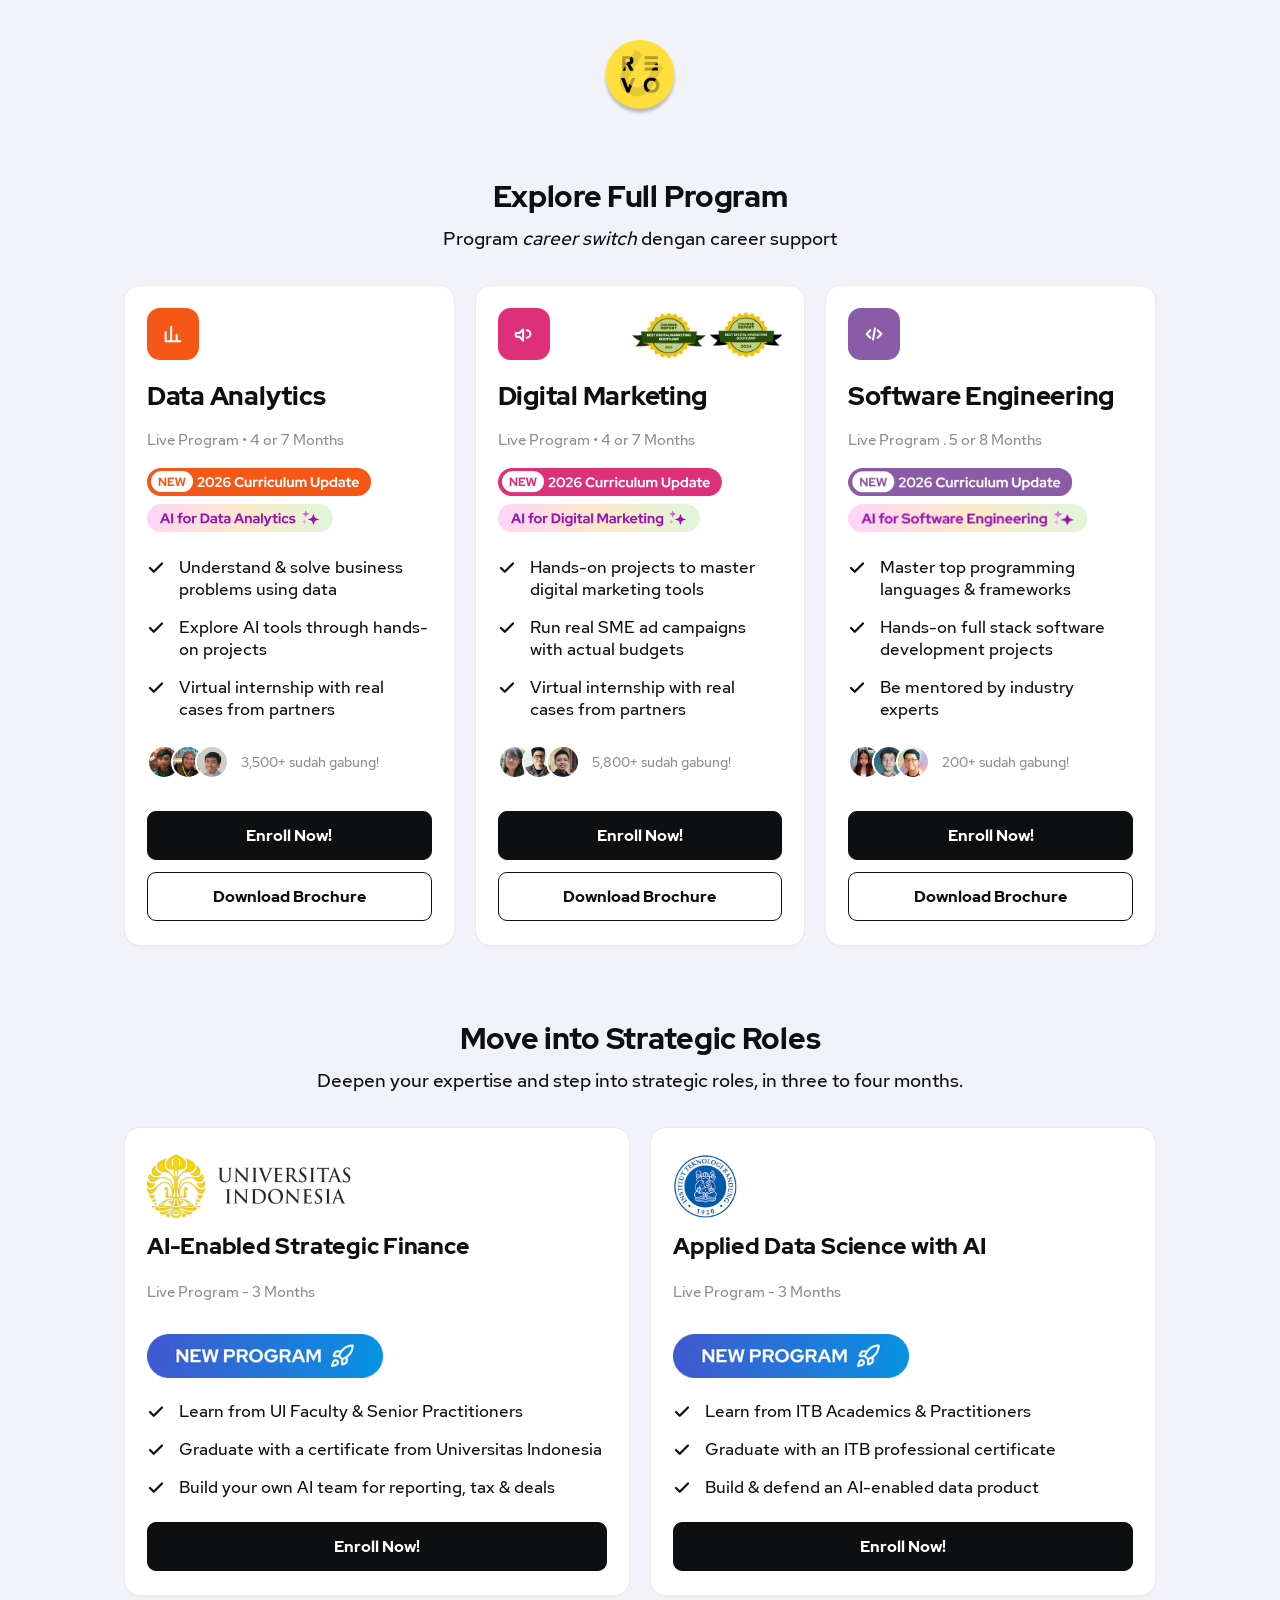
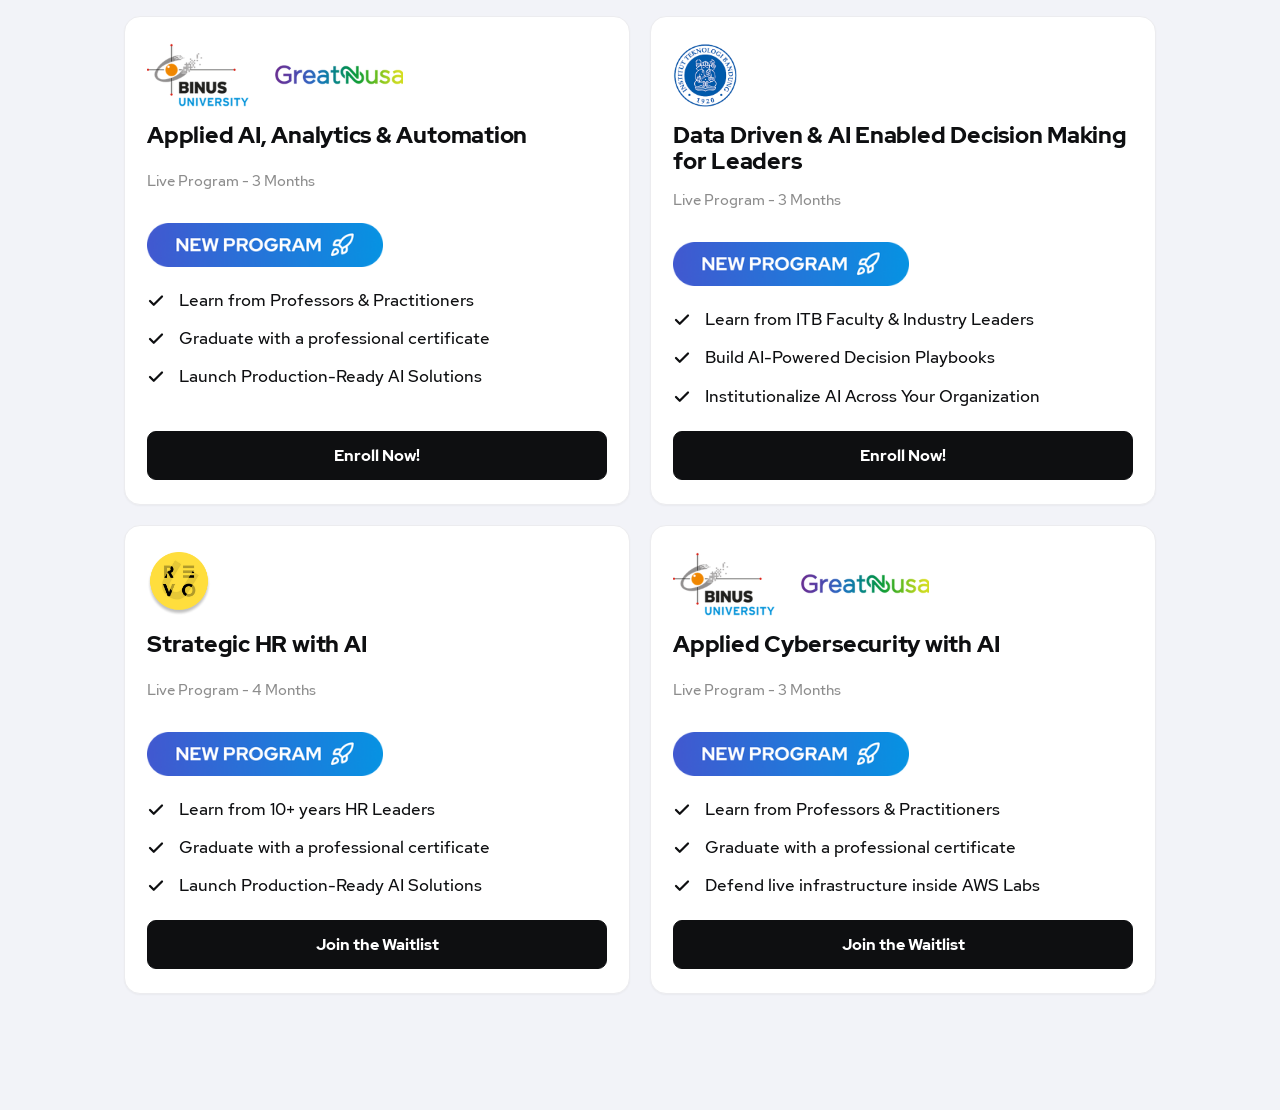
<file: full-program/index.html>
<!DOCTYPE html>
<html lang="id">
<head>
<meta charset="UTF-8">
<meta name="viewport" content="width=device-width, initial-scale=1.0">
<title>Apply Fullstack | RevoU</title>
<link rel="icon" type="image/png" href="/full-program/assets/img/favicon.png">
<link rel="apple-touch-icon" href="/full-program/assets/img/favicon.png">
<link rel="stylesheet" href="/full-program/styles.css?v=7">
</head>
<body>

  <!-- Logo (real extracted RevoU brand mark) -->
  <header class="site-logo">
    <img src="/full-program/assets/img/revou-logo.png" alt="RevoU" width="76" height="76">
  </header>

  <!-- ============ FULL PROGRAM ============ -->
  <section class="wrap">
    <h2 class="section-title">Explore Full Program</h2>
    <p class="section-sub">Program <em>career switch</em> dengan career support</p>

    <div class="cards">

      <!-- Data Analytics -->
      <article class="card">
        <div class="card-top">
          <span class="icon-sq" style="background:#F55717">
            <svg viewBox="0 0 24 24" width="22" height="22" fill="none" stroke="#fff" stroke-width="2.2" stroke-linecap="round" stroke-linejoin="round"><path d="M4 20V10M10 20V4M16 20v-7M4 20h16"/></svg>
          </span>
        </div>
        <h3 class="prog-title">Data Analytics</h3>
        <p class="prog-meta">Live Program &bull; 4 or 7 Months</p>

        <div class="pills">
          <img class="pill-img" src="/full-program/assets/img/pill-da-curri.png" alt="NEW 2026 Curriculum Update">
          <img class="pill-img" src="/full-program/assets/img/pill-da-ai.png" alt="AI for Data Analytics">
        </div>

        <ul class="checks">
          <li>Understand &amp; solve business problems using data</li>
          <li>Explore AI tools through hands-on projects</li>
          <li>Virtual internship with real cases from partners</li>
        </ul>

        <div class="joined">
          <div class="avatars">
            <img src="/full-program/assets/img/da-circle-1.webp" alt="">
            <img src="/full-program/assets/img/da-circle-2.webp" alt="">
            <img src="/full-program/assets/img/da-circle-3.webp" alt="">
          </div>
          <span>3,500+ sudah gabung!</span>
        </div>

        <a class="btn btn-dark" href="https://www.revou.co/data-analytics" target="_blank" rel="noopener noreferrer">Enroll Now!</a>
        <a class="btn btn-outline" href="https://revou-brochure.paperform.co/?" target="_blank" rel="noopener noreferrer">Download Brochure</a>
      </article>

      <!-- Digital Marketing -->
      <article class="card">
        <div class="card-top">
          <span class="icon-sq" style="background:#DE3078">
            <svg viewBox="0 0 24 24" width="22" height="22" fill="none" stroke="#fff" stroke-width="2.2" stroke-linecap="round" stroke-linejoin="round"><path d="M3 11v3a1 1 0 0 0 1 1h3l4 4V7L7 11H4a1 1 0 0 0-1 0z"/><path d="M15 8a4 4 0 0 1 0 8"/></svg>
          </span>
          <img class="awards" src="/full-program/assets/img/award-dm.png" alt="Best Digital Marketing Bootcamp 2023 &amp; 2024">
        </div>
        <h3 class="prog-title">Digital Marketing</h3>
        <p class="prog-meta">Live Program &bull; 4 or 7 Months</p>

        <div class="pills">
          <img class="pill-img" src="/full-program/assets/img/pill-dm-curri.png" alt="NEW 2026 Curriculum Update">
          <img class="pill-img" src="/full-program/assets/img/pill-dm-ai.png" alt="AI for Digital Marketing">
        </div>

        <ul class="checks">
          <li>Hands-on projects to master digital marketing tools</li>
          <li>Run real SME ad campaigns with actual budgets</li>
          <li>Virtual internship with real cases from partners</li>
        </ul>

        <div class="joined">
          <div class="avatars">
            <img src="/full-program/assets/img/dm-circle-1.webp" alt="">
            <img src="/full-program/assets/img/dm-circle-2.webp" alt="">
            <img src="/full-program/assets/img/dm-circle-3.webp" alt="">
          </div>
          <span>5,800+ sudah gabung!</span>
        </div>

        <a class="btn btn-dark" href="https://www.revou.co/digital-marketing" target="_blank" rel="noopener noreferrer">Enroll Now!</a>
        <a class="btn btn-outline" href="https://revou-brochure.paperform.co/?" target="_blank" rel="noopener noreferrer">Download Brochure</a>
      </article>

      <!-- Software Engineering -->
      <article class="card">
        <div class="card-top">
          <span class="icon-sq" style="background:#8A5BA6">
            <svg viewBox="0 0 24 24" width="22" height="22" fill="none" stroke="#fff" stroke-width="2.2" stroke-linecap="round" stroke-linejoin="round"><path d="M8 8l-4 4 4 4M16 8l4 4-4 4M13 6l-2 12"/></svg>
          </span>
        </div>
        <h3 class="prog-title">Software Engineering</h3>
        <p class="prog-meta">Live Program . 5 or 8 Months</p>

        <div class="pills">
          <img class="pill-img" src="/full-program/assets/img/pill-swe-curri.png" alt="NEW 2026 Curriculum Update">
          <img class="pill-img" src="/full-program/assets/img/pill-swe-ai.png" alt="AI for Software Engineering">
        </div>

        <ul class="checks">
          <li>Master top programming languages &amp; frameworks</li>
          <li>Hands-on full stack software development projects</li>
          <li>Be mentored by industry experts</li>
        </ul>

        <div class="joined">
          <div class="avatars">
            <img src="/full-program/assets/img/swe-circle-1.webp" alt="">
            <img src="/full-program/assets/img/swe-circle-2.webp" alt="">
            <img src="/full-program/assets/img/swe-circle-3.webp" alt="">
          </div>
          <span>200+ sudah gabung!</span>
        </div>

        <a class="btn btn-dark" href="https://www.revou.co/software-engineering" target="_blank" rel="noopener noreferrer">Enroll Now!</a>
        <a class="btn btn-outline" href="https://revou-brochure.paperform.co/?" target="_blank" rel="noopener noreferrer">Download Brochure</a>
      </article>

    </div>
  </section>

  <!-- ============ STRATEGIC ROLES ============ -->
  <section class="wrap">
    <h2 class="section-title">Move into Strategic Roles</h2>
    <p class="section-sub">Deepen your expertise and step into strategic roles, in three to four months.</p>

    <div class="cards cards-2">

      <!-- UI Strategic Finance -->
      <article class="card card-uni">
        <div class="uni-logo"><img src="/full-program/assets/img/ui-logo.png" alt="Universitas Indonesia"></div>
        <h3 class="prog-title">AI-Enabled Strategic Finance</h3>
        <p class="prog-meta">Live Program - 3 Months</p>
        <img class="new-badge" src="/full-program/assets/img/new-program.png" alt="New Program">
        <ul class="checks">
          <li>Learn from UI Faculty &amp; Senior Practitioners</li>
          <li>Graduate with a certificate from Universitas Indonesia</li>
          <li>Build your own AI team for reporting, tax &amp; deals</li>
        </ul>
        <a class="btn btn-dark" href="https://www.revou.co/ui-finance" target="_self">Enroll Now!</a>
      </article>

      <!-- ITB Applied Data Science -->
      <article class="card card-uni">
        <div class="uni-logo"><img src="/full-program/assets/img/itblogo.png" alt="ITB" style="height:64px"></div>
        <h3 class="prog-title">Applied Data Science with AI</h3>
        <p class="prog-meta">Live Program - 3 Months</p>
        <img class="new-badge" src="/full-program/assets/img/new-program.png" alt="New Program">
        <ul class="checks">
          <li>Learn from ITB Academics &amp; Practitioners</li>
          <li>Graduate with an ITB professional certificate</li>
          <li>Build &amp; defend an AI-enabled data product</li>
        </ul>
        <a class="btn btn-dark" href="https://www.revou.co/itb-applied-data-science" target="_self">Enroll Now!</a>
      </article>

      <!-- Applied AI -->
      <article class="card card-uni">
        <div class="uni-logo"><img src="/full-program/assets/img/uni-group10.png" alt="BINUS University &amp; GreatNusa"></div>
        <h3 class="prog-title">Applied AI, Analytics &amp; Automation</h3>
        <p class="prog-meta">Live Program - 3 Months</p>
        <img class="new-badge" src="/full-program/assets/img/new-program.png" alt="New Program">
        <ul class="checks">
          <li>Learn from Professors &amp; Practitioners</li>
          <li>Graduate with a professional certificate</li>
          <li>Launch Production-Ready AI Solutions</li>
        </ul>
        <a class="btn btn-dark" href="http://revou.co/applied-ai-automation" target="_self">Enroll Now!</a>
      </article>

      <!-- ITB Leaders -->
      <article class="card card-uni">
        <div class="uni-logo"><img src="/full-program/assets/img/itblogo.png" alt="ITB" style="height:64px"></div>
        <h3 class="prog-title">Data Driven &amp; AI Enabled Decision Making for Leaders</h3>
        <p class="prog-meta">Live Program - 3 Months</p>
        <img class="new-badge" src="/full-program/assets/img/new-program.png" alt="New Program">
        <ul class="checks">
          <li>Learn from ITB Faculty &amp; Industry Leaders</li>
          <li>Build AI-Powered Decision Playbooks</li>
          <li>Institutionalize AI Across Your Organization</li>
        </ul>
        <a class="btn btn-dark" href="https://www.revou.co/itb-data-ai-decision-making" target="_self">Enroll Now!</a>
      </article>

      <!-- Strategic HR -->
      <article class="card card-uni">
        <!-- RevoU-only program, so the partner slot carries the RevoU mark. -->
        <div class="uni-logo"><img src="/full-program/assets/img/revou-logo.png" alt="RevoU" style="height:64px"></div>
        <h3 class="prog-title">Strategic HR with AI</h3>
        <p class="prog-meta">Live Program - 4 Months</p>
        <img class="new-badge" src="/full-program/assets/img/new-program.png" alt="New Program">
        <ul class="checks">
          <li>Learn from 10+ years HR Leaders</li>
          <li>Graduate with a professional certificate</li>
          <li>Launch Production-Ready AI Solutions</li>
        </ul>
        <a class="btn btn-dark" href="https://www.revou.co/strategic-hr" target="_self">Join the Waitlist</a>
      </article>

      <!-- Cybersecurity -->
      <article class="card card-uni">
        <div class="uni-logo"><img src="/full-program/assets/img/uni-group10.png" alt="BINUS University &amp; GreatNusa"></div>
        <h3 class="prog-title">Applied Cybersecurity with AI</h3>
        <p class="prog-meta">Live Program - 3 Months</p>
        <img class="new-badge" src="/full-program/assets/img/new-program.png" alt="New Program">
        <ul class="checks">
          <li>Learn from Professors &amp; Practitioners</li>
          <li>Graduate with a professional certificate</li>
          <li>Defend live infrastructure inside AWS Labs</li>
        </ul>
        <a class="btn btn-dark" href="http://revou.co/binus-applied-cybersecurity" target="_self">Join the Waitlist</a>
      </article>

    </div>
  </section>

  <!-- Forward ALL incoming URL parameters (utm_source, utm_medium, utm_campaign,
       utm_content, utm_ops, o, and any others) to every CTA. The URL API guarantees
       the first parameter is joined with "?" and the rest with "&" — so a link with no
       existing query never gets a malformed "&..." (which caused the 400). -->
  <script>
    (function () {
      var incoming = new URLSearchParams(window.location.search);
      var pairs = [];
      incoming.forEach(function (value, key) { pairs.push([key, value]); });
      if (!pairs.length) return;

      document.querySelectorAll('a.btn').forEach(function (a) {
        var raw = a.getAttribute('href');
        if (!raw) return;
        try {
          var url = new URL(raw, window.location.href);
          pairs.forEach(function (p) { url.searchParams.set(p[0], p[1]); });
          a.setAttribute('href', url.toString());
        } catch (e) { /* leave href untouched if it can't be parsed */ }
      });
    })();
  </script>

</body>
</html>
</file>
<file: full-program/styles.css>
/* ===== Fonts: Rosa Sans (extracted from RevoU) ===== */
@font-face {
  font-family: 'Rosa Sans';
  src: url('/full-program/assets/fonts/rosa-sans-regular.woff2') format('woff2'),
       url('/full-program/assets/fonts/rosa-sans-regular.woff') format('woff');
  font-weight: 400;
  font-style: normal;
  font-display: swap;
}
@font-face {
  font-family: 'Rosa Sans';
  src: url('/full-program/assets/fonts/rosa-sans-bold.woff2') format('woff2'),
       url('/full-program/assets/fonts/rosa-sans-bold.woff') format('woff');
  font-weight: 700;
  font-style: normal;
  font-display: swap;
}

:root{
  --ink:#0E0F11;
  --muted:#8D8D8D;
  --page:#F2F3F8;
  --card:#FFFFFF;
  --border:#ECECEF;
}

*{ box-sizing:border-box; margin:0; padding:0; }
body{
  font-family:'Rosa Sans', Arial, Helvetica, sans-serif;
  background:var(--page);
  color:var(--ink);
  -webkit-font-smoothing:antialiased;
  padding-bottom:80px;
}

/* Logo */
.site-logo{ display:flex; justify-content:center; padding:40px 0 24px; }
.site-logo img{ width:76px; height:76px; object-fit:contain; }

/* Section */
.wrap{ max-width:1080px; margin:0 auto; padding:36px 24px; }
.section-title{
  text-align:center;
  font-weight:700;
  font-size:30px;
  letter-spacing:-.01em;
}
.section-sub{
  text-align:center;
  font-size:19px;
  margin-top:10px;
  margin-bottom:34px;
}
.section-sub em{ font-style:italic; }

/* Card grid */
.cards{
  display:grid;
  grid-template-columns:repeat(3,1fr);
  gap:20px;
  align-items:stretch;
}
.cards-3{
  display:grid;
  grid-template-columns:repeat(3,1fr);
  gap:20px;
  align-items:stretch;
}
/* Strategic roles: 4 cards in a 2x2, matching revou.co/important-links */
.cards-2{
  display:grid;
  grid-template-columns:repeat(2,1fr);
  gap:20px;
  align-items:stretch;
}

.card{
  background:var(--card);
  border:1px solid var(--border);
  border-radius:16px;
  padding:22px 22px 24px;
  display:flex;
  flex-direction:column;
  box-shadow:0 1px 2px rgba(16,15,17,.04);
}

/* Card top row */
.card-top{
  display:flex;
  align-items:flex-start;
  justify-content:space-between;
  min-height:52px;
  margin-bottom:22px;
}
.icon-sq{
  width:52px; height:52px;
  border-radius:13px;
  display:inline-flex;
  align-items:center;
  justify-content:center;
  flex:0 0 auto;
}
.awards{ height:52px; width:auto; max-width:58%; object-fit:contain; object-position:right top; }

/* Titles */
.prog-title{
  font-weight:700;
  font-size:26px;
  line-height:1.12;
  letter-spacing:-.01em;
  min-height:32px;
}
.prog-meta{
  color:var(--muted);
  font-size:15px;
  margin:16px 0 18px;
}

/* Pills (real extracted images) */
.pills{ display:flex; flex-direction:column; align-items:flex-start; gap:8px; margin-bottom:4px; }
.pill-img{ height:28px; width:auto; max-width:100%; object-fit:contain; object-position:left; display:block; }

/* Checklist */
.checks{
  list-style:none;
  margin:20px 0 24px;
  display:flex;
  flex-direction:column;
  gap:16px;
}
.checks li{
  position:relative;
  padding-left:32px;
  font-size:17px;
  line-height:1.3;
}
.checks li::before{
  content:"";
  position:absolute;
  left:0; top:3px;
  width:18px; height:18px;
  background:no-repeat center/contain
    url("data:image/svg+xml,%3Csvg xmlns='http://www.w3.org/2000/svg' viewBox='0 0 24 24' fill='none' stroke='%230E0F11' stroke-width='3' stroke-linecap='round' stroke-linejoin='round'%3E%3Cpath d='M20 6L9 17l-5-5'/%3E%3C/svg%3E");
}

/* Joined avatars */
.joined{
  display:flex;
  align-items:center;
  gap:12px;
  margin-top:auto;
  margin-bottom:20px;
}
.avatars{ display:flex; }
.avatars img{
  width:34px; height:34px;
  border-radius:50%;
  border:2px solid #fff;
  object-fit:cover;
  margin-left:-10px;
  background:#ddd;
}
.avatars img:first-child{ margin-left:0; }
.joined span{ color:var(--muted); font-size:14px; }

/* Buttons */
.btn{
  display:block;
  text-align:center;
  text-decoration:none;
  font-weight:700;
  font-size:16px;
  padding:13px 16px;
  border-radius:9px;
  border:1.5px solid #0E0F11;
  margin-top:12px;
  transition:opacity .15s ease, background .15s ease;
}
.btn-dark{ background:#0E0F11; color:#fff; }
.btn-dark:hover{ opacity:.88; }
.btn-outline{ background:#fff; color:#0E0F11; }
.btn-outline:hover{ background:#f5f5f7; }

/* University cards */
.card-uni{ padding-top:26px; }
.uni-logo{ min-height:64px; display:flex; align-items:center; gap:18px; margin-bottom:16px; }
.uni-logo img{ max-height:64px; max-width:88%; width:auto; object-fit:contain; object-position:left; }
.card-uni .prog-title{ font-size:23px; }
.new-badge{
  display:block;
  height:44px; width:auto; max-width:100%;
  object-fit:contain; object-position:left;
  margin:14px 0 6px;
}
.card-uni .checks{ margin-top:16px; }
.card-uni .btn{ margin-top:auto; }

.checks-pad{ margin-top:24px; }

/* Accreditation row */
.accred{
  display:flex; align-items:center; justify-content:center;
  gap:34px; padding:20px 24px 10px;
}
.accred img{ height:46px; width:auto; object-fit:contain; }

/* Responsive */
@media (max-width:1080px){
  .cards{ grid-template-columns:repeat(2,1fr); max-width:680px; margin:0 auto; }
}
@media (max-width:900px){
  .cards-3{ grid-template-columns:1fr; max-width:460px; margin:0 auto; }
}
@media (max-width:760px){
  .cards-2{ grid-template-columns:1fr; max-width:460px; margin:0 auto; }
}
@media (max-width:640px){
  .cards{ grid-template-columns:1fr; max-width:460px; }
}
</file>
